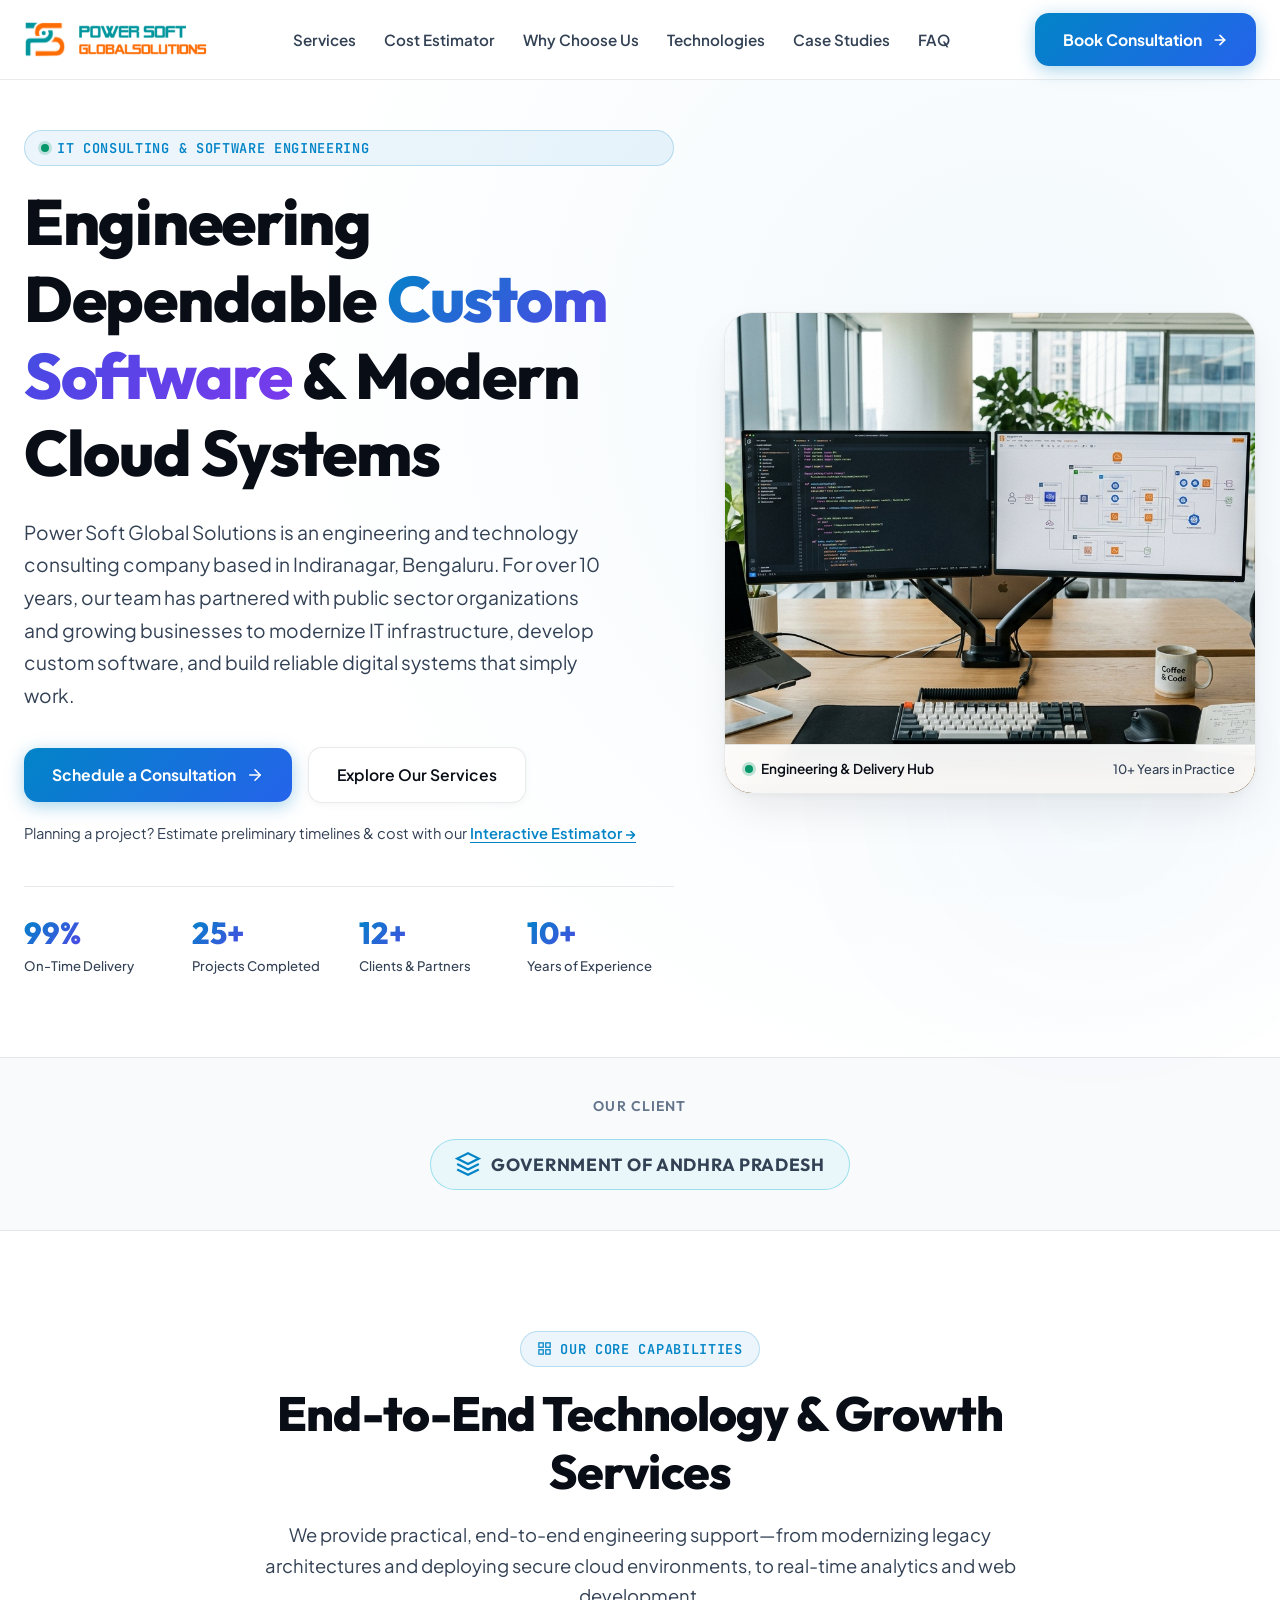
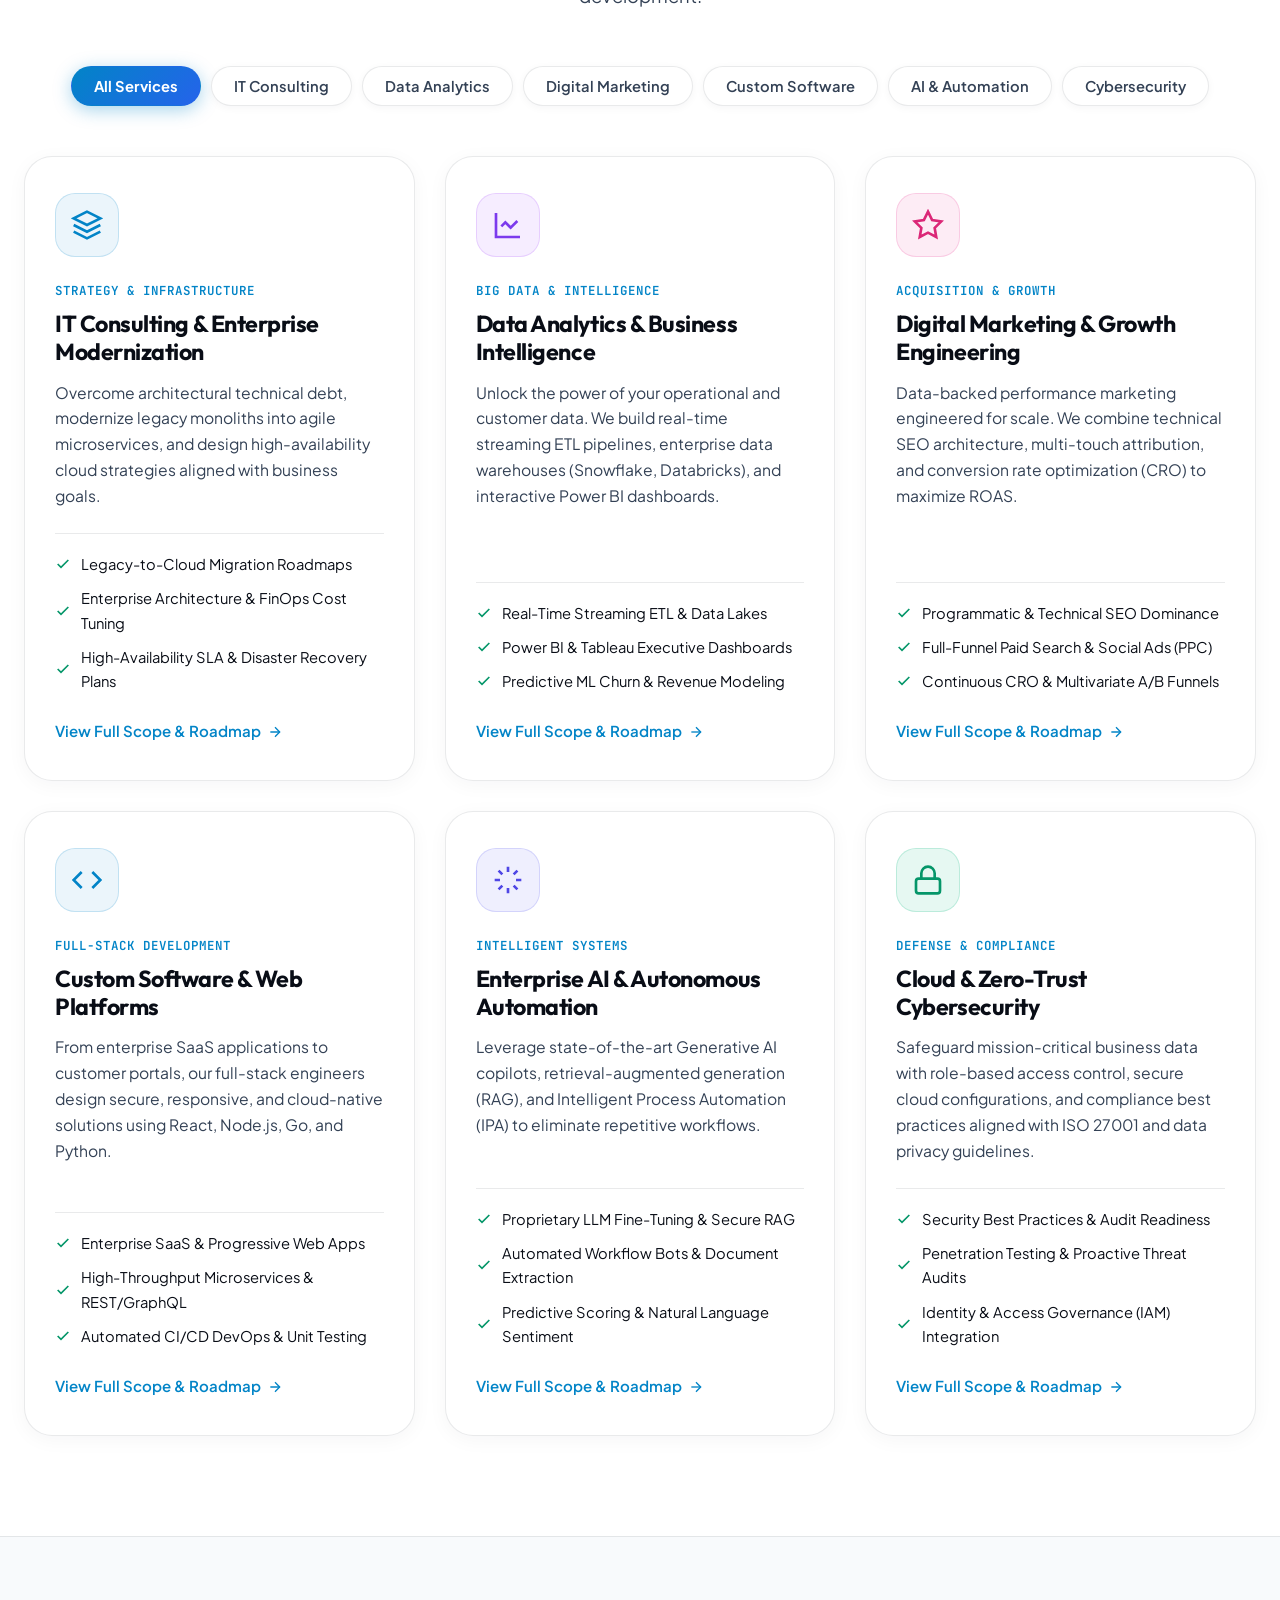
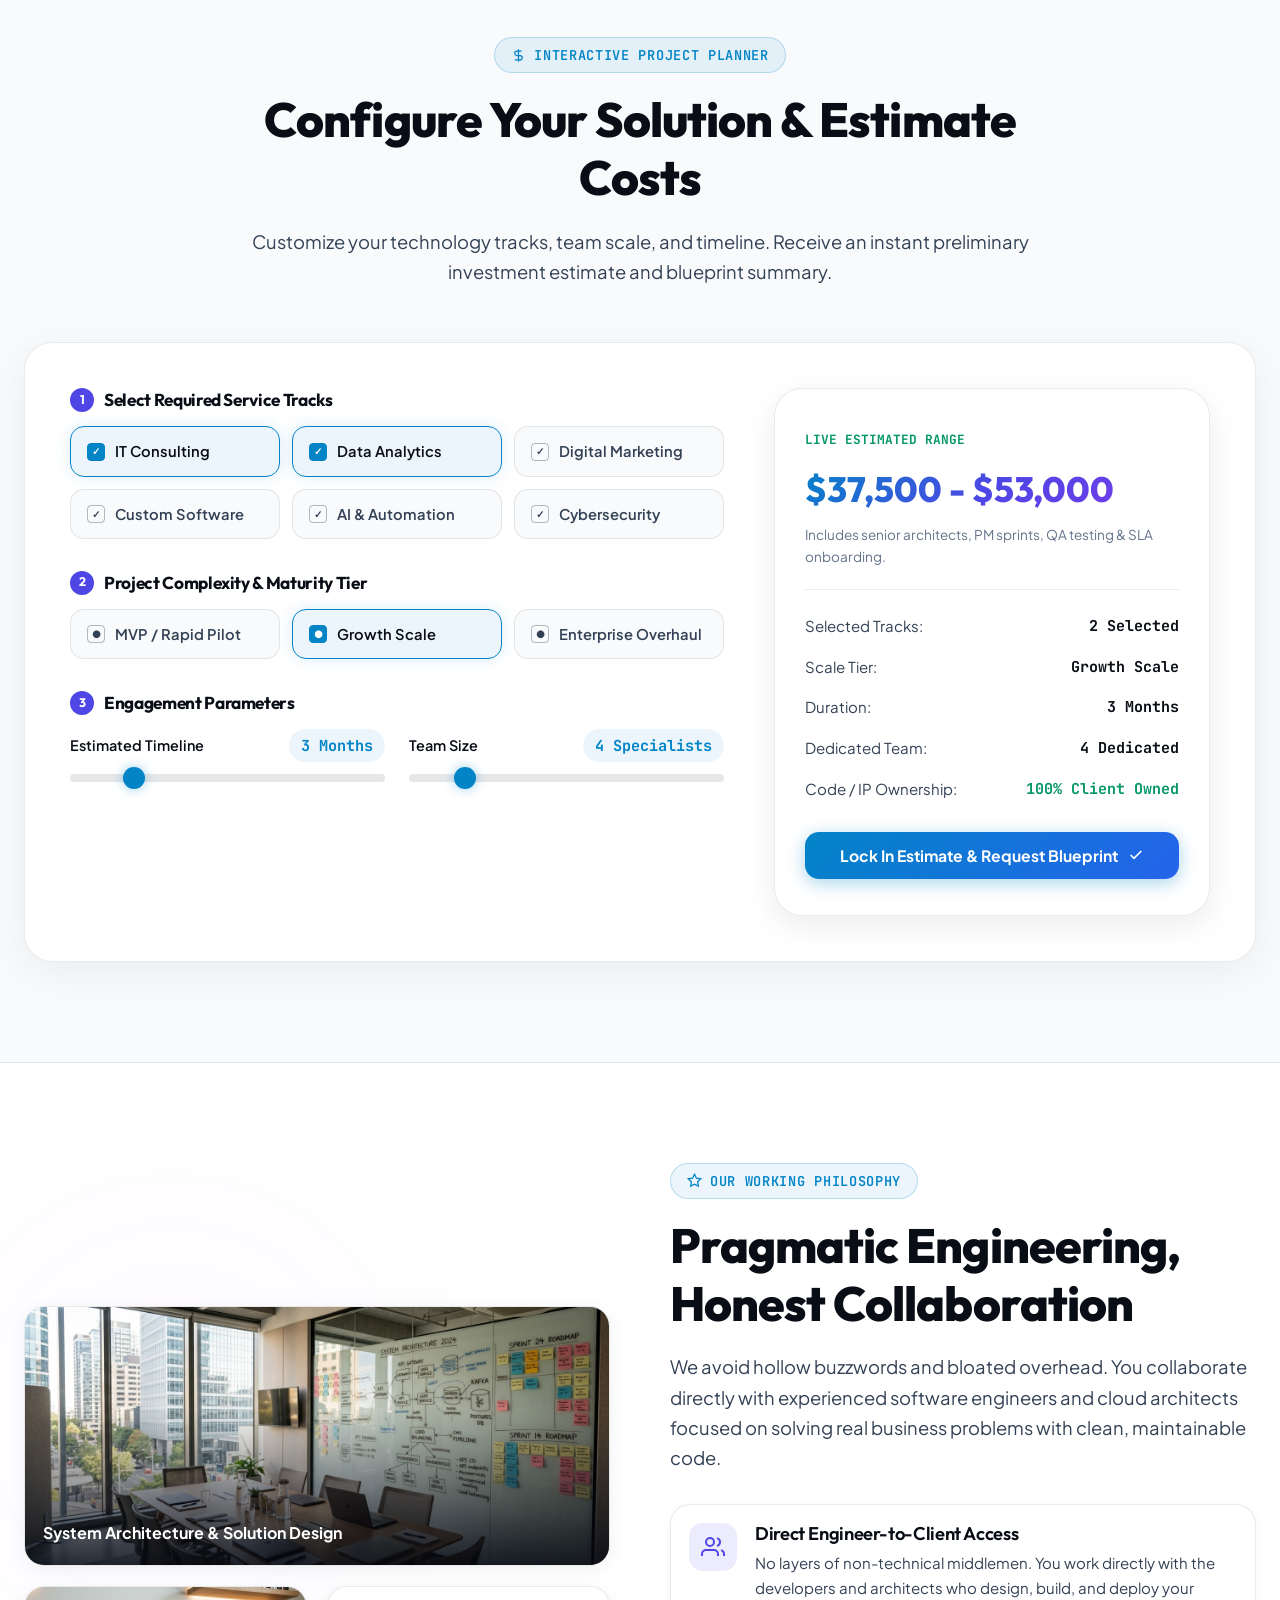
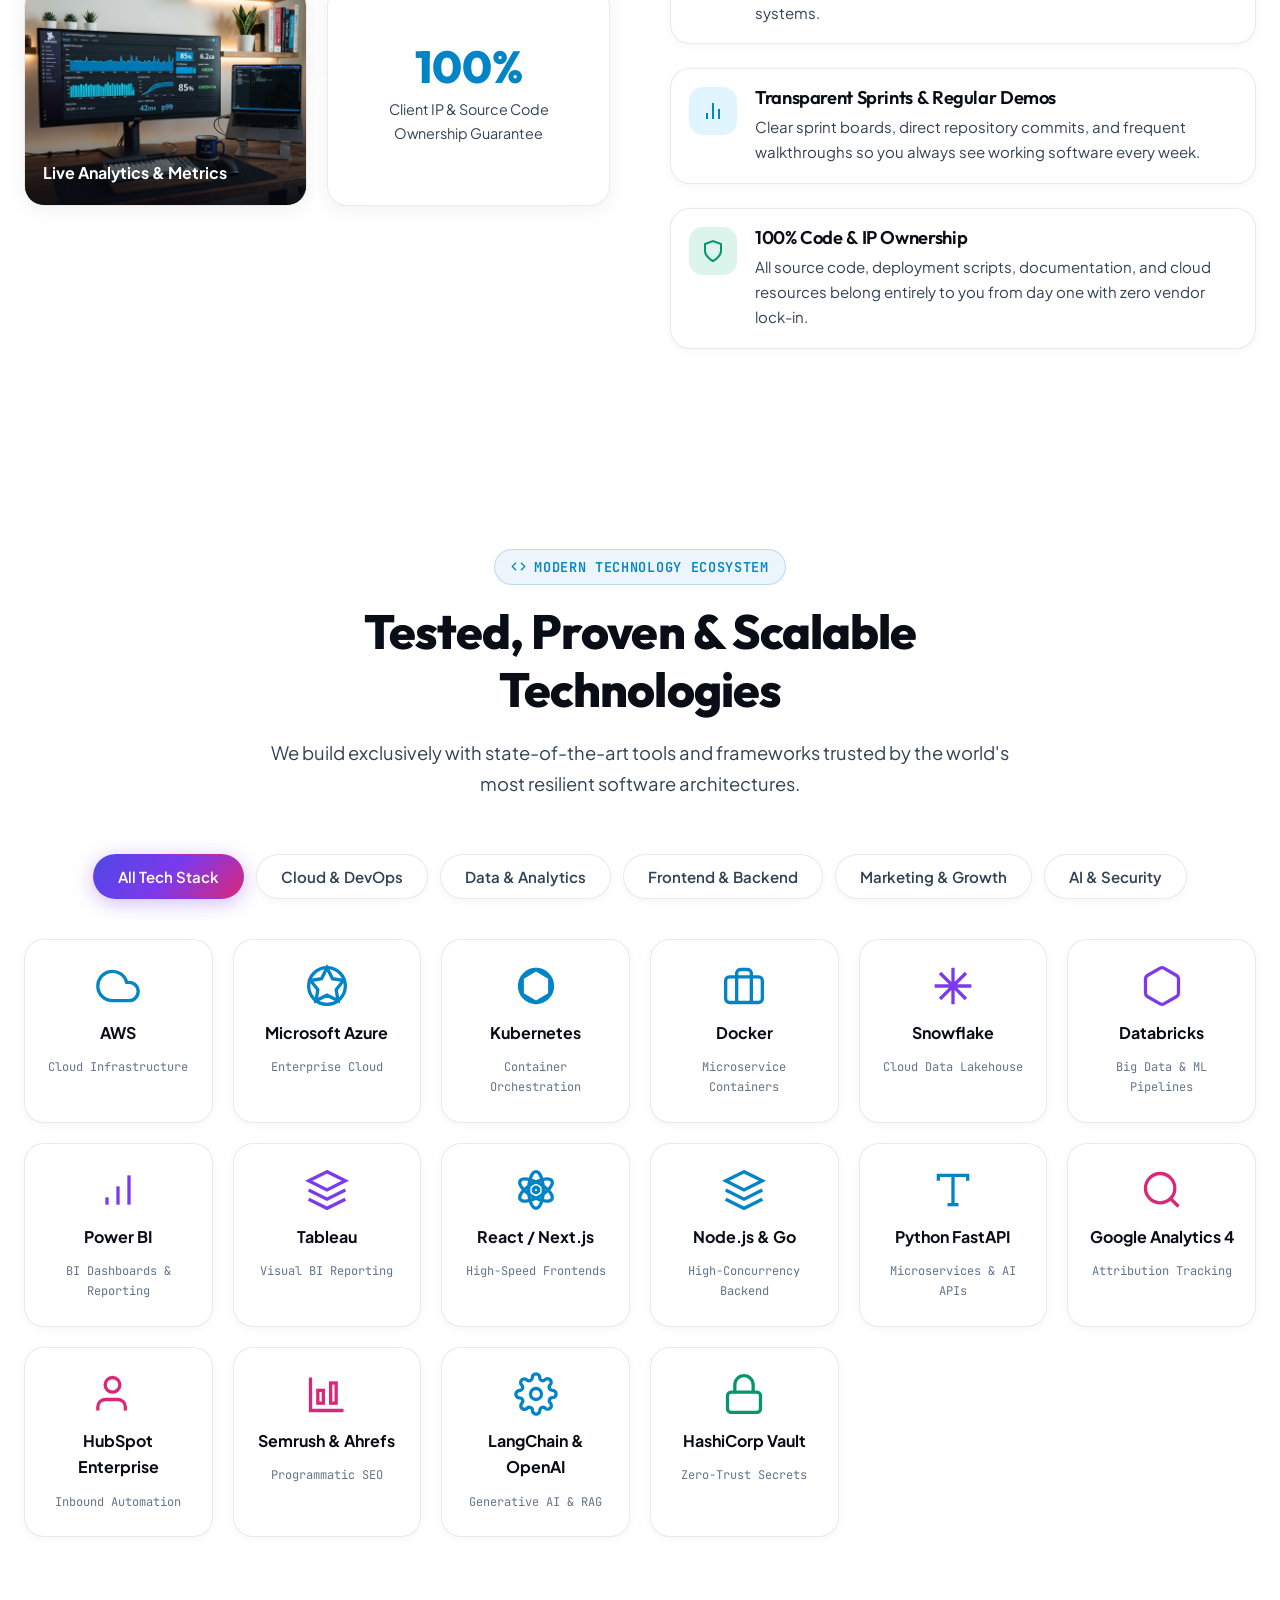
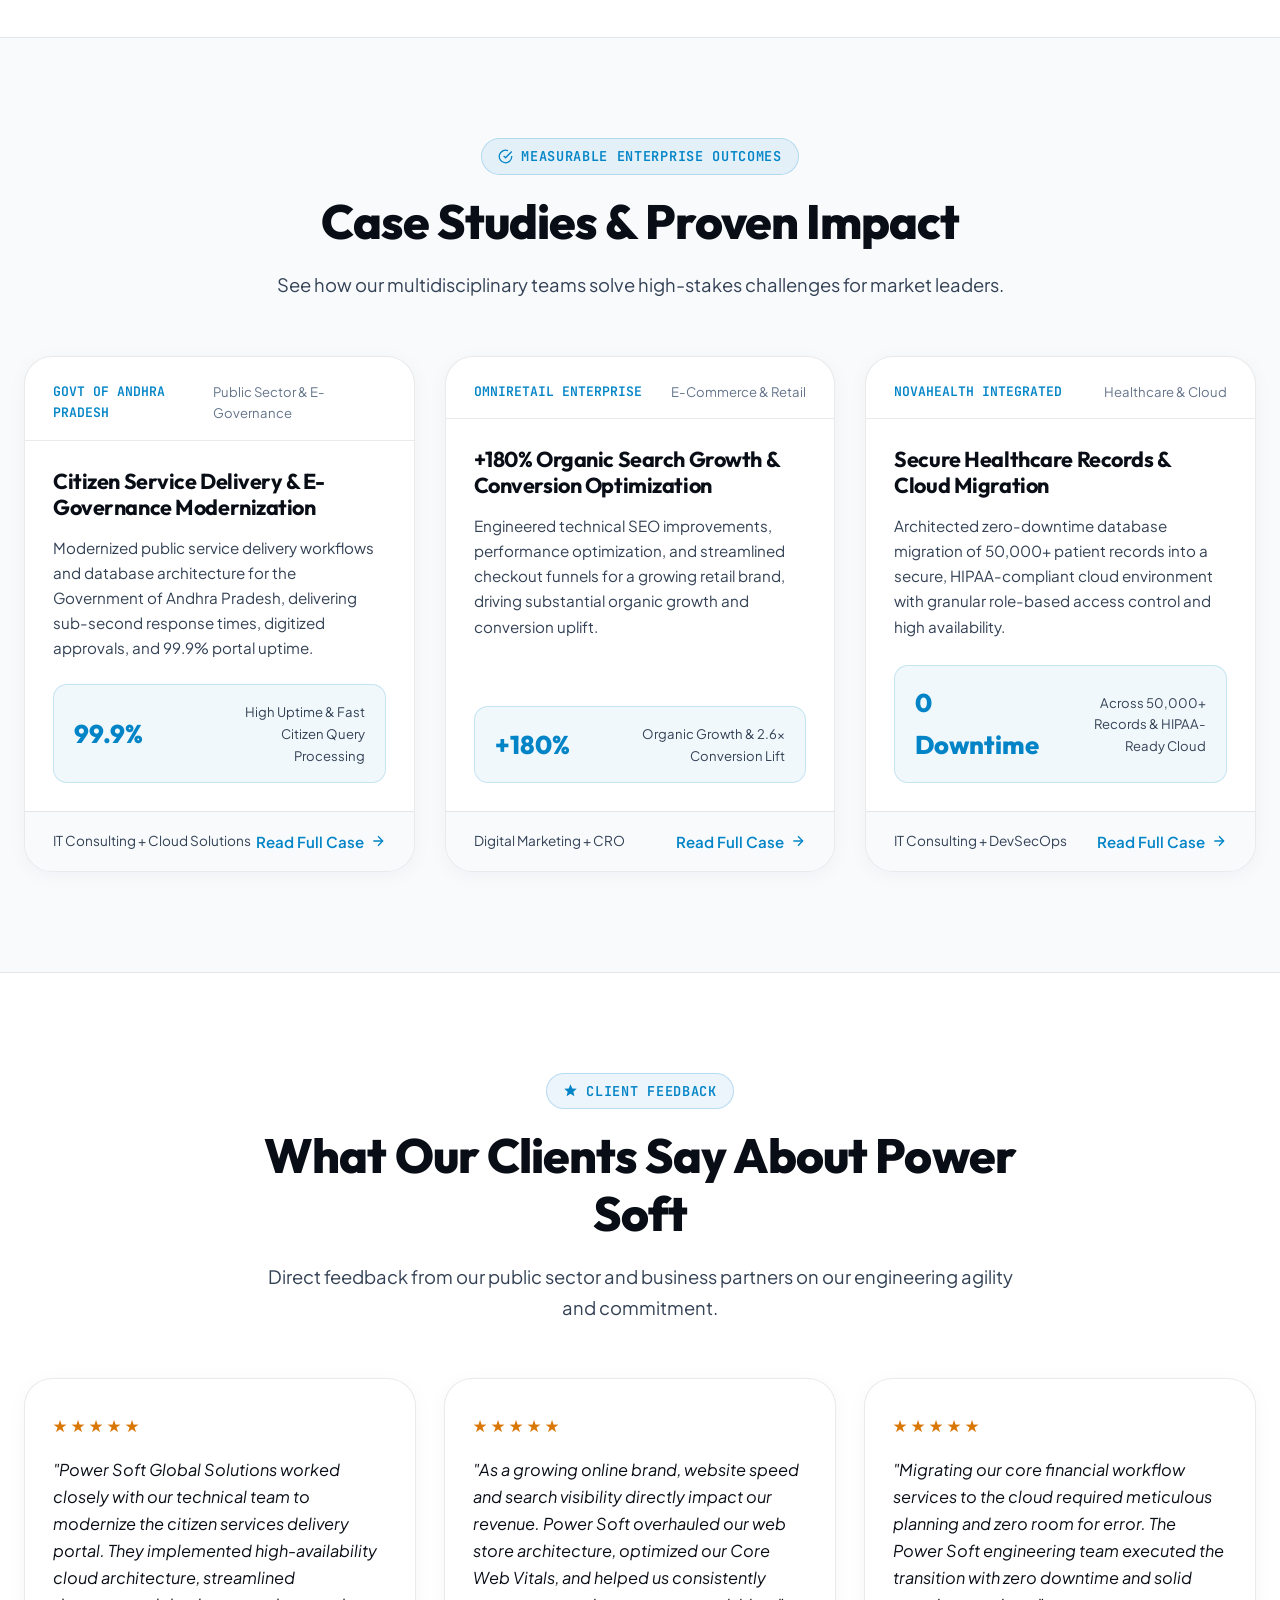
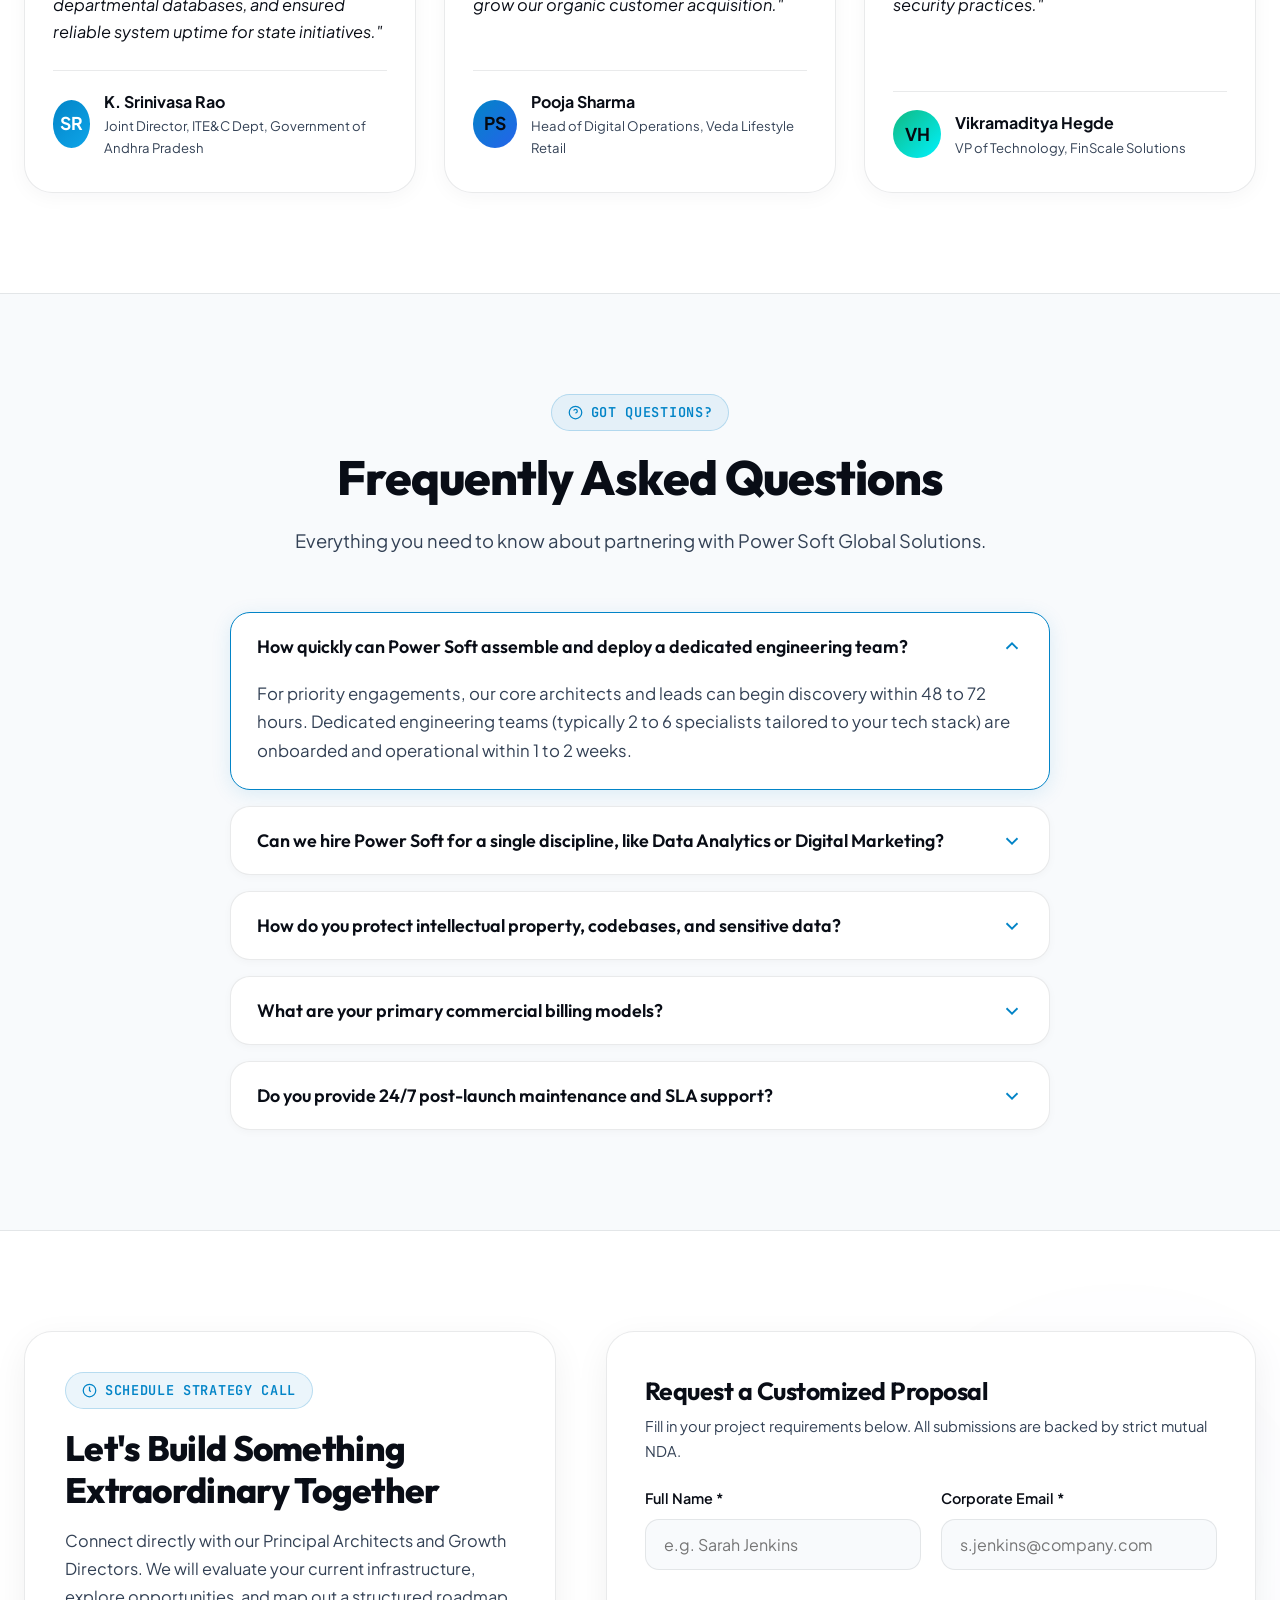
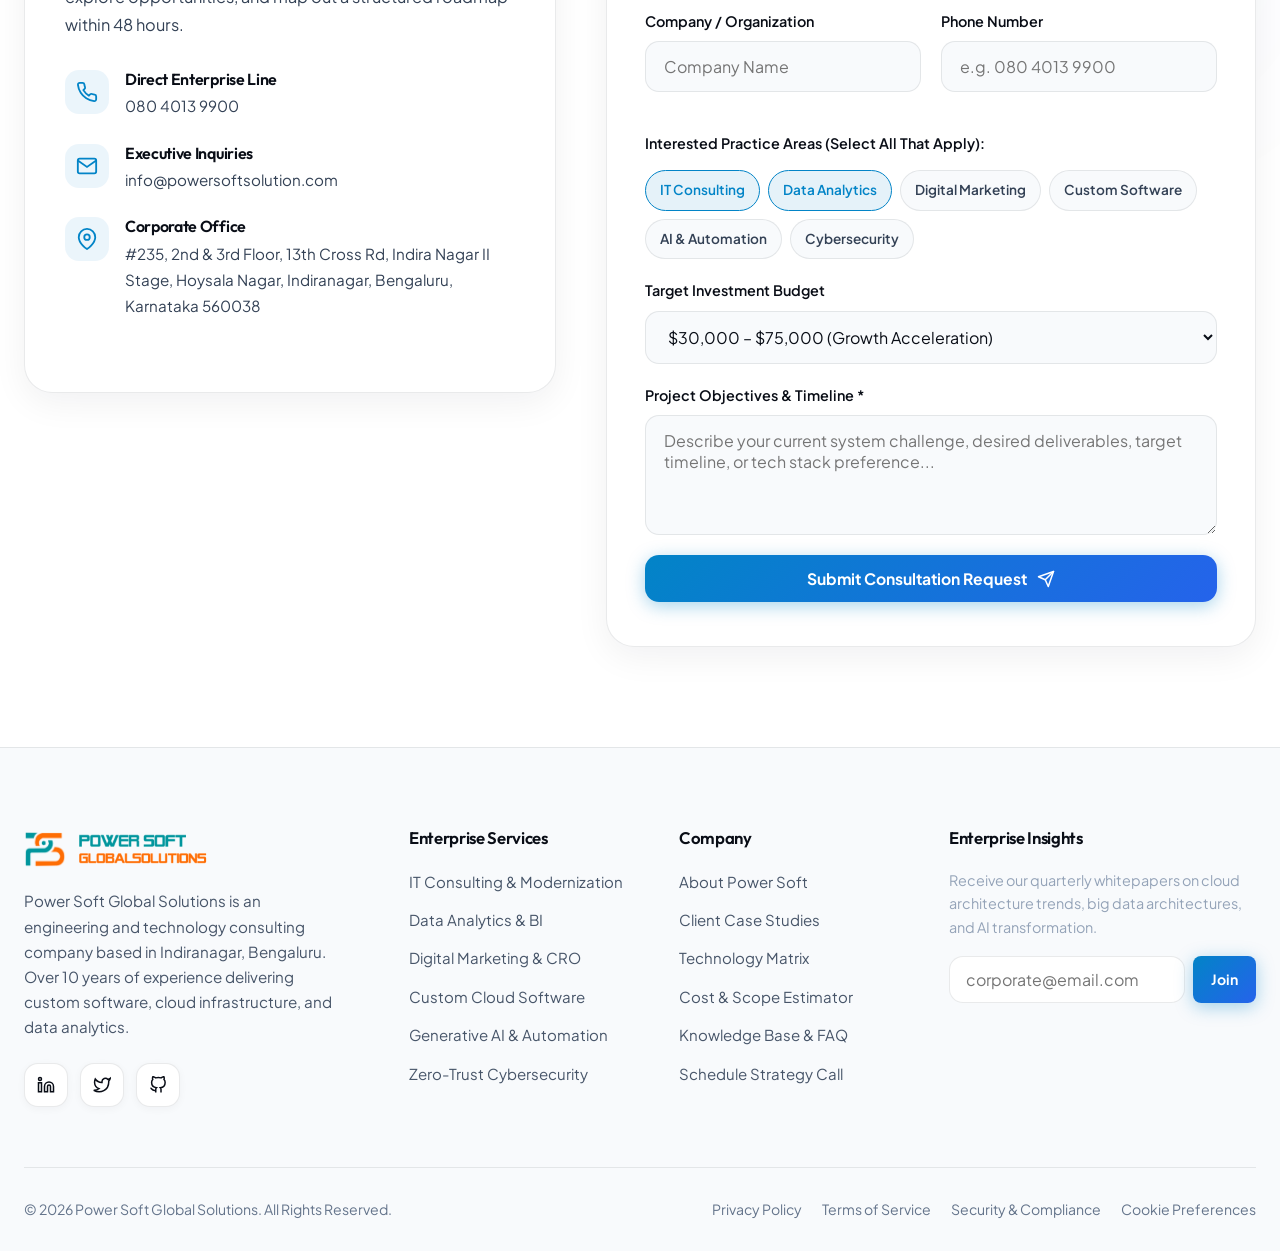
<file: index.html>
<!DOCTYPE html>
<html lang="en" data-theme="light">

<head>
  <meta charset="UTF-8">
  <meta name="viewport" content="width=device-width, initial-scale=1.0, maximum-scale=1.0, user-scalable=0">

  <!-- Primary SEO Meta Tags -->
  <title>Power Soft Global Solutions | IT Consulting, Data Analytics & Digital Marketing</title>
  <meta name="title" content="Power Soft Global Solutions | IT Consulting, Data Analytics & Digital Marketing">
  <meta name="description"
    content="Power Soft Global Solutions delivers enterprise IT Consulting, Data Analytics, Digital Marketing, AI Automation, and Cloud Engineering to accelerate global enterprise growth.">
  <meta name="keywords"
    content="IT Consulting, Data Analytics, Digital Marketing, Cloud Solutions, Enterprise Software, Power Soft Global Solutions, Business Intelligence, Big Data, Machine Learning, SEO, Performance Marketing">
  <meta name="author" content="Power Soft Global Solutions">
  <meta name="robots" content="index, follow">

  <!-- Open Graph / Facebook -->
  <meta property="og:type" content="website">
  <meta property="og:url" content="https://powersoftglobalsolutions.com/">
  <meta property="og:title" content="Power Soft Global Solutions | IT Consulting, Data Analytics & Digital Marketing">
  <meta property="og:description"
    content="Power Soft Global Solutions provides IT consulting, custom software development, cloud infrastructure, and data analytics based in Indiranagar, Bengaluru. Over 10 years of engineering experience.">
  <meta property="og:image" content="assets/images/hero-tech.jpg">

  <!-- Twitter -->
  <meta property="twitter:card" content="summary_large_image">
  <meta property="twitter:url" content="https://powersoftglobalsolutions.com/">
  <meta property="twitter:title" content="Power Soft Global Solutions | IT Consulting, Custom Software & Cloud Systems">
  <meta property="twitter:description"
    content="Power Soft Global Solutions provides IT consulting, custom software development, cloud infrastructure, and data analytics based in Indiranagar, Bengaluru. Over 10 years of engineering experience.">
  <meta property="twitter:image" content="assets/images/hero-tech.jpg">

  <!-- Favicon -->
  <link rel="icon" type="image/png" href="assets/images/logo.png">

  <!-- Stylesheet -->
  <link rel="stylesheet" href="css/style.css">
</head>

<body>

  <!-- Netlify Forms: Hidden form for Netlify build scanner to register the form -->
  <form name="consultation-request" data-netlify="true" data-netlify-honeypot="bot-field" style="display:none">
    <input name="full-name">
    <input name="email">
    <input name="company">
    <input name="phone">
    <input name="services">
    <input name="budget">
    <textarea name="message"></textarea>
    <input name="bot-field">
  </form>

  <!-- Top Scroll Progress Bar -->
  <div id="scroll-progress" aria-hidden="true"></div>

  <!-- Ambient Glowing Background Orbs -->
  <div class="bg-ambient-orb orb-1" aria-hidden="true"></div>
  <div class="bg-ambient-orb orb-2" aria-hidden="true"></div>
  <div class="bg-ambient-orb orb-3" aria-hidden="true"></div>


  <!-- Sticky Main Header Navigation -->
  <header class="main-header" id="mainHeader">
    <div class="container nav-container">
      <a href="#hero" class="brand-logo" id="brandLogo">
        <div class="logo-symbol">
          <img src="assets/images/logo.png" alt="Power Soft Global Solutions Logo" class="logo-img">
        </div>
        <div class="logo-text-group">
          <img src="assets/images/logo-text.png" alt="Power Soft Global Solutions" class="logo-text-img">
        </div>
      </a>

      <!-- Desktop Navigation Menu -->
      <nav class="nav-links" id="desktopNav" aria-label="Primary Navigation">
        <a href="#services" class="nav-link">Services</a>
        <a href="#estimator" class="nav-link">Cost Estimator</a>
        <a href="#about" class="nav-link">Why Choose Us</a>
        <a href="#tech-stack" class="nav-link">Technologies</a>
        <a href="#case-studies" class="nav-link">Case Studies</a>
        <a href="#faq" class="nav-link">FAQ</a>
      </nav>

      <!-- Desktop Nav Actions -->
      <div class="nav-actions">
        <a href="#contact" class="btn btn-primary" id="navConsultationBtn">
          <span>Book Consultation</span>
          <svg xmlns="http://www.w3.org/2000/svg" width="16" height="16" viewBox="0 0 24 24" fill="none"
            stroke="currentColor" stroke-width="2.5" stroke-linecap="round" stroke-linejoin="round">
            <line x1="5" y1="12" x2="19" y2="12"></line>
            <polyline points="12 5 19 12 12 19"></polyline>
          </svg>
        </a>
        <button class="mobile-toggle" id="mobileNavToggle" aria-label="Open Mobile Menu">
          <svg xmlns="http://www.w3.org/2000/svg" width="28" height="28" viewBox="0 0 24 24" fill="none"
            stroke="currentColor" stroke-width="2" stroke-linecap="round" stroke-linejoin="round">
            <line x1="3" y1="12" x2="21" y2="12"></line>
            <line x1="3" y1="6" x2="21" y2="6"></line>
            <line x1="3" y1="18" x2="21" y2="18"></line>
          </svg>
        </button>
      </div>
    </div>
  </header>

  <!-- Mobile Drawer Menu -->
  <div class="drawer-overlay" id="drawerOverlay" aria-hidden="true"></div>
  <aside class="mobile-drawer" id="mobileDrawer" aria-label="Mobile Navigation Drawer">
    <div class="drawer-header">
      <div class="brand-logo">
        <div class="logo-symbol" style="width:36px; height:36px;">
          <img src="assets/images/logo.png" alt="Power Soft Global Solutions Logo" class="logo-img">
        </div>
        <div class="logo-text-group">
          <img src="assets/images/logo-text.png" alt="Power Soft Global Solutions" class="logo-text-img">
        </div>
      </div>
      <button class="btn-icon" id="drawerCloseBtn" aria-label="Close Mobile Navigation">
        <svg xmlns="http://www.w3.org/2000/svg" width="20" height="20" viewBox="0 0 24 24" fill="none"
          stroke="currentColor" stroke-width="2">
          <line x1="18" y1="6" x2="6" y2="18"></line>
          <line x1="6" y1="6" x2="18" y2="18"></line>
        </svg>
      </button>
    </div>
    <div class="mobile-nav-links">
      <a href="#services" class="mobile-nav-link">Enterprise Services</a>
      <a href="#estimator" class="mobile-nav-link">Project Scope Estimator</a>
      <a href="#about" class="mobile-nav-link">About Power Soft</a>
      <a href="#tech-stack" class="mobile-nav-link">Technology Stack</a>
      <a href="#case-studies" class="mobile-nav-link">Client Case Studies</a>
      <a href="#testimonials" class="mobile-nav-link">Testimonials</a>
      <a href="#faq" class="mobile-nav-link">Common Questions</a>
      <a href="#contact" class="mobile-nav-link">Contact Us</a>
    </div>
    <div
      style="margin-top:auto; padding-top:20px; border-top:1px solid var(--border-light); display:flex; flex-direction:column; gap:12px;">
      <a href="#contact" class="btn btn-primary" style="width:100%; text-align:center;">Schedule Strategy Call</a>
    </div>
  </aside>

  <main>
    <!-- ==========================================================================
         Hero Section
         ========================================================================== -->
    <section class="hero-section" id="hero">
      <div class="container hero-grid">
        <!-- Hero Left Content -->
        <div class="hero-content">
          <div class="badge-tag">
            <span class="badge-status-dot"></span>
            <span>IT Consulting &amp; Software Engineering</span>
          </div>

          <h1 class="hero-title">
            Engineering Dependable <span class="text-gradient">Custom Software</span> &amp; Modern Cloud Systems
          </h1>

          <p class="hero-description">
            Power Soft Global Solutions is an engineering and technology consulting company based in Indiranagar,
            Bengaluru. For over 10 years, our team has partnered with public sector organizations and growing businesses
            to modernize IT infrastructure, develop custom software, and build reliable digital systems that simply
            work.
          </p>

          <div class="hero-actions">
            <a href="#contact" class="btn btn-primary" id="heroContactBtn">
              <span>Schedule a Consultation</span>
              <svg xmlns="http://www.w3.org/2000/svg" width="18" height="18" viewBox="0 0 24 24" fill="none"
                stroke="currentColor" stroke-width="2" stroke-linecap="round" stroke-linejoin="round">
                <path d="M5 12h14"></path>
                <path d="m12 5 7 7-7 7"></path>
              </svg>
            </a>
            <a href="#services" class="btn btn-secondary" id="heroExploreBtn">
              <span>Explore Our Services</span>
            </a>
          </div>

          <div class="hero-subtext">
            <span>Planning a project? Estimate preliminary timelines &amp; cost with our </span>
            <a href="#estimator" class="hero-inline-link">Interactive Estimator &rarr;</a>
          </div>

          <!-- Hero Metrics & Counters -->
          <div class="hero-stats">
            <div class="stat-item">
              <span class="stat-number" data-target="99" data-suffix="%">0%</span>
              <span class="stat-label">On-Time Delivery</span>
            </div>
            <div class="stat-item">
              <span class="stat-number" data-target="25" data-suffix="+">0</span>
              <span class="stat-label">Projects Completed</span>
            </div>
            <div class="stat-item">
              <span class="stat-number" data-target="12" data-suffix="+">0</span>
              <span class="stat-label">Clients &amp; Partners</span>
            </div>
            <div class="stat-item">
              <span class="stat-number" data-target="10" data-suffix="+">0</span>
              <span class="stat-label">Years of Experience</span>
            </div>
          </div>
        </div>

        <!-- Hero Right Visual Showcase -->
        <div class="hero-visual-wrapper">
          <div class="hero-card-frame">
            <img src="assets/images/hero-tech.jpg"
              alt="Power Soft Global Solutions Cloud Engineering and Code Workstation" class="hero-card-image"
              loading="eager" width="900" height="500">
            <div class="hero-card-caption">
              <div class="caption-location">
                <span class="pulse-indicator"></span>
                <span>Engineering &amp; Delivery Hub</span>
              </div>
              <span class="caption-tag">10+ Years in Practice</span>
            </div>
          </div>
        </div>
      </div>
    </section>

    <!-- ==========================================================================
         Trust Bar & Enterprise Ecosystem
         ========================================================================== -->
    <section class="trust-bar-section" aria-label="Trusted Enterprise Clients">
      <div class="container">
        <h2 class="trust-title">Our Client</h2>
        <div class="client-logos-marquee" style="justify-content:center;">
          <div class="client-badge"
            style="border:1px solid rgba(6,182,212,0.35);background:rgba(6,182,212,0.06);padding:10px 24px;border-radius:9999px;opacity:1;">
            <svg xmlns="http://www.w3.org/2000/svg" viewBox="0 0 24 24" fill="none" stroke="currentColor"
              stroke-width="2" style="color:var(--accent-cyan);width:26px;height:26px;">
              <path d="M12 2L2 7l10 5 10-5-10-5z"></path>
              <path d="M2 17l10 5 10-5"></path>
              <path d="M2 12l10 5 10-5"></path>
            </svg>
            <span style="font-weight:700;color:var(--text-bright);letter-spacing:0.04em;">GOVERNMENT OF ANDHRA
              PRADESH</span>
          </div>
        </div>
      </div>
    </section>

    <!-- ==========================================================================
         Services Suite (Filterable, Interactive)
         ========================================================================== -->
    <section class="section-spacing" id="services">
      <div class="container">
        <header class="section-header">
          <div class="badge-tag">
            <svg xmlns="http://www.w3.org/2000/svg" viewBox="0 0 24 24" fill="none" stroke="currentColor"
              stroke-width="2">
              <rect x="3" y="3" width="7" height="7"></rect>
              <rect x="14" y="3" width="7" height="7"></rect>
              <rect x="14" y="14" width="7" height="7"></rect>
              <rect x="3" y="14" width="7" height="7"></rect>
            </svg>
            <span>Our Core Capabilities</span>
          </div>
          <h2 class="section-title">End-to-End Technology &amp; Growth Services</h2>
          <p class="section-subtitle">
            We provide practical, end-to-end engineering support—from modernizing legacy architectures and deploying
            secure cloud environments, to real-time analytics and web development.
          </p>
        </header>

        <!-- Service Category Filters -->
        <div class="services-filters" role="tablist" aria-label="Filter Services">
          <button class="filter-btn active" data-filter="all" role="tab">All Services</button>
          <button class="filter-btn" data-filter="it-consulting" role="tab">IT Consulting</button>
          <button class="filter-btn" data-filter="data-analytics" role="tab">Data Analytics</button>
          <button class="filter-btn" data-filter="digital-marketing" role="tab">Digital Marketing</button>
          <button class="filter-btn" data-filter="custom-software" role="tab">Custom Software</button>
          <button class="filter-btn" data-filter="ai-automation" role="tab">AI & Automation</button>
          <button class="filter-btn" data-filter="cybersecurity" role="tab">Cybersecurity</button>
        </div>

        <!-- Services Grid -->
        <div class="services-grid" id="servicesContainer">

          <!-- Service 1: IT Consulting -->
          <article class="service-card" data-category="it-consulting" id="service-it-consulting">
            <div class="service-icon-box">
              <svg xmlns="http://www.w3.org/2000/svg" width="32" height="32" viewBox="0 0 24 24" fill="none"
                stroke="currentColor" stroke-width="2">
                <polygon points="12 2 2 7 12 12 22 7 12 2"></polygon>
                <polyline points="2 17 12 22 22 17"></polyline>
                <polyline points="2 12 12 17 22 12"></polyline>
              </svg>
            </div>
            <span class="service-category">Strategy & Infrastructure</span>
            <h3 class="service-title">IT Consulting & Enterprise Modernization</h3>
            <p class="service-desc">
              Overcome architectural technical debt, modernize legacy monoliths into agile microservices, and design
              high-availability cloud strategies aligned with business goals.
            </p>
            <ul class="service-features">
              <li class="service-feature-item">
                <svg xmlns="http://www.w3.org/2000/svg" viewBox="0 0 24 24" fill="none" stroke="currentColor"
                  stroke-width="2.5">
                  <polyline points="20 6 9 17 4 12"></polyline>
                </svg>
                <span>Legacy-to-Cloud Migration Roadmaps</span>
              </li>
              <li class="service-feature-item">
                <svg xmlns="http://www.w3.org/2000/svg" viewBox="0 0 24 24" fill="none" stroke="currentColor"
                  stroke-width="2.5">
                  <polyline points="20 6 9 17 4 12"></polyline>
                </svg>
                <span>Enterprise Architecture & FinOps Cost Tuning</span>
              </li>
              <li class="service-feature-item">
                <svg xmlns="http://www.w3.org/2000/svg" viewBox="0 0 24 24" fill="none" stroke="currentColor"
                  stroke-width="2.5">
                  <polyline points="20 6 9 17 4 12"></polyline>
                </svg>
                <span>High-Availability SLA & Disaster Recovery Plans</span>
              </li>
            </ul>
            <div class="service-card-action">
              <a href="#" class="learn-more-link service-modal-trigger" data-service="it-consulting"
                aria-label="View detailed IT Consulting deliverables">
                <span>View Full Scope & Roadmap</span>
                <svg xmlns="http://www.w3.org/2000/svg" width="16" height="16" viewBox="0 0 24 24" fill="none"
                  stroke="currentColor" stroke-width="2">
                  <path d="M5 12h14"></path>
                  <path d="m12 5 7 7-7 7"></path>
                </svg>
              </a>
            </div>
          </article>

          <!-- Service 2: Data Analytics -->
          <article class="service-card" data-category="data-analytics" id="service-data-analytics">
            <div class="service-icon-box"
              style="color:var(--accent-purple); background:rgba(168,85,247,0.1); border-color:rgba(168,85,247,0.2);">
              <svg xmlns="http://www.w3.org/2000/svg" width="32" height="32" viewBox="0 0 24 24" fill="none"
                stroke="currentColor" stroke-width="2">
                <path d="M3 3v18h18"></path>
                <path d="m19 9-5 5-4-4-3 3"></path>
              </svg>
            </div>
            <span class="service-category">Big Data & Intelligence</span>
            <h3 class="service-title">Data Analytics & Business Intelligence</h3>
            <p class="service-desc">
              Unlock the power of your operational and customer data. We build real-time streaming ETL pipelines,
              enterprise data warehouses (Snowflake, Databricks), and interactive Power BI dashboards.
            </p>
            <ul class="service-features">
              <li class="service-feature-item">
                <svg xmlns="http://www.w3.org/2000/svg" viewBox="0 0 24 24" fill="none" stroke="currentColor"
                  stroke-width="2.5">
                  <polyline points="20 6 9 17 4 12"></polyline>
                </svg>
                <span>Real-Time Streaming ETL & Data Lakes</span>
              </li>
              <li class="service-feature-item">
                <svg xmlns="http://www.w3.org/2000/svg" viewBox="0 0 24 24" fill="none" stroke="currentColor"
                  stroke-width="2.5">
                  <polyline points="20 6 9 17 4 12"></polyline>
                </svg>
                <span>Power BI & Tableau Executive Dashboards</span>
              </li>
              <li class="service-feature-item">
                <svg xmlns="http://www.w3.org/2000/svg" viewBox="0 0 24 24" fill="none" stroke="currentColor"
                  stroke-width="2.5">
                  <polyline points="20 6 9 17 4 12"></polyline>
                </svg>
                <span>Predictive ML Churn & Revenue Modeling</span>
              </li>
            </ul>
            <div class="service-card-action">
              <a href="#" class="learn-more-link service-modal-trigger" data-service="data-analytics"
                aria-label="View Data Analytics deliverables">
                <span>View Full Scope & Roadmap</span>
                <svg xmlns="http://www.w3.org/2000/svg" width="16" height="16" viewBox="0 0 24 24" fill="none"
                  stroke="currentColor" stroke-width="2">
                  <path d="M5 12h14"></path>
                  <path d="m12 5 7 7-7 7"></path>
                </svg>
              </a>
            </div>
          </article>

          <!-- Service 3: Digital Marketing -->
          <article class="service-card" data-category="digital-marketing" id="service-digital-marketing">
            <div class="service-icon-box"
              style="color:var(--accent-pink); background:rgba(236,72,153,0.1); border-color:rgba(236,72,153,0.2);">
              <svg xmlns="http://www.w3.org/2000/svg" width="32" height="32" viewBox="0 0 24 24" fill="none"
                stroke="currentColor" stroke-width="2">
                <polygon
                  points="12 2 15.09 8.26 22 9.27 17 14.14 18.18 21.02 12 17.77 5.82 21.02 7 14.14 2 9.27 8.91 8.26 12 2">
                </polygon>
              </svg>
            </div>
            <span class="service-category">Acquisition & Growth</span>
            <h3 class="service-title">Digital Marketing & Growth Engineering</h3>
            <p class="service-desc">
              Data-backed performance marketing engineered for scale. We combine technical SEO architecture, multi-touch
              attribution, and conversion rate optimization (CRO) to maximize ROAS.
            </p>
            <ul class="service-features">
              <li class="service-feature-item">
                <svg xmlns="http://www.w3.org/2000/svg" viewBox="0 0 24 24" fill="none" stroke="currentColor"
                  stroke-width="2.5">
                  <polyline points="20 6 9 17 4 12"></polyline>
                </svg>
                <span>Programmatic & Technical SEO Dominance</span>
              </li>
              <li class="service-feature-item">
                <svg xmlns="http://www.w3.org/2000/svg" viewBox="0 0 24 24" fill="none" stroke="currentColor"
                  stroke-width="2.5">
                  <polyline points="20 6 9 17 4 12"></polyline>
                </svg>
                <span>Full-Funnel Paid Search & Social Ads (PPC)</span>
              </li>
              <li class="service-feature-item">
                <svg xmlns="http://www.w3.org/2000/svg" viewBox="0 0 24 24" fill="none" stroke="currentColor"
                  stroke-width="2.5">
                  <polyline points="20 6 9 17 4 12"></polyline>
                </svg>
                <span>Continuous CRO & Multivariate A/B Funnels</span>
              </li>
            </ul>
            <div class="service-card-action">
              <a href="#" class="learn-more-link service-modal-trigger" data-service="digital-marketing"
                aria-label="View Digital Marketing deliverables">
                <span>View Full Scope & Roadmap</span>
                <svg xmlns="http://www.w3.org/2000/svg" width="16" height="16" viewBox="0 0 24 24" fill="none"
                  stroke="currentColor" stroke-width="2">
                  <path d="M5 12h14"></path>
                  <path d="m12 5 7 7-7 7"></path>
                </svg>
              </a>
            </div>
          </article>

          <!-- Service 4: Custom Software Engineering -->
          <article class="service-card" data-category="custom-software" id="service-custom-software">
            <div class="service-icon-box">
              <svg xmlns="http://www.w3.org/2000/svg" width="32" height="32" viewBox="0 0 24 24" fill="none"
                stroke="currentColor" stroke-width="2">
                <polyline points="16 18 22 12 16 6"></polyline>
                <polyline points="8 6 2 12 8 18"></polyline>
              </svg>
            </div>
            <span class="service-category">Full-Stack Development</span>
            <h3 class="service-title">Custom Software & Web Platforms</h3>
            <p class="service-desc">
              From enterprise SaaS applications to customer portals, our full-stack engineers design secure, responsive,
              and cloud-native solutions using React, Node.js, Go, and Python.
            </p>
            <ul class="service-features">
              <li class="service-feature-item">
                <svg xmlns="http://www.w3.org/2000/svg" viewBox="0 0 24 24" fill="none" stroke="currentColor"
                  stroke-width="2.5">
                  <polyline points="20 6 9 17 4 12"></polyline>
                </svg>
                <span>Enterprise SaaS & Progressive Web Apps</span>
              </li>
              <li class="service-feature-item">
                <svg xmlns="http://www.w3.org/2000/svg" viewBox="0 0 24 24" fill="none" stroke="currentColor"
                  stroke-width="2.5">
                  <polyline points="20 6 9 17 4 12"></polyline>
                </svg>
                <span>High-Throughput Microservices & REST/GraphQL</span>
              </li>
              <li class="service-feature-item">
                <svg xmlns="http://www.w3.org/2000/svg" viewBox="0 0 24 24" fill="none" stroke="currentColor"
                  stroke-width="2.5">
                  <polyline points="20 6 9 17 4 12"></polyline>
                </svg>
                <span>Automated CI/CD DevOps & Unit Testing</span>
              </li>
            </ul>
            <div class="service-card-action">
              <a href="#" class="learn-more-link service-modal-trigger" data-service="custom-software"
                aria-label="View Custom Software deliverables">
                <span>View Full Scope & Roadmap</span>
                <svg xmlns="http://www.w3.org/2000/svg" width="16" height="16" viewBox="0 0 24 24" fill="none"
                  stroke="currentColor" stroke-width="2">
                  <path d="M5 12h14"></path>
                  <path d="m12 5 7 7-7 7"></path>
                </svg>
              </a>
            </div>
          </article>

          <!-- Service 5: AI & Automation -->
          <article class="service-card" data-category="ai-automation" id="service-ai-automation">
            <div class="service-icon-box"
              style="color:var(--accent-indigo); background:rgba(99,102,241,0.1); border-color:rgba(99,102,241,0.2);">
              <svg xmlns="http://www.w3.org/2000/svg" width="32" height="32" viewBox="0 0 24 24" fill="none"
                stroke="currentColor" stroke-width="2">
                <path
                  d="M12 2v4M12 18v4M4.93 4.93l2.83 2.83M16.24 16.24l2.83 2.83M2 12h4M18 12h4M4.93 19.07l2.83-2.83M16.24 7.76l2.83-2.83">
                </path>
              </svg>
            </div>
            <span class="service-category">Intelligent Systems</span>
            <h3 class="service-title">Enterprise AI & Autonomous Automation</h3>
            <p class="service-desc">
              Leverage state-of-the-art Generative AI copilots, retrieval-augmented generation (RAG), and Intelligent
              Process Automation (IPA) to eliminate repetitive workflows.
            </p>
            <ul class="service-features">
              <li class="service-feature-item">
                <svg xmlns="http://www.w3.org/2000/svg" viewBox="0 0 24 24" fill="none" stroke="currentColor"
                  stroke-width="2.5">
                  <polyline points="20 6 9 17 4 12"></polyline>
                </svg>
                <span>Proprietary LLM Fine-Tuning & Secure RAG</span>
              </li>
              <li class="service-feature-item">
                <svg xmlns="http://www.w3.org/2000/svg" viewBox="0 0 24 24" fill="none" stroke="currentColor"
                  stroke-width="2.5">
                  <polyline points="20 6 9 17 4 12"></polyline>
                </svg>
                <span>Automated Workflow Bots & Document Extraction</span>
              </li>
              <li class="service-feature-item">
                <svg xmlns="http://www.w3.org/2000/svg" viewBox="0 0 24 24" fill="none" stroke="currentColor"
                  stroke-width="2.5">
                  <polyline points="20 6 9 17 4 12"></polyline>
                </svg>
                <span>Predictive Scoring & Natural Language Sentiment</span>
              </li>
            </ul>
            <div class="service-card-action">
              <a href="#" class="learn-more-link service-modal-trigger" data-service="ai-automation"
                aria-label="View AI & Automation deliverables">
                <span>View Full Scope & Roadmap</span>
                <svg xmlns="http://www.w3.org/2000/svg" width="16" height="16" viewBox="0 0 24 24" fill="none"
                  stroke="currentColor" stroke-width="2">
                  <path d="M5 12h14"></path>
                  <path d="m12 5 7 7-7 7"></path>
                </svg>
              </a>
            </div>
          </article>

          <!-- Service 6: Cybersecurity & DevSecOps -->
          <article class="service-card" data-category="cybersecurity" id="service-cybersecurity">
            <div class="service-icon-box"
              style="color:var(--accent-emerald); background:rgba(16,185,129,0.1); border-color:rgba(16,185,129,0.2);">
              <svg xmlns="http://www.w3.org/2000/svg" width="32" height="32" viewBox="0 0 24 24" fill="none"
                stroke="currentColor" stroke-width="2">
                <rect x="3" y="11" width="18" height="11" rx="2" ry="2"></rect>
                <path d="M7 11V7a5 5 0 0 1 10 0v4"></path>
              </svg>
            </div>
            <span class="service-category">Defense & Compliance</span>
            <h3 class="service-title">Cloud & Zero-Trust Cybersecurity</h3>
            <p class="service-desc">
              Safeguard mission-critical business data with role-based access control, secure cloud configurations,
              and compliance best practices aligned with ISO 27001 and data privacy guidelines.
            </p>
            <ul class="service-features">
              <li class="service-feature-item">
                <svg xmlns="http://www.w3.org/2000/svg" viewBox="0 0 24 24" fill="none" stroke="currentColor"
                  stroke-width="2.5">
                  <polyline points="20 6 9 17 4 12"></polyline>
                </svg>
                <span>Security Best Practices &amp; Audit Readiness</span>
              </li>
              <li class="service-feature-item">
                <svg xmlns="http://www.w3.org/2000/svg" viewBox="0 0 24 24" fill="none" stroke="currentColor"
                  stroke-width="2.5">
                  <polyline points="20 6 9 17 4 12"></polyline>
                </svg>
                <span>Penetration Testing & Proactive Threat Audits</span>
              </li>
              <li class="service-feature-item">
                <svg xmlns="http://www.w3.org/2000/svg" viewBox="0 0 24 24" fill="none" stroke="currentColor"
                  stroke-width="2.5">
                  <polyline points="20 6 9 17 4 12"></polyline>
                </svg>
                <span>Identity & Access Governance (IAM) Integration</span>
              </li>
            </ul>
            <div class="service-card-action">
              <a href="#" class="learn-more-link service-modal-trigger" data-service="cybersecurity"
                aria-label="View Cybersecurity deliverables">
                <span>View Full Scope & Roadmap</span>
                <svg xmlns="http://www.w3.org/2000/svg" width="16" height="16" viewBox="0 0 24 24" fill="none"
                  stroke="currentColor" stroke-width="2">
                  <path d="M5 12h14"></path>
                  <path d="m12 5 7 7-7 7"></path>
                </svg>
              </a>
            </div>
          </article>

        </div>
      </div>
    </section>

    <!-- ==========================================================================
         Interactive Enterprise Scope & Cost Estimator
         ========================================================================== -->
    <section class="section-spacing section-alternate" id="estimator">
      <div class="container">
        <header class="section-header">
          <div class="badge-tag">
            <svg xmlns="http://www.w3.org/2000/svg" viewBox="0 0 24 24" fill="none" stroke="currentColor"
              stroke-width="2">
              <path d="M12 2v20M17 5H9.5a3.5 3.5 0 0 0 0 7h5a3.5 3.5 0 0 1 0 7H6"></path>
            </svg>
            <span>Interactive Project Planner</span>
          </div>
          <h2 class="section-title">Configure Your Solution & Estimate Costs</h2>
          <p class="section-subtitle">
            Customize your technology tracks, team scale, and timeline. Receive an instant preliminary investment
            estimate and blueprint summary.
          </p>
        </header>

        <div class="estimator-card">
          <div class="estimator-layout">

            <!-- Controls Column -->
            <div class="estimator-controls">

              <!-- Step 1: Select Service Capabilities -->
              <div>
                <h3 class="estimator-group-title">
                  <span class="step-num">1</span>
                  <span>Select Required Service Tracks</span>
                </h3>
                <div class="chip-grid">
                  <div class="chip-option">
                    <input type="checkbox" id="est-it" class="estimator-service-check" value="IT Consulting"
                      data-base-cost="6000" checked>
                    <label for="est-it" class="chip-label">
                      <span class="chip-indicator">✓</span>
                      <span>IT Consulting</span>
                    </label>
                  </div>

                  <div class="chip-option">
                    <input type="checkbox" id="est-data" class="estimator-service-check" value="Data Analytics"
                      data-base-cost="6500" checked>
                    <label for="est-data" class="chip-label">
                      <span class="chip-indicator">✓</span>
                      <span>Data Analytics</span>
                    </label>
                  </div>

                  <div class="chip-option">
                    <input type="checkbox" id="est-mkt" class="estimator-service-check" value="Digital Marketing"
                      data-base-cost="4500">
                    <label for="est-mkt" class="chip-label">
                      <span class="chip-indicator">✓</span>
                      <span>Digital Marketing</span>
                    </label>
                  </div>

                  <div class="chip-option">
                    <input type="checkbox" id="est-soft" class="estimator-service-check" value="Custom Software"
                      data-base-cost="7000">
                    <label for="est-soft" class="chip-label">
                      <span class="chip-indicator">✓</span>
                      <span>Custom Software</span>
                    </label>
                  </div>

                  <div class="chip-option">
                    <input type="checkbox" id="est-ai" class="estimator-service-check" value="AI & Automation"
                      data-base-cost="8000">
                    <label for="est-ai" class="chip-label">
                      <span class="chip-indicator">✓</span>
                      <span>AI & Automation</span>
                    </label>
                  </div>

                  <div class="chip-option">
                    <input type="checkbox" id="est-sec" class="estimator-service-check" value="Cybersecurity"
                      data-base-cost="5000">
                    <label for="est-sec" class="chip-label">
                      <span class="chip-indicator">✓</span>
                      <span>Cybersecurity</span>
                    </label>
                  </div>
                </div>
              </div>

              <!-- Step 2: Project Scale -->
              <div>
                <h3 class="estimator-group-title">
                  <span class="step-num">2</span>
                  <span>Project Complexity & Maturity Tier</span>
                </h3>
                <div class="chip-grid">
                  <div class="chip-option">
                    <input type="radio" name="estimator-scale" id="scale-mvp" data-multiplier="0.8"
                      data-scale-name="MVP / Fast Pilot">
                    <label for="scale-mvp" class="chip-label">
                      <span class="chip-indicator">●</span>
                      <span>MVP / Rapid Pilot</span>
                    </label>
                  </div>

                  <div class="chip-option">
                    <input type="radio" name="estimator-scale" id="scale-growth" data-multiplier="1.15"
                      data-scale-name="Growth Scale" checked>
                    <label for="scale-growth" class="chip-label">
                      <span class="chip-indicator">●</span>
                      <span>Growth Scale</span>
                    </label>
                  </div>

                  <div class="chip-option">
                    <input type="radio" name="estimator-scale" id="scale-enterprise" data-multiplier="1.6"
                      data-scale-name="Enterprise Overhaul">
                    <label for="scale-enterprise" class="chip-label">
                      <span class="chip-indicator">●</span>
                      <span>Enterprise Overhaul</span>
                    </label>
                  </div>
                </div>
              </div>

              <!-- Step 3: Timeline & Team Sliders -->
              <div>
                <h3 class="estimator-group-title">
                  <span class="step-num">3</span>
                  <span>Engagement Parameters</span>
                </h3>
                <div style="display:grid; grid-template-columns:1fr 1fr; gap:24px;">
                  <div class="slider-container">
                    <div class="slider-labels">
                      <label for="estimatorTimeline" style="font-weight:600; font-size:0.9rem;">Estimated
                        Timeline</label>
                      <span class="slider-val-badge" id="timelineVal">3 Months</span>
                    </div>
                    <input type="range" id="estimatorTimeline" class="custom-range" min="1" max="12" value="3"
                      aria-label="Timeline in months">
                  </div>

                  <div class="slider-container">
                    <div class="slider-labels">
                      <label for="estimatorTeam" style="font-weight:600; font-size:0.9rem;">Team Size</label>
                      <span class="slider-val-badge" id="teamVal">4 Specialists</span>
                    </div>
                    <input type="range" id="estimatorTeam" class="custom-range" min="2" max="15" value="4"
                      aria-label="Dedicated team size">
                  </div>
                </div>
              </div>

            </div>

            <!-- Live Output Summary Panel -->
            <aside class="estimator-summary-panel" aria-label="Estimated Summary Breakdown">
              <div class="summary-header">
                <span class="summary-tag">Live Estimated Range</span>
                <div class="estimated-price-range text-gradient" id="estimatedPriceRange">$28,500 - $40,000</div>
                <p style="font-size:0.85rem; margin-top:6px; color:var(--text-dim);">
                  Includes senior architects, PM sprints, QA testing & SLA onboarding.
                </p>
              </div>

              <div class="summary-breakdown-list">
                <div class="breakdown-row">
                  <span class="breakdown-label">Selected Tracks:</span>
                  <span class="breakdown-val" id="summaryServicesCount">2 Selected</span>
                </div>
                <div class="breakdown-row">
                  <span class="breakdown-label">Scale Tier:</span>
                  <span class="breakdown-val" id="summaryScale">Growth Scale</span>
                </div>
                <div class="breakdown-row">
                  <span class="breakdown-label">Duration:</span>
                  <span class="breakdown-val" id="summaryTimeline">3 Months</span>
                </div>
                <div class="breakdown-row">
                  <span class="breakdown-label">Dedicated Team:</span>
                  <span class="breakdown-val" id="summaryTeam">4 Dedicated</span>
                </div>
                <div class="breakdown-row">
                  <span class="breakdown-label">Code / IP Ownership:</span>
                  <span class="breakdown-val" style="color:var(--accent-emerald);">100% Client Owned</span>
                </div>
              </div>

              <button class="btn btn-primary" id="lockEstimateBtn" style="width:100%;">
                <span>Lock In Estimate & Request Blueprint</span>
                <svg xmlns="http://www.w3.org/2000/svg" width="16" height="16" viewBox="0 0 24 24" fill="none"
                  stroke="currentColor" stroke-width="2.5">
                  <polyline points="20 6 9 17 4 12"></polyline>
                </svg>
              </button>
            </aside>

          </div>
        </div>
      </div>
    </section>

    <!-- ==========================================================================
         Why Choose Us / Advantage Showcase
         ========================================================================== -->
    <section class="section-spacing" id="about">
      <div class="container">
        <div class="advantage-grid">

          <!-- Visual Grid -->
          <div class="advantage-visual-grid">
            <div class="advantage-img-card large">
              <img src="assets/images/team-consulting.jpg"
                alt="Power Soft Global Solutions Architecture Planning and System Design Whiteboard" width="700"
                height="350">
              <div class="advantage-card-overlay">
                <span class="advantage-card-title">System Architecture &amp; Solution Design</span>
              </div>
            </div>
            <div class="advantage-img-card small">
              <img src="assets/images/data-growth.jpg" alt="Modern Analytics and Cloud Performance Monitoring Dashboard"
                width="350" height="250">
              <div class="advantage-card-overlay">
                <span class="advantage-card-title">Live Analytics &amp; Metrics</span>
              </div>
            </div>
            <div class="advantage-img-card small"
              style="background:var(--bg-card); display:flex; flex-direction:column; justify-content:center; align-items:center; text-align:center; padding:24px;">
              <div
                style="font-family:var(--font-heading); font-size:2.8rem; font-weight:800; color:var(--accent-cyan); line-height:1;">
                100%</div>
              <p style="font-size:0.9rem; color:var(--text-muted); margin-top:8px;">Client IP & Source Code Ownership
                Guarantee</p>
            </div>
          </div>

          <!-- Content Pillars -->
          <div class="advantage-content">
            <div class="badge-tag">
              <svg xmlns="http://www.w3.org/2000/svg" viewBox="0 0 24 24" fill="none" stroke="currentColor"
                stroke-width="2">
                <path d="M12 2l3.09 6.26L22 9.27l-5 4.87 1.18 6.88L12 17.77l-6.18 3.25L7 14.14 2 9.27l6.91-1.01L12 2z">
                </path>
                <span>Our Working Philosophy</span>
            </div>

            <h2 class="section-title">Pragmatic Engineering, Honest Collaboration</h2>

            <p class="section-subtitle" style="text-align:left; margin-bottom:24px;">
              We avoid hollow buzzwords and bloated overhead. You collaborate directly with experienced software
              engineers and cloud architects focused on solving real business problems with clean, maintainable code.
            </p>

            <div class="pillars-list">
              <div class="pillar-item">
                <div class="pillar-icon">
                  <svg xmlns="http://www.w3.org/2000/svg" width="24" height="24" viewBox="0 0 24 24" fill="none"
                    stroke="currentColor" stroke-width="2">
                    <path d="M17 21v-2a4 4 0 0 0-4-4H5a4 4 0 0 0-4 4v2"></path>
                    <circle cx="9" cy="7" r="4"></circle>
                    <path d="M23 21v-2a4 4 0 0 0-3-3.87"></path>
                    <path d="M16 3.13a4 4 0 0 1 0 7.75"></path>
                  </svg>
                </div>
                <div class="pillar-text">
                  <h4>Direct Engineer-to-Client Access</h4>
                  <p>No layers of non-technical middlemen. You work directly with the developers and architects who
                    design, build, and deploy your systems.</p>
                </div>
              </div>

              <div class="pillar-item">
                <div class="pillar-icon" style="background:rgba(56,189,248,0.15); color:var(--accent-cyan);">
                  <svg xmlns="http://www.w3.org/2000/svg" width="24" height="24" viewBox="0 0 24 24" fill="none"
                    stroke="currentColor" stroke-width="2">
                    <line x1="18" y1="20" x2="18" y2="10"></line>
                    <line x1="12" y1="20" x2="12" y2="4"></line>
                    <line x1="6" y1="20" x2="6" y2="14"></line>
                  </svg>
                </div>
                <div class="pillar-text">
                  <h4>Transparent Sprints &amp; Regular Demos</h4>
                  <p>Clear sprint boards, direct repository commits, and frequent walkthroughs so you always see working
                    software every week.</p>
                </div>
              </div>

              <div class="pillar-item">
                <div class="pillar-icon" style="background:rgba(16,185,129,0.15); color:var(--accent-emerald);">
                  <svg xmlns="http://www.w3.org/2000/svg" width="24" height="24" viewBox="0 0 24 24" fill="none"
                    stroke="currentColor" stroke-width="2">
                    <path d="M12 22s8-4 8-10V5l-8-3-8 3v7c0 6 8 10 8 10z"></path>
                  </svg>
                </div>
                <div class="pillar-text">
                  <h4>100% Code &amp; IP Ownership</h4>
                  <p>All source code, deployment scripts, documentation, and cloud resources belong entirely to you from
                    day one with zero vendor lock-in.</p>
                </div>
              </div>
            </div>
          </div>

        </div>
      </div>
    </section>

    <!-- ==========================================================================
         Enterprise Technology Stack Matrix
         ========================================================================== -->
    <section class="section-spacing" id="tech-stack">
      <div class="container">
        <header class="section-header">
          <div class="badge-tag">
            <svg xmlns="http://www.w3.org/2000/svg" viewBox="0 0 24 24" fill="none" stroke="currentColor"
              stroke-width="2">
              <polyline points="16 18 22 12 16 6"></polyline>
              <polyline points="8 6 2 12 8 18"></polyline>
            </svg>
            <span>Modern Technology Ecosystem</span>
          </div>
          <h2 class="section-title">Tested, Proven & Scalable Technologies</h2>
          <p class="section-subtitle">
            We build exclusively with state-of-the-art tools and frameworks trusted by the world's most resilient
            software architectures.
          </p>
        </header>

        <!-- Tech Categories Navigation -->
        <div class="tech-tabs-nav" role="tablist">
          <button class="tech-tab-btn active" data-category="all">All Tech Stack</button>
          <button class="tech-tab-btn" data-category="cloud">Cloud & DevOps</button>
          <button class="tech-tab-btn" data-category="data">Data & Analytics</button>
          <button class="tech-tab-btn" data-category="web">Frontend & Backend</button>
          <button class="tech-tab-btn" data-category="marketing">Marketing & Growth</button>
          <button class="tech-tab-btn" data-category="ai">AI & Security</button>
        </div>

        <!-- Tech Grid -->
        <div class="tech-grid" id="techGrid">

          <div class="tech-item" data-tech-cat="cloud">
            <svg class="tech-icon-svg" xmlns="http://www.w3.org/2000/svg" viewBox="0 0 24 24" fill="none"
              stroke="currentColor" stroke-width="1.8">
              <path d="M18 10h-1.26A8 8 0 1 0 9 20h9a5 5 0 0 0 0-10z"></path>
            </svg>
            <span class="tech-name">AWS</span>
            <span class="tech-category-tag">Cloud Infrastructure</span>
          </div>

          <div class="tech-item" data-tech-cat="cloud">
            <svg class="tech-icon-svg" xmlns="http://www.w3.org/2000/svg" viewBox="0 0 24 24" fill="none"
              stroke="currentColor" stroke-width="1.8">
              <circle cx="12" cy="12" r="10"></circle>
              <polygon points="12 2 15 8 21 9 17 14 18 20 12 17 6 20 7 14 3 9 9 8 12 2"></polygon>
            </svg>
            <span class="tech-name">Microsoft Azure</span>
            <span class="tech-category-tag">Enterprise Cloud</span>
          </div>

          <div class="tech-item" data-tech-cat="cloud">
            <svg class="tech-icon-svg" xmlns="http://www.w3.org/2000/svg" viewBox="0 0 24 24" fill="none"
              stroke="currentColor" stroke-width="1.8">
              <circle cx="12" cy="12" r="9"></circle>
              <polygon points="12 3 19.5 7.5 19.5 16.5 12 21 4.5 16.5 4.5 7.5 12 3"></polygon>
            </svg>
            <span class="tech-name">Kubernetes</span>
            <span class="tech-category-tag">Container Orchestration</span>
          </div>

          <div class="tech-item" data-tech-cat="cloud">
            <svg class="tech-icon-svg" xmlns="http://www.w3.org/2000/svg" viewBox="0 0 24 24" fill="none"
              stroke="currentColor" stroke-width="1.8">
              <rect x="2" y="7" width="20" height="14" rx="2" ry="2"></rect>
              <path d="M16 21V5a2 2 0 0 0-2-2h-4a2 2 0 0 0-2 2v16"></path>
            </svg>
            <span class="tech-name">Docker</span>
            <span class="tech-category-tag">Microservice Containers</span>
          </div>

          <div class="tech-item" data-tech-cat="data">
            <svg class="tech-icon-svg" style="color:var(--accent-purple);" xmlns="http://www.w3.org/2000/svg"
              viewBox="0 0 24 24" fill="none" stroke="currentColor" stroke-width="1.8">
              <path d="M2 12h20M12 2v20M4.93 4.93l14.14 14.14M4.93 19.07l14.14-14.14"></path>
            </svg>
            <span class="tech-name">Snowflake</span>
            <span class="tech-category-tag">Cloud Data Lakehouse</span>
          </div>

          <div class="tech-item" data-tech-cat="data">
            <svg class="tech-icon-svg" style="color:var(--accent-purple);" xmlns="http://www.w3.org/2000/svg"
              viewBox="0 0 24 24" fill="none" stroke="currentColor" stroke-width="1.8">
              <path
                d="M21 16V8a2 2 0 0 0-1-1.73l-7-4a2 2 0 0 0-2 0l-7 4A2 2 0 0 0 3 8v8a2 2 0 0 0 1 1.73l7 4a2 2 0 0 0 2 0l7-4A2 2 0 0 0 21 16z">
              </path>
            </svg>
            <span class="tech-name">Databricks</span>
            <span class="tech-category-tag">Big Data & ML Pipelines</span>
          </div>

          <div class="tech-item" data-tech-cat="data">
            <svg class="tech-icon-svg" style="color:var(--accent-purple);" xmlns="http://www.w3.org/2000/svg"
              viewBox="0 0 24 24" fill="none" stroke="currentColor" stroke-width="1.8">
              <line x1="18" y1="20" x2="18" y2="4"></line>
              <line x1="6" y1="20" x2="6" y2="16"></line>
              <line x1="12" y1="20" x2="12" y2="10"></line>
            </svg>
            <span class="tech-name">Power BI</span>
            <span class="tech-category-tag">BI Dashboards &amp; Reporting</span>
          </div>

          <div class="tech-item" data-tech-cat="data">
            <svg class="tech-icon-svg" style="color:var(--accent-purple);" xmlns="http://www.w3.org/2000/svg"
              viewBox="0 0 24 24" fill="none" stroke="currentColor" stroke-width="1.8">
              <polygon points="12 2 2 7 12 12 22 7 12 2"></polygon>
              <polyline points="2 17 12 22 22 17"></polyline>
              <polyline points="2 12 12 17 22 12"></polyline>
            </svg>
            <span class="tech-name">Tableau</span>
            <span class="tech-category-tag">Visual BI Reporting</span>
          </div>

          <div class="tech-item" data-tech-cat="web">
            <svg class="tech-icon-svg" xmlns="http://www.w3.org/2000/svg" viewBox="0 0 24 24" fill="none"
              stroke="currentColor" stroke-width="1.8">
              <ellipse cx="12" cy="12" rx="10" ry="4" transform="rotate(30 12 12)"></ellipse>
              <ellipse cx="12" cy="12" rx="10" ry="4" transform="rotate(90 12 12)"></ellipse>
              <ellipse cx="12" cy="12" rx="10" ry="4" transform="rotate(150 12 12)"></ellipse>
              <circle cx="12" cy="12" r="1.5"></circle>
            </svg>
            <span class="tech-name">React / Next.js</span>
            <span class="tech-category-tag">High-Speed Frontends</span>
          </div>

          <div class="tech-item" data-tech-cat="web">
            <svg class="tech-icon-svg" xmlns="http://www.w3.org/2000/svg" viewBox="0 0 24 24" fill="none"
              stroke="currentColor" stroke-width="1.8">
              <path d="M12 2L2 7l10 5 10-5-10-5z"></path>
              <path d="M2 17l10 5 10-5"></path>
              <path d="M2 12l10 5 10-5"></path>
            </svg>
            <span class="tech-name">Node.js & Go</span>
            <span class="tech-category-tag">High-Concurrency Backend</span>
          </div>

          <div class="tech-item" data-tech-cat="web">
            <svg class="tech-icon-svg" xmlns="http://www.w3.org/2000/svg" viewBox="0 0 24 24" fill="none"
              stroke="currentColor" stroke-width="1.8">
              <path d="M4 7V4h16v3"></path>
              <path d="M9 20h6"></path>
              <path d="M12 4v16"></path>
            </svg>
            <span class="tech-name">Python FastAPI</span>
            <span class="tech-category-tag">Microservices & AI APIs</span>
          </div>

          <div class="tech-item" data-tech-cat="marketing">
            <svg class="tech-icon-svg" style="color:var(--accent-pink);" xmlns="http://www.w3.org/2000/svg"
              viewBox="0 0 24 24" fill="none" stroke="currentColor" stroke-width="1.8">
              <circle cx="11" cy="11" r="8"></circle>
              <line x1="21" y1="21" x2="16.65" y2="16.65"></line>
            </svg>
            <span class="tech-name">Google Analytics 4</span>
            <span class="tech-category-tag">Attribution Tracking</span>
          </div>

          <div class="tech-item" data-tech-cat="marketing">
            <svg class="tech-icon-svg" style="color:var(--accent-pink);" xmlns="http://www.w3.org/2000/svg"
              viewBox="0 0 24 24" fill="none" stroke="currentColor" stroke-width="1.8">
              <path d="M16 21v-2a4 4 0 0 0-4-4H5a4 4 0 0 0-4 4v2"></path>
              <circle cx="9" cy="7" r="4"></circle>
            </svg>
            <span class="tech-name">HubSpot Enterprise</span>
            <span class="tech-category-tag">Inbound Automation</span>
          </div>

          <div class="tech-item" data-tech-cat="marketing">
            <svg class="tech-icon-svg" style="color:var(--accent-pink);" xmlns="http://www.w3.org/2000/svg"
              viewBox="0 0 24 24" fill="none" stroke="currentColor" stroke-width="1.8">
              <path d="M3 3v18h18"></path>
              <rect x="7" y="10" width="3" height="7"></rect>
              <rect x="14" y="6" width="3" height="11"></rect>
            </svg>
            <span class="tech-name">Semrush & Ahrefs</span>
            <span class="tech-category-tag">Programmatic SEO</span>
          </div>

          <div class="tech-item" data-tech-cat="ai">
            <svg class="tech-icon-svg" style="color:var(--accent-cyan);" xmlns="http://www.w3.org/2000/svg"
              viewBox="0 0 24 24" fill="none" stroke="currentColor" stroke-width="1.8">
              <circle cx="12" cy="12" r="3"></circle>
              <path
                d="M19.4 15a1.65 1.65 0 0 0 .33 1.82l.06.06a2 2 0 0 1 0 2.83 2 2 0 0 1-2.83 0l-.06-.06a1.65 1.65 0 0 0-1.82-.33 1.65 1.65 0 0 0-1 1.51V21a2 2 0 0 1-2 2 2 2 0 0 1-2-2v-.09A1.65 1.65 0 0 0 9 19.4a1.65 1.65 0 0 0-1.82.33l-.06.06a2 2 0 0 1-2.83 0 2 2 0 0 1 0-2.83l.06-.06a1.65 1.65 0 0 0 .33-1.82 1.65 1.65 0 0 0-1.51-1H3a2 2 0 0 1-2-2 2 2 0 0 1 2-2h.09A1.65 1.65 0 0 0 4.6 9a1.65 1.65 0 0 0-.33-1.82l-.06-.06a2 2 0 0 1 0-2.83 2 2 0 0 1 2.83 0l.06.06a1.65 1.65 0 0 0 1.82.33H9a1.65 1.65 0 0 0 1-1.51V3a2 2 0 0 1 2-2 2 2 0 0 1 2 2v.09a1.65 1.65 0 0 0 1 1.51 1.65 1.65 0 0 0 1.82-.33l.06-.06a2 2 0 0 1 2.83 0 2 2 0 0 1 0 2.83l-.06.06a1.65 1.65 0 0 0-.33 1.82V9a1.65 1.65 0 0 0 1.51 1H21a2 2 0 0 1 2 2 2 2 0 0 1-2 2h-.09a1.65 1.65 0 0 0-1.51 1z">
              </path>
            </svg>
            <span class="tech-name">LangChain & OpenAI</span>
            <span class="tech-category-tag">Generative AI & RAG</span>
          </div>

          <div class="tech-item" data-tech-cat="ai">
            <svg class="tech-icon-svg" style="color:var(--accent-emerald);" xmlns="http://www.w3.org/2000/svg"
              viewBox="0 0 24 24" fill="none" stroke="currentColor" stroke-width="1.8">
              <rect x="3" y="11" width="18" height="11" rx="2" ry="2"></rect>
              <path d="M7 11V7a5 5 0 0 1 10 0v4"></path>
            </svg>
            <span class="tech-name">HashiCorp Vault</span>
            <span class="tech-category-tag">Zero-Trust Secrets</span>
          </div>

        </div>
      </div>
    </section>

    <!-- ==========================================================================
         Case Studies / Real Client Impact
         ========================================================================== -->
    <section class="section-spacing section-alternate" id="case-studies">
      <div class="container">
        <header class="section-header">
          <div class="badge-tag">
            <svg xmlns="http://www.w3.org/2000/svg" viewBox="0 0 24 24" fill="none" stroke="currentColor"
              stroke-width="2">
              <path d="M22 11.08V12a10 10 0 1 1-5.93-9.14"></path>
              <polyline points="22 4 12 14.01 9 11.01"></polyline>
            </svg>
            <span>Measurable Enterprise Outcomes</span>
          </div>
          <h2 class="section-title">Case Studies & Proven Impact</h2>
          <p class="section-subtitle">
            See how our multidisciplinary teams solve high-stakes challenges for market leaders.
          </p>
        </header>

        <div class="case-studies-grid">

          <!-- Case 1 -->
          <article class="case-card">
            <div class="case-header">
              <span class="case-client-tag">Govt of Andhra Pradesh</span>
              <span class="case-industry">Public Sector &amp; E-Governance</span>
            </div>
            <div class="case-body">
              <h3 class="case-title">Citizen Service Delivery &amp; E-Governance Modernization</h3>
              <p class="case-desc">
                Modernized public service delivery workflows and database architecture for the Government of Andhra
                Pradesh,
                delivering sub-second response times, digitized approvals, and 99.9% portal uptime.
              </p>
              <div class="case-metric-highlight">
                <span class="metric-big-num">99.9%</span>
                <span class="metric-context">High Uptime &amp; Fast Citizen Query Processing</span>
              </div>
            </div>
            <div class="case-footer">
              <span style="font-size:0.85rem; color:var(--text-muted);">IT Consulting + Cloud Solutions</span>
              <button class="learn-more-link case-study-trigger" data-case="fintech"
                style="background:none; border:none; cursor:pointer;">
                <span>Read Full Case</span>
                <svg xmlns="http://www.w3.org/2000/svg" width="16" height="16" viewBox="0 0 24 24" fill="none"
                  stroke="currentColor" stroke-width="2">
                  <path d="M5 12h14"></path>
                  <path d="m12 5 7 7-7 7"></path>
                </svg>
              </button>
            </div>
          </article>

          <!-- Case 2 -->
          <article class="case-card">
            <div class="case-header">
              <span class="case-client-tag">OmniRetail Enterprise</span>
              <span class="case-industry">E-Commerce &amp; Retail</span>
            </div>
            <div class="case-body">
              <h3 class="case-title">+180% Organic Search Growth &amp; Conversion Optimization</h3>
              <p class="case-desc">
                Engineered technical SEO improvements, performance optimization, and streamlined checkout
                funnels for a growing retail brand, driving substantial organic growth and conversion uplift.
              </p>
              <div class="case-metric-highlight">
                <span class="metric-big-num">+180%</span>
                <span class="metric-context">Organic Growth &amp; 2.6x Conversion Lift</span>
              </div>
            </div>
            <div class="case-footer">
              <span style="font-size:0.85rem; color:var(--text-muted);">Digital Marketing + CRO</span>
              <button class="learn-more-link case-study-trigger" data-case="ecommerce"
                style="background:none; border:none; cursor:pointer;">
                <span>Read Full Case</span>
                <svg xmlns="http://www.w3.org/2000/svg" width="16" height="16" viewBox="0 0 24 24" fill="none"
                  stroke="currentColor" stroke-width="2">
                  <path d="M5 12h14"></path>
                  <path d="m12 5 7 7-7 7"></path>
                </svg>
              </button>
            </div>
          </article>

          <!-- Case 3 -->
          <article class="case-card">
            <div class="case-header">
              <span class="case-client-tag">NovaHealth Integrated</span>
              <span class="case-industry">Healthcare &amp; Cloud</span>
            </div>
            <div class="case-body">
              <h3 class="case-title">Secure Healthcare Records &amp; Cloud Migration</h3>
              <p class="case-desc">
                Architected zero-downtime database migration of 50,000+ patient records into a secure,
                HIPAA-compliant cloud environment with granular role-based access control and high availability.
              </p>
              <div class="case-metric-highlight">
                <span class="metric-big-num">0 Downtime</span>
                <span class="metric-context">Across 50,000+ Records &amp; HIPAA-Ready Cloud</span>
              </div>
            </div>
            <div class="case-footer">
              <span style="font-size:0.85rem; color:var(--text-muted);">IT Consulting + DevSecOps</span>
              <button class="learn-more-link case-study-trigger" data-case="healthtech"
                style="background:none; border:none; cursor:pointer;">
                <span>Read Full Case</span>
                <svg xmlns="http://www.w3.org/2000/svg" width="16" height="16" viewBox="0 0 24 24" fill="none"
                  stroke="currentColor" stroke-width="2">
                  <path d="M5 12h14"></path>
                  <path d="m12 5 7 7-7 7"></path>
                </svg>
              </button>
            </div>
          </article>

        </div>
      </div>
    </section>

    <!-- ==========================================================================
         Client Testimonials & Industry Validation
         ========================================================================== -->
    <section class="section-spacing" id="testimonials">
      <div class="container">
        <header class="section-header">
          <div class="badge-tag">
            <svg xmlns="http://www.w3.org/2000/svg" viewBox="0 0 24 24" fill="currentColor">
              <path d="M12 17.27L18.18 21l-1.64-7.03L22 9.24l-7.19-.61L12 2 9.19 8.63 2 9.24l5.46 4.73L5.82 21z" />
            </svg>
            <span>Client Feedback</span>
          </div>
          <h2 class="section-title">What Our Clients Say About Power Soft</h2>
          <p class="section-subtitle">
            Direct feedback from our public sector and business partners on our engineering agility and commitment.
          </p>
        </header>

        <div class="testimonials-grid">

          <div class="testimonial-card">
            <div class="stars-rating">
              <span>★</span><span>★</span><span>★</span><span>★</span><span>★</span>
            </div>
            <p class="testimonial-quote">
              "Power Soft Global Solutions worked closely with our technical team to modernize the citizen services
              delivery portal. They implemented high-availability cloud architecture, streamlined departmental
              databases, and ensured reliable system uptime for state initiatives."
            </p>
            <div class="testimonial-author">
              <div class="author-avatar"
                style="background:linear-gradient(135deg,#0284c7,#0ea5e9); color:#fff; font-weight:700;">SR</div>
              <div class="author-info">
                <span class="author-name">K. Srinivasa Rao</span>
                <span class="author-role">Joint Director, ITE&amp;C Dept, Government of Andhra Pradesh</span>
              </div>
            </div>
          </div>

          <div class="testimonial-card">
            <div class="stars-rating">
              <span>★</span><span>★</span><span>★</span><span>★</span><span>★</span>
            </div>
            <p class="testimonial-quote">
              "As a growing online brand, website speed and search visibility directly impact our revenue. Power Soft
              overhauled our web store architecture, optimized our Core Web Vitals, and helped us consistently grow our
              organic customer acquisition."
            </p>
            <div class="testimonial-author">
              <div class="author-avatar" style="background:var(--gradient-primary); color:#060911; font-weight:700;">PS
              </div>
              <div class="author-info">
                <span class="author-name">Pooja Sharma</span>
                <span class="author-role">Head of Digital Operations, Veda Lifestyle Retail</span>
              </div>
            </div>
          </div>

          <div class="testimonial-card">
            <div class="stars-rating">
              <span>★</span><span>★</span><span>★</span><span>★</span><span>★</span>
            </div>
            <p class="testimonial-quote">
              "Migrating our core financial workflow services to the cloud required meticulous planning and zero room
              for error. The Power Soft engineering team executed the transition with zero downtime and solid security
              practices."
            </p>
            <div class="testimonial-author">
              <div class="author-avatar"
                style="background:linear-gradient(135deg, #10b981, #00f2fe); color:#060911; font-weight:700;">VH</div>
              <div class="author-info">
                <span class="author-name">Vikramaditya Hegde</span>
                <span class="author-role">VP of Technology, FinScale Solutions</span>
              </div>
            </div>
          </div>

        </div>
      </div>
    </section>

    <!-- ==========================================================================
         FAQ Accordions
         ========================================================================== -->
    <section class="section-spacing section-alternate" id="faq">
      <div class="container">
        <header class="section-header">
          <div class="badge-tag">
            <svg xmlns="http://www.w3.org/2000/svg" viewBox="0 0 24 24" fill="none" stroke="currentColor"
              stroke-width="2">
              <circle cx="12" cy="12" r="10"></circle>
              <path d="M9.09 9a3 3 0 0 1 5.83 1c0 2-3 3-3 3"></path>
              <line x1="12" y1="17" x2="12.01" y2="17"></line>
            </svg>
            <span>Got Questions?</span>
          </div>
          <h2 class="section-title">Frequently Asked Questions</h2>
          <p class="section-subtitle">
            Everything you need to know about partnering with Power Soft Global Solutions.
          </p>
        </header>

        <div class="faq-container">

          <div class="faq-item active">
            <button class="faq-question-btn" type="button">
              <span>How quickly can Power Soft assemble and deploy a dedicated engineering team?</span>
              <svg class="faq-icon-arrow" xmlns="http://www.w3.org/2000/svg" viewBox="0 0 24 24" fill="none"
                stroke="currentColor" stroke-width="2">
                <polyline points="6 9 12 15 18 9"></polyline>
              </svg>
            </button>
            <div class="faq-answer">
              <p>For priority engagements, our core architects and leads can begin discovery within 48 to 72 hours.
                Dedicated engineering teams (typically 2 to 6 specialists tailored to your tech stack) are onboarded and
                operational within 1 to 2 weeks.</p>
            </div>
          </div>

          <div class="faq-item">
            <button class="faq-question-btn" type="button">
              <span>Can we hire Power Soft for a single discipline, like Data Analytics or Digital Marketing?</span>
              <svg class="faq-icon-arrow" xmlns="http://www.w3.org/2000/svg" viewBox="0 0 24 24" fill="none"
                stroke="currentColor" stroke-width="2">
                <polyline points="6 9 12 15 18 9"></polyline>
              </svg>
            </button>
            <div class="faq-answer">
              <p>Absolutely. While many clients partner with us for full end-to-end development, over
                40% of our engagements start focused on a single track — such as building a modernized Big Data pipeline
                or scaling a performance marketing acquisition channel.</p>
            </div>
          </div>

          <div class="faq-item">
            <button class="faq-question-btn" type="button">
              <span>How do you protect intellectual property, codebases, and sensitive data?</span>
              <svg class="faq-icon-arrow" xmlns="http://www.w3.org/2000/svg" viewBox="0 0 24 24" fill="none"
                stroke="currentColor" stroke-width="2">
                <polyline points="6 9 12 15 18 9"></polyline>
              </svg>
            </button>
            <div class="faq-answer">
              <p>100% of code, blueprints, and analytical models produced belong exclusively to your organization under
                legally binding agreements. All work is performed in secure development environments
                with granular role-based access control, encrypted repositories, and strict NDAs.</p>
            </div>
          </div>

          <div class="faq-item">
            <button class="faq-question-btn" type="button">
              <span>What are your primary commercial billing models?</span>
              <svg class="faq-icon-arrow" xmlns="http://www.w3.org/2000/svg" viewBox="0 0 24 24" fill="none"
                stroke="currentColor" stroke-width="2">
                <polyline points="6 9 12 15 18 9"></polyline>
              </svg>
            </button>
            <div class="faq-answer">
              <p>We offer flexible engagement structures: (1) <strong>Fixed-Price Milestones</strong> for well-scoped
                initiatives, (2) <strong>Dedicated Engineering Teams (Monthly Retainers)</strong> for evolving products
                and
                ongoing scaling, and (3) <strong>Time & Materials</strong> for architecture consulting and technical
            </div>
          </div>

          <div class="faq-item">
            <button class="faq-question-btn" type="button">
              <span>Do you provide 24/7 post-launch maintenance and SLA support?</span>
              <svg class="faq-icon-arrow" xmlns="http://www.w3.org/2000/svg" viewBox="0 0 24 24" fill="none"
                stroke="currentColor" stroke-width="2">
                <polyline points="6 9 12 15 18 9"></polyline>
              </svg>
            </button>
            <div class="faq-answer">
              <p>Yes. Every deployed solution includes comprehensive handover documentation, team training, and optional
                24/7/365 tier-1 through tier-3 SLA contracts guaranteeing sub-15 minute response times for
                mission-critical incidents.</p>
            </div>
          </div>

        </div>
      </div>
    </section>

    <!-- ==========================================================================
         Interactive Consultation Booking & Contact
         ========================================================================== -->
    <section class="section-spacing" id="contact">
      <div class="container">
        <div class="contact-grid">

          <!-- Contact Left Info -->
          <div class="contact-info-card">
            <div class="badge-tag">
              <svg xmlns="http://www.w3.org/2000/svg" viewBox="0 0 24 24" fill="none" stroke="currentColor"
                stroke-width="2">
                <circle cx="12" cy="12" r="10"></circle>
                <polyline points="12 6 12 12 14 14"></polyline>
              </svg>
              <span>Schedule Strategy Call</span>
            </div>

            <h2 class="section-title" style="font-size:2.2rem; margin-bottom:16px;">Let's Build Something Extraordinary
              Together</h2>

            <p style="font-size:1.02rem; color:var(--text-muted); line-height:1.7;">
              Connect directly with our Principal Architects and Growth Directors. We will evaluate your current
              infrastructure, explore opportunities, and map out a structured roadmap within 48 hours.
            </p>

            <div class="contact-direct-items">
              <div class="contact-direct-item">
                <div class="contact-direct-icon">
                  <svg xmlns="http://www.w3.org/2000/svg" width="22" height="22" viewBox="0 0 24 24" fill="none"
                    stroke="currentColor" stroke-width="2">
                    <path
                      d="M22 16.92v3a2 2 0 0 1-2.18 2 19.79 19.79 0 0 1-8.63-3.07 19.5 19.5 0 0 1-6-6 19.79 19.79 0 0 1-3.07-8.67A2 2 0 0 1 4.11 2h3a2 2 0 0 1 2 1.72 12.84 12.84 0 0 0 .7 2.81 2 2 0 0 1-.45 2.11L8.09 9.91a16 16 0 0 0 6 6l1.27-1.27a2 2 0 0 1 2.11-.45 12.84 12.84 0 0 0 2.81.7A2 2 0 0 1 22 16.92z">
                    </path>
                  </svg>
                </div>
                <div class="contact-direct-detail">
                  <h4>Direct Enterprise Line</h4>
                  <a href="tel:+918040139900">080 4013 9900</a>
                </div>
              </div>

              <div class="contact-direct-item">
                <div class="contact-direct-icon">
                  <svg xmlns="http://www.w3.org/2000/svg" width="22" height="22" viewBox="0 0 24 24" fill="none"
                    stroke="currentColor" stroke-width="2">
                    <path d="M4 4h16c1.1 0 2 .9 2 2v12c0 1.1-.9 2-2 2H4c-1.1 0-2-.9-2-2V6c0-1.1.9-2 2-2z"></path>
                    <polyline points="22,6 12,13 2,6"></polyline>
                  </svg>
                </div>
                <div class="contact-direct-detail">
                  <h4>Executive Inquiries</h4>
                  <a href="mailto:info@powersoftsolution.com">info@powersoftsolution.com</a>
                </div>
              </div>

              <div class="contact-direct-item">
                <div class="contact-direct-icon">
                  <svg xmlns="http://www.w3.org/2000/svg" width="22" height="22" viewBox="0 0 24 24" fill="none"
                    stroke="currentColor" stroke-width="2" stroke-linecap="round" stroke-linejoin="round">
                    <path d="M21 10c0 7-9 13-9 13s-9-6-9-13a9 9 0 0 1 18 0z"></path>
                    <circle cx="12" cy="10" r="3"></circle>
                  </svg>
                </div>
                <div class="contact-direct-detail">
                  <h4>Corporate Office</h4>
                  <a href="https://maps.google.com/?q=%23235,+2nd+%26+3rd+Floor,+13th+Cross+Rd,+Indira+Nagar+II+Stage,+Hoysala+Nagar,+Indiranagar,+Bengaluru,+Karnataka+560038"
                    target="_blank" rel="noopener noreferrer" style="color:var(--text-muted); line-height:1.6;">
                    #235, 2nd &amp; 3rd Floor, 13th Cross Rd, Indira Nagar II Stage, Hoysala Nagar, Indiranagar,
                    Bengaluru, Karnataka 560038
                  </a>
                </div>
              </div>
            </div>
          </div>

          <!-- Contact Form Card -->
          <div class="contact-form-card">
            <h3 style="font-size:1.55rem; margin-bottom:8px;">Request a Customized Proposal</h3>
            <p style="font-size:0.92rem; color:var(--text-muted); margin-bottom:24px;">
              Fill in your project requirements below. All submissions are backed by strict mutual NDA.
            </p>

            <form id="consultationForm" name="consultation-request" data-netlify="true"
              data-netlify-honeypot="bot-field" novalidate>
              <!-- Netlify honeypot anti-spam field -->
              <p style="display:none;">
                <label>Don't fill this out: <input name="bot-field"></label>
              </p>

              <div class="form-group-row">
                <div class="form-group">
                  <label for="contactName" class="form-label">Full Name *</label>
                  <input type="text" id="contactName" name="full-name" class="form-input"
                    placeholder="e.g. Sarah Jenkins" required>
                </div>

                <div class="form-group">
                  <label for="contactEmail" class="form-label">Corporate Email *</label>
                  <input type="email" id="contactEmail" name="email" class="form-input"
                    placeholder="s.jenkins@company.com" required>
                </div>
              </div>

              <div class="form-group-row">
                <div class="form-group">
                  <label for="contactCompany" class="form-label">Company / Organization</label>
                  <input type="text" id="contactCompany" name="company" class="form-input" placeholder="Company Name">
                </div>

                <div class="form-group">
                  <label for="contactPhone" class="form-label">Phone Number</label>
                  <input type="tel" id="contactPhone" name="phone" class="form-input" placeholder="e.g. 080 4013 9900">
                </div>
              </div>

              <div class="form-group">
                <label class="form-label">Interested Practice Areas (Select All That Apply):</label>
                <div class="form-service-tags">
                  <label class="form-service-checkbox">
                    <input type="checkbox" name="services" value="it-consulting" checked>
                    <span>IT Consulting</span>
                  </label>
                  <label class="form-service-checkbox">
                    <input type="checkbox" name="services" value="data-analytics" checked>
                    <span>Data Analytics</span>
                  </label>
                  <label class="form-service-checkbox">
                    <input type="checkbox" name="services" value="digital-marketing">
                    <span>Digital Marketing</span>
                  </label>
                  <label class="form-service-checkbox">
                    <input type="checkbox" name="services" value="custom-software">
                    <span>Custom Software</span>
                  </label>
                  <label class="form-service-checkbox">
                    <input type="checkbox" name="services" value="ai-automation">
                    <span>AI & Automation</span>
                  </label>
                  <label class="form-service-checkbox">
                    <input type="checkbox" name="services" value="cybersecurity">
                    <span>Cybersecurity</span>
                  </label>
                </div>
              </div>

              <div class="form-group">
                <label for="contactBudget" class="form-label">Target Investment Budget</label>
                <select id="contactBudget" name="budget" class="form-select">
                  <option value="$15k-$30k">$15,000 – $30,000 (Pilot / MVP)</option>
                  <option value="$30k-$75k" selected>$30,000 – $75,000 (Growth Acceleration)</option>
                  <option value="$75k-$150k">$75,000 – $150,000 (Enterprise Deployment)</option>
                  <option value="$150k+">$150,000+ (Multi-Year Retainer / Large Scale)</option>
                </select>
              </div>

              <div class="form-group">
                <label for="contactMessage" class="form-label">Project Objectives & Timeline *</label>
                <textarea id="contactMessage" name="message" class="form-textarea"
                  placeholder="Describe your current system challenge, desired deliverables, target timeline, or tech stack preference..."
                  required></textarea>
              </div>

              <button type="submit" class="btn btn-primary" id="submitContactBtn" style="width:100%;">
                <span>Submit Consultation Request</span>
                <svg xmlns="http://www.w3.org/2000/svg" width="18" height="18" viewBox="0 0 24 24" fill="none"
                  stroke="currentColor" stroke-width="2" stroke-linecap="round" stroke-linejoin="round">
                  <line x1="22" y1="2" x2="11" y2="13"></line>
                  <polygon points="22 2 15 22 11 13 2 9 22 2"></polygon>
                </svg>
              </button>
            </form>
          </div>

        </div>
      </div>
    </section>
  </main>

  <!-- ==========================================================================
       Global Enterprise Footer
       ========================================================================== -->
  <footer class="main-footer">
    <div class="container">
      <div class="footer-top">

        <!-- Col 1: Brand & Bio -->
        <div class="footer-brand">
          <div class="brand-logo">
            <div class="logo-symbol">
              <img src="assets/images/logo.png" alt="Power Soft Global Solutions Logo" class="logo-img">
            </div>
            <div class="logo-text-group">
              <img src="assets/images/logo-text.png" alt="Power Soft Global Solutions" class="logo-text-img">
            </div>
          </div>
          <p>
            Power Soft Global Solutions is an engineering and technology consulting company based in Indiranagar,
            Bengaluru. Over 10 years of experience delivering custom software, cloud infrastructure, and data analytics.
          </p>
          <div class="footer-socials">
            <a href="https://linkedin.com" target="_blank" rel="noopener noreferrer" class="btn-icon"
              aria-label="LinkedIn Profile">
              <svg xmlns="http://www.w3.org/2000/svg" width="18" height="18" viewBox="0 0 24 24" fill="none"
                stroke="currentColor" stroke-width="2">
                <path d="M16 8a6 6 0 0 1 6 6v7h-4v-7a2 2 0 0 0-2-2 2 2 0 0 0-2 2v7h-4v-7a6 6 0 0 1 6-6z"></path>
                <rect x="2" y="9" width="4" height="12"></rect>
                <circle cx="4" cy="4" r="2"></circle>
              </svg>
            </a>
            <a href="https://x.com" target="_blank" rel="noopener noreferrer" class="btn-icon"
              aria-label="X Twitter Profile">
              <svg xmlns="http://www.w3.org/2000/svg" width="18" height="18" viewBox="0 0 24 24" fill="none"
                stroke="currentColor" stroke-width="2">
                <path
                  d="M23 3a10.9 10.9 0 0 1-3.14 1.53 4.48 4.48 0 0 0-7.86 3v1A10.66 10.66 0 0 1 3 4s-4 9 5 13a11.64 11.64 0 0 1-7 2c9 5 20 0 20-11.5a4.5 4.5 0 0 0-.08-.83A7.72 7.72 0 0 0 23 3z">
                </path>
              </svg>
            </a>
            <a href="https://github.com" target="_blank" rel="noopener noreferrer" class="btn-icon"
              aria-label="GitHub Repositories">
              <svg xmlns="http://www.w3.org/2000/svg" width="18" height="18" viewBox="0 0 24 24" fill="none"
                stroke="currentColor" stroke-width="2">
                <path
                  d="M9 19c-5 1.5-5-2.5-7-3m14 6v-3.87a3.37 3.37 0 0 0-.94-2.61c3.14-.35 6.44-1.54 6.44-7A5.44 5.44 0 0 0 20 4.77 5.07 5.07 0 0 0 19.91 1S18.73.65 16 2.48a13.38 13.38 0 0 0-7 0C6.27.65 5.09 1 5.09 1A5.07 5.07 0 0 0 5 4.77a5.44 5.44 0 0 0-1.5 3.78c0 5.42 3.3 6.61 6.44 7A3.37 3.37 0 0 0 9 18.13V22">
                </path>
              </svg>
            </a>
          </div>
        </div>

        <!-- Col 2: Services Sitemap -->
        <div class="footer-col">
          <h4>Enterprise Services</h4>
          <ul>
            <li><a href="#services">IT Consulting & Modernization</a></li>
            <li><a href="#services">Data Analytics & BI</a></li>
            <li><a href="#services">Digital Marketing & CRO</a></li>
            <li><a href="#services">Custom Cloud Software</a></li>
            <li><a href="#services">Generative AI & Automation</a></li>
            <li><a href="#services">Zero-Trust Cybersecurity</a></li>
          </ul>
        </div>

        <!-- Col 3: Company Navigation -->
        <div class="footer-col">
          <h4>Company</h4>
          <ul>
            <li><a href="#about">About Power Soft</a></li>
            <li><a href="#case-studies">Client Case Studies</a></li>
            <li><a href="#tech-stack">Technology Matrix</a></li>
            <li><a href="#estimator">Cost & Scope Estimator</a></li>
            <li><a href="#faq">Knowledge Base & FAQ</a></li>
            <li><a href="#contact">Schedule Strategy Call</a></li>
          </ul>
        </div>

        <!-- Col 4: Newsletter -->
        <div class="footer-col">
          <h4>Enterprise Insights</h4>
          <p style="font-size:0.9rem; color:#94a3b8; margin-bottom:14px;">
            Receive our quarterly whitepapers on cloud architecture trends, big data architectures, and AI
            transformation.
          </p>
          <form id="newsletterForm" class="newsletter-form">
            <input type="email" id="newsletterEmail" class="newsletter-input" placeholder="corporate@email.com"
              required>
            <button type="submit" class="btn btn-primary btn-sm" aria-label="Subscribe to Newsletter">Join</button>
          </form>
        </div>

      </div>

      <!-- Footer Bottom -->
      <div class="footer-bottom">
        <div>
          &copy; <span id="copyright-year" class="copyright-year"></span> Power Soft Global Solutions. All Rights
          Reserved.
        </div>
        <div class="footer-legal-links">
          <a href="#">Privacy Policy</a>
          <a href="#">Terms of Service</a>
          <a href="#">Security & Compliance</a>
          <a href="#">Cookie Preferences</a>
        </div>
      </div>
    </div>
  </footer>

  <!-- ==========================================================================
       Interactive Modals
       ========================================================================== -->

  <!-- Modal 1: Service Capability Deep Dive Modal -->
  <div class="modal-overlay" id="serviceDetailModal" role="dialog" aria-modal="true"
    aria-labelledby="modalServiceTitle">
    <div class="modal-box">
      <button class="modal-close-btn" aria-label="Close Modal">&times;</button>
      <span class="service-category" id="modalServiceCategory">PRACTICE AREA</span>
      <h3 id="modalServiceTitle" style="font-size:1.8rem; margin:8px 0 16px 0;">Service Title</h3>
      <p id="modalServiceDesc" style="color:var(--text-muted); font-size:1.02rem; margin-bottom:24px; line-height:1.7;">
        Service description and objectives.
      </p>

      <h4 style="font-size:1.1rem; margin-bottom:14px;">Core Deliverables & Outcomes:</h4>
      <ul id="modalServiceDeliverables" style="margin-bottom:24px;"></ul>

      <h4 style="font-size:1.1rem; margin-bottom:10px;">Primary Tech Stack & Tools:</h4>
      <div id="modalServiceTech" style="margin-bottom:28px;"></div>

      <div
        style="display:flex; justify-content:space-between; align-items:center; padding-top:20px; border-top:1px solid var(--border-light);">
        <div>
          <span style="font-size:0.8rem; color:var(--text-dim); text-transform:uppercase;">Typical Timeline:</span>
          <div id="modalServiceTimeframe"
            style="font-weight:700; font-family:var(--font-mono); color:var(--accent-cyan);">2-6 Months</div>
        </div>
        <button class="btn btn-primary" id="modalInquireBtn">
          <span>Inquire for this Service</span>
          <svg xmlns="http://www.w3.org/2000/svg" width="16" height="16" viewBox="0 0 24 24" fill="none"
            stroke="currentColor" stroke-width="2.5">
            <polyline points="9 18 15 12 9 6"></polyline>
          </svg>
        </button>
      </div>
    </div>
  </div>

  <!-- Modal 2: Case Study Detail Modal -->
  <div class="modal-overlay" id="caseStudyModal" role="dialog" aria-modal="true" aria-labelledby="caseModalTitle">
    <div class="modal-box">
      <button class="modal-close-btn" aria-label="Close Modal">&times;</button>
      <span class="service-category" id="caseModalClient">CLIENT IMPACT</span>
      <h3 id="caseModalTitle" style="font-size:1.7rem; margin:8px 0 16px 0;">Case Study Breakdown</h3>

      <div
        style="background:rgba(2,132,199,0.08); border:1px solid rgba(2,132,199,0.25); border-radius:var(--radius-md); padding:16px 20px; margin-bottom:22px;">
        <span
          style="font-size:0.82rem; font-weight:700; color:var(--accent-cyan); text-transform:uppercase; letter-spacing:0.04em;">Key
          Verified Metrics:</span>
        <div id="caseModalResults"
          style="font-weight:700; color:var(--text-main); font-size:1.08rem; line-height:1.55; margin-top:6px;">Results
          breakdown</div>
      </div>

      <p id="caseModalBody" style="color:var(--text-muted); font-size:1.02rem; line-height:1.75; margin-bottom:28px;">
        Detailed walkthrough of the architectural obstacle, engineering sprints, deployment, and ongoing metrics.
      </p>

      <div style="text-align:right;">
        <button class="btn btn-secondary modal-backdrop-close">Close Breakdown</button>
      </div>
    </div>
  </div>



  <!-- Modal 4: Submission Confirmation Modal -->
  <div class="modal-overlay" id="successConfirmationModal" role="dialog" aria-modal="true">
    <div class="modal-box" style="text-align:center; max-width:520px; padding:45px 35px;">
      <div
        style="width:72px; height:72px; border-radius:50%; background:rgba(16,185,129,0.15); color:var(--accent-emerald); display:inline-flex; align-items:center; justify-content:center; margin-bottom:20px; border:2px solid var(--accent-emerald);">
        <svg xmlns="http://www.w3.org/2000/svg" width="36" height="36" viewBox="0 0 24 24" fill="none"
          stroke="currentColor" stroke-width="2.5">
          <polyline points="20 6 9 17 4 12"></polyline>
        </svg>
      </div>
      <h3 style="font-size:1.75rem; margin-bottom:12px;">Consultation Request Received!</h3>
      <p style="color:var(--text-muted); font-size:1rem; margin-bottom:24px;">
        Thank you for trusting <strong>Power Soft Global Solutions</strong>. A Senior Solution Architect has been
        assigned to your inquiry and will reach out with a tailored strategy roadmap within 24 business hours.
      </p>
      <div
        style="background:var(--bg-secondary); border-radius:var(--radius-md); padding:12px 18px; margin-bottom:28px; display:inline-block; font-family:var(--font-mono); font-size:0.9rem; color:var(--accent-cyan); border:1px solid var(--border-light);">
        Reference Tracking ID: <span id="confirmationTicketId">PSG-849204</span>
      </div>
      <div>
        <button class="btn btn-primary modal-backdrop-close" style="width:100%;">Understood, Return to Overview</button>
      </div>
    </div>
  </div>

  <!-- Floating Back to Top Button -->
  <button id="backToTop" class="back-to-top" aria-label="Back to Top">
    <svg xmlns="http://www.w3.org/2000/svg" width="20" height="20" viewBox="0 0 24 24" fill="none" stroke="currentColor"
      stroke-width="2">
      <polyline points="18 15 12 9 6 15"></polyline>
    </svg>
  </button>

  <!-- JavaScript Engine -->
  <script src="js/main.js"></script>
</body>

</html>
</file>
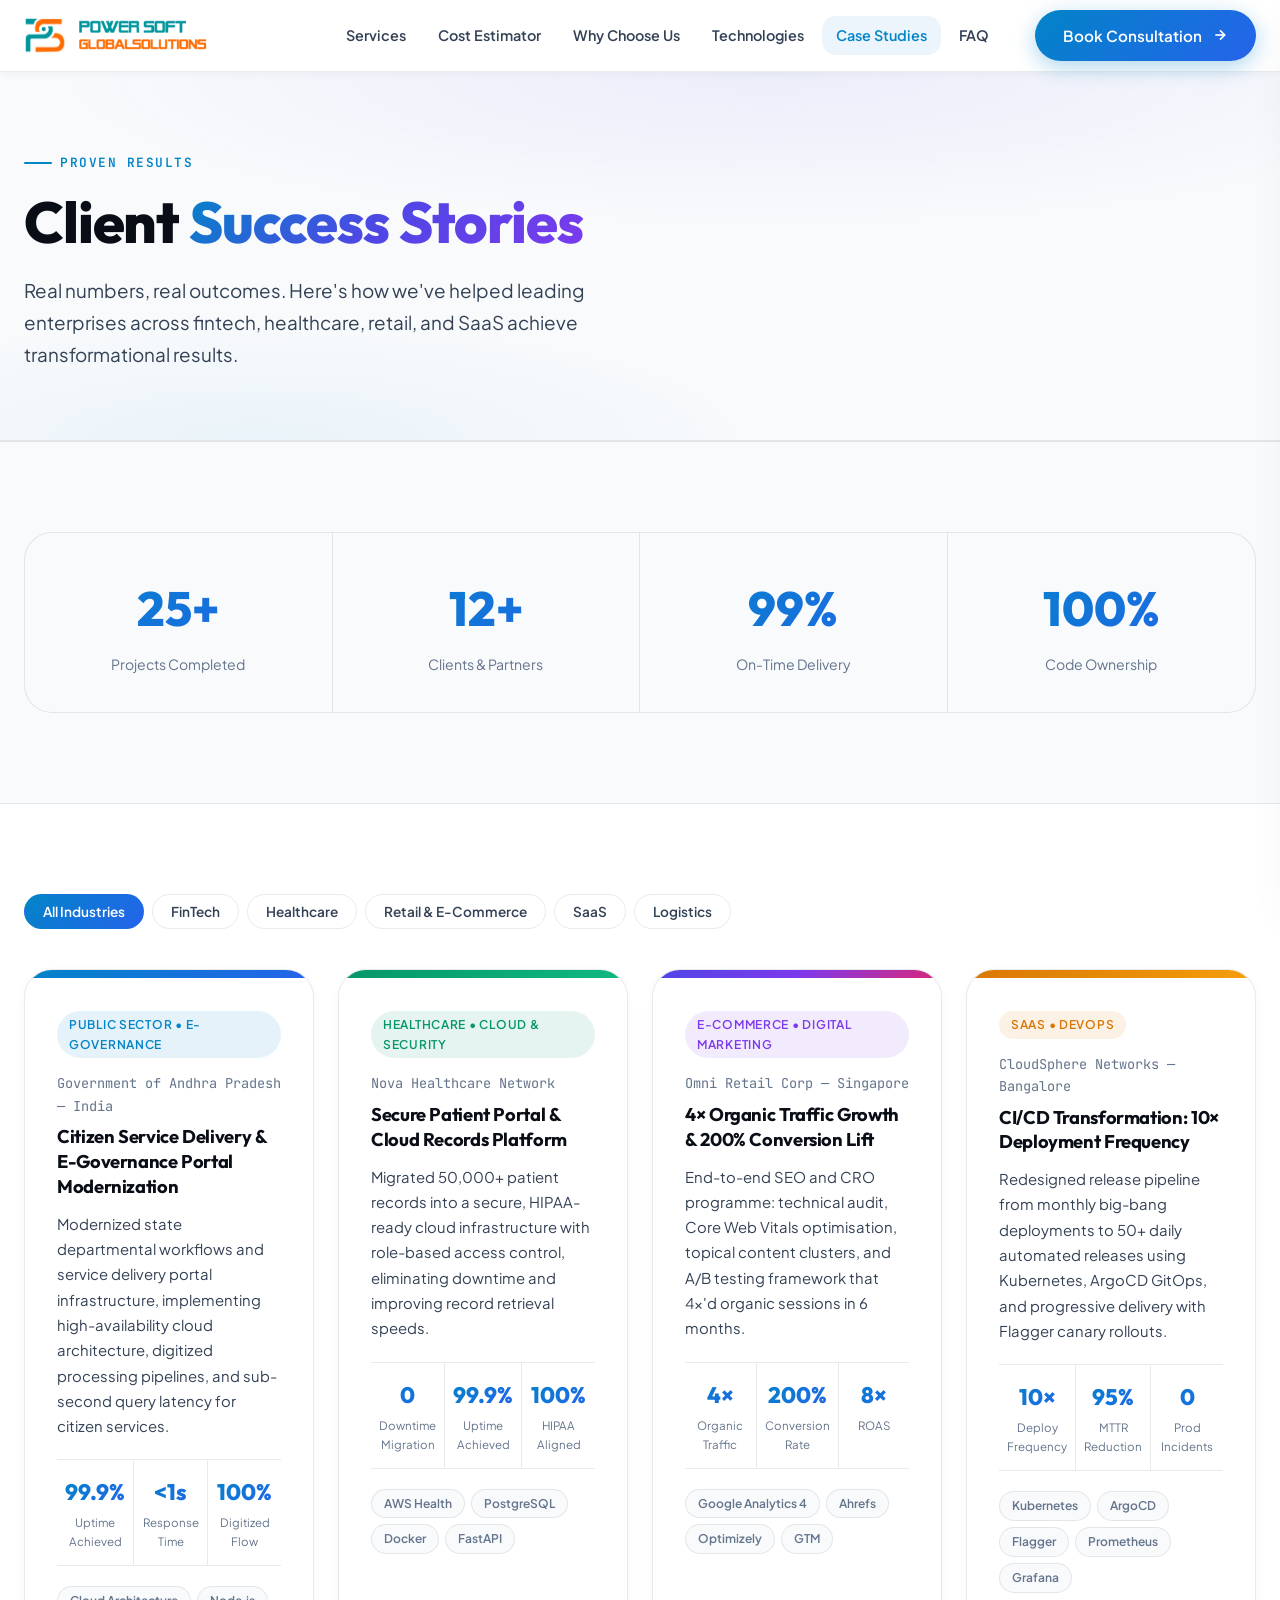
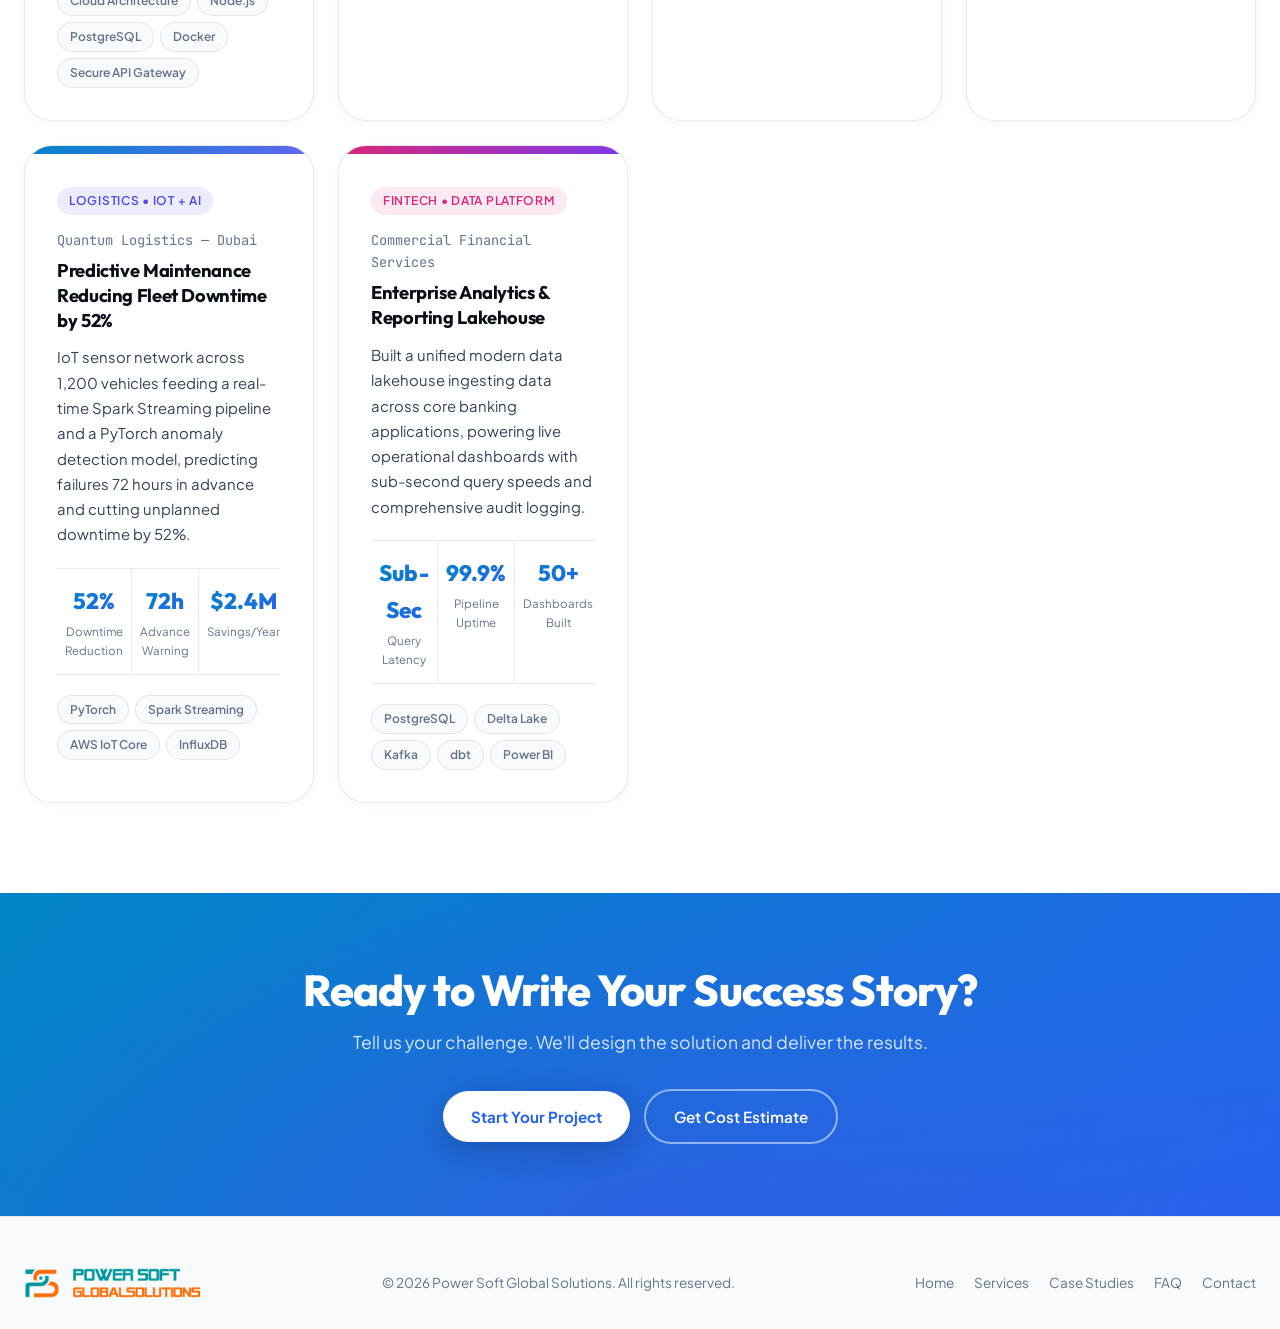
<file: case-studies.html>
<!DOCTYPE html>
<html lang="en" data-theme="light">
<head>
  <meta charset="UTF-8">
  <meta name="viewport" content="width=device-width, initial-scale=1.0, maximum-scale=1.0, user-scalable=0">
  <title>Case Studies | Power Soft Global Solutions</title>
  <meta name="description" content="Real-world enterprise case studies: how Power Soft delivered measurable ROI for clients in fintech, healthcare, retail, logistics, and SaaS.">
  <link rel="icon" type="image/png" href="assets/images/logo.png">
  <link rel="stylesheet" href="css/pages.css">
  <style>
    .case-card { background:var(--bg-card); border:1px solid var(--border-light); border-radius:var(--radius-xl); overflow:hidden; box-shadow:var(--shadow-sm); transition:transform var(--transition-normal),box-shadow var(--transition-normal); }
    .case-card:hover { transform:translateY(-5px); box-shadow:var(--shadow-lg); }
    .case-card-banner { height:8px; }
    .case-card-body { padding:32px; }
    .case-tag { display:inline-flex; align-items:center; gap:6px; padding:4px 12px; border-radius:var(--radius-full); font-size:0.75rem; font-weight:600; text-transform:uppercase; letter-spacing:0.06em; margin-bottom:14px; }
    .case-company { font-size:0.85rem; color:var(--text-dim); margin-bottom:8px; font-family:var(--font-mono); }
    .case-title { font-size:1.15rem; font-weight:700; margin-bottom:12px; line-height:1.35; }
    .case-desc { font-size:0.93rem; color:var(--text-muted); line-height:1.7; margin-bottom:20px; }
    .case-metrics { display:flex; gap:0; border-top:1px solid var(--border-light); border-bottom:1px solid var(--border-light); margin-bottom:20px; }
    .case-metric { flex:1; text-align:center; padding:14px 8px; border-right:1px solid var(--border-light); }
    .case-metric:last-child { border-right:none; }
    .case-metric-val { font-family:var(--font-heading); font-size:1.4rem; font-weight:800; background:var(--gradient-primary); -webkit-background-clip:text; -webkit-text-fill-color:transparent; background-clip:text; display:block; }
    .case-metric-label { font-size:0.72rem; color:var(--text-dim); display:block; margin-top:2px; }
    .case-tech-pills { display:flex; flex-wrap:wrap; gap:6px; }
    .case-tech-pill { padding:4px 12px; border-radius:var(--radius-full); font-size:0.75rem; font-weight:600; background:var(--bg-secondary); border:1px solid var(--border-light); color:var(--text-dim); }
    .filter-tabs { display:flex; gap:8px; flex-wrap:wrap; margin-bottom:40px; }
    .filter-tab { padding:8px 18px; border-radius:var(--radius-full); border:1.5px solid var(--border-light); background:transparent; color:var(--text-muted); font-weight:600; font-size:0.85rem; cursor:pointer; transition:all var(--transition-fast); }
    .filter-tab.active,.filter-tab:hover { background:var(--gradient-primary); color:#fff; border-color:transparent; }
  </style>
</head>
<body>
  <div id="scroll-progress" aria-hidden="true"></div>

  <header class="main-header" id="mainHeader">
    <div class="container nav-container">
      <a href="index.html" class="brand-logo">
        <div class="logo-symbol"><img src="assets/images/logo.png" alt="Power Soft Global Solutions Logo" class="logo-img"></div>
        <div class="logo-text-group"><img src="assets/images/logo-text.png" alt="Power Soft Global Solutions" class="logo-text-img"></div>
      </a>
      <nav class="nav-links" id="desktopNav">
        <a href="services.html" class="nav-link">Services</a>
        <a href="cost-estimator.html" class="nav-link">Cost Estimator</a>
        <a href="why-choose-us.html" class="nav-link">Why Choose Us</a>
        <a href="technologies.html" class="nav-link">Technologies</a>
        <a href="case-studies.html" class="nav-link">Case Studies</a>
        <a href="faq.html" class="nav-link">FAQ</a>
      </nav>
      <div class="nav-actions">
        <a href="index.html#contact" class="btn btn-primary"><span>Book Consultation</span><svg xmlns="http://www.w3.org/2000/svg" width="16" height="16" viewBox="0 0 24 24" fill="none" stroke="currentColor" stroke-width="2.5"><line x1="5" y1="12" x2="19" y2="12"/><polyline points="12 5 19 12 12 19"/></svg></a>
        <button class="mobile-toggle" id="mobileNavToggle" aria-label="Open Mobile Menu"><svg xmlns="http://www.w3.org/2000/svg" width="28" height="28" viewBox="0 0 24 24" fill="none" stroke="currentColor" stroke-width="2"><line x1="3" y1="12" x2="21" y2="12"/><line x1="3" y1="6" x2="21" y2="6"/><line x1="3" y1="18" x2="21" y2="18"/></svg></button>
      </div>
    </div>
  </header>

  <div class="drawer-overlay" id="drawerOverlay"></div>
  <aside class="mobile-drawer" id="mobileDrawer">
    <div class="drawer-header">
      <div class="brand-logo"><div class="logo-symbol" style="width:36px;height:36px;"><img src="assets/images/logo.png" alt="Power Soft Global Solutions Logo" class="logo-img"></div><div class="logo-text-group"><img src="assets/images/logo-text.png" alt="Power Soft Global Solutions" class="logo-text-img"></div></div>
      <button class="btn-icon" id="drawerCloseBtn"><svg xmlns="http://www.w3.org/2000/svg" width="20" height="20" viewBox="0 0 24 24" fill="none" stroke="currentColor" stroke-width="2"><line x1="18" y1="6" x2="6" y2="18"/><line x1="6" y1="6" x2="18" y2="18"/></svg></button>
    </div>
    <nav class="mobile-nav-links">
      <a href="services.html" class="mobile-nav-link">Services</a>
      <a href="cost-estimator.html" class="mobile-nav-link">Cost Estimator</a>
      <a href="why-choose-us.html" class="mobile-nav-link">Why Choose Us</a>
      <a href="technologies.html" class="mobile-nav-link">Technologies</a>
      <a href="case-studies.html" class="mobile-nav-link">Case Studies</a>
      <a href="faq.html" class="mobile-nav-link">FAQ</a>
    </nav>
    <div style="margin-top:auto;padding-top:20px;border-top:1px solid var(--border-light);display:flex;flex-direction:column;gap:12px;">
      <a href="index.html#contact" class="btn btn-primary" style="width:100%;justify-content:center;">Book Consultation</a>
    </div>
  </aside>

  <main>
    <section class="page-hero">
      <div class="container">
        <div class="page-hero-inner">
          <p class="page-hero-eyebrow">Proven Results</p>
          <h1>Client <span class="text-gradient">Success Stories</span></h1>
          <p class="lead">Real numbers, real outcomes. Here's how we've helped leading enterprises across fintech, healthcare, retail, and SaaS achieve transformational results.</p>
        </div>
      </div>
    </section>

    <!-- Stats -->
    <section class="section-spacing section-alt">
      <div class="container">
        <div class="stats-strip">
          <div class="stats-row">
            <div class="stat-box"><span class="stat-number" data-target="25" data-suffix="+">25+</span><span class="stat-label">Projects Completed</span></div>
            <div class="stat-box"><span class="stat-number" data-target="12" data-suffix="+">12+</span><span class="stat-label">Clients &amp; Partners</span></div>
            <div class="stat-box"><span class="stat-number" data-target="99" data-suffix="%">99%</span><span class="stat-label">On-Time Delivery</span></div>
            <div class="stat-box"><span class="stat-number" data-target="100" data-suffix="%">100%</span><span class="stat-label">Code Ownership</span></div>
          </div>
        </div>
      </div>
    </section>

    <!-- Case Studies Grid -->
    <section class="section-spacing">
      <div class="container">
        <div class="filter-tabs" role="tablist">
          <button class="filter-tab active" data-filter="all">All Industries</button>
          <button class="filter-tab" data-filter="fintech">FinTech</button>
          <button class="filter-tab" data-filter="healthcare">Healthcare</button>
          <button class="filter-tab" data-filter="retail">Retail &amp; E-Commerce</button>
          <button class="filter-tab" data-filter="saas">SaaS</button>
          <button class="filter-tab" data-filter="logistics">Logistics</button>
        </div>

        <div class="grid-3" id="casesGrid">

          <!-- Case 1 -->
          <div class="case-card fade-up delay-1" data-industry="fintech">
            <div class="case-card-banner" style="background:var(--gradient-primary);"></div>
            <div class="case-card-body">
              <span class="case-tag" style="background:rgba(2,132,199,0.1);color:var(--accent-cyan);">Public Sector • E-Governance</span>
              <div class="case-company">Government of Andhra Pradesh — India</div>
              <h3 class="case-title">Citizen Service Delivery &amp; E-Governance Portal Modernization</h3>
              <p class="case-desc">Modernized state departmental workflows and service delivery portal infrastructure, implementing high-availability cloud architecture, digitized processing pipelines, and sub-second query latency for citizen services.</p>
              <div class="case-metrics">
                <div class="case-metric"><span class="case-metric-val">99.9%</span><span class="case-metric-label">Uptime Achieved</span></div>
                <div class="case-metric"><span class="case-metric-val">&lt;1s</span><span class="case-metric-label">Response Time</span></div>
                <div class="case-metric"><span class="case-metric-val">100%</span><span class="case-metric-label">Digitized Flow</span></div>
              </div>
              <div class="case-tech-pills"><span class="case-tech-pill">Cloud Architecture</span><span class="case-tech-pill">Node.js</span><span class="case-tech-pill">PostgreSQL</span><span class="case-tech-pill">Docker</span><span class="case-tech-pill">Secure API Gateway</span></div>
            </div>
          </div>

          <!-- Case 2 -->
          <div class="case-card fade-up delay-2" data-industry="healthcare">
            <div class="case-card-banner" style="background:linear-gradient(135deg,#059669,#10b981);"></div>
            <div class="case-card-body">
              <span class="case-tag" style="background:rgba(5,150,105,0.1);color:var(--accent-emerald);">Healthcare • Cloud &amp; Security</span>
              <div class="case-company">Nova Healthcare Network</div>
              <h3 class="case-title">Secure Patient Portal &amp; Cloud Records Platform</h3>
              <p class="case-desc">Migrated 50,000+ patient records into a secure, HIPAA-ready cloud infrastructure with role-based access control, eliminating downtime and improving record retrieval speeds.</p>
              <div class="case-metrics">
                <div class="case-metric"><span class="case-metric-val">0</span><span class="case-metric-label">Downtime Migration</span></div>
                <div class="case-metric"><span class="case-metric-val">99.9%</span><span class="case-metric-label">Uptime Achieved</span></div>
                <div class="case-metric"><span class="case-metric-val">100%</span><span class="case-metric-label">HIPAA Aligned</span></div>
              </div>
              <div class="case-tech-pills"><span class="case-tech-pill">AWS Health</span><span class="case-tech-pill">PostgreSQL</span><span class="case-tech-pill">Docker</span><span class="case-tech-pill">FastAPI</span></div>
            </div>
          </div>

          <!-- Case 3 -->
          <div class="case-card fade-up delay-3" data-industry="retail">
            <div class="case-card-banner" style="background:var(--gradient-accent);"></div>
            <div class="case-card-body">
              <span class="case-tag" style="background:rgba(124,58,237,0.1);color:var(--accent-purple);">E-Commerce • Digital Marketing</span>
              <div class="case-company">Omni Retail Corp — Singapore</div>
              <h3 class="case-title">4× Organic Traffic Growth &amp; 200% Conversion Lift</h3>
              <p class="case-desc">End-to-end SEO and CRO programme: technical audit, Core Web Vitals optimisation, topical content clusters, and A/B testing framework that 4x'd organic sessions in 6 months.</p>
              <div class="case-metrics">
                <div class="case-metric"><span class="case-metric-val">4×</span><span class="case-metric-label">Organic Traffic</span></div>
                <div class="case-metric"><span class="case-metric-val">200%</span><span class="case-metric-label">Conversion Rate</span></div>
                <div class="case-metric"><span class="case-metric-val">8×</span><span class="case-metric-label">ROAS</span></div>
              </div>
              <div class="case-tech-pills"><span class="case-tech-pill">Google Analytics 4</span><span class="case-tech-pill">Ahrefs</span><span class="case-tech-pill">Optimizely</span><span class="case-tech-pill">GTM</span></div>
            </div>
          </div>

          <!-- Case 4 -->
          <div class="case-card fade-up delay-1" data-industry="saas">
            <div class="case-card-banner" style="background:linear-gradient(135deg,#d97706,#f59e0b);"></div>
            <div class="case-card-body">
              <span class="case-tag" style="background:rgba(217,119,6,0.1);color:var(--accent-amber);">SaaS • DevOps</span>
              <div class="case-company">CloudSphere Networks — Bangalore</div>
              <h3 class="case-title">CI/CD Transformation: 10× Deployment Frequency</h3>
              <p class="case-desc">Redesigned release pipeline from monthly big-bang deployments to 50+ daily automated releases using Kubernetes, ArgoCD GitOps, and progressive delivery with Flagger canary rollouts.</p>
              <div class="case-metrics">
                <div class="case-metric"><span class="case-metric-val">10×</span><span class="case-metric-label">Deploy Frequency</span></div>
                <div class="case-metric"><span class="case-metric-val">95%</span><span class="case-metric-label">MTTR Reduction</span></div>
                <div class="case-metric"><span class="case-metric-val">0</span><span class="case-metric-label">Prod Incidents</span></div>
              </div>
              <div class="case-tech-pills"><span class="case-tech-pill">Kubernetes</span><span class="case-tech-pill">ArgoCD</span><span class="case-tech-pill">Flagger</span><span class="case-tech-pill">Prometheus</span><span class="case-tech-pill">Grafana</span></div>
            </div>
          </div>

          <!-- Case 5 -->
          <div class="case-card fade-up delay-2" data-industry="logistics">
            <div class="case-card-banner" style="background:linear-gradient(135deg,#0284c7,#6366f1);"></div>
            <div class="case-card-body">
              <span class="case-tag" style="background:rgba(79,70,229,0.1);color:var(--accent-indigo);">Logistics • IoT + AI</span>
              <div class="case-company">Quantum Logistics — Dubai</div>
              <h3 class="case-title">Predictive Maintenance Reducing Fleet Downtime by 52%</h3>
              <p class="case-desc">IoT sensor network across 1,200 vehicles feeding a real-time Spark Streaming pipeline and a PyTorch anomaly detection model, predicting failures 72 hours in advance and cutting unplanned downtime by 52%.</p>
              <div class="case-metrics">
                <div class="case-metric"><span class="case-metric-val">52%</span><span class="case-metric-label">Downtime Reduction</span></div>
                <div class="case-metric"><span class="case-metric-val">72h</span><span class="case-metric-label">Advance Warning</span></div>
                <div class="case-metric"><span class="case-metric-val">$2.4M</span><span class="case-metric-label">Savings/Year</span></div>
              </div>
              <div class="case-tech-pills"><span class="case-tech-pill">PyTorch</span><span class="case-tech-pill">Spark Streaming</span><span class="case-tech-pill">AWS IoT Core</span><span class="case-tech-pill">InfluxDB</span></div>
            </div>
          </div>

          <!-- Case 6 -->
          <div class="case-card fade-up delay-3" data-industry="fintech">
            <div class="case-card-banner" style="background:linear-gradient(135deg,#db2777,#7c3aed);"></div>
            <div class="case-card-body">
              <span class="case-tag" style="background:rgba(219,39,119,0.1);color:var(--accent-pink);">FinTech • Data Platform</span>
              <div class="case-company">Commercial Financial Services</div>
              <h3 class="case-title">Enterprise Analytics &amp; Reporting Lakehouse</h3>
              <p class="case-desc">Built a unified modern data lakehouse ingesting data across core banking applications, powering live operational dashboards with sub-second query speeds and comprehensive audit logging.</p>
              <div class="case-metrics">
                <div class="case-metric"><span class="case-metric-val">Sub-Sec</span><span class="case-metric-label">Query Latency</span></div>
                <div class="case-metric"><span class="case-metric-val">99.9%</span><span class="case-metric-label">Pipeline Uptime</span></div>
                <div class="case-metric"><span class="case-metric-val">50+</span><span class="case-metric-label">Dashboards Built</span></div>
              </div>
              <div class="case-tech-pills"><span class="case-tech-pill">PostgreSQL</span><span class="case-tech-pill">Delta Lake</span><span class="case-tech-pill">Kafka</span><span class="case-tech-pill">dbt</span><span class="case-tech-pill">Power BI</span></div>
            </div>
          </div>

        </div>
      </div>
    </section>

    <section class="cta-strip">
      <div class="container" style="position:relative;z-index:1;">
        <h2>Ready to Write Your Success Story?</h2>
        <p>Tell us your challenge. We'll design the solution and deliver the results.</p>
        <div class="cta-actions">
          <a href="index.html#contact" class="btn btn-white">Start Your Project</a>
          <a href="cost-estimator.html" class="btn btn-outline-white">Get Cost Estimate</a>
        </div>
      </div>
    </section>
  </main>

  <footer class="page-footer">
    <div class="container">
      <div class="footer-inner">
        <div class="footer-brand"><div class="logo-symbol" style="width:36px;height:36px;"><img src="assets/images/logo.png" alt="Power Soft Global Solutions Logo" class="logo-img"></div><div class="logo-text-group"><img src="assets/images/logo-text.png" alt="Power Soft Global Solutions" class="logo-text-img"></div></div>
        <p class="footer-copy">&copy; <span class="copyright-year"></span> Power Soft Global Solutions. All rights reserved.</p>
        <nav class="footer-links"><a href="index.html">Home</a><a href="services.html">Services</a><a href="case-studies.html">Case Studies</a><a href="faq.html">FAQ</a><a href="index.html#contact">Contact</a></nav>
      </div>
    </div>
  </footer>

  <script>
    // Case study filter
    document.querySelectorAll('.filter-tab').forEach(tab => {
      tab.addEventListener('click', () => {
        document.querySelectorAll('.filter-tab').forEach(t => t.classList.remove('active'));
        tab.classList.add('active');
        const filter = tab.dataset.filter;
        document.querySelectorAll('#casesGrid .case-card').forEach(card => {
          if (filter === 'all' || card.dataset.industry === filter) {
            card.style.display = '';
          } else {
            card.style.display = 'none';
          }
        });
      });
    });
  </script>
  <script src="js/pages.js"></script>
</body>
</html>
</file>
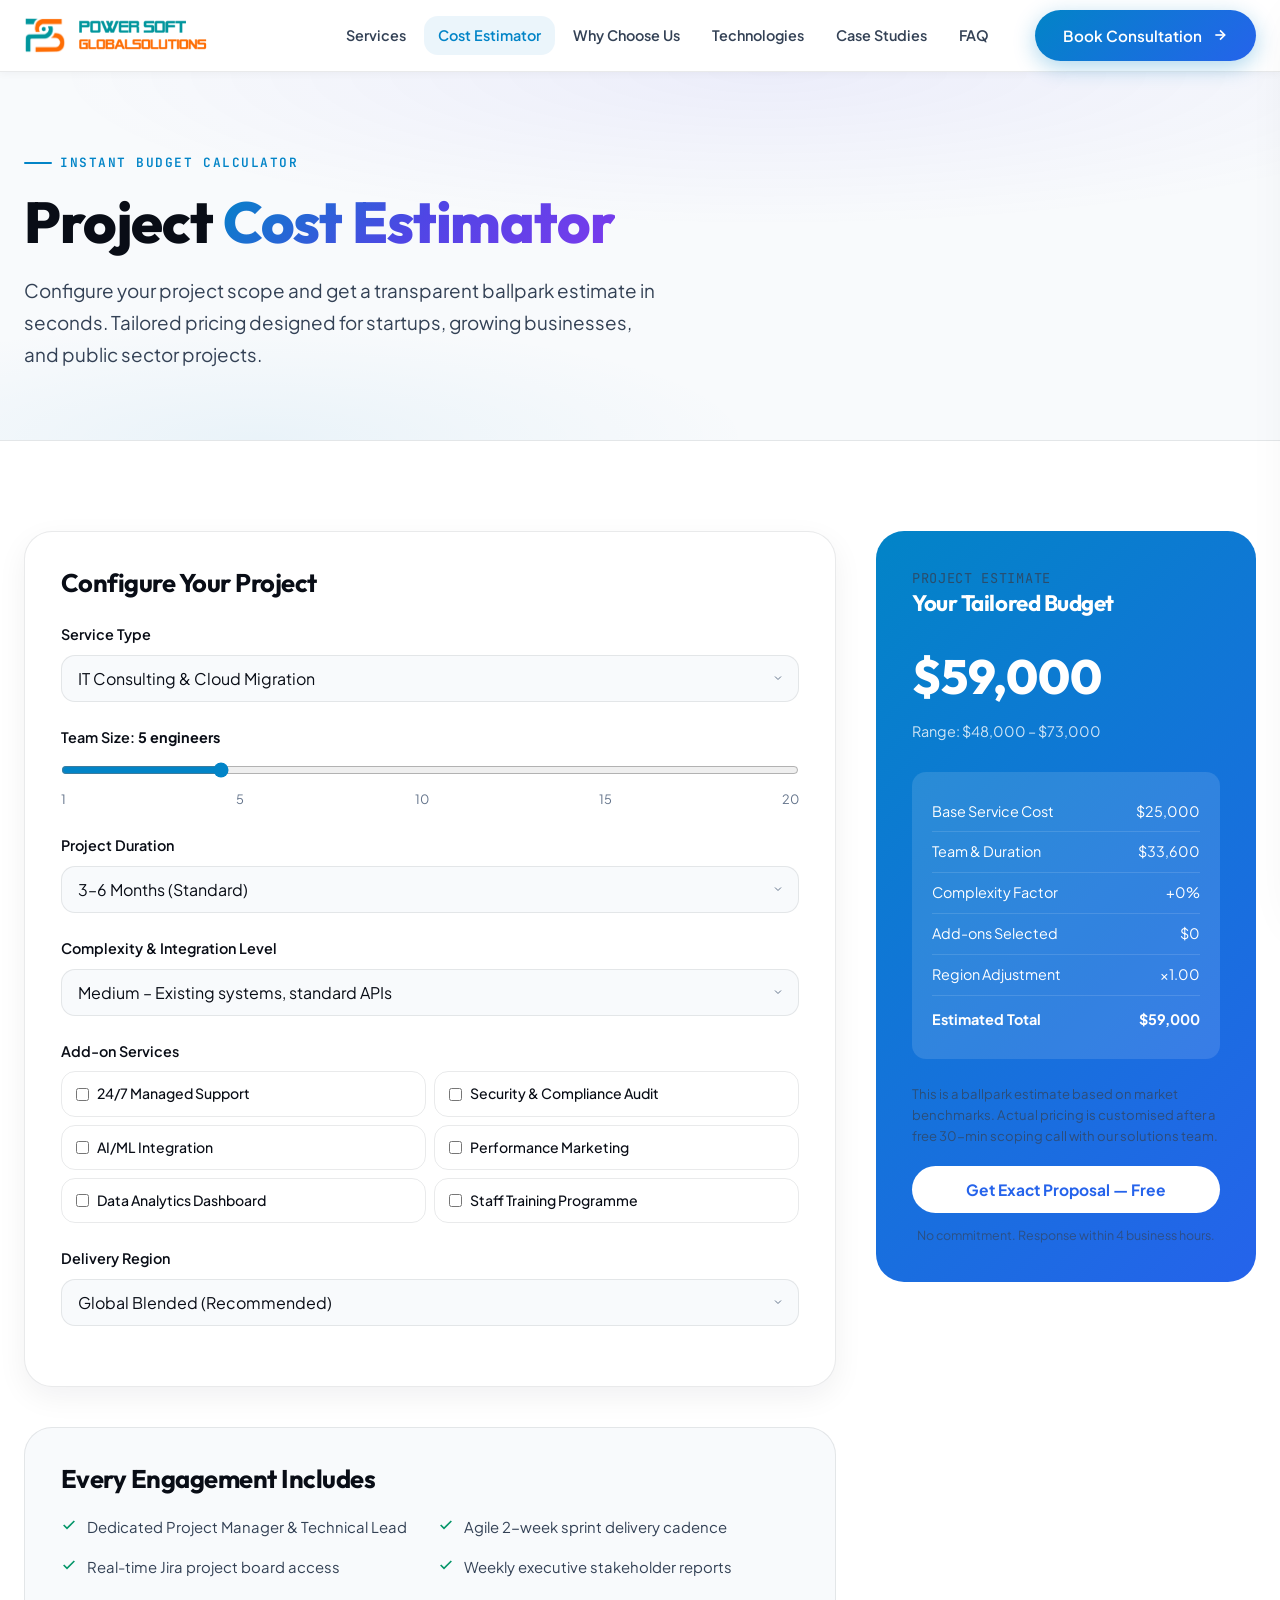
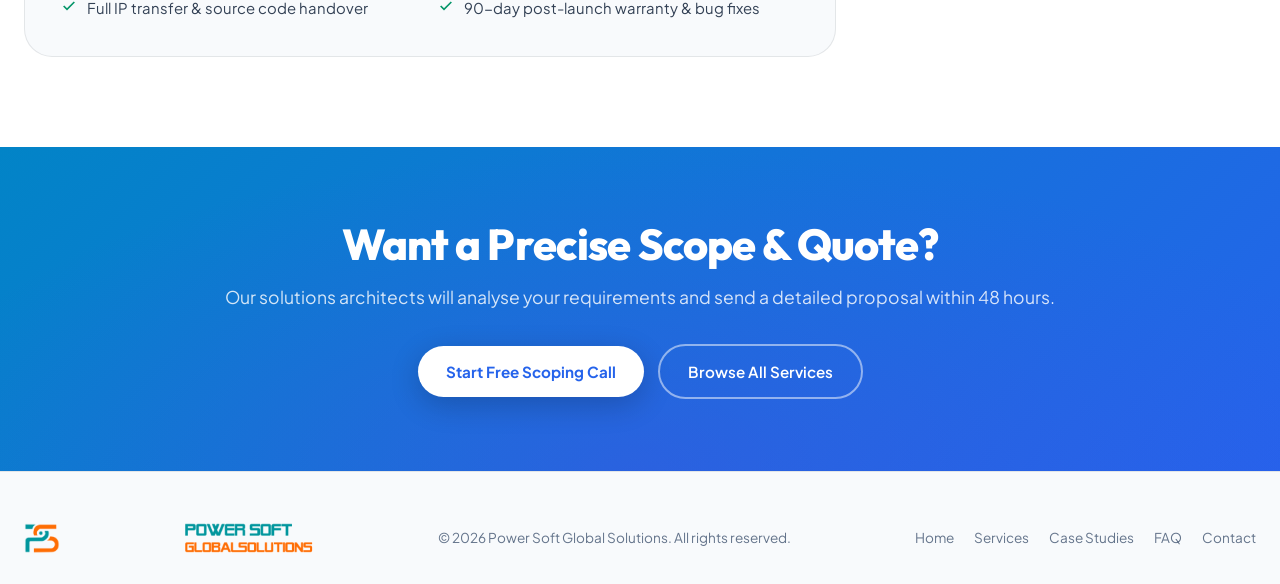
<file: cost-estimator.html>
<!DOCTYPE html>
<html lang="en" data-theme="light">

<head>
  <meta charset="UTF-8">
  <meta name="viewport" content="width=device-width, initial-scale=1.0, maximum-scale=1.0, user-scalable=0">
  <title>Project Cost Estimator | Power Soft Global Solutions</title>
  <meta name="description"
    content="Instantly estimate the cost of your IT project. Configure scope, team size, timeline, and technology stack to get a tailored ballpark budget.">
  <link rel="icon" type="image/png" href="assets/images/logo.png">
  <link rel="stylesheet" href="css/pages.css">
  <style>
    .estimator-wrap {
      display: grid;
      grid-template-columns: 1fr 380px;
      gap: 40px;
      align-items: start;
    }

    @media(max-width:900px) {
      .estimator-wrap {
        grid-template-columns: 1fr;
      }
    }

    .estimator-form {
      background: var(--bg-card);
      border: 1px solid var(--border-light);
      border-radius: var(--radius-xl);
      padding: 36px;
      box-shadow: var(--shadow-md);
    }

    .form-group {
      margin-bottom: 24px;
    }

    .form-label {
      display: block;
      font-weight: 600;
      font-size: 0.9rem;
      margin-bottom: 8px;
      color: var(--text-main);
    }

    .form-hint {
      font-size: 0.8rem;
      color: var(--text-dim);
      margin-top: 4px;
    }

    .form-select,
    .form-range {
      width: 100%;
    }

    .form-select {
      padding: 12px 16px;
      border-radius: var(--radius-md);
      border: 1.5px solid var(--border-light);
      background: var(--bg-input, var(--bg-secondary));
      color: var(--text-main);
      cursor: pointer;
      appearance: none;
      background-image: url("data:image/svg+xml,%3Csvg xmlns='http://www.w3.org/2000/svg' width='12' height='12' viewBox='0 0 24 24' fill='none' stroke='%2364748b' stroke-width='2'%3E%3Cpolyline points='6 9 12 15 18 9'/%3E%3C/svg%3E");
      background-repeat: no-repeat;
      background-position: right 14px center;
      transition: border-color var(--transition-fast);
    }

    .form-select:focus {
      outline: none;
      border-color: var(--accent-cyan);
    }

    .form-range {
      accent-color: var(--accent-cyan);
      margin-top: 4px;
    }

    .range-labels {
      display: flex;
      justify-content: space-between;
      font-size: 0.8rem;
      color: var(--text-dim);
      margin-top: 4px;
    }

    .checkbox-grid {
      display: grid;
      grid-template-columns: 1fr 1fr;
      gap: 8px;
    }

    .checkbox-item {
      display: flex;
      align-items: center;
      gap: 8px;
      padding: 10px 14px;
      border-radius: var(--radius-md);
      border: 1.5px solid var(--border-light);
      cursor: pointer;
      transition: all var(--transition-fast);
      font-size: 0.88rem;
      font-weight: 500;
    }

    .checkbox-item:hover {
      border-color: var(--accent-cyan);
      background: rgba(2, 132, 199, 0.05);
    }

    .checkbox-item input {
      accent-color: var(--accent-cyan);
    }

    .estimate-panel {
      background: var(--gradient-primary);
      border-radius: var(--radius-xl);
      padding: 36px;
      color: #fff;
      position: sticky;
      top: 90px;
    }

    .estimate-panel h3 {
      color: #fff;
      margin-bottom: 6px;
      font-size: 1.4rem;
    }

    .estimate-total {
      font-family: var(--font-heading);
      font-size: 3rem;
      font-weight: 800;
      margin: 20px 0 4px;
    }

    .estimate-range {
      font-size: 0.9rem;
      opacity: 0.8;
      margin-bottom: 28px;
    }

    .estimate-breakdown {
      background: rgba(255, 255, 255, 0.12);
      border-radius: var(--radius-md);
      padding: 20px;
      margin-bottom: 24px;
    }

    .breakdown-row {
      display: flex;
      justify-content: space-between;
      align-items: center;
      padding: 8px 0;
      font-size: 0.9rem;
      border-bottom: 1px solid rgba(255, 255, 255, 0.12);
    }

    .breakdown-row:last-child {
      border: none;
      font-weight: 700;
    }

    .estimate-note {
      font-size: 0.82rem;
      opacity: 0.72;
      margin-bottom: 20px;
      line-height: 1.6;
    }

    .btn-estimate {
      background: #fff;
      color: var(--accent-blue);
      font-weight: 700;
      padding: 14px 24px;
      border-radius: var(--radius-full);
      border: none;
      cursor: pointer;
      width: 100%;
      font-size: 0.97rem;
      transition: all var(--transition-fast);
    }

    .btn-estimate:hover {
      transform: translateY(-2px);
      box-shadow: 0 10px 30px rgba(0, 0, 0, 0.25);
    }

    .addons-section {
      background: var(--bg-secondary);
      border: 1px solid var(--border-light);
      border-radius: var(--radius-xl);
      padding: 36px;
      margin-top: 40px;
    }
  </style>
</head>

<body>
  <div id="scroll-progress" aria-hidden="true"></div>

  <header class="main-header" id="mainHeader">
    <div class="container nav-container">
      <a href="index.html" class="brand-logo">
        <div class="logo-symbol"><img src="assets/images/logo.png" alt="Power Soft Global Solutions Logo" class="logo-img"></div>
        <div class="logo-text-group"><img src="assets/images/logo-text.png" alt="Power Soft Global Solutions" class="logo-text-img"></div>
      </a>
      <nav class="nav-links" id="desktopNav">
        <a href="services.html" class="nav-link">Services</a>
        <a href="cost-estimator.html" class="nav-link">Cost Estimator</a>
        <a href="why-choose-us.html" class="nav-link">Why Choose Us</a>
        <a href="technologies.html" class="nav-link">Technologies</a>
        <a href="case-studies.html" class="nav-link">Case Studies</a>
        <a href="faq.html" class="nav-link">FAQ</a>
      </nav>
      <div class="nav-actions">
        <a href="index.html#contact" class="btn btn-primary"><span>Book Consultation</span><svg
            xmlns="http://www.w3.org/2000/svg" width="16" height="16" viewBox="0 0 24 24" fill="none"
            stroke="currentColor" stroke-width="2.5">
            <line x1="5" y1="12" x2="19" y2="12" />
            <polyline points="12 5 19 12 12 19" />
          </svg></a>
        <button class="mobile-toggle" id="mobileNavToggle" aria-label="Open Mobile Menu"><svg
            xmlns="http://www.w3.org/2000/svg" width="28" height="28" viewBox="0 0 24 24" fill="none"
            stroke="currentColor" stroke-width="2">
            <line x1="3" y1="12" x2="21" y2="12" />
            <line x1="3" y1="6" x2="21" y2="6" />
            <line x1="3" y1="18" x2="21" y2="18" />
          </svg></button>
      </div>
    </div>
  </header>

  <div class="drawer-overlay" id="drawerOverlay"></div>
  <aside class="mobile-drawer" id="mobileDrawer">
    <div class="drawer-header">
      <div class="brand-logo">
        <div class="logo-symbol" style="width:36px;height:36px;"><img src="assets/images/logo.png" alt="Power Soft Global Solutions Logo" class="logo-img"></div>
        <div class="logo-text-group"><img src="assets/images/logo-text.png" alt="Power Soft Global Solutions" class="logo-text-img"></div>
      </div>
      <button class="btn-icon" id="drawerCloseBtn"><svg xmlns="http://www.w3.org/2000/svg" width="20" height="20"
          viewBox="0 0 24 24" fill="none" stroke="currentColor" stroke-width="2">
          <line x1="18" y1="6" x2="6" y2="18" />
          <line x1="6" y1="6" x2="18" y2="18" />
        </svg></button>
    </div>
    <nav class="mobile-nav-links">
      <a href="services.html" class="mobile-nav-link">Services</a>
      <a href="cost-estimator.html" class="mobile-nav-link">Cost Estimator</a>
      <a href="why-choose-us.html" class="mobile-nav-link">Why Choose Us</a>
      <a href="technologies.html" class="mobile-nav-link">Technologies</a>
      <a href="case-studies.html" class="mobile-nav-link">Case Studies</a>
      <a href="faq.html" class="mobile-nav-link">FAQ</a>
    </nav>
    <div
      style="margin-top:auto;padding-top:20px;border-top:1px solid var(--border-light);display:flex;flex-direction:column;gap:12px;">
      <a href="index.html#contact" class="btn btn-primary" style="width:100%;justify-content:center;">Book
        Consultation</a>
    </div>
  </aside>

  <main>
    <section class="page-hero">
      <div class="container">
        <div class="page-hero-inner">
          <p class="page-hero-eyebrow">Instant Budget Calculator</p>
          <h1>Project <span class="text-gradient">Cost Estimator</span></h1>
          <p class="lead">Configure your project scope and get a transparent ballpark estimate in seconds. Tailored pricing designed for startups, growing businesses, and public sector projects.</p>
        </div>
      </div>
    </section>

    <section class="section-spacing">
      <div class="container">
        <div class="estimator-wrap">
          <!-- Form -->
          <div>
            <div class="estimator-form">
              <h3 style="margin-bottom:24px;">Configure Your Project</h3>

              <div class="form-group">
                <label class="form-label" for="serviceType">Service Type</label>
                <select class="form-select" id="serviceType" onchange="calculateEstimate()">
                  <option value="25000">IT Consulting &amp; Cloud Migration</option>
                  <option value="40000">Data Engineering &amp; Analytics Platform</option>
                  <option value="30000">Custom Software Development</option>
                  <option value="15000">Digital Marketing &amp; SEO</option>
                  <option value="50000">AI / ML &amp; Automation Platform</option>
                  <option value="20000">Cybersecurity Assessment &amp; SOC</option>
                  <option value="60000">Full Enterprise Digital Transformation</option>
                </select>
              </div>

              <div class="form-group">
                <label class="form-label" for="teamSize">Team Size: <strong id="teamSizeLabel">5
                    engineers</strong></label>
                <input type="range" class="form-range" id="teamSize" min="1" max="20" value="5"
                  oninput="document.getElementById('teamSizeLabel').textContent=this.value+' engineer'+(this.value>1?'s':'');calculateEstimate()">
                <div class="range-labels"><span>1</span><span>5</span><span>10</span><span>15</span><span>20</span>
                </div>
              </div>

              <div class="form-group">
                <label class="form-label" for="duration">Project Duration</label>
                <select class="form-select" id="duration" onchange="calculateEstimate()">
                  <option value="1">1–3 Months (Sprint)</option>
                  <option value="2" selected>3–6 Months (Standard)</option>
                  <option value="3">6–12 Months (Extended)</option>
                  <option value="4">12+ Months (Enterprise Programme)</option>
                </select>
              </div>

              <div class="form-group">
                <label class="form-label" for="complexity">Complexity &amp; Integration Level</label>
                <select class="form-select" id="complexity" onchange="calculateEstimate()">
                  <option value="0.8">Low – Greenfield, minimal integrations</option>
                  <option value="1.0" selected>Medium – Existing systems, standard APIs</option>
                  <option value="1.35">High – Legacy modernisation, many integrations</option>
                  <option value="1.7">Very High – Regulated industry, global scale</option>
                </select>
              </div>

              <div class="form-group">
                <label class="form-label">Add-on Services</label>
                <div class="checkbox-grid" id="addons">
                  <label class="checkbox-item"><input type="checkbox" value="8000" onchange="calculateEstimate()"> 24/7
                    Managed Support</label>
                  <label class="checkbox-item"><input type="checkbox" value="6000" onchange="calculateEstimate()">
                    Security &amp; Compliance Audit</label>
                  <label class="checkbox-item"><input type="checkbox" value="12000" onchange="calculateEstimate()">
                    AI/ML Integration</label>
                  <label class="checkbox-item"><input type="checkbox" value="5000" onchange="calculateEstimate()">
                    Performance Marketing</label>
                  <label class="checkbox-item"><input type="checkbox" value="7000" onchange="calculateEstimate()"> Data
                    Analytics Dashboard</label>
                  <label class="checkbox-item"><input type="checkbox" value="4000" onchange="calculateEstimate()"> Staff
                    Training Programme</label>
                </div>
              </div>

              <div class="form-group">
                <label class="form-label" for="region">Delivery Region</label>
                <select class="form-select" id="region" onchange="calculateEstimate()">
                  <option value="1.0">Global Blended (Recommended)</option>
                  <option value="1.4">North America Onsite</option>
                  <option value="1.2">Europe Onsite</option>
                  <option value="0.75">Asia-Pacific Nearshore</option>
                  <option value="0.65">India Offshore Centre</option>
                </select>
              </div>
            </div>

            <!-- What's Included -->
            <div class="addons-section">
              <h3 style="margin-bottom:20px;">Every Engagement Includes</h3>
              <div class="grid-2" style="gap:16px;">
                <div class="feature-item"><svg xmlns="http://www.w3.org/2000/svg" viewBox="0 0 24 24" fill="none"
                    stroke="currentColor" stroke-width="2.5">
                    <polyline points="20 6 9 17 4 12" />
                  </svg><span>Dedicated Project Manager &amp; Technical Lead</span></div>
                <div class="feature-item"><svg xmlns="http://www.w3.org/2000/svg" viewBox="0 0 24 24" fill="none"
                    stroke="currentColor" stroke-width="2.5">
                    <polyline points="20 6 9 17 4 12" />
                  </svg><span>Agile 2-week sprint delivery cadence</span></div>
                <div class="feature-item"><svg xmlns="http://www.w3.org/2000/svg" viewBox="0 0 24 24" fill="none"
                    stroke="currentColor" stroke-width="2.5">
                    <polyline points="20 6 9 17 4 12" />
                  </svg><span>Real-time Jira project board access</span></div>
                <div class="feature-item"><svg xmlns="http://www.w3.org/2000/svg" viewBox="0 0 24 24" fill="none"
                    stroke="currentColor" stroke-width="2.5">
                    <polyline points="20 6 9 17 4 12" />
                  </svg><span>Weekly executive stakeholder reports</span></div>
                <div class="feature-item"><svg xmlns="http://www.w3.org/2000/svg" viewBox="0 0 24 24" fill="none"
                    stroke="currentColor" stroke-width="2.5">
                    <polyline points="20 6 9 17 4 12" />
                  </svg><span>Full IP transfer &amp; source code handover</span></div>
                <div class="feature-item"><svg xmlns="http://www.w3.org/2000/svg" viewBox="0 0 24 24" fill="none"
                    stroke="currentColor" stroke-width="2.5">
                    <polyline points="20 6 9 17 4 12" />
                  </svg><span>90-day post-launch warranty &amp; bug fixes</span></div>
              </div>
            </div>
          </div>

          <!-- Estimate Panel -->
          <div class="estimate-panel" id="estimatePanel">
            <p
              style="opacity:0.8;font-size:0.85rem;font-family:var(--font-mono);letter-spacing:0.05em;text-transform:uppercase;">
              Project Estimate</p>
            <h3>Your Tailored Budget</h3>
            <div class="estimate-total" id="estimateTotal">$72,000</div>
            <div class="estimate-range" id="estimateRange">Range: $58,000 – $89,000</div>
            <div class="estimate-breakdown">
              <div class="breakdown-row"><span>Base Service Cost</span><span id="brkBase">$50,000</span></div>
              <div class="breakdown-row"><span>Team &amp; Duration</span><span id="brkTeam">$15,000</span></div>
              <div class="breakdown-row"><span>Complexity Factor</span><span id="brkComplex">+0%</span></div>
              <div class="breakdown-row"><span>Add-ons Selected</span><span id="brkAddons">$0</span></div>
              <div class="breakdown-row"><span>Region Adjustment</span><span id="brkRegion">×1.0</span></div>
              <div class="breakdown-row" style="padding-top:12px;"><span>Estimated Total</span><span
                  id="brkTotal">$72,000</span></div>
            </div>
            <p class="estimate-note">This is a ballpark estimate based on market benchmarks. Actual pricing is
              customised after a free 30-min scoping call with our solutions team.</p>
            <button class="btn-estimate" onclick="window.location.href='index.html#contact'">
              Get Exact Proposal — Free
            </button>
            <p style="font-size:0.78rem;opacity:0.65;text-align:center;margin-top:12px;">No commitment. Response within
              4 business hours.</p>
          </div>
        </div>
      </div>
    </section>

    <!-- CTA -->
    <section class="cta-strip">
      <div class="container" style="position:relative;z-index:1;">
        <h2>Want a Precise Scope &amp; Quote?</h2>
        <p>Our solutions architects will analyse your requirements and send a detailed proposal within 48 hours.</p>
        <div class="cta-actions">
          <a href="index.html#contact" class="btn btn-white">Start Free Scoping Call</a>
          <a href="services.html" class="btn btn-outline-white">Browse All Services</a>
        </div>
      </div>
    </section>
  </main>

  <footer class="page-footer">
    <div class="container">
      <div class="footer-inner">
          <div class="logo-symbol" style="width:36px;height:36px;"><img src="assets/images/logo.png" alt="Power Soft Global Solutions Logo" class="logo-img"></div><div class="logo-text-group"><img src="assets/images/logo-text.png" alt="Power Soft Global Solutions" class="logo-text-img"></div>
        <p class="footer-copy">&copy; <span class="copyright-year"></span> Power Soft Global Solutions. All rights
          reserved.</p>
        <nav class="footer-links"><a href="index.html">Home</a><a href="services.html">Services</a><a
            href="case-studies.html">Case Studies</a><a href="faq.html">FAQ</a><a href="index.html#contact">Contact</a>
        </nav>
      </div>
    </div>
  </footer>

  <script>
    function calculateEstimate() {
      const base = parseFloat(document.getElementById('serviceType').value);
      const team = parseInt(document.getElementById('teamSize').value);
      const durMult = [1, 0.9, 1.4, 2.2, 3.5][parseInt(document.getElementById('duration').value)];
      const complex = parseFloat(document.getElementById('complexity').value);
      const region = parseFloat(document.getElementById('region').value);

      let addons = 0;
      document.querySelectorAll('#addons input:checked').forEach(cb => { addons += parseFloat(cb.value); });

      const teamCost = team * 4800 * durMult;
      const subtotal = (base + teamCost) * complex * region + addons;
      const low = Math.round(subtotal * 0.82 / 1000) * 1000;
      const high = Math.round(subtotal * 1.24 / 1000) * 1000;
      const mid = Math.round(subtotal / 1000) * 1000;

      const fmt = v => '$' + v.toLocaleString();
      document.getElementById('estimateTotal').textContent = fmt(mid);
      document.getElementById('estimateRange').textContent = `Range: ${fmt(low)} – ${fmt(high)}`;
      document.getElementById('brkBase').textContent = fmt(Math.round(base));
      document.getElementById('brkTeam').textContent = fmt(Math.round(teamCost));
      document.getElementById('brkComplex').textContent = '+' + Math.round((complex - 1) * 100) + '%';
      document.getElementById('brkAddons').textContent = fmt(addons);
      document.getElementById('brkRegion').textContent = '×' + region.toFixed(2);
      document.getElementById('brkTotal').textContent = fmt(mid);
    }
    calculateEstimate();
  </script>
  <script src="js/pages.js"></script>
</body>

</html>
</file>
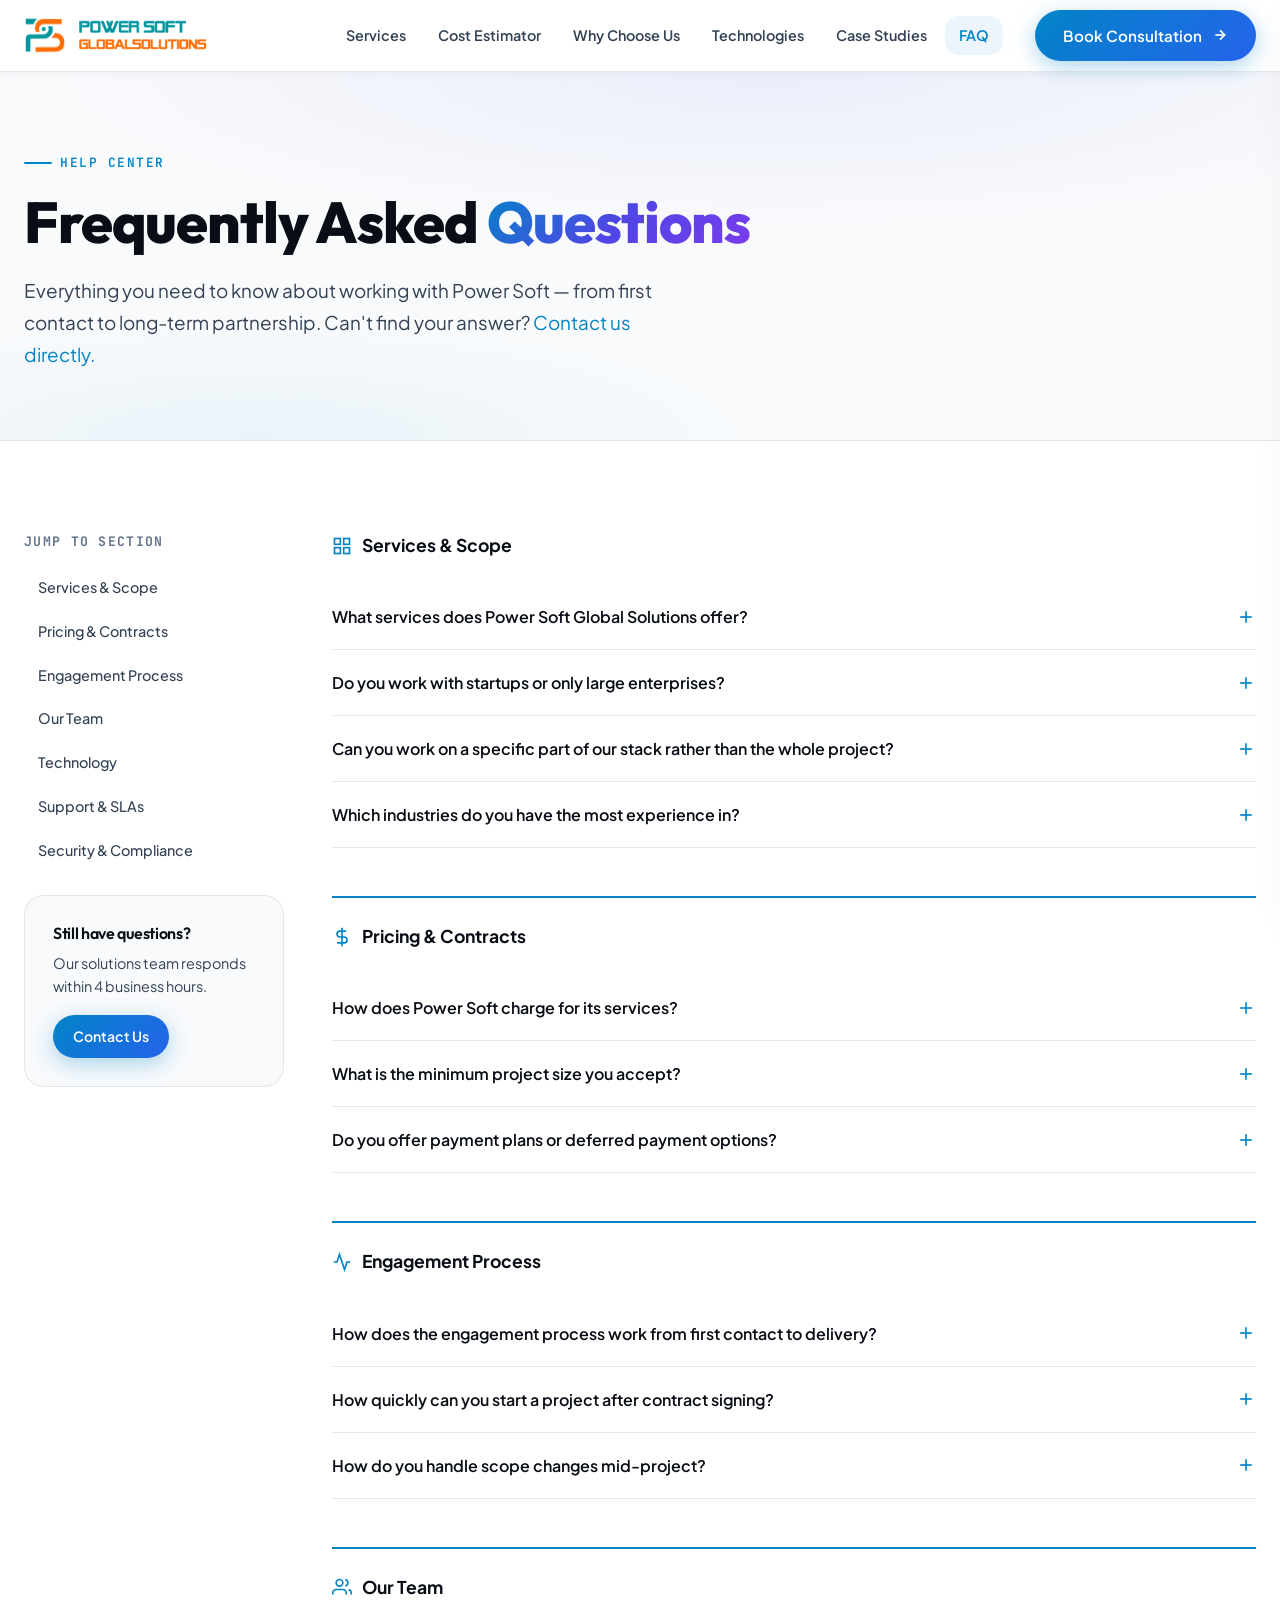
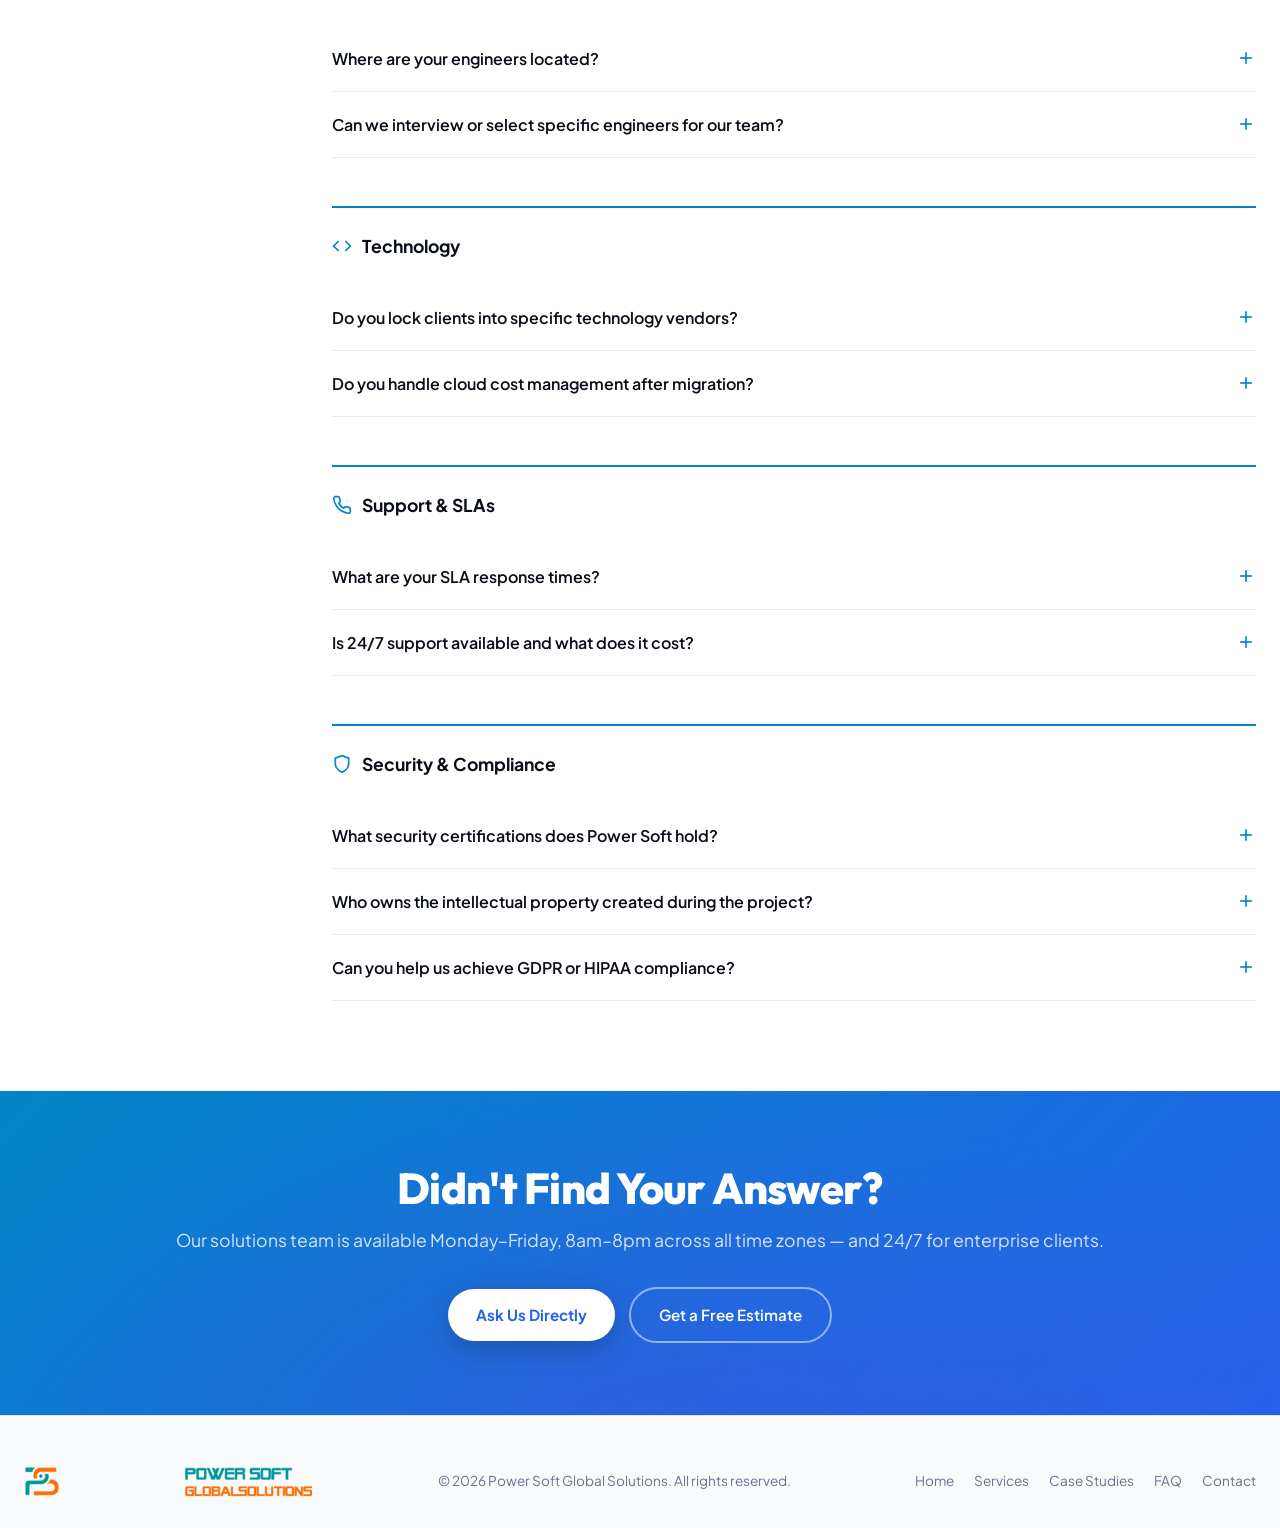
<file: faq.html>
<!DOCTYPE html>
<html lang="en" data-theme="light">

<head>
  <meta charset="UTF-8">
  <meta name="viewport" content="width=device-width, initial-scale=1.0, maximum-scale=1.0, user-scalable=0">
  <title>FAQ | Power Soft Global Solutions</title>
  <meta name="description"
    content="Answers to the most common questions about Power Soft's services, pricing, engagement model, technology, team, and support.">
  <link rel="icon" type="image/png" href="assets/images/logo.png">
  <link rel="stylesheet" href="css/pages.css">
  <style>
    .faq-layout {
      display: grid;
      grid-template-columns: 260px 1fr;
      gap: 48px;
      align-items: start;
    }

    @media(max-width:900px) {
      .faq-layout {
        grid-template-columns: 1fr;
      }
    }

    .faq-sidebar {
      position: sticky;
      top: 90px;
    }

    .faq-sidebar-title {
      font-size: 0.82rem;
      font-weight: 700;
      text-transform: uppercase;
      letter-spacing: 0.1em;
      color: var(--text-dim);
      margin-bottom: 14px;
      font-family: var(--font-mono);
    }

    .faq-nav-link {
      display: block;
      padding: 9px 14px;
      border-radius: var(--radius-md);
      font-size: 0.9rem;
      font-weight: 500;
      color: var(--text-muted);
      transition: all var(--transition-fast);
      margin-bottom: 2px;
    }

    .faq-nav-link:hover,
    .faq-nav-link.active {
      color: var(--accent-cyan);
      background: rgba(2, 132, 199, 0.08);
    }

    .faq-section-title {
      font-size: 1.1rem;
      font-weight: 700;
      color: var(--text-main);
      margin-bottom: 8px;
      display: flex;
      align-items: center;
      gap: 10px;
      padding: 24px 0 16px;
      border-top: 2px solid var(--accent-cyan);
      margin-top: 48px;
    }

    .faq-section-title:first-child {
      margin-top: 0;
      border-top: none;
      padding-top: 0;
    }

    .faq-section-title svg {
      color: var(--accent-cyan);
      flex-shrink: 0;
    }

    .contact-prompt {
      background: var(--bg-secondary);
      border: 1px solid var(--border-light);
      border-radius: var(--radius-lg);
      padding: 28px;
      margin-top: 24px;
    }

    .contact-prompt h4 {
      margin-bottom: 8px;
      font-size: 1rem;
    }

    .contact-prompt p {
      font-size: 0.9rem;
      color: var(--text-muted);
      margin-bottom: 16px;
    }
  </style>
</head>

<body>
  <div id="scroll-progress" aria-hidden="true"></div>

  <header class="main-header" id="mainHeader">
    <div class="container nav-container">
      <a href="index.html" class="brand-logo">
        <div class="logo-symbol"><img src="assets/images/logo.png" alt="Power Soft Global Solutions Logo" class="logo-img"></div>
        <div class="logo-text-group"><img src="assets/images/logo-text.png" alt="Power Soft Global Solutions" class="logo-text-img"></div>
      </a>
      <nav class="nav-links" id="desktopNav">
        <a href="services.html" class="nav-link">Services</a>
        <a href="cost-estimator.html" class="nav-link">Cost Estimator</a>
        <a href="why-choose-us.html" class="nav-link">Why Choose Us</a>
        <a href="technologies.html" class="nav-link">Technologies</a>
        <a href="case-studies.html" class="nav-link">Case Studies</a>
        <a href="faq.html" class="nav-link">FAQ</a>
      </nav>
      <div class="nav-actions">
        <a href="index.html#contact" class="btn btn-primary"><span>Book Consultation</span><svg
            xmlns="http://www.w3.org/2000/svg" width="16" height="16" viewBox="0 0 24 24" fill="none"
            stroke="currentColor" stroke-width="2.5">
            <line x1="5" y1="12" x2="19" y2="12" />
            <polyline points="12 5 19 12 12 19" />
          </svg></a>
        <button class="mobile-toggle" id="mobileNavToggle" aria-label="Open Mobile Menu"><svg
            xmlns="http://www.w3.org/2000/svg" width="28" height="28" viewBox="0 0 24 24" fill="none"
            stroke="currentColor" stroke-width="2">
            <line x1="3" y1="12" x2="21" y2="12" />
            <line x1="3" y1="6" x2="21" y2="6" />
            <line x1="3" y1="18" x2="21" y2="18" />
          </svg></button>
      </div>
    </div>
  </header>

  <div class="drawer-overlay" id="drawerOverlay"></div>
  <aside class="mobile-drawer" id="mobileDrawer">
    <div class="drawer-header">
      <div class="brand-logo">
        <div class="logo-symbol" style="width:36px;height:36px;"><img src="assets/images/logo.png" alt="Power Soft Global Solutions Logo" class="logo-img"></div>
        <div class="logo-text-group"><img src="assets/images/logo-text.png" alt="Power Soft Global Solutions" class="logo-text-img"></div>
      </div>
      <button class="btn-icon" id="drawerCloseBtn"><svg xmlns="http://www.w3.org/2000/svg" width="20" height="20"
          viewBox="0 0 24 24" fill="none" stroke="currentColor" stroke-width="2">
          <line x1="18" y1="6" x2="6" y2="18" />
          <line x1="6" y1="6" x2="18" y2="18" />
        </svg></button>
    </div>
    <nav class="mobile-nav-links">
      <a href="services.html" class="mobile-nav-link">Services</a>
      <a href="cost-estimator.html" class="mobile-nav-link">Cost Estimator</a>
      <a href="why-choose-us.html" class="mobile-nav-link">Why Choose Us</a>
      <a href="technologies.html" class="mobile-nav-link">Technologies</a>
      <a href="case-studies.html" class="mobile-nav-link">Case Studies</a>
      <a href="faq.html" class="mobile-nav-link">FAQ</a>
    </nav>
    <div
      style="margin-top:auto;padding-top:20px;border-top:1px solid var(--border-light);display:flex;flex-direction:column;gap:12px;">
      <a href="index.html#contact" class="btn btn-primary" style="width:100%;justify-content:center;">Book
        Consultation</a>
    </div>
  </aside>

  <main>
    <section class="page-hero">
      <div class="container">
        <div class="page-hero-inner">
          <p class="page-hero-eyebrow">Help Center</p>
          <h1>Frequently Asked <span class="text-gradient">Questions</span></h1>
          <p class="lead">Everything you need to know about working with Power Soft — from first contact to long-term
            partnership. Can't find your answer? <a href="index.html#contact" style="color:var(--accent-cyan);">Contact
              us directly.</a></p>
        </div>
      </div>
    </section>

    <section class="section-spacing">
      <div class="container">
        <div class="faq-layout">

          <!-- Sidebar -->
          <aside class="faq-sidebar">
            <div class="faq-sidebar-title">Jump to Section</div>
            <a href="#faq-services" class="faq-nav-link">Services &amp; Scope</a>
            <a href="#faq-pricing" class="faq-nav-link">Pricing &amp; Contracts</a>
            <a href="#faq-process" class="faq-nav-link">Engagement Process</a>
            <a href="#faq-team" class="faq-nav-link">Our Team</a>
            <a href="#faq-tech" class="faq-nav-link">Technology</a>
            <a href="#faq-support" class="faq-nav-link">Support &amp; SLAs</a>
            <a href="#faq-security" class="faq-nav-link">Security &amp; Compliance</a>

            <div class="contact-prompt">
              <h4>Still have questions?</h4>
              <p>Our solutions team responds within 4 business hours.</p>
              <a href="index.html#contact" class="btn btn-primary" style="padding:10px 20px;font-size:0.88rem;">Contact
                Us</a>
            </div>
          </aside>

          <!-- FAQ Content -->
          <div>

            <!-- Services & Scope -->
            <div class="faq-section-title" id="faq-services">
              <svg xmlns="http://www.w3.org/2000/svg" width="20" height="20" viewBox="0 0 24 24" fill="none"
                stroke="currentColor" stroke-width="2">
                <rect x="3" y="3" width="7" height="7" />
                <rect x="14" y="3" width="7" height="7" />
                <rect x="14" y="14" width="7" height="7" />
                <rect x="3" y="14" width="7" height="7" />
              </svg>
              Services &amp; Scope
            </div>

            <div class="faq-item">
              <button class="faq-question">What services does Power Soft Global Solutions offer?<svg
                  xmlns="http://www.w3.org/2000/svg" width="20" height="20" viewBox="0 0 24 24" fill="none"
                  stroke="currentColor" stroke-width="2">
                  <line x1="12" y1="5" x2="12" y2="19" />
                  <line x1="5" y1="12" x2="19" y2="12" />
                </svg></button>
              <div class="faq-answer">
                <div class="faq-answer-inner">We offer six core service lines: IT Consulting &amp; Cloud Migration, Big
                  Data Analytics &amp; Engineering, Custom Software Development, Digital Marketing &amp; SEO, AI/ML
                  &amp; Intelligent Automation, and Cybersecurity. Each service can be delivered as a standalone
                  engagement or as part of an integrated digital transformation programme. Visit our <a
                    href="services.html" style="color:var(--accent-cyan);">Services page</a> for full details.</div>
              </div>
            </div>

            <div class="faq-item">
              <button class="faq-question">Do you work with startups or only large enterprises?<svg
                  xmlns="http://www.w3.org/2000/svg" width="20" height="20" viewBox="0 0 24 24" fill="none"
                  stroke="currentColor" stroke-width="2">
                  <line x1="12" y1="5" x2="12" y2="19" />
                  <line x1="5" y1="12" x2="19" y2="12" />
                </svg></button>
              <div class="faq-answer">
                <div class="faq-answer-inner">We work flexibly with clients of varying sizes — from early-stage startups and growing businesses building their first MVPs or cloud platforms, to public sector initiatives modernizing citizen workflows. Our engagement model scales accordingly with agile, focused sprints.</div>
              </div>
            </div>

            <div class="faq-item">
              <button class="faq-question">Can you work on a specific part of our stack rather than the whole
                project?<svg xmlns="http://www.w3.org/2000/svg" width="20" height="20" viewBox="0 0 24 24" fill="none"
                  stroke="currentColor" stroke-width="2">
                  <line x1="12" y1="5" x2="12" y2="19" />
                  <line x1="5" y1="12" x2="19" y2="12" />
                </svg></button>
              <div class="faq-answer">
                <div class="faq-answer-inner">Absolutely. We regularly provide specialist team augmentation — for
                  example, embedding a Databricks data engineer into your existing team for a 3-month pipeline build, or
                  running a standalone performance marketing campaign alongside your internal marketing team. You choose
                  the scope.</div>
              </div>
            </div>

            <div class="faq-item">
              <button class="faq-question">Which industries do you have the most experience in?<svg
                  xmlns="http://www.w3.org/2000/svg" width="20" height="20" viewBox="0 0 24 24" fill="none"
                  stroke="currentColor" stroke-width="2">
                  <line x1="12" y1="5" x2="12" y2="19" />
                  <line x1="5" y1="12" x2="19" y2="12" />
                </svg></button>
              <div class="faq-answer">
                <div class="faq-answer-inner">Our deepest domain expertise is in Financial Services (FinTech, banking,
                  insurance), Healthcare &amp; Life Sciences, Retail &amp; E-Commerce, SaaS/Software, and Supply Chain
                  &amp; Logistics. We also serve Energy, Media, and Public Sector clients. Domain-specific context is
                  always part of our onboarding process so we speak your industry's language from day one.</div>
              </div>
            </div>

            <!-- Pricing -->
            <div class="faq-section-title" id="faq-pricing">
              <svg xmlns="http://www.w3.org/2000/svg" width="20" height="20" viewBox="0 0 24 24" fill="none"
                stroke="currentColor" stroke-width="2">
                <line x1="12" y1="1" x2="12" y2="23" />
                <path d="M17 5H9.5a3.5 3.5 0 0 0 0 7h5a3.5 3.5 0 0 1 0 7H6" />
              </svg>
              Pricing &amp; Contracts
            </div>

            <div class="faq-item">
              <button class="faq-question">How does Power Soft charge for its services?<svg
                  xmlns="http://www.w3.org/2000/svg" width="20" height="20" viewBox="0 0 24 24" fill="none"
                  stroke="currentColor" stroke-width="2">
                  <line x1="12" y1="5" x2="12" y2="19" />
                  <line x1="5" y1="12" x2="19" y2="12" />
                </svg></button>
              <div class="faq-answer">
                <div class="faq-answer-inner">We offer three pricing models: (1) <strong>Fixed-Price</strong> for
                  well-defined project scopes with milestone-based payments, (2) <strong>Time &amp; Materials</strong>
                  for exploratory or evolving engagements billed monthly, and (3) <strong>Managed Retainer</strong> for
                  ongoing support and continuous improvement programmes. Use our <a href="cost-estimator.html"
                    style="color:var(--accent-cyan);">Cost Estimator</a> for a quick ballpark, then schedule a call for
                  a precise proposal.</div>
              </div>
            </div>

            <div class="faq-item">
              <button class="faq-question">What is the minimum project size you accept?<svg
                  xmlns="http://www.w3.org/2000/svg" width="20" height="20" viewBox="0 0 24 24" fill="none"
                  stroke="currentColor" stroke-width="2">
                  <line x1="12" y1="5" x2="12" y2="19" />
                  <line x1="5" y1="12" x2="19" y2="12" />
                </svg></button>
              <div class="faq-answer">
                <div class="faq-answer-inner">As an agile boutique tech startup, our project engagements are flexible and transparent. We support focused starter deliverables, milestone-based product sprints, and dedicated monthly developer hours tailored to your budget and growth stage.</div>
              </div>
            </div>

            <div class="faq-item">
              <button class="faq-question">Do you offer payment plans or deferred payment options?<svg
                  xmlns="http://www.w3.org/2000/svg" width="20" height="20" viewBox="0 0 24 24" fill="none"
                  stroke="currentColor" stroke-width="2">
                  <line x1="12" y1="5" x2="12" y2="19" />
                  <line x1="5" y1="12" x2="19" y2="12" />
                </svg></button>
              <div class="faq-answer">
                <div class="faq-answer-inner">Yes. For fixed-price projects, we typically structure payments as 30%
                  upfront, 40% at mid-project milestone, and 30% on delivery. For enterprise clients, we can negotiate
                  quarterly billing cycles or milestone-linked payment schedules. Contact your account manager to
                  discuss options.</div>
              </div>
            </div>

            <!-- Process -->
            <div class="faq-section-title" id="faq-process">
              <svg xmlns="http://www.w3.org/2000/svg" width="20" height="20" viewBox="0 0 24 24" fill="none"
                stroke="currentColor" stroke-width="2">
                <polyline points="22 12 18 12 15 21 9 3 6 12 2 12" />
              </svg>
              Engagement Process
            </div>

            <div class="faq-item">
              <button class="faq-question">How does the engagement process work from first contact to delivery?<svg
                  xmlns="http://www.w3.org/2000/svg" width="20" height="20" viewBox="0 0 24 24" fill="none"
                  stroke="currentColor" stroke-width="2">
                  <line x1="12" y1="5" x2="12" y2="19" />
                  <line x1="5" y1="12" x2="19" y2="12" />
                </svg></button>
              <div class="faq-answer">
                <div class="faq-answer-inner">Our process has five phases: (1) <strong>Discovery Call</strong> (30 min,
                  free) to understand your needs, (2) <strong>Scope &amp; Proposal</strong> — delivered within 48 hours,
                  (3) <strong>Architecture Review</strong> — a detailed technical blueprint reviewed together, (4)
                  <strong>Agile Build</strong> in 2-week sprints with weekly demos, and (5) <strong>Launch &amp;
                    Hypercare</strong> — 90-day post-launch support included.
                </div>
              </div>
            </div>

            <div class="faq-item">
              <button class="faq-question">How quickly can you start a project after contract signing?<svg
                  xmlns="http://www.w3.org/2000/svg" width="20" height="20" viewBox="0 0 24 24" fill="none"
                  stroke="currentColor" stroke-width="2">
                  <line x1="12" y1="5" x2="12" y2="19" />
                  <line x1="5" y1="12" x2="19" y2="12" />
                </svg></button>
              <div class="faq-answer">
                <div class="faq-answer-inner">We can typically mobilise a team within 5–7 business days of contract
                  signing. For urgent engagements, we have a fast-track programme that can have engineers onboarded and
                  active within 48 hours for an additional expedite fee.</div>
              </div>
            </div>

            <div class="faq-item">
              <button class="faq-question">How do you handle scope changes mid-project?<svg
                  xmlns="http://www.w3.org/2000/svg" width="20" height="20" viewBox="0 0 24 24" fill="none"
                  stroke="currentColor" stroke-width="2">
                  <line x1="12" y1="5" x2="12" y2="19" />
                  <line x1="5" y1="12" x2="19" y2="12" />
                </svg></button>
              <div class="faq-answer">
                <div class="faq-answer-inner">We use a formal Change Request (CR) process. Any scope addition is
                  documented with impact assessment (cost, timeline) and requires written approval before
                  implementation. We log all CRs in the project Jira board so there's full transparency. Our agile
                  sprints naturally absorb small pivots without needing a formal CR.</div>
              </div>
            </div>

            <!-- Team -->
            <div class="faq-section-title" id="faq-team">
              <svg xmlns="http://www.w3.org/2000/svg" width="20" height="20" viewBox="0 0 24 24" fill="none"
                stroke="currentColor" stroke-width="2">
                <path d="M17 21v-2a4 4 0 0 0-4-4H5a4 4 0 0 0-4 4v2" />
                <circle cx="9" cy="7" r="4" />
                <path d="M23 21v-2a4 4 0 0 0-3-3.87" />
                <path d="M16 3.13a4 4 0 0 1 0 7.75" />
              </svg>
              Our Team
            </div>

            <div class="faq-item">
              <button class="faq-question">Where are your engineers located?<svg xmlns="http://www.w3.org/2000/svg"
                  width="20" height="20" viewBox="0 0 24 24" fill="none" stroke="currentColor" stroke-width="2">
                  <line x1="12" y1="5" x2="12" y2="19" />
                  <line x1="5" y1="12" x2="19" y2="12" />
                </svg></button>
              <div class="faq-answer">
                <div class="faq-answer-inner">Our engineers and technical specialists work across global delivery teams. This follow-the-sun model ensures 24/7 coverage
                  and means your project is always in active development somewhere in the world. All client-facing roles
                  (Project Managers, Architects, Account Managers) are in your time zone.</div>
              </div>
            </div>

            <div class="faq-item">
              <button class="faq-question">Can we interview or select specific engineers for our team?<svg
                  xmlns="http://www.w3.org/2000/svg" width="20" height="20" viewBox="0 0 24 24" fill="none"
                  stroke="currentColor" stroke-width="2">
                  <line x1="12" y1="5" x2="12" y2="19" />
                  <line x1="5" y1="12" x2="19" y2="12" />
                </svg></button>
              <div class="faq-answer">
                <div class="faq-answer-inner">Yes. For team augmentation engagements, we shortlist 2–3 candidate
                  engineers per role and give you a technical interview round. You have full approval rights. For
                  project-based engagements, we present the proposed team with CVs before contract signing so you can
                  raise any concerns.</div>
              </div>
            </div>

            <!-- Technology -->
            <div class="faq-section-title" id="faq-tech">
              <svg xmlns="http://www.w3.org/2000/svg" width="20" height="20" viewBox="0 0 24 24" fill="none"
                stroke="currentColor" stroke-width="2">
                <polyline points="16 18 22 12 16 6" />
                <polyline points="8 6 2 12 8 18" />
              </svg>
              Technology
            </div>

            <div class="faq-item">
              <button class="faq-question">Do you lock clients into specific technology vendors?<svg
                  xmlns="http://www.w3.org/2000/svg" width="20" height="20" viewBox="0 0 24 24" fill="none"
                  stroke="currentColor" stroke-width="2">
                  <line x1="12" y1="5" x2="12" y2="19" />
                  <line x1="5" y1="12" x2="19" y2="12" />
                </svg></button>
              <div class="faq-answer">
                <div class="faq-answer-inner">Absolutely not. We are vendor-agnostic and always recommend the best-fit
                  technology for your specific requirements and existing stack. We are certified partners with AWS,
                  Azure, GCP, Databricks, and Snowflake, but our recommendations are driven entirely by your business
                  needs, not our partner tiers.</div>
              </div>
            </div>

            <div class="faq-item">
              <button class="faq-question">Do you handle cloud cost management after migration?<svg
                  xmlns="http://www.w3.org/2000/svg" width="20" height="20" viewBox="0 0 24 24" fill="none"
                  stroke="currentColor" stroke-width="2">
                  <line x1="12" y1="5" x2="12" y2="19" />
                  <line x1="5" y1="12" x2="19" y2="12" />
                </svg></button>
              <div class="faq-answer">
                <div class="faq-answer-inner">Yes. Our FinOps practice provides ongoing cloud cost governance:
                  right-sizing analyses, reserved instance planning, spot/preemptible usage optimisation, and monthly
                  spend dashboards. Clients on our managed services retainer get quarterly FinOps reviews as standard.
                </div>
              </div>
            </div>

            <!-- Support -->
            <div class="faq-section-title" id="faq-support">
              <svg xmlns="http://www.w3.org/2000/svg" width="20" height="20" viewBox="0 0 24 24" fill="none"
                stroke="currentColor" stroke-width="2">
                <path
                  d="M22 16.92v3a2 2 0 0 1-2.18 2 19.79 19.79 0 0 1-8.63-3.07 19.5 19.5 0 0 1-6-6 19.79 19.79 0 0 1-3.07-8.67A2 2 0 0 1 4.11 2h3a2 2 0 0 1 2 1.72 12.84 12.84 0 0 0 .7 2.81 2 2 0 0 1-.45 2.11L8.09 9.91a16 16 0 0 0 6 6l1.27-1.27a2 2 0 0 1 2.11-.45 12.84 12.84 0 0 0 2.81.7A2 2 0 0 1 22 16.92z" />
              </svg>
              Support &amp; SLAs
            </div>

            <div class="faq-item">
              <button class="faq-question">What are your SLA response times?<svg xmlns="http://www.w3.org/2000/svg"
                  width="20" height="20" viewBox="0 0 24 24" fill="none" stroke="currentColor" stroke-width="2">
                  <line x1="12" y1="5" x2="12" y2="19" />
                  <line x1="5" y1="12" x2="19" y2="12" />
                </svg></button>
              <div class="faq-answer">
                <div class="faq-answer-inner">Our standard SLAs are: P1 Critical (system down) — 15-minute
                  acknowledgement, 2-hour resolution target; P2 High — 1-hour acknowledgement, 8-hour resolution; P3
                  Medium — 4-hour acknowledgement, next business day resolution; P4 Low — 1 business day
                  acknowledgement. Clients on Premium Managed Services get enhanced SLAs with dedicated on-call
                  engineers.</div>
              </div>
            </div>

            <div class="faq-item">
              <button class="faq-question">Is 24/7 support available and what does it cost?<svg
                  xmlns="http://www.w3.org/2000/svg" width="20" height="20" viewBox="0 0 24 24" fill="none"
                  stroke="currentColor" stroke-width="2">
                  <line x1="12" y1="5" x2="12" y2="19" />
                  <line x1="5" y1="12" x2="19" y2="12" />
                </svg></button>
              <div class="faq-answer">
                <div class="faq-answer-inner">24/7 enterprise support is available as an add-on to any project
                  engagement or as a standalone managed services retainer starting from $3,500/month. It includes
                  round-the-clock monitoring, incident response, and a dedicated Slack channel with sub-15-minute SLA
                  for critical incidents.</div>
              </div>
            </div>

            <!-- Security -->
            <div class="faq-section-title" id="faq-security">
              <svg xmlns="http://www.w3.org/2000/svg" width="20" height="20" viewBox="0 0 24 24" fill="none"
                stroke="currentColor" stroke-width="2">
                <path d="M12 22s8-4 8-10V5l-8-3-8 3v7c0 6 8 10 8 10z" />
              </svg>
              Security &amp; Compliance
            </div>

            <div class="faq-item">
              <button class="faq-question">What security certifications does Power Soft hold?<svg
                  xmlns="http://www.w3.org/2000/svg" width="20" height="20" viewBox="0 0 24 24" fill="none"
                  stroke="currentColor" stroke-width="2">
                  <line x1="12" y1="5" x2="12" y2="19" />
                  <line x1="5" y1="12" x2="19" y2="12" />
                </svg></button>
              <div class="faq-answer">
                <div class="faq-answer-inner">Power Soft adheres to industry-leading security practices and data privacy standards. All client
                  data is handled under strict non-disclosure and data processing agreements. Our engineers follow structured security
                  protocols, and our development environments implement granular access controls and regular vulnerability audits.</div>
              </div>
            </div>

            <div class="faq-item">
              <button class="faq-question">Who owns the intellectual property created during the project?<svg
                  xmlns="http://www.w3.org/2000/svg" width="20" height="20" viewBox="0 0 24 24" fill="none"
                  stroke="currentColor" stroke-width="2">
                  <line x1="12" y1="5" x2="12" y2="19" />
                  <line x1="5" y1="12" x2="19" y2="12" />
                </svg></button>
              <div class="faq-answer">
                <div class="faq-answer-inner">You do — 100%. All bespoke code, architecture blueprints, and deliverables created for your
                  project are assigned to you upon final milestone sign-off. We provide clean, fully documented repositories with complete ownership handover.
                </div>
              </div>
            </div>

            <div class="faq-item">
              <button class="faq-question">Can you help us achieve GDPR or HIPAA compliance?<svg
                  xmlns="http://www.w3.org/2000/svg" width="20" height="20" viewBox="0 0 24 24" fill="none"
                  stroke="currentColor" stroke-width="2">
                  <line x1="12" y1="5" x2="12" y2="19" />
                  <line x1="5" y1="12" x2="19" y2="12" />
                </svg></button>
              <div class="faq-answer">
                <div class="faq-answer-inner">Yes. We have security and compliance consultants with deep expertise in GDPR,
                  HIPAA, and ISO standards. Our compliance engagements typically include a gap assessment,
                  policy and procedure development, technical control implementation, and audit preparation — leaving
                  you fully audit-ready.</div>
              </div>
            </div>

          </div>
        </div>
      </div>
    </section>

    <section class="cta-strip">
      <div class="container" style="position:relative;z-index:1;">
        <h2>Didn't Find Your Answer?</h2>
        <p>Our solutions team is available Monday–Friday, 8am–8pm across all time zones — and 24/7 for enterprise
          clients.</p>
        <div class="cta-actions">
          <a href="index.html#contact" class="btn btn-white">Ask Us Directly</a>
          <a href="cost-estimator.html" class="btn btn-outline-white">Get a Free Estimate</a>
        </div>
      </div>
    </section>
  </main>

  <footer class="page-footer">
    <div class="container">
      <div class="footer-inner">
          <div class="logo-symbol" style="width:36px;height:36px;"><img src="assets/images/logo.png" alt="Power Soft Global Solutions Logo" class="logo-img"></div><div class="logo-text-group"><img src="assets/images/logo-text.png" alt="Power Soft Global Solutions" class="logo-text-img"></div>
        <p class="footer-copy">&copy; <span class="copyright-year"></span> Power Soft Global Solutions. All rights reserved.</p>
        <nav class="footer-links"><a href="index.html">Home</a><a href="services.html">Services</a><a
            href="case-studies.html">Case Studies</a><a href="faq.html">FAQ</a><a href="index.html#contact">Contact</a>
        </nav>
      </div>
    </div>
  </footer>
  <script src="js/pages.js"></script>
</body>

</html>
</file>
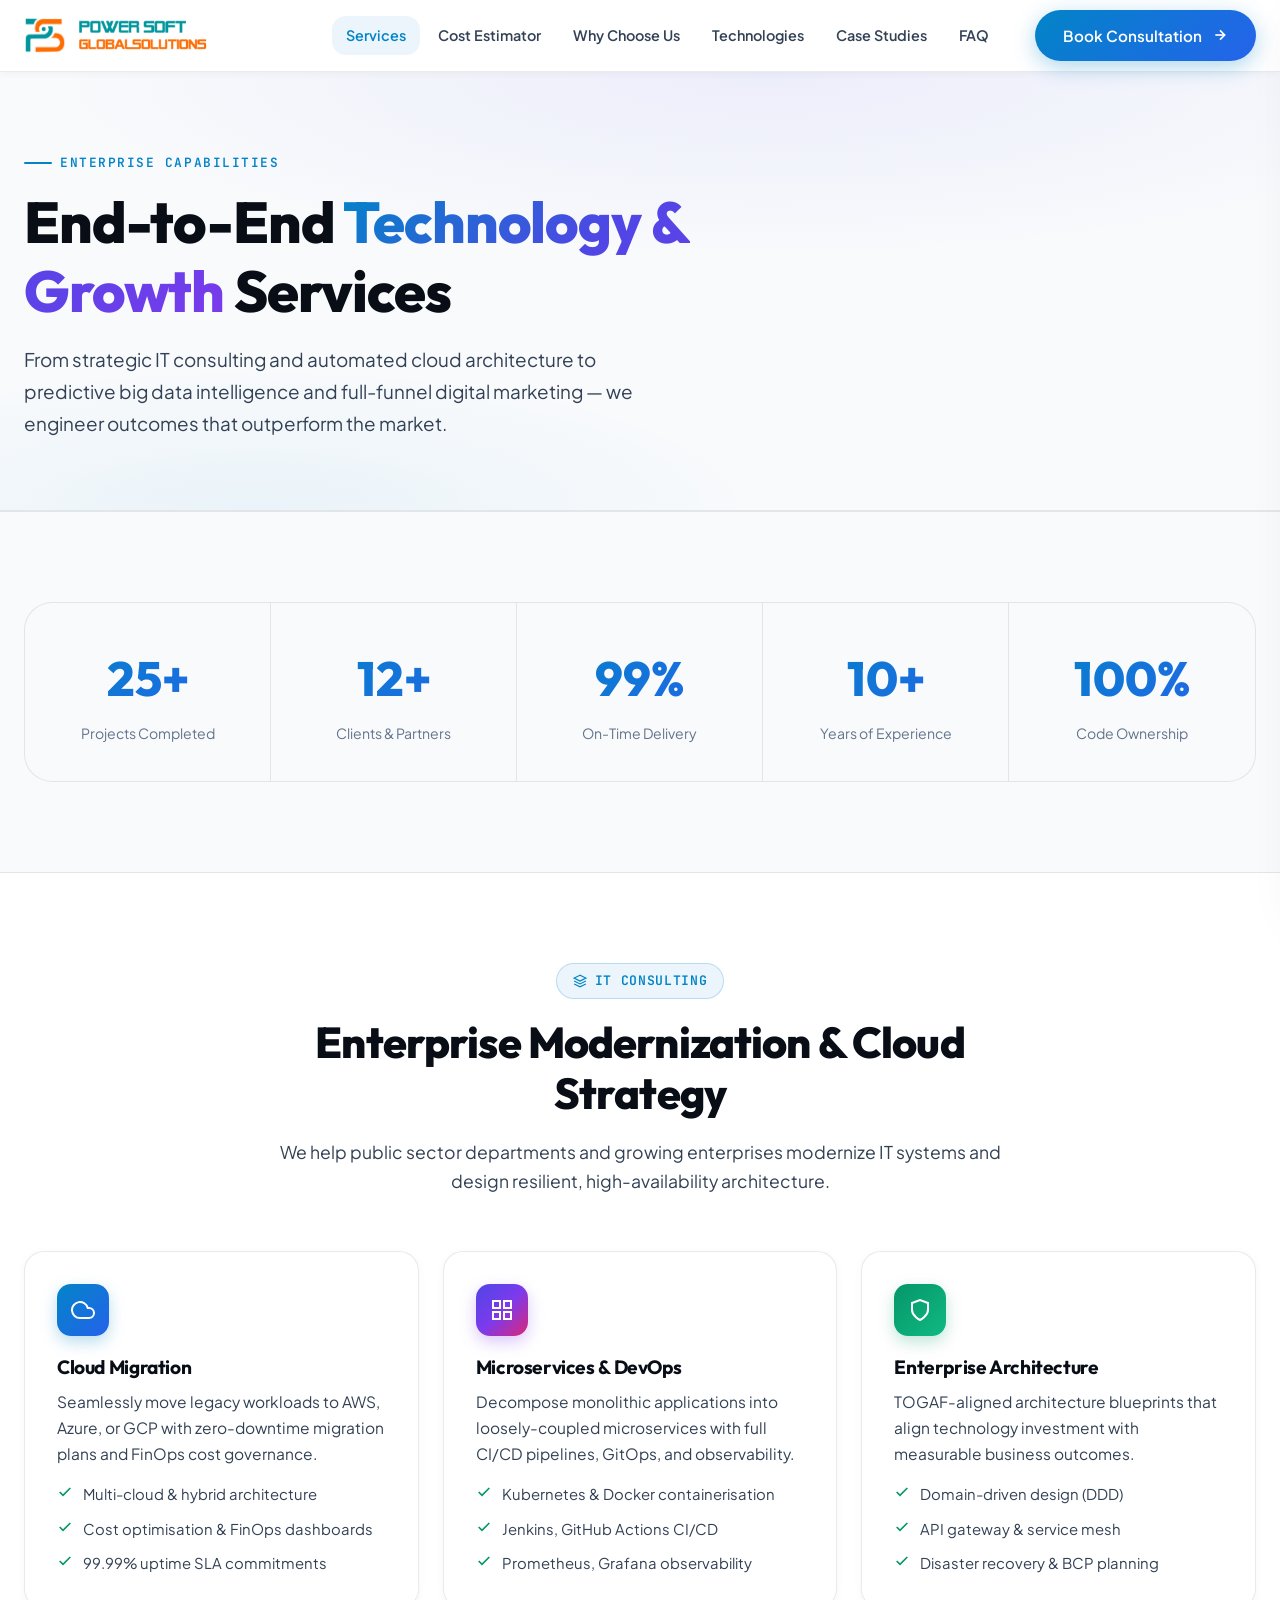
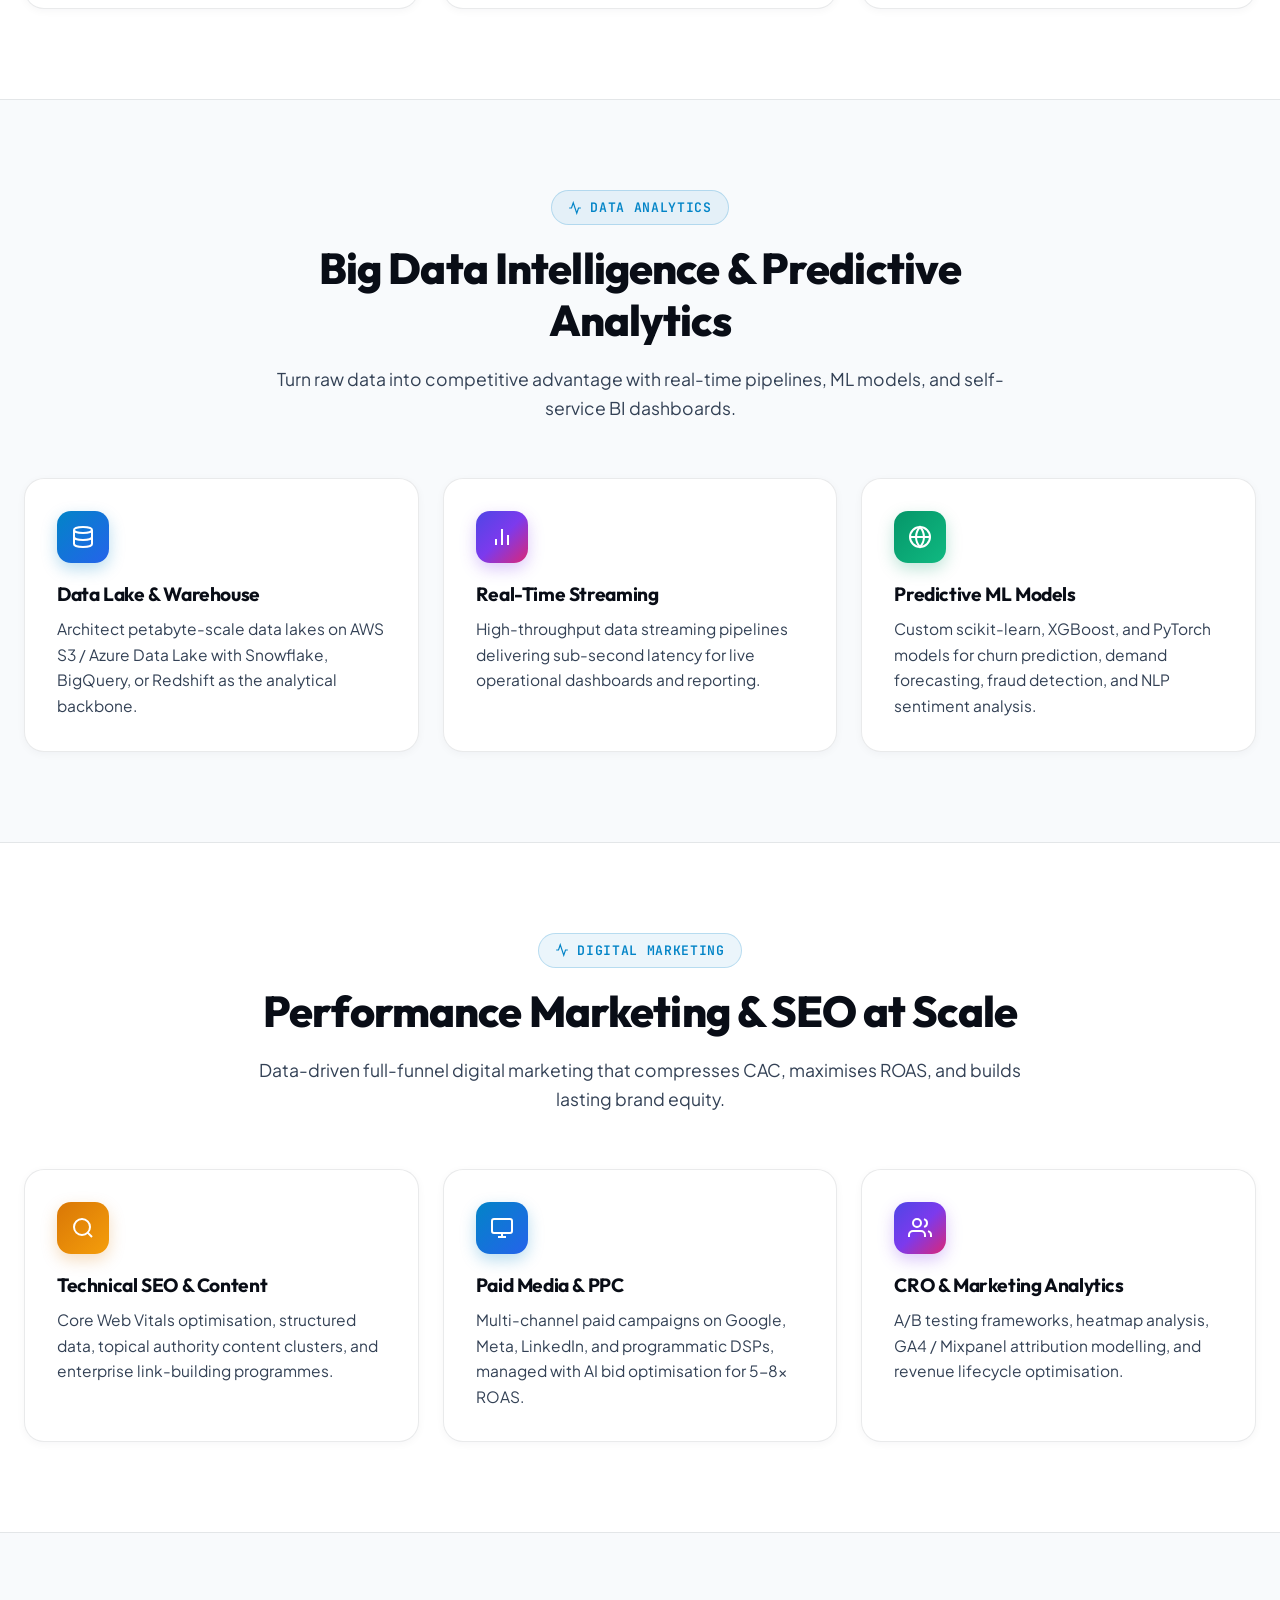
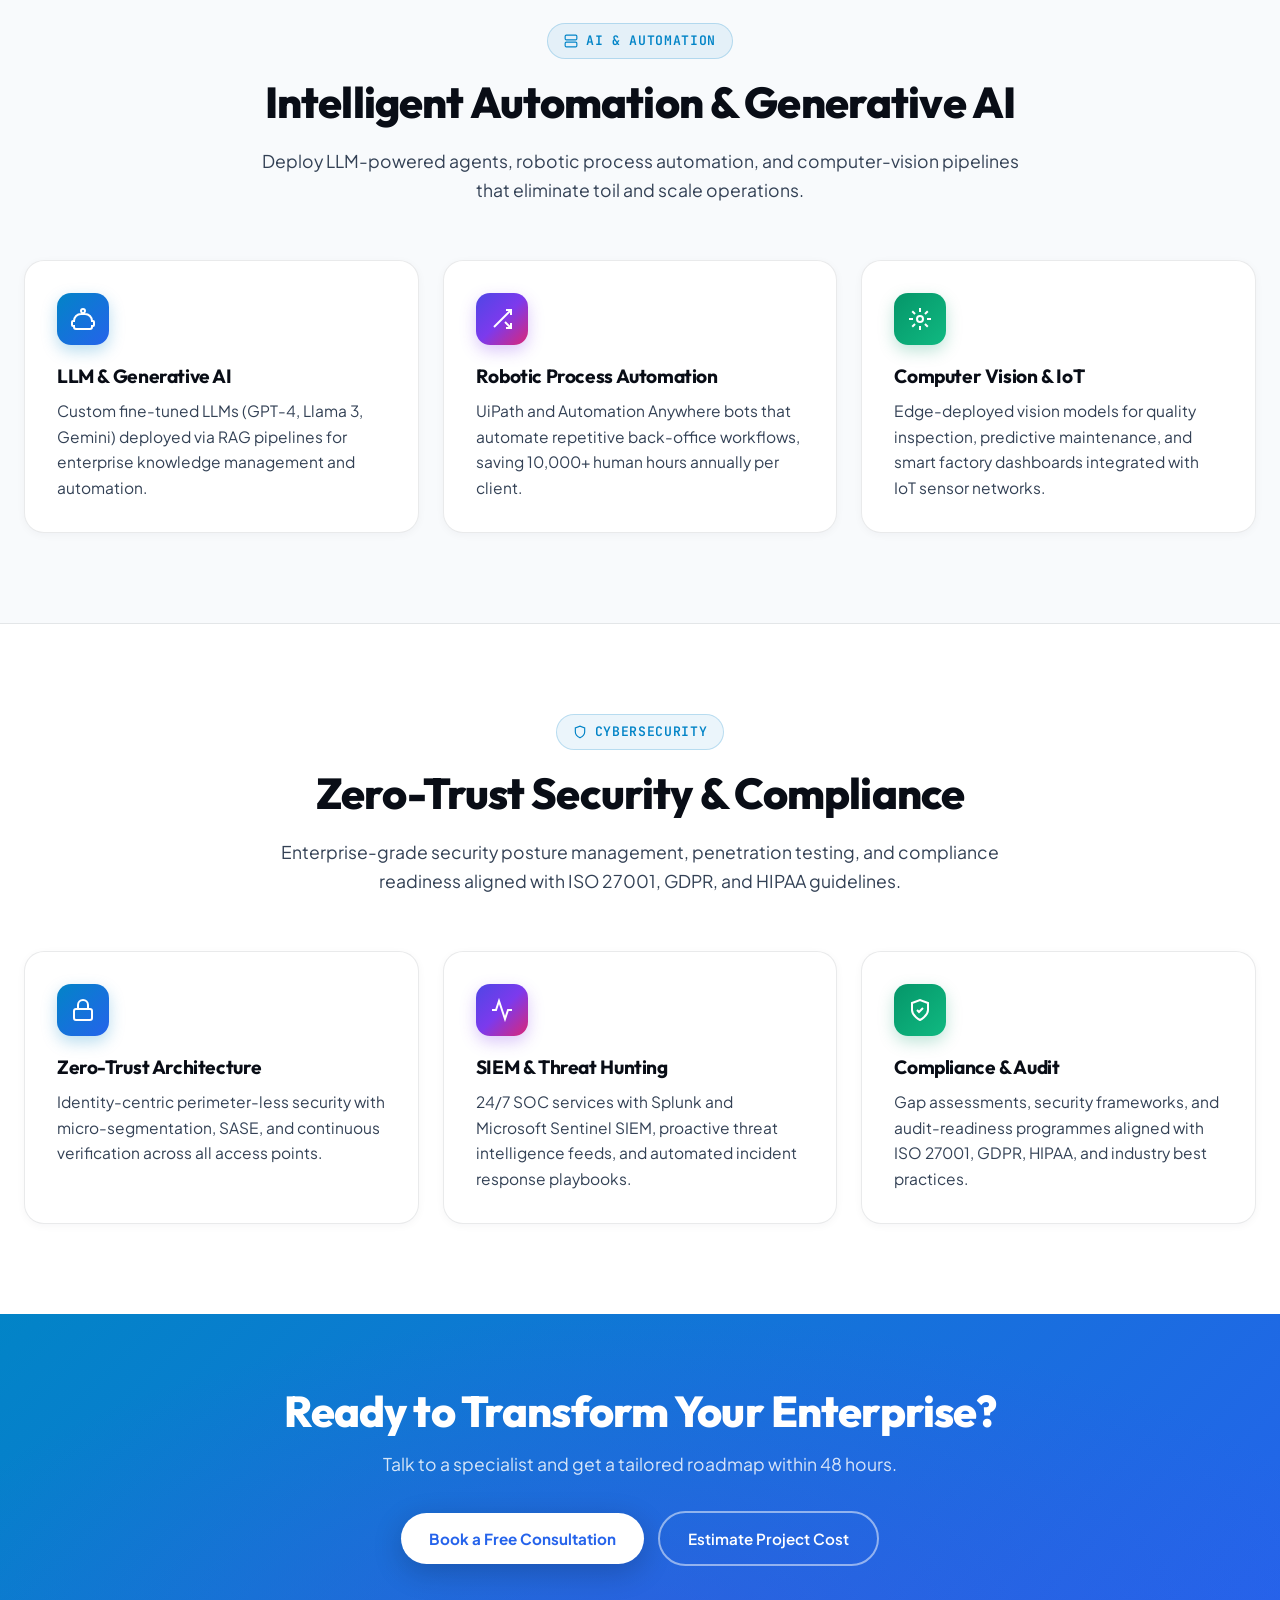
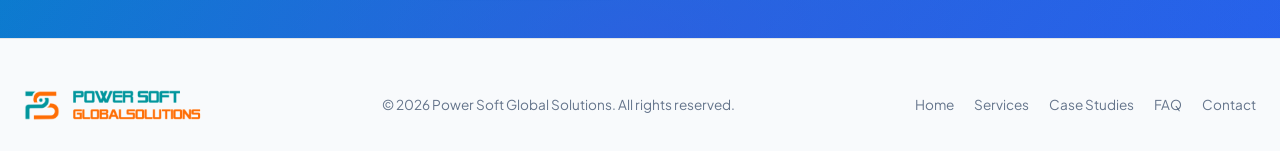
<file: services.html>
<!DOCTYPE html>
<html lang="en" data-theme="light">
<head>
  <meta charset="UTF-8">
  <meta name="viewport" content="width=device-width, initial-scale=1.0, maximum-scale=1.0, user-scalable=0">
  <title>Enterprise IT Services | Power Soft Global Solutions</title>
  <meta name="description" content="Explore Power Soft's full suite of enterprise IT services: consulting, cloud, data analytics, AI automation, digital marketing, and cybersecurity.">
  <link rel="icon" type="image/png" href="assets/images/logo.png">
  <link rel="stylesheet" href="css/pages.css">
</head>
<body>
  <div id="scroll-progress" aria-hidden="true"></div>

  <!-- Header -->
  <header class="main-header" id="mainHeader">
    <div class="container nav-container">
      <a href="index.html" class="brand-logo">
        <div class="logo-symbol">
          <img src="assets/images/logo.png" alt="Power Soft Global Solutions Logo" class="logo-img">
        </div>
        <div class="logo-text-group">
          <img src="assets/images/logo-text.png" alt="Power Soft Global Solutions" class="logo-text-img">
        </div>
      </a>
      <nav class="nav-links" id="desktopNav" aria-label="Primary Navigation">
        <a href="services.html" class="nav-link">Services</a>
        <a href="cost-estimator.html" class="nav-link">Cost Estimator</a>
        <a href="why-choose-us.html" class="nav-link">Why Choose Us</a>
        <a href="technologies.html" class="nav-link">Technologies</a>
        <a href="case-studies.html" class="nav-link">Case Studies</a>
        <a href="faq.html" class="nav-link">FAQ</a>
      </nav>
      <div class="nav-actions">
        <a href="index.html#contact" class="btn btn-primary">
          <span>Book Consultation</span>
          <svg xmlns="http://www.w3.org/2000/svg" width="16" height="16" viewBox="0 0 24 24" fill="none" stroke="currentColor" stroke-width="2.5"><line x1="5" y1="12" x2="19" y2="12"/><polyline points="12 5 19 12 12 19"/></svg>
        </a>
        <button class="mobile-toggle" id="mobileNavToggle" aria-label="Open Mobile Menu">
          <svg xmlns="http://www.w3.org/2000/svg" width="28" height="28" viewBox="0 0 24 24" fill="none" stroke="currentColor" stroke-width="2"><line x1="3" y1="12" x2="21" y2="12"/><line x1="3" y1="6" x2="21" y2="6"/><line x1="3" y1="18" x2="21" y2="18"/></svg>
        </button>
      </div>
    </div>
  </header>

  <!-- Mobile Drawer -->
  <div class="drawer-overlay" id="drawerOverlay"></div>
  <aside class="mobile-drawer" id="mobileDrawer">
    <div class="drawer-header">
      <div class="brand-logo">
        <div class="logo-symbol" style="width:36px;height:36px;">
          <img src="assets/images/logo.png" alt="Power Soft Global Solutions Logo" class="logo-img">
        </div>
        <div class="logo-text-group"><img src="assets/images/logo-text.png" alt="Power Soft Global Solutions" class="logo-text-img"></div>
      </div>
      <button class="btn-icon" id="drawerCloseBtn" aria-label="Close">
        <svg xmlns="http://www.w3.org/2000/svg" width="20" height="20" viewBox="0 0 24 24" fill="none" stroke="currentColor" stroke-width="2"><line x1="18" y1="6" x2="6" y2="18"/><line x1="6" y1="6" x2="18" y2="18"/></svg>
      </button>
    </div>
    <nav class="mobile-nav-links">
      <a href="services.html" class="mobile-nav-link">Services</a>
      <a href="cost-estimator.html" class="mobile-nav-link">Cost Estimator</a>
      <a href="why-choose-us.html" class="mobile-nav-link">Why Choose Us</a>
      <a href="technologies.html" class="mobile-nav-link">Technologies</a>
      <a href="case-studies.html" class="mobile-nav-link">Case Studies</a>
      <a href="faq.html" class="mobile-nav-link">FAQ</a>
    </nav>
    <div style="margin-top:auto;padding-top:20px;border-top:1px solid var(--border-light);display:flex;flex-direction:column;gap:12px;">
      <a href="index.html#contact" class="btn btn-primary" style="width:100%;justify-content:center;">Book Consultation</a>
    </div>
  </aside>

  <main>
    <!-- Page Hero -->
    <section class="page-hero">
      <div class="container">
        <div class="page-hero-inner">
          <p class="page-hero-eyebrow">Enterprise Capabilities</p>
          <h1>End-to-End <span class="text-gradient">Technology &amp; Growth</span> Services</h1>
          <p class="lead">From strategic IT consulting and automated cloud architecture to predictive big data intelligence and full-funnel digital marketing — we engineer outcomes that outperform the market.</p>
        </div>
      </div>
    </section>

    <!-- Stats -->
    <section class="section-spacing section-alt">
      <div class="container">
        <div class="stats-strip">
          <div class="stats-row">
            <div class="stat-box"><span class="stat-number" data-target="25" data-suffix="+">25+</span><span class="stat-label">Projects Completed</span></div>
            <div class="stat-box"><span class="stat-number" data-target="12" data-suffix="+">12+</span><span class="stat-label">Clients &amp; Partners</span></div>
            <div class="stat-box"><span class="stat-number" data-target="99" data-suffix="%">99%</span><span class="stat-label">On-Time Delivery</span></div>
            <div class="stat-box"><span class="stat-number" data-target="10" data-suffix="+">10+</span><span class="stat-label">Years of Experience</span></div>
            <div class="stat-box"><span class="stat-number" data-target="100" data-suffix="%">100%</span><span class="stat-label">Code Ownership</span></div>
          </div>
        </div>
      </div>
    </section>

    <!-- IT Consulting -->
    <section class="section-spacing" id="it-consulting">
      <div class="container">
        <div class="section-header">
          <div class="badge-tag"><svg xmlns="http://www.w3.org/2000/svg" viewBox="0 0 24 24" fill="none" stroke="currentColor" stroke-width="2"><polygon points="12 2 2 7 12 12 22 7 12 2"/><polyline points="2 17 12 22 22 17"/><polyline points="2 12 12 17 22 12"/></svg>IT Consulting</div>
          <h2 class="section-title">Enterprise Modernization &amp; Cloud Strategy</h2>
          <p class="section-subtitle">We help public sector departments and growing enterprises modernize IT systems and design resilient, high-availability architecture.</p>
        </div>
        <div class="grid-3">
          <div class="card fade-up delay-1">
            <div class="card-icon"><svg xmlns="http://www.w3.org/2000/svg" width="24" height="24" viewBox="0 0 24 24" fill="none" stroke="currentColor" stroke-width="2"><path d="M18 10h-1.26A8 8 0 1 0 9 20h9a5 5 0 0 0 0-10z"/></svg></div>
            <h3>Cloud Migration</h3>
            <p>Seamlessly move legacy workloads to AWS, Azure, or GCP with zero-downtime migration plans and FinOps cost governance.</p>
            <ul class="feature-list">
              <li class="feature-item"><svg xmlns="http://www.w3.org/2000/svg" viewBox="0 0 24 24" fill="none" stroke="currentColor" stroke-width="2.5"><polyline points="20 6 9 17 4 12"/></svg><span>Multi-cloud & hybrid architecture</span></li>
              <li class="feature-item"><svg xmlns="http://www.w3.org/2000/svg" viewBox="0 0 24 24" fill="none" stroke="currentColor" stroke-width="2.5"><polyline points="20 6 9 17 4 12"/></svg><span>Cost optimisation & FinOps dashboards</span></li>
              <li class="feature-item"><svg xmlns="http://www.w3.org/2000/svg" viewBox="0 0 24 24" fill="none" stroke="currentColor" stroke-width="2.5"><polyline points="20 6 9 17 4 12"/></svg><span>99.99% uptime SLA commitments</span></li>
            </ul>
          </div>
          <div class="card fade-up delay-2">
            <div class="card-icon purple"><svg xmlns="http://www.w3.org/2000/svg" width="24" height="24" viewBox="0 0 24 24" fill="none" stroke="currentColor" stroke-width="2"><rect x="3" y="3" width="7" height="7"/><rect x="14" y="3" width="7" height="7"/><rect x="14" y="14" width="7" height="7"/><rect x="3" y="14" width="7" height="7"/></svg></div>
            <h3>Microservices &amp; DevOps</h3>
            <p>Decompose monolithic applications into loosely-coupled microservices with full CI/CD pipelines, GitOps, and observability.</p>
            <ul class="feature-list">
              <li class="feature-item"><svg xmlns="http://www.w3.org/2000/svg" viewBox="0 0 24 24" fill="none" stroke="currentColor" stroke-width="2.5"><polyline points="20 6 9 17 4 12"/></svg><span>Kubernetes &amp; Docker containerisation</span></li>
              <li class="feature-item"><svg xmlns="http://www.w3.org/2000/svg" viewBox="0 0 24 24" fill="none" stroke="currentColor" stroke-width="2.5"><polyline points="20 6 9 17 4 12"/></svg><span>Jenkins, GitHub Actions CI/CD</span></li>
              <li class="feature-item"><svg xmlns="http://www.w3.org/2000/svg" viewBox="0 0 24 24" fill="none" stroke="currentColor" stroke-width="2.5"><polyline points="20 6 9 17 4 12"/></svg><span>Prometheus, Grafana observability</span></li>
            </ul>
          </div>
          <div class="card fade-up delay-3">
            <div class="card-icon emerald"><svg xmlns="http://www.w3.org/2000/svg" width="24" height="24" viewBox="0 0 24 24" fill="none" stroke="currentColor" stroke-width="2"><path d="M12 22s8-4 8-10V5l-8-3-8 3v7c0 6 8 10 8 10z"/></svg></div>
            <h3>Enterprise Architecture</h3>
            <p>TOGAF-aligned architecture blueprints that align technology investment with measurable business outcomes.</p>
            <ul class="feature-list">
              <li class="feature-item"><svg xmlns="http://www.w3.org/2000/svg" viewBox="0 0 24 24" fill="none" stroke="currentColor" stroke-width="2.5"><polyline points="20 6 9 17 4 12"/></svg><span>Domain-driven design (DDD)</span></li>
              <li class="feature-item"><svg xmlns="http://www.w3.org/2000/svg" viewBox="0 0 24 24" fill="none" stroke="currentColor" stroke-width="2.5"><polyline points="20 6 9 17 4 12"/></svg><span>API gateway &amp; service mesh</span></li>
              <li class="feature-item"><svg xmlns="http://www.w3.org/2000/svg" viewBox="0 0 24 24" fill="none" stroke="currentColor" stroke-width="2.5"><polyline points="20 6 9 17 4 12"/></svg><span>Disaster recovery &amp; BCP planning</span></li>
            </ul>
          </div>
        </div>
      </div>
    </section>

    <!-- Data Analytics -->
    <section class="section-spacing section-alt" id="data-analytics">
      <div class="container">
        <div class="section-header">
          <div class="badge-tag"><svg xmlns="http://www.w3.org/2000/svg" viewBox="0 0 24 24" fill="none" stroke="currentColor" stroke-width="2"><polyline points="22 12 18 12 15 21 9 3 6 12 2 12"/></svg>Data Analytics</div>
          <h2 class="section-title">Big Data Intelligence &amp; Predictive Analytics</h2>
          <p class="section-subtitle">Turn raw data into competitive advantage with real-time pipelines, ML models, and self-service BI dashboards.</p>
        </div>
        <div class="grid-3">
          <div class="card fade-up delay-1">
            <div class="card-icon"><svg xmlns="http://www.w3.org/2000/svg" width="24" height="24" viewBox="0 0 24 24" fill="none" stroke="currentColor" stroke-width="2"><ellipse cx="12" cy="5" rx="9" ry="3"/><path d="M21 12c0 1.66-4 3-9 3s-9-1.34-9-3"/><path d="M3 5v14c0 1.66 4 3 9 3s9-1.34 9-3V5"/></ellipse></svg></div>
            <h3>Data Lake &amp; Warehouse</h3>
            <p>Architect petabyte-scale data lakes on AWS S3 / Azure Data Lake with Snowflake, BigQuery, or Redshift as the analytical backbone.</p>
          </div>
          <div class="card fade-up delay-2">
            <div class="card-icon purple"><svg xmlns="http://www.w3.org/2000/svg" width="24" height="24" viewBox="0 0 24 24" fill="none" stroke="currentColor" stroke-width="2"><line x1="18" y1="20" x2="18" y2="10"/><line x1="12" y1="20" x2="12" y2="4"/><line x1="6" y1="20" x2="6" y2="14"/></svg></div>
            <h3>Real-Time Streaming</h3>
            <p>High-throughput data streaming pipelines delivering sub-second latency for live operational dashboards and reporting.</p>
          </div>
          <div class="card fade-up delay-3">
            <div class="card-icon emerald"><svg xmlns="http://www.w3.org/2000/svg" width="24" height="24" viewBox="0 0 24 24" fill="none" stroke="currentColor" stroke-width="2"><circle cx="12" cy="12" r="10"/><line x1="2" y1="12" x2="22" y2="12"/><path d="M12 2a15.3 15.3 0 0 1 4 10 15.3 15.3 0 0 1-4 10 15.3 15.3 0 0 1-4-10 15.3 15.3 0 0 1 4-10z"/></circle></svg></div>
            <h3>Predictive ML Models</h3>
            <p>Custom scikit-learn, XGBoost, and PyTorch models for churn prediction, demand forecasting, fraud detection, and NLP sentiment analysis.</p>
          </div>
        </div>
      </div>
    </section>

    <!-- Digital Marketing -->
    <section class="section-spacing" id="digital-marketing">
      <div class="container">
        <div class="section-header">
          <div class="badge-tag"><svg xmlns="http://www.w3.org/2000/svg" viewBox="0 0 24 24" fill="none" stroke="currentColor" stroke-width="2"><path d="M22 12h-4l-3 9L9 3l-3 9H2"/></svg>Digital Marketing</div>
          <h2 class="section-title">Performance Marketing &amp; SEO at Scale</h2>
          <p class="section-subtitle">Data-driven full-funnel digital marketing that compresses CAC, maximises ROAS, and builds lasting brand equity.</p>
        </div>
        <div class="grid-3">
          <div class="card fade-up delay-1">
            <div class="card-icon amber"><svg xmlns="http://www.w3.org/2000/svg" width="24" height="24" viewBox="0 0 24 24" fill="none" stroke="currentColor" stroke-width="2"><circle cx="11" cy="11" r="8"/><line x1="21" y1="21" x2="16.65" y2="16.65"/></svg></div>
            <h3>Technical SEO &amp; Content</h3>
            <p>Core Web Vitals optimisation, structured data, topical authority content clusters, and enterprise link-building programmes.</p>
          </div>
          <div class="card fade-up delay-2">
            <div class="card-icon"><svg xmlns="http://www.w3.org/2000/svg" width="24" height="24" viewBox="0 0 24 24" fill="none" stroke="currentColor" stroke-width="2"><rect x="2" y="3" width="20" height="14" rx="2" ry="2"/><line x1="8" y1="21" x2="16" y2="21"/><line x1="12" y1="17" x2="12" y2="21"/></svg></div>
            <h3>Paid Media &amp; PPC</h3>
            <p>Multi-channel paid campaigns on Google, Meta, LinkedIn, and programmatic DSPs, managed with AI bid optimisation for 5-8× ROAS.</p>
          </div>
          <div class="card fade-up delay-3">
            <div class="card-icon purple"><svg xmlns="http://www.w3.org/2000/svg" width="24" height="24" viewBox="0 0 24 24" fill="none" stroke="currentColor" stroke-width="2"><path d="M17 21v-2a4 4 0 0 0-4-4H5a4 4 0 0 0-4 4v2"/><circle cx="9" cy="7" r="4"/><path d="M23 21v-2a4 4 0 0 0-3-3.87"/><path d="M16 3.13a4 4 0 0 1 0 7.75"/></svg></div>
            <h3>CRO &amp; Marketing Analytics</h3>
            <p>A/B testing frameworks, heatmap analysis, GA4 / Mixpanel attribution modelling, and revenue lifecycle optimisation.</p>
          </div>
        </div>
      </div>
    </section>

    <!-- AI & Automation -->
    <section class="section-spacing section-alt" id="ai-automation">
      <div class="container">
        <div class="section-header">
          <div class="badge-tag"><svg xmlns="http://www.w3.org/2000/svg" viewBox="0 0 24 24" fill="none" stroke="currentColor" stroke-width="2"><rect x="2" y="2" width="20" height="8" rx="2" ry="2"/><rect x="2" y="14" width="20" height="8" rx="2" ry="2"/><line x1="6" y1="6" x2="6.01" y2="6"/><line x1="6" y1="18" x2="6.01" y2="18"/></svg>AI &amp; Automation</div>
          <h2 class="section-title">Intelligent Automation &amp; Generative AI</h2>
          <p class="section-subtitle">Deploy LLM-powered agents, robotic process automation, and computer-vision pipelines that eliminate toil and scale operations.</p>
        </div>
        <div class="grid-3">
          <div class="card fade-up delay-1">
            <div class="card-icon"><svg xmlns="http://www.w3.org/2000/svg" width="24" height="24" viewBox="0 0 24 24" fill="none" stroke="currentColor" stroke-width="2"><path d="M12 2a2 2 0 0 1 2 2c0 .74-.4 1.39-1 1.73V7h1a7 7 0 0 1 7 7h1a1 1 0 0 1 1 1v3a1 1 0 0 1-1 1h-1v1a2 2 0 0 1-2 2H5a2 2 0 0 1-2-2v-1H2a1 1 0 0 1-1-1v-3a1 1 0 0 1 1-1h1a7 7 0 0 1 7-7h1V5.73c-.6-.34-1-.99-1-1.73a2 2 0 0 1 2-2z"/></svg></div>
            <h3>LLM &amp; Generative AI</h3>
            <p>Custom fine-tuned LLMs (GPT-4, Llama 3, Gemini) deployed via RAG pipelines for enterprise knowledge management and automation.</p>
          </div>
          <div class="card fade-up delay-2">
            <div class="card-icon purple"><svg xmlns="http://www.w3.org/2000/svg" width="24" height="24" viewBox="0 0 24 24" fill="none" stroke="currentColor" stroke-width="2"><polyline points="16 3 21 3 21 8"/><line x1="4" y1="20" x2="21" y2="3"/><polyline points="21 16 21 21 16 21"/><line x1="15" y1="15" x2="21" y2="21"/></svg></div>
            <h3>Robotic Process Automation</h3>
            <p>UiPath and Automation Anywhere bots that automate repetitive back-office workflows, saving 10,000+ human hours annually per client.</p>
          </div>
          <div class="card fade-up delay-3">
            <div class="card-icon emerald"><svg xmlns="http://www.w3.org/2000/svg" width="24" height="24" viewBox="0 0 24 24" fill="none" stroke="currentColor" stroke-width="2"><circle cx="12" cy="12" r="3"/><path d="M12 1v4M12 19v4M4.22 4.22l2.83 2.83M16.95 16.95l2.83 2.83M1 12h4M19 12h4M4.22 19.78l2.83-2.83M16.95 7.05l2.83-2.83"/></svg></div>
            <h3>Computer Vision &amp; IoT</h3>
            <p>Edge-deployed vision models for quality inspection, predictive maintenance, and smart factory dashboards integrated with IoT sensor networks.</p>
          </div>
        </div>
      </div>
    </section>

    <!-- Cybersecurity -->
    <section class="section-spacing" id="cybersecurity">
      <div class="container">
        <div class="section-header">
          <div class="badge-tag"><svg xmlns="http://www.w3.org/2000/svg" viewBox="0 0 24 24" fill="none" stroke="currentColor" stroke-width="2"><path d="M12 22s8-4 8-10V5l-8-3-8 3v7c0 6 8 10 8 10z"/></svg>Cybersecurity</div>
          <h2 class="section-title">Zero-Trust Security &amp; Compliance</h2>
          <p class="section-subtitle">Enterprise-grade security posture management, penetration testing, and compliance readiness aligned with ISO 27001, GDPR, and HIPAA guidelines.</p>
        </div>
        <div class="grid-3">
          <div class="card fade-up delay-1">
            <div class="card-icon"><svg xmlns="http://www.w3.org/2000/svg" width="24" height="24" viewBox="0 0 24 24" fill="none" stroke="currentColor" stroke-width="2"><rect x="3" y="11" width="18" height="11" rx="2" ry="2"/><path d="M7 11V7a5 5 0 0 1 10 0v4"/></svg></div>
            <h3>Zero-Trust Architecture</h3>
            <p>Identity-centric perimeter-less security with micro-segmentation, SASE, and continuous verification across all access points.</p>
          </div>
          <div class="card fade-up delay-2">
            <div class="card-icon purple"><svg xmlns="http://www.w3.org/2000/svg" width="24" height="24" viewBox="0 0 24 24" fill="none" stroke="currentColor" stroke-width="2"><polyline points="22 12 18 12 15 21 9 3 6 12 2 12"/></svg></div>
            <h3>SIEM &amp; Threat Hunting</h3>
            <p>24/7 SOC services with Splunk and Microsoft Sentinel SIEM, proactive threat intelligence feeds, and automated incident response playbooks.</p>
          </div>
          <div class="card fade-up delay-3">
            <div class="card-icon emerald"><svg xmlns="http://www.w3.org/2000/svg" width="24" height="24" viewBox="0 0 24 24" fill="none" stroke="currentColor" stroke-width="2"><path d="M9 12l2 2 4-4"/><path d="M12 22s8-4 8-10V5l-8-3-8 3v7c0 6 8 10 8 10z"/></svg></div>
            <h3>Compliance &amp; Audit</h3>
            <p>Gap assessments, security frameworks, and audit-readiness programmes aligned with ISO 27001, GDPR, HIPAA, and industry best practices.</p>
          </div>
        </div>
      </div>
    </section>

    <!-- CTA -->
    <section class="cta-strip">
      <div class="container" style="position:relative;z-index:1;">
        <h2>Ready to Transform Your Enterprise?</h2>
        <p>Talk to a specialist and get a tailored roadmap within 48 hours.</p>
        <div class="cta-actions">
          <a href="index.html#contact" class="btn btn-white">Book a Free Consultation</a>
          <a href="cost-estimator.html" class="btn btn-outline-white">Estimate Project Cost</a>
        </div>
      </div>
    </section>
  </main>

  <!-- Footer -->
  <footer class="page-footer">
    <div class="container">
      <div class="footer-inner">
        <div class="footer-brand">
          <div class="logo-symbol" style="width:36px;height:36px;">
            <img src="assets/images/logo.png" alt="Power Soft Global Solutions Logo" class="logo-img">
          </div>
          <div class="logo-text-group"><img src="assets/images/logo-text.png" alt="Power Soft Global Solutions" class="logo-text-img"></div>
        </div>
        <p class="footer-copy">&copy; <span class="copyright-year"></span> Power Soft Global Solutions. All rights reserved.</p>
        <nav class="footer-links">
          <a href="index.html">Home</a>
          <a href="services.html">Services</a>
          <a href="case-studies.html">Case Studies</a>
          <a href="faq.html">FAQ</a>
          <a href="index.html#contact">Contact</a>
        </nav>
      </div>
    </div>
  </footer>

  <script src="js/pages.js"></script>
</body>
</html>
</file>
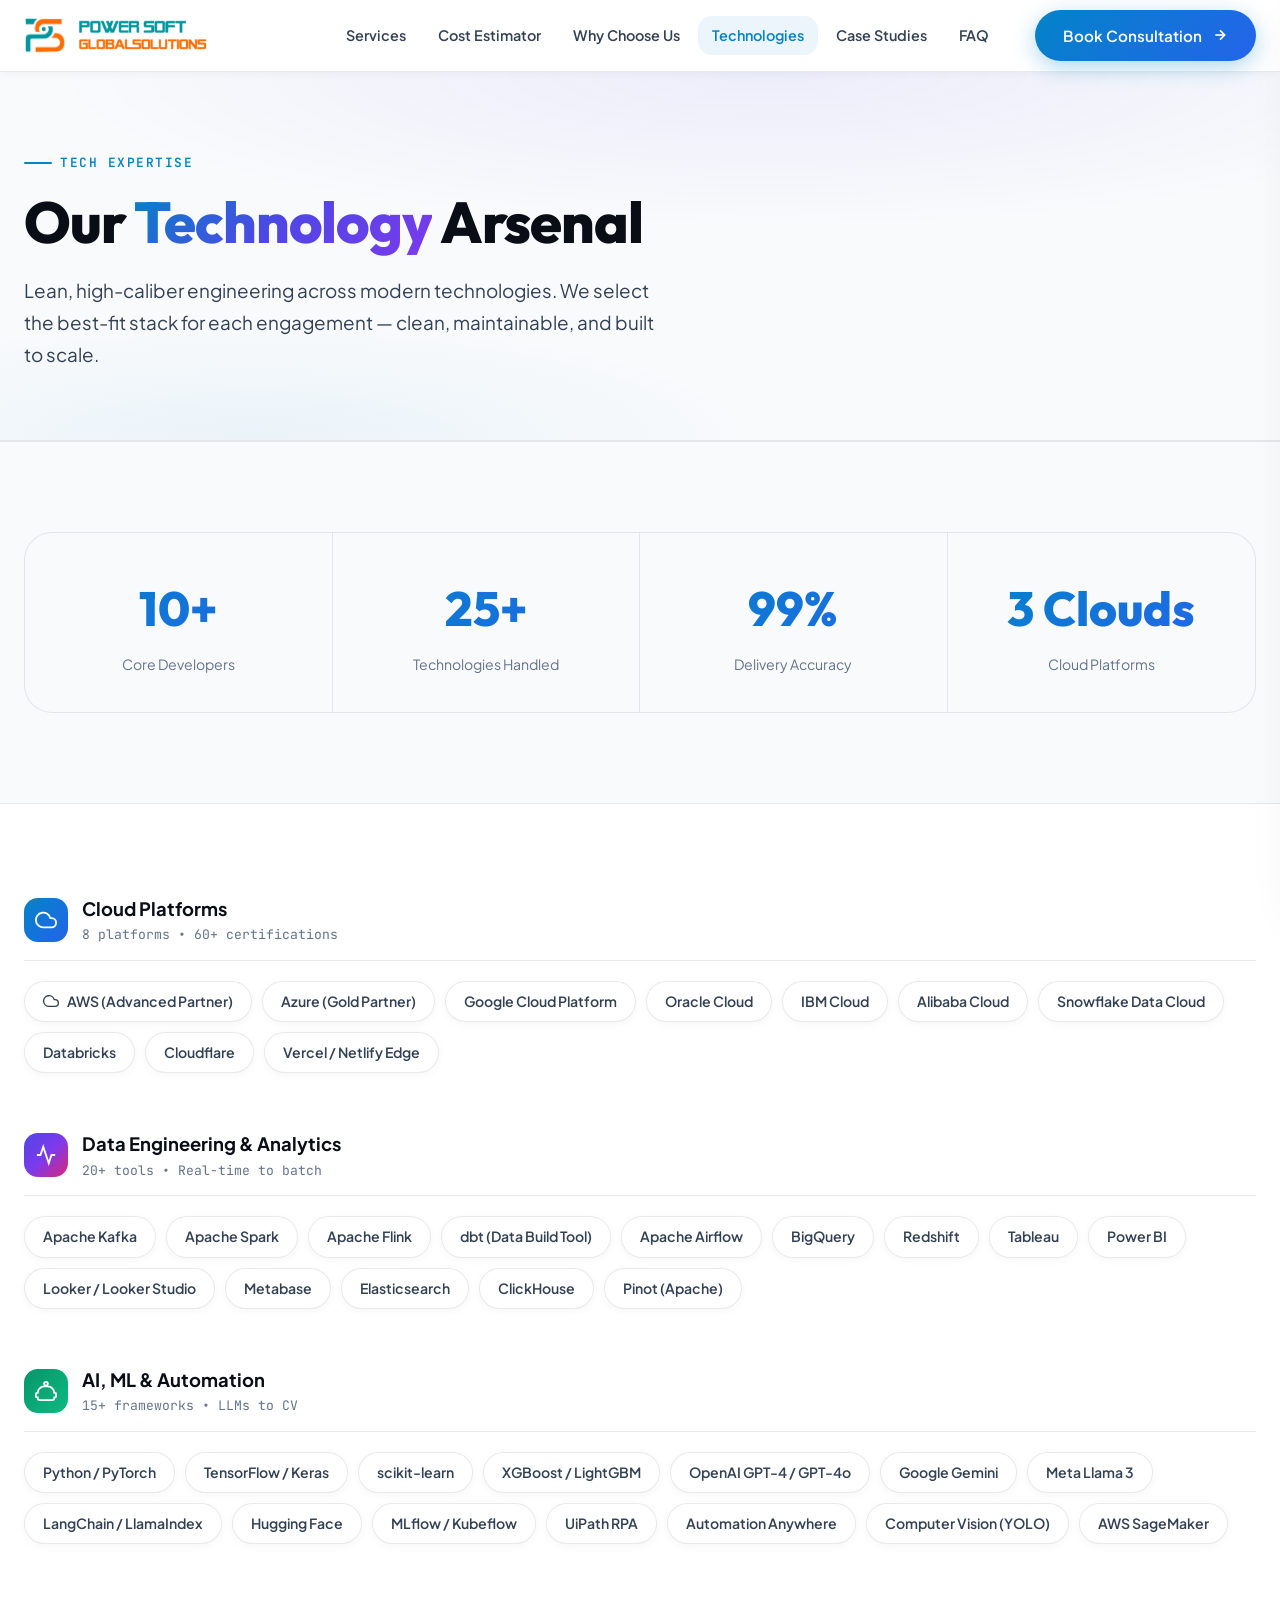
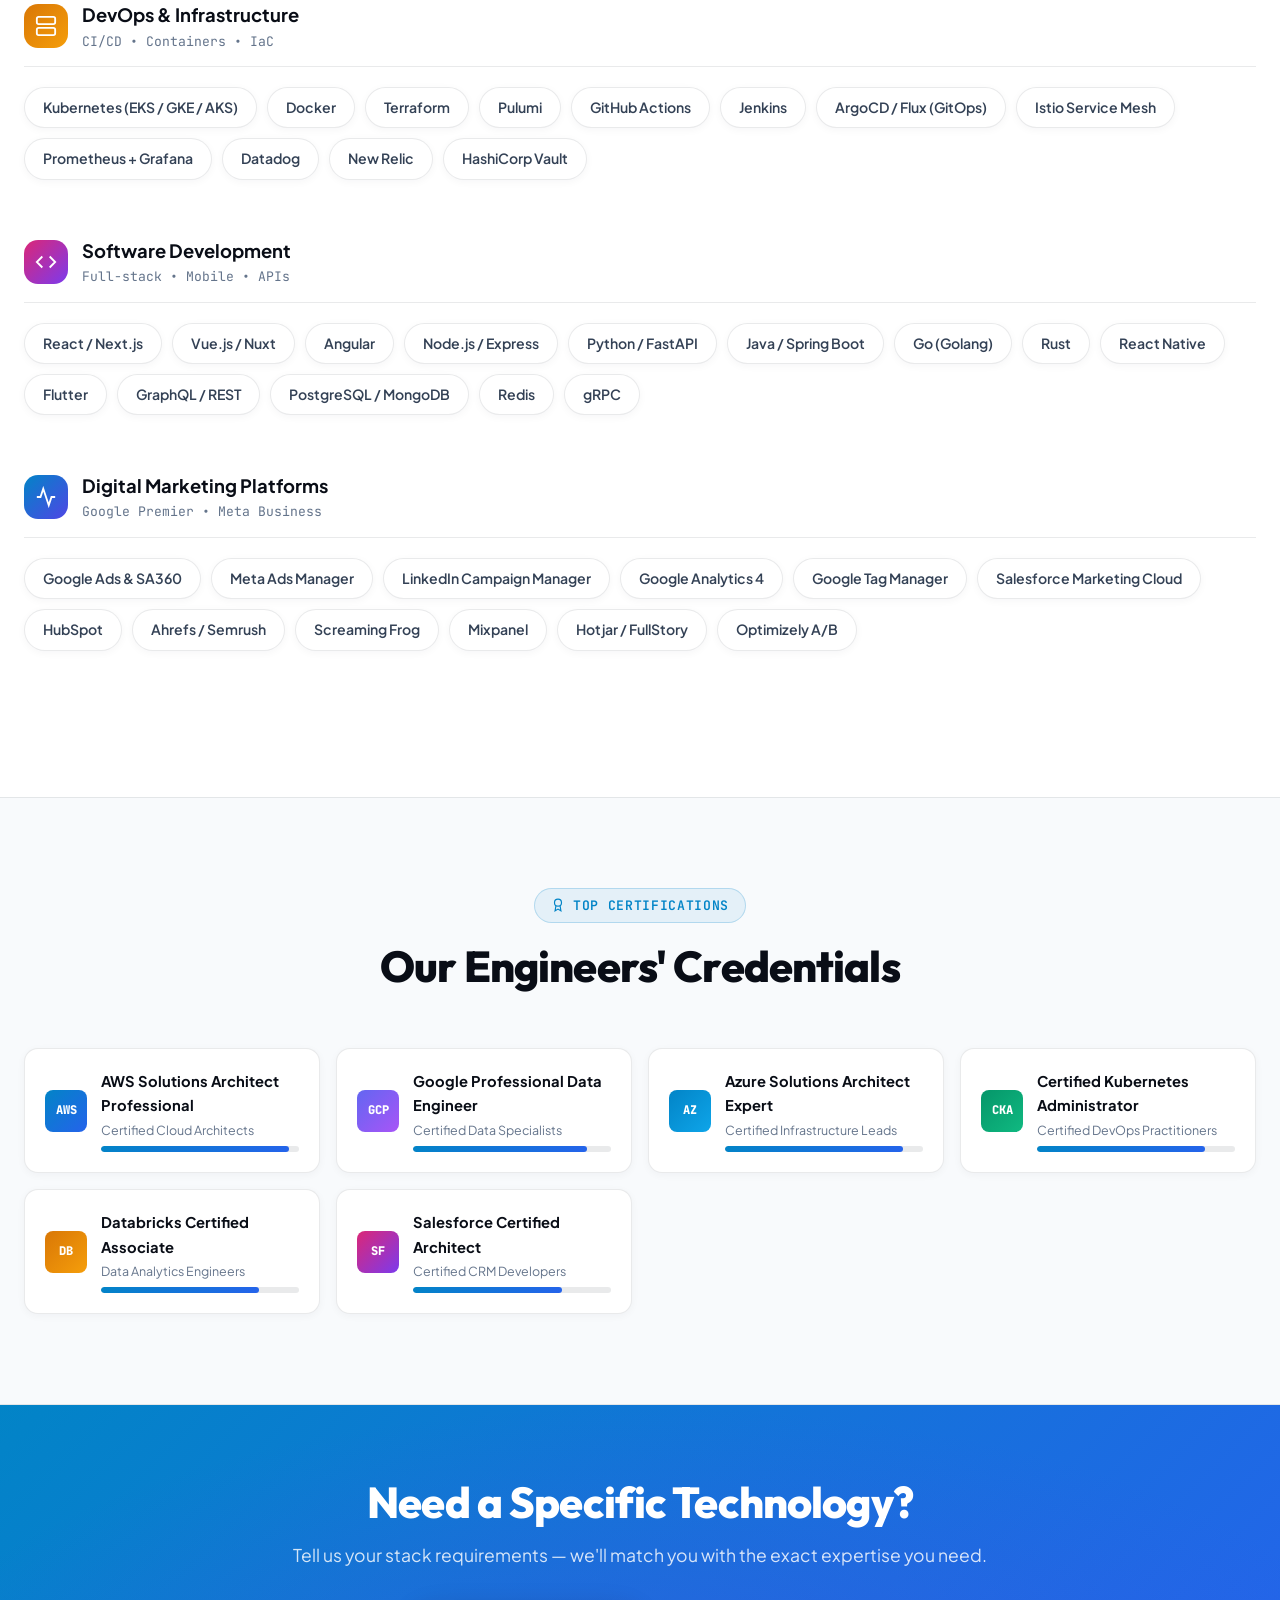
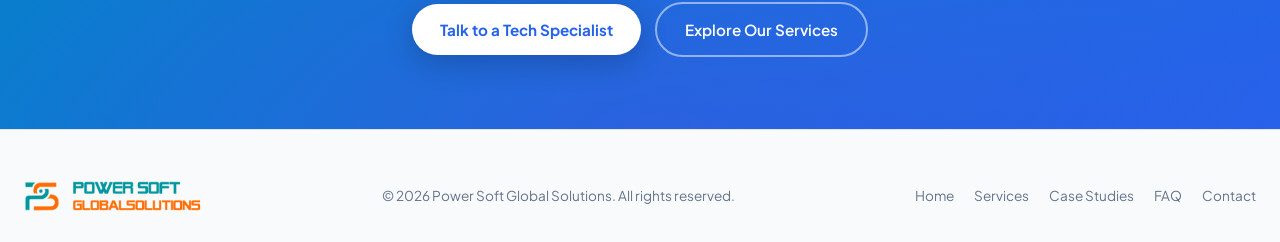
<file: technologies.html>
<!DOCTYPE html>
<html lang="en" data-theme="light">
<head>
  <meta charset="UTF-8">
  <meta name="viewport" content="width=device-width, initial-scale=1.0, maximum-scale=1.0, user-scalable=0">
  <title>Technology Stack | Power Soft Global Solutions</title>
  <meta name="description" content="Explore the 100+ enterprise technologies Power Soft engineers are certified in — cloud, data, AI/ML, DevOps, security, and digital marketing platforms.">
  <link rel="icon" type="image/png" href="assets/images/logo.png">
  <link rel="stylesheet" href="css/pages.css">
  <style>
    .tech-category { margin-bottom:56px; }
    .tech-category-header { display:flex; align-items:center; gap:14px; margin-bottom:20px; padding-bottom:14px; border-bottom:1px solid var(--border-light); }
    .tech-category-icon { width:44px; height:44px; border-radius:var(--radius-md); display:flex; align-items:center; justify-content:center; color:#fff; flex-shrink:0; }
    .tech-category-title { font-size:1.15rem; font-weight:700; }
    .tech-category-count { font-size:0.82rem; color:var(--text-dim); font-family:var(--font-mono); }
    .cert-grid { display:grid; grid-template-columns:repeat(auto-fit,minmax(240px,1fr)); gap:16px; }
    .cert-card { background:var(--bg-card); border:1px solid var(--border-light); border-radius:var(--radius-md); padding:20px; display:flex; align-items:center; gap:14px; box-shadow:var(--shadow-sm); transition:all var(--transition-fast); }
    .cert-card:hover { border-color:var(--accent-cyan); transform:translateY(-2px); box-shadow:var(--shadow-md); }
    .cert-badge { width:42px; height:42px; border-radius:var(--radius-sm); background:var(--gradient-primary); display:flex; align-items:center; justify-content:center; color:#fff; flex-shrink:0; font-weight:800; font-size:0.75rem; font-family:var(--font-mono); }
    .cert-info { flex:1; }
    .cert-name { font-weight:700; font-size:0.92rem; margin-bottom:2px; }
    .cert-level { font-size:0.78rem; color:var(--text-dim); }
    .expertise-bar { height:6px; background:var(--border-light); border-radius:3px; margin-top:6px; overflow:hidden; }
    .expertise-fill { height:100%; background:var(--gradient-primary); border-radius:3px; }
  </style>
</head>
<body>
  <div id="scroll-progress" aria-hidden="true"></div>

  <header class="main-header" id="mainHeader">
    <div class="container nav-container">
      <a href="index.html" class="brand-logo">
        <div class="logo-symbol"><img src="assets/images/logo.png" alt="Power Soft Global Solutions Logo" class="logo-img"></div>
        <div class="logo-text-group"><img src="assets/images/logo-text.png" alt="Power Soft Global Solutions" class="logo-text-img"></div>
      </a>
      <nav class="nav-links" id="desktopNav">
        <a href="services.html" class="nav-link">Services</a>
        <a href="cost-estimator.html" class="nav-link">Cost Estimator</a>
        <a href="why-choose-us.html" class="nav-link">Why Choose Us</a>
        <a href="technologies.html" class="nav-link">Technologies</a>
        <a href="case-studies.html" class="nav-link">Case Studies</a>
        <a href="faq.html" class="nav-link">FAQ</a>
      </nav>
      <div class="nav-actions">
        <a href="index.html#contact" class="btn btn-primary"><span>Book Consultation</span><svg xmlns="http://www.w3.org/2000/svg" width="16" height="16" viewBox="0 0 24 24" fill="none" stroke="currentColor" stroke-width="2.5"><line x1="5" y1="12" x2="19" y2="12"/><polyline points="12 5 19 12 12 19"/></svg></a>
        <button class="mobile-toggle" id="mobileNavToggle" aria-label="Open Mobile Menu"><svg xmlns="http://www.w3.org/2000/svg" width="28" height="28" viewBox="0 0 24 24" fill="none" stroke="currentColor" stroke-width="2"><line x1="3" y1="12" x2="21" y2="12"/><line x1="3" y1="6" x2="21" y2="6"/><line x1="3" y1="18" x2="21" y2="18"/></svg></button>
      </div>
    </div>
  </header>

  <div class="drawer-overlay" id="drawerOverlay"></div>
  <aside class="mobile-drawer" id="mobileDrawer">
    <div class="drawer-header">
      <div class="brand-logo"><div class="logo-symbol" style="width:36px;height:36px;"><img src="assets/images/logo.png" alt="Power Soft Global Solutions Logo" class="logo-img"></div><div class="logo-text-group"><img src="assets/images/logo-text.png" alt="Power Soft Global Solutions" class="logo-text-img"></div></div>
      <button class="btn-icon" id="drawerCloseBtn"><svg xmlns="http://www.w3.org/2000/svg" width="20" height="20" viewBox="0 0 24 24" fill="none" stroke="currentColor" stroke-width="2"><line x1="18" y1="6" x2="6" y2="18"/><line x1="6" y1="6" x2="18" y2="18"/></svg></button>
    </div>
    <nav class="mobile-nav-links">
      <a href="services.html" class="mobile-nav-link">Services</a>
      <a href="cost-estimator.html" class="mobile-nav-link">Cost Estimator</a>
      <a href="why-choose-us.html" class="mobile-nav-link">Why Choose Us</a>
      <a href="technologies.html" class="mobile-nav-link">Technologies</a>
      <a href="case-studies.html" class="mobile-nav-link">Case Studies</a>
      <a href="faq.html" class="mobile-nav-link">FAQ</a>
    </nav>
    <div style="margin-top:auto;padding-top:20px;border-top:1px solid var(--border-light);display:flex;flex-direction:column;gap:12px;">
      <a href="index.html#contact" class="btn btn-primary" style="width:100%;justify-content:center;">Book Consultation</a>
    </div>
  </aside>

  <main>
    <section class="page-hero">
      <div class="container">
        <div class="page-hero-inner">
          <p class="page-hero-eyebrow">Tech Expertise</p>
          <h1>Our <span class="text-gradient">Technology</span> Arsenal</h1>
          <p class="lead">Lean, high-caliber engineering across modern technologies. We select the best-fit stack for each engagement — clean, maintainable, and built to scale.</p>
        </div>
      </div>
    </section>

    <!-- Stats -->
    <section class="section-spacing section-alt">
      <div class="container">
        <div class="stats-strip">
          <div class="stats-row">
            <div class="stat-box"><span class="stat-number" data-target="10" data-suffix="+">10+</span><span class="stat-label">Core Developers</span></div>
            <div class="stat-box"><span class="stat-number" data-target="25" data-suffix="+">25+</span><span class="stat-label">Technologies Handled</span></div>
            <div class="stat-box"><span class="stat-number" data-target="99" data-suffix="%">99%</span><span class="stat-label">Delivery Accuracy</span></div>
            <div class="stat-box"><span class="stat-number" data-target="3" data-suffix=" Clouds">3 Clouds</span><span class="stat-label">Cloud Platforms</span></div>
          </div>
        </div>
      </div>
    </section>

    <!-- Tech Categories -->
    <section class="section-spacing">
      <div class="container">

        <!-- Cloud Platforms -->
        <div class="tech-category">
          <div class="tech-category-header">
            <div class="tech-category-icon" style="background:var(--gradient-primary);">
              <svg xmlns="http://www.w3.org/2000/svg" width="22" height="22" viewBox="0 0 24 24" fill="none" stroke="currentColor" stroke-width="2"><path d="M18 10h-1.26A8 8 0 1 0 9 20h9a5 5 0 0 0 0-10z"/></svg>
            </div>
            <div><div class="tech-category-title">Cloud Platforms</div><div class="tech-category-count">8 platforms • 60+ certifications</div></div>
          </div>
          <div class="tech-pills-cloud">
            <span class="tech-pill"><svg xmlns="http://www.w3.org/2000/svg" width="16" height="16" viewBox="0 0 24 24" fill="none" stroke="currentColor" stroke-width="2"><path d="M18 10h-1.26A8 8 0 1 0 9 20h9a5 5 0 0 0 0-10z"/></svg>AWS (Advanced Partner)</span>
            <span class="tech-pill">Azure (Gold Partner)</span>
            <span class="tech-pill">Google Cloud Platform</span>
            <span class="tech-pill">Oracle Cloud</span>
            <span class="tech-pill">IBM Cloud</span>
            <span class="tech-pill">Alibaba Cloud</span>
            <span class="tech-pill">Snowflake Data Cloud</span>
            <span class="tech-pill">Databricks</span>
            <span class="tech-pill">Cloudflare</span>
            <span class="tech-pill">Vercel / Netlify Edge</span>
          </div>
        </div>

        <!-- Data & Analytics -->
        <div class="tech-category">
          <div class="tech-category-header">
            <div class="tech-category-icon" style="background:var(--gradient-accent);">
              <svg xmlns="http://www.w3.org/2000/svg" width="22" height="22" viewBox="0 0 24 24" fill="none" stroke="currentColor" stroke-width="2"><polyline points="22 12 18 12 15 21 9 3 6 12 2 12"/></svg>
            </div>
            <div><div class="tech-category-title">Data Engineering &amp; Analytics</div><div class="tech-category-count">20+ tools • Real-time to batch</div></div>
          </div>
          <div class="tech-pills-cloud">
            <span class="tech-pill">Apache Kafka</span>
            <span class="tech-pill">Apache Spark</span>
            <span class="tech-pill">Apache Flink</span>
            <span class="tech-pill">dbt (Data Build Tool)</span>
            <span class="tech-pill">Apache Airflow</span>
            <span class="tech-pill">BigQuery</span>
            <span class="tech-pill">Redshift</span>
            <span class="tech-pill">Tableau</span>
            <span class="tech-pill">Power BI</span>
            <span class="tech-pill">Looker / Looker Studio</span>
            <span class="tech-pill">Metabase</span>
            <span class="tech-pill">Elasticsearch</span>
            <span class="tech-pill">ClickHouse</span>
            <span class="tech-pill">Pinot (Apache)</span>
          </div>
        </div>

        <!-- AI / ML -->
        <div class="tech-category">
          <div class="tech-category-header">
            <div class="tech-category-icon" style="background:linear-gradient(135deg,#059669,#10b981);">
              <svg xmlns="http://www.w3.org/2000/svg" width="22" height="22" viewBox="0 0 24 24" fill="none" stroke="currentColor" stroke-width="2"><path d="M12 2a2 2 0 0 1 2 2c0 .74-.4 1.39-1 1.73V7h1a7 7 0 0 1 7 7h1a1 1 0 0 1 1 1v3a1 1 0 0 1-1 1h-1v1a2 2 0 0 1-2 2H5a2 2 0 0 1-2-2v-1H2a1 1 0 0 1-1-1v-3a1 1 0 0 1 1-1h1a7 7 0 0 1 7-7h1V5.73c-.6-.34-1-.99-1-1.73a2 2 0 0 1 2-2z"/></svg>
            </div>
            <div><div class="tech-category-title">AI, ML &amp; Automation</div><div class="tech-category-count">15+ frameworks • LLMs to CV</div></div>
          </div>
          <div class="tech-pills-cloud">
            <span class="tech-pill">Python / PyTorch</span>
            <span class="tech-pill">TensorFlow / Keras</span>
            <span class="tech-pill">scikit-learn</span>
            <span class="tech-pill">XGBoost / LightGBM</span>
            <span class="tech-pill">OpenAI GPT-4 / GPT-4o</span>
            <span class="tech-pill">Google Gemini</span>
            <span class="tech-pill">Meta Llama 3</span>
            <span class="tech-pill">LangChain / LlamaIndex</span>
            <span class="tech-pill">Hugging Face</span>
            <span class="tech-pill">MLflow / Kubeflow</span>
            <span class="tech-pill">UiPath RPA</span>
            <span class="tech-pill">Automation Anywhere</span>
            <span class="tech-pill">Computer Vision (YOLO)</span>
            <span class="tech-pill">AWS SageMaker</span>
          </div>
        </div>

        <!-- DevOps & Infrastructure -->
        <div class="tech-category">
          <div class="tech-category-header">
            <div class="tech-category-icon" style="background:linear-gradient(135deg,#d97706,#f59e0b);">
              <svg xmlns="http://www.w3.org/2000/svg" width="22" height="22" viewBox="0 0 24 24" fill="none" stroke="currentColor" stroke-width="2"><rect x="2" y="2" width="20" height="8" rx="2" ry="2"/><rect x="2" y="14" width="20" height="8" rx="2" ry="2"/><line x1="6" y1="6" x2="6.01" y2="6"/><line x1="6" y1="18" x2="6.01" y2="18"/></svg>
            </div>
            <div><div class="tech-category-title">DevOps &amp; Infrastructure</div><div class="tech-category-count">CI/CD • Containers • IaC</div></div>
          </div>
          <div class="tech-pills-cloud">
            <span class="tech-pill">Kubernetes (EKS / GKE / AKS)</span>
            <span class="tech-pill">Docker</span>
            <span class="tech-pill">Terraform</span>
            <span class="tech-pill">Pulumi</span>
            <span class="tech-pill">GitHub Actions</span>
            <span class="tech-pill">Jenkins</span>
            <span class="tech-pill">ArgoCD / Flux (GitOps)</span>
            <span class="tech-pill">Istio Service Mesh</span>
            <span class="tech-pill">Prometheus + Grafana</span>
            <span class="tech-pill">Datadog</span>
            <span class="tech-pill">New Relic</span>
            <span class="tech-pill">HashiCorp Vault</span>
          </div>
        </div>

        <!-- Software & Frameworks -->
        <div class="tech-category">
          <div class="tech-category-header">
            <div class="tech-category-icon" style="background:linear-gradient(135deg,#db2777,#7c3aed);">
              <svg xmlns="http://www.w3.org/2000/svg" width="22" height="22" viewBox="0 0 24 24" fill="none" stroke="currentColor" stroke-width="2"><polyline points="16 18 22 12 16 6"/><polyline points="8 6 2 12 8 18"/></svg>
            </div>
            <div><div class="tech-category-title">Software Development</div><div class="tech-category-count">Full-stack • Mobile • APIs</div></div>
          </div>
          <div class="tech-pills-cloud">
            <span class="tech-pill">React / Next.js</span>
            <span class="tech-pill">Vue.js / Nuxt</span>
            <span class="tech-pill">Angular</span>
            <span class="tech-pill">Node.js / Express</span>
            <span class="tech-pill">Python / FastAPI</span>
            <span class="tech-pill">Java / Spring Boot</span>
            <span class="tech-pill">Go (Golang)</span>
            <span class="tech-pill">Rust</span>
            <span class="tech-pill">React Native</span>
            <span class="tech-pill">Flutter</span>
            <span class="tech-pill">GraphQL / REST</span>
            <span class="tech-pill">PostgreSQL / MongoDB</span>
            <span class="tech-pill">Redis</span>
            <span class="tech-pill">gRPC</span>
          </div>
        </div>

        <!-- Digital Marketing Tech -->
        <div class="tech-category">
          <div class="tech-category-header">
            <div class="tech-category-icon" style="background:linear-gradient(135deg,#0284c7,#4f46e5);">
              <svg xmlns="http://www.w3.org/2000/svg" width="22" height="22" viewBox="0 0 24 24" fill="none" stroke="currentColor" stroke-width="2"><path d="M22 12h-4l-3 9L9 3l-3 9H2"/></svg>
            </div>
            <div><div class="tech-category-title">Digital Marketing Platforms</div><div class="tech-category-count">Google Premier • Meta Business</div></div>
          </div>
          <div class="tech-pills-cloud">
            <span class="tech-pill">Google Ads &amp; SA360</span>
            <span class="tech-pill">Meta Ads Manager</span>
            <span class="tech-pill">LinkedIn Campaign Manager</span>
            <span class="tech-pill">Google Analytics 4</span>
            <span class="tech-pill">Google Tag Manager</span>
            <span class="tech-pill">Salesforce Marketing Cloud</span>
            <span class="tech-pill">HubSpot</span>
            <span class="tech-pill">Ahrefs / Semrush</span>
            <span class="tech-pill">Screaming Frog</span>
            <span class="tech-pill">Mixpanel</span>
            <span class="tech-pill">Hotjar / FullStory</span>
            <span class="tech-pill">Optimizely A/B</span>
          </div>
        </div>

      </div>
    </section>

    <!-- Certifications -->
    <section class="section-spacing section-alt">
      <div class="container">
        <div class="section-header">
          <div class="badge-tag"><svg xmlns="http://www.w3.org/2000/svg" viewBox="0 0 24 24" fill="none" stroke="currentColor" stroke-width="2"><circle cx="12" cy="8" r="6"/><path d="M15.477 12.89 17 22l-5-3-5 3 1.523-9.11"/></svg>Top Certifications</div>
          <h2 class="section-title">Our Engineers' Credentials</h2>
        </div>
        <div class="cert-grid">
          <div class="cert-card"><div class="cert-badge">AWS</div><div class="cert-info"><div class="cert-name">AWS Solutions Architect Professional</div><div class="cert-level">Certified Cloud Architects</div><div class="expertise-bar"><div class="expertise-fill" style="width:95%"></div></div></div></div>
          <div class="cert-card"><div class="cert-badge" style="background:linear-gradient(135deg,#6366f1,#a855f7);">GCP</div><div class="cert-info"><div class="cert-name">Google Professional Data Engineer</div><div class="cert-level">Certified Data Specialists</div><div class="expertise-bar"><div class="expertise-fill" style="width:88%"></div></div></div></div>
          <div class="cert-card"><div class="cert-badge" style="background:linear-gradient(135deg,#0284c7,#0ea5e9);">AZ</div><div class="cert-info"><div class="cert-name">Azure Solutions Architect Expert</div><div class="cert-level">Certified Infrastructure Leads</div><div class="expertise-bar"><div class="expertise-fill" style="width:90%"></div></div></div></div>
          <div class="cert-card"><div class="cert-badge" style="background:linear-gradient(135deg,#059669,#10b981);">CKA</div><div class="cert-info"><div class="cert-name">Certified Kubernetes Administrator</div><div class="cert-level">Certified DevOps Practitioners</div><div class="expertise-bar"><div class="expertise-fill" style="width:85%"></div></div></div></div>
          <div class="cert-card"><div class="cert-badge" style="background:linear-gradient(135deg,#d97706,#f59e0b);">DB</div><div class="cert-info"><div class="cert-name">Databricks Certified Associate</div><div class="cert-level">Data Analytics Engineers</div><div class="expertise-bar"><div class="expertise-fill" style="width:80%"></div></div></div></div>
          <div class="cert-card"><div class="cert-badge" style="background:linear-gradient(135deg,#db2777,#7c3aed);">SF</div><div class="cert-info"><div class="cert-name">Salesforce Certified Architect</div><div class="cert-level">Certified CRM Developers</div><div class="expertise-bar"><div class="expertise-fill" style="width:75%"></div></div></div></div>
        </div>
      </div>
    </section>

    <section class="cta-strip">
      <div class="container" style="position:relative;z-index:1;">
        <h2>Need a Specific Technology?</h2>
        <p>Tell us your stack requirements — we'll match you with the exact expertise you need.</p>
        <div class="cta-actions">
          <a href="index.html#contact" class="btn btn-white">Talk to a Tech Specialist</a>
          <a href="services.html" class="btn btn-outline-white">Explore Our Services</a>
        </div>
      </div>
    </section>
  </main>

  <footer class="page-footer">
    <div class="container">
      <div class="footer-inner">
        <div class="footer-brand"><div class="logo-symbol" style="width:36px;height:36px;"><img src="assets/images/logo.png" alt="Power Soft Global Solutions Logo" class="logo-img"></div><div class="logo-text-group"><img src="assets/images/logo-text.png" alt="Power Soft Global Solutions" class="logo-text-img"></div></div>
        <p class="footer-copy">&copy; <span class="copyright-year"></span> Power Soft Global Solutions. All rights reserved.</p>
        <nav class="footer-links"><a href="index.html">Home</a><a href="services.html">Services</a><a href="case-studies.html">Case Studies</a><a href="faq.html">FAQ</a><a href="index.html#contact">Contact</a></nav>
      </div>
    </div>
  </footer>
  <script src="js/pages.js"></script>
</body>
</html>
</file>
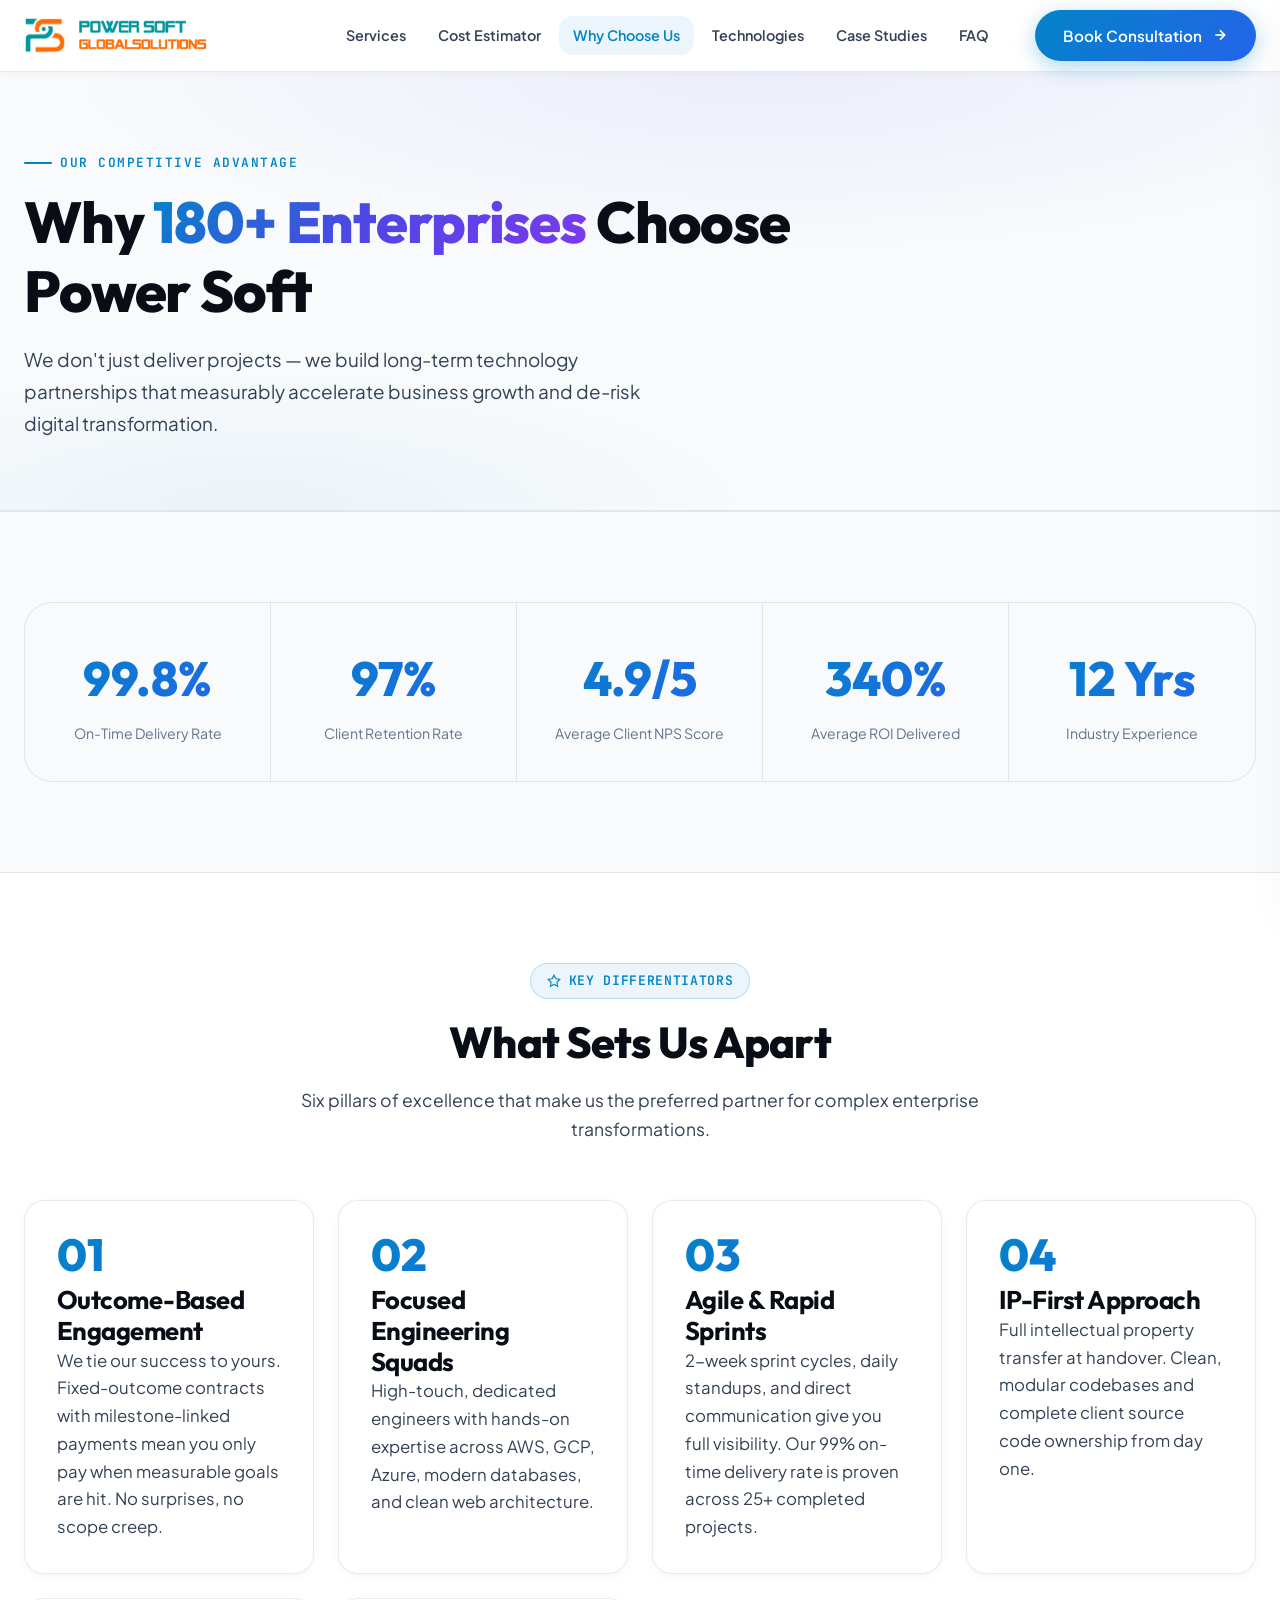
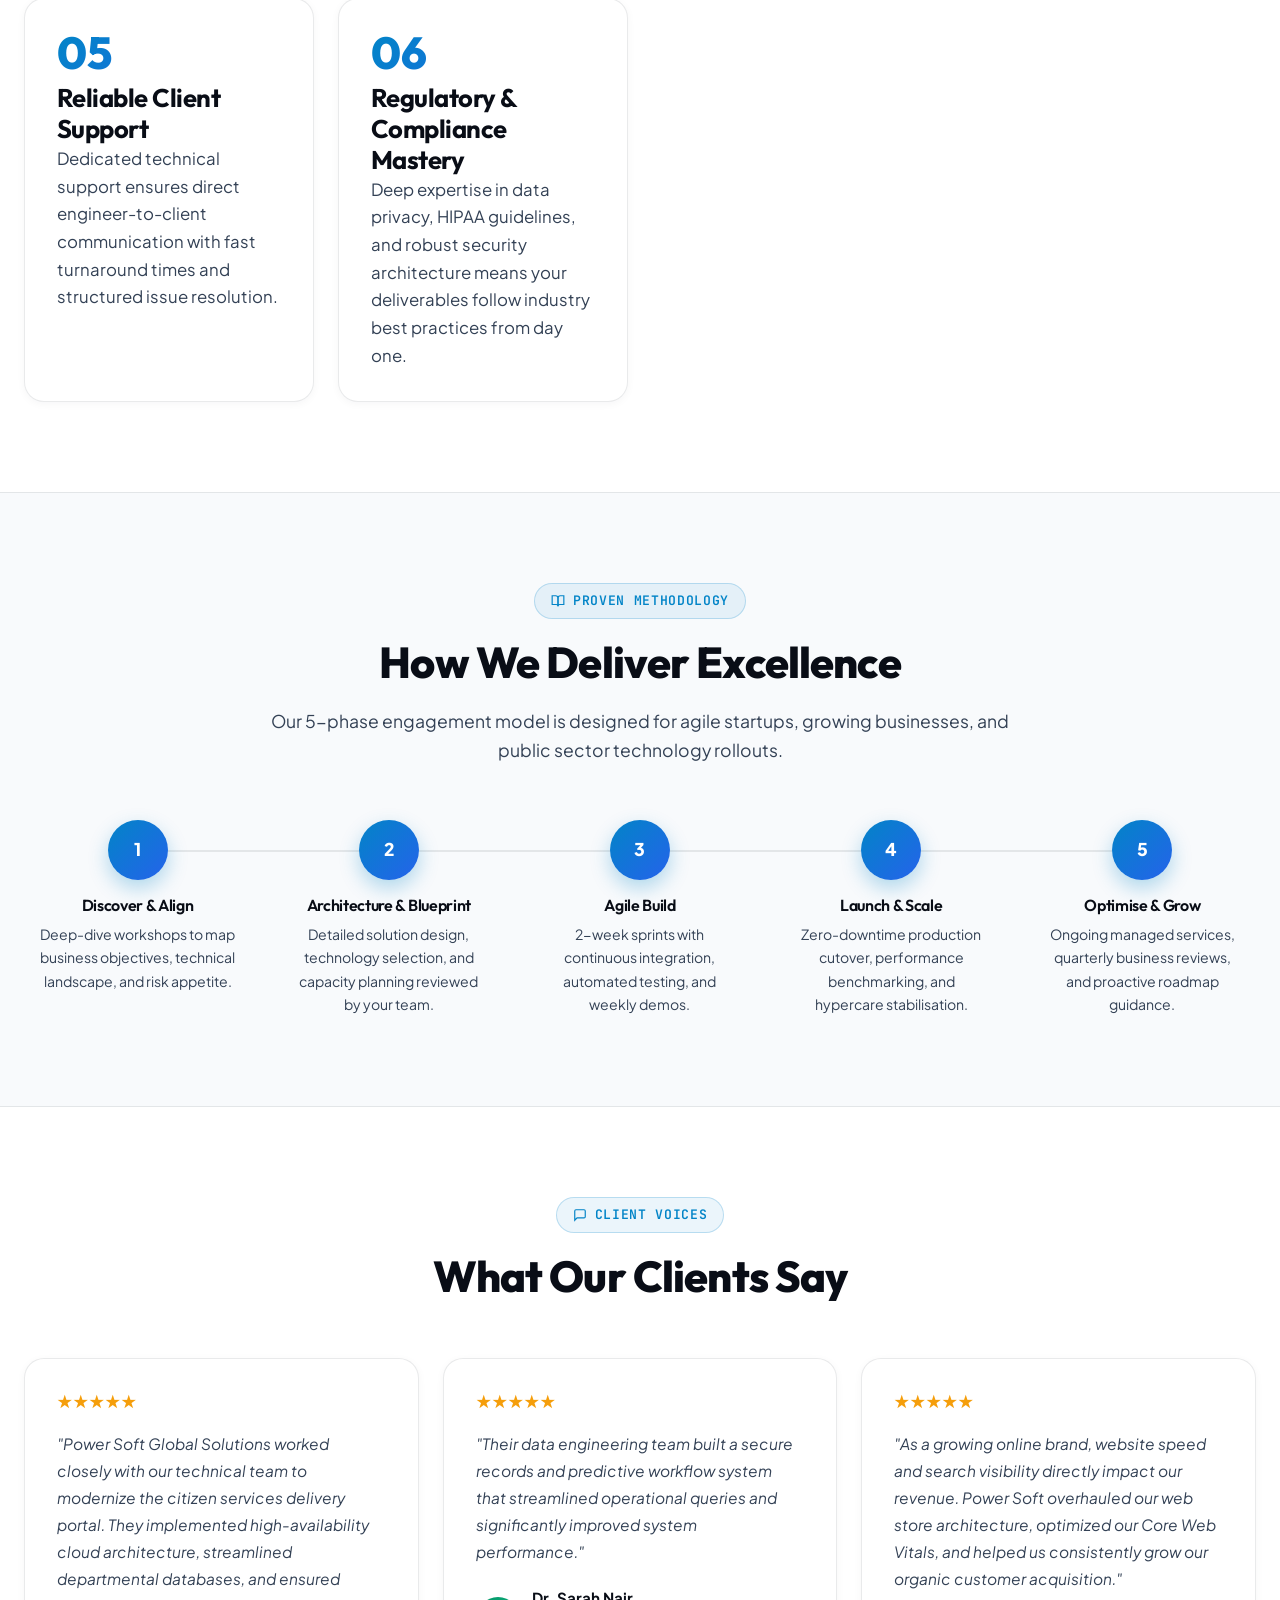
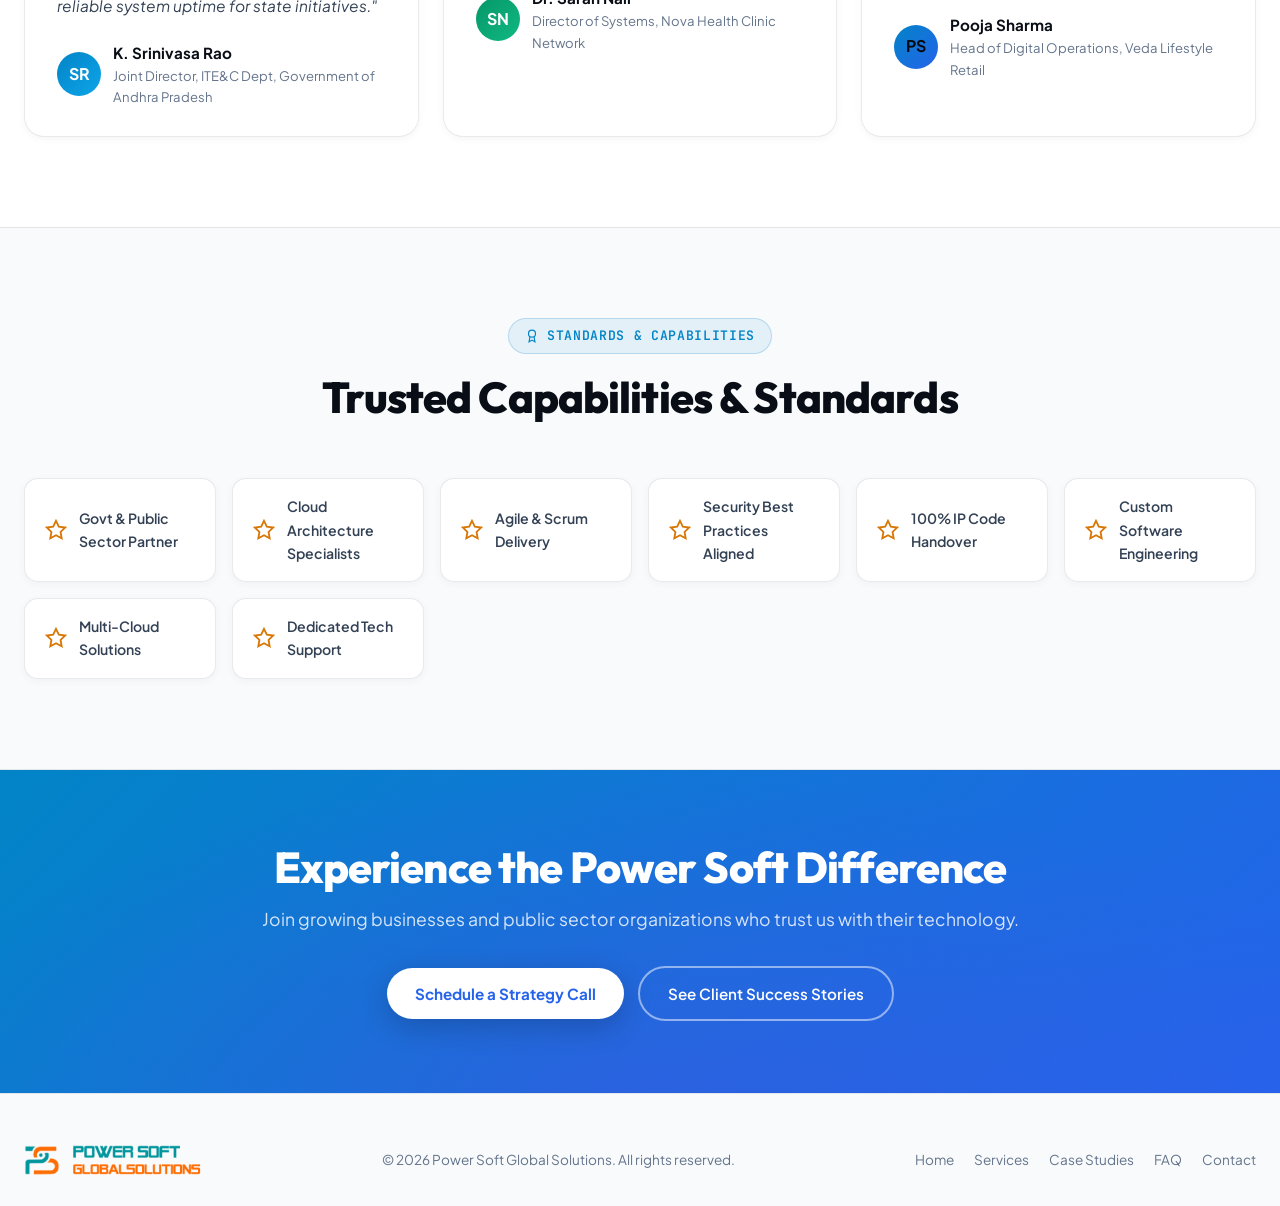
<file: why-choose-us.html>
<!DOCTYPE html>
<html lang="en" data-theme="light">
<head>
  <meta charset="UTF-8">
  <meta name="viewport" content="width=device-width, initial-scale=1.0, maximum-scale=1.0, user-scalable=0">
  <title>Why Choose Us | Power Soft Global Solutions</title>
  <meta name="description" content="Discover why 180+ global enterprises trust Power Soft: proven methodology, elite team, measurable ROI, and a culture of relentless innovation.">
  <link rel="icon" type="image/png" href="assets/images/logo.png">
  <link rel="stylesheet" href="css/pages.css">
  <style>
    .diff-grid { display:grid; grid-template-columns:repeat(auto-fit,minmax(280px,1fr)); gap:24px; }
    .diff-card { background:var(--bg-card); border:1px solid var(--border-light); border-radius:var(--radius-lg); padding:32px; box-shadow:var(--shadow-sm); transition:transform var(--transition-normal),box-shadow var(--transition-normal); }
    .diff-card:hover { transform:translateY(-4px); box-shadow:var(--shadow-lg); }
    .diff-num { font-family:var(--font-heading); font-size:2.8rem; font-weight:800; background:var(--gradient-primary); -webkit-background-clip:text; -webkit-text-fill-color:transparent; background-clip:text; line-height:1; margin-bottom:8px; }
    .timeline { position:relative; padding-left:32px; }
    .timeline::before { content:''; position:absolute; left:11px; top:0; bottom:0; width:2px; background:var(--border-light); }
    .timeline-item { position:relative; padding-bottom:32px; }
    .timeline-dot { position:absolute; left:-27px; top:4px; width:22px; height:22px; border-radius:50%; background:var(--gradient-primary); border:3px solid var(--bg-main); box-shadow:0 0 0 2px var(--accent-cyan); }
    .timeline-label { font-family:var(--font-mono); font-size:0.78rem; color:var(--accent-cyan); font-weight:600; text-transform:uppercase; letter-spacing:0.08em; margin-bottom:4px; }
    .timeline-title { font-weight:700; font-size:1rem; margin-bottom:6px; }
    .timeline-desc { font-size:0.9rem; color:var(--text-muted); }
    .awards-grid { display:grid; grid-template-columns:repeat(auto-fit,minmax(180px,1fr)); gap:16px; }
    .award-chip { display:flex; align-items:center; gap:12px; padding:16px 20px; border-radius:var(--radius-md); border:1px solid var(--border-light); background:var(--bg-card); box-shadow:var(--shadow-sm); font-size:0.88rem; font-weight:600; color:var(--text-muted); }
    .award-chip svg { color:var(--accent-amber); flex-shrink:0; }
  </style>
</head>
<body>
  <div id="scroll-progress" aria-hidden="true"></div>

  <header class="main-header" id="mainHeader">
    <div class="container nav-container">
      <a href="index.html" class="brand-logo">
        <div class="logo-symbol"><img src="assets/images/logo.png" alt="Power Soft Global Solutions Logo" class="logo-img"></div>
        <div class="logo-text-group"><img src="assets/images/logo-text.png" alt="Power Soft Global Solutions" class="logo-text-img"></div>
      </a>
      <nav class="nav-links" id="desktopNav">
        <a href="services.html" class="nav-link">Services</a>
        <a href="cost-estimator.html" class="nav-link">Cost Estimator</a>
        <a href="why-choose-us.html" class="nav-link">Why Choose Us</a>
        <a href="technologies.html" class="nav-link">Technologies</a>
        <a href="case-studies.html" class="nav-link">Case Studies</a>
        <a href="faq.html" class="nav-link">FAQ</a>
      </nav>
      <div class="nav-actions">
        <a href="index.html#contact" class="btn btn-primary"><span>Book Consultation</span><svg xmlns="http://www.w3.org/2000/svg" width="16" height="16" viewBox="0 0 24 24" fill="none" stroke="currentColor" stroke-width="2.5"><line x1="5" y1="12" x2="19" y2="12"/><polyline points="12 5 19 12 12 19"/></svg></a>
        <button class="mobile-toggle" id="mobileNavToggle" aria-label="Open Mobile Menu"><svg xmlns="http://www.w3.org/2000/svg" width="28" height="28" viewBox="0 0 24 24" fill="none" stroke="currentColor" stroke-width="2"><line x1="3" y1="12" x2="21" y2="12"/><line x1="3" y1="6" x2="21" y2="6"/><line x1="3" y1="18" x2="21" y2="18"/></svg></button>
      </div>
    </div>
  </header>

  <div class="drawer-overlay" id="drawerOverlay"></div>
  <aside class="mobile-drawer" id="mobileDrawer">
    <div class="drawer-header">
      <div class="brand-logo"><div class="logo-symbol" style="width:36px;height:36px;"><img src="assets/images/logo.png" alt="Power Soft Global Solutions Logo" class="logo-img"></div><div class="logo-text-group"><img src="assets/images/logo-text.png" alt="Power Soft Global Solutions" class="logo-text-img"></div></div>
      <button class="btn-icon" id="drawerCloseBtn"><svg xmlns="http://www.w3.org/2000/svg" width="20" height="20" viewBox="0 0 24 24" fill="none" stroke="currentColor" stroke-width="2"><line x1="18" y1="6" x2="6" y2="18"/><line x1="6" y1="6" x2="18" y2="18"/></svg></button>
    </div>
    <nav class="mobile-nav-links">
      <a href="services.html" class="mobile-nav-link">Services</a>
      <a href="cost-estimator.html" class="mobile-nav-link">Cost Estimator</a>
      <a href="why-choose-us.html" class="mobile-nav-link">Why Choose Us</a>
      <a href="technologies.html" class="mobile-nav-link">Technologies</a>
      <a href="case-studies.html" class="mobile-nav-link">Case Studies</a>
      <a href="faq.html" class="mobile-nav-link">FAQ</a>
    </nav>
    <div style="margin-top:auto;padding-top:20px;border-top:1px solid var(--border-light);display:flex;flex-direction:column;gap:12px;">
      <a href="index.html#contact" class="btn btn-primary" style="width:100%;justify-content:center;">Book Consultation</a>
    </div>
  </aside>

  <main>
    <section class="page-hero">
      <div class="container">
        <div class="page-hero-inner">
          <p class="page-hero-eyebrow">Our Competitive Advantage</p>
          <h1>Why <span class="text-gradient">180+ Enterprises</span> Choose Power Soft</h1>
          <p class="lead">We don't just deliver projects — we build long-term technology partnerships that measurably accelerate business growth and de-risk digital transformation.</p>
        </div>
      </div>
    </section>

    <!-- Stats -->
    <section class="section-spacing section-alt">
      <div class="container">
        <div class="stats-strip">
          <div class="stats-row">
            <div class="stat-box"><span class="stat-number" data-target="99.8" data-suffix="%">99.8%</span><span class="stat-label">On-Time Delivery Rate</span></div>
            <div class="stat-box"><span class="stat-number" data-target="97" data-suffix="%">97%</span><span class="stat-label">Client Retention Rate</span></div>
            <div class="stat-box"><span class="stat-number" data-target="4.9" data-suffix="/5">4.9/5</span><span class="stat-label">Average Client NPS Score</span></div>
            <div class="stat-box"><span class="stat-number" data-target="340" data-suffix="%">340%</span><span class="stat-label">Average ROI Delivered</span></div>
            <div class="stat-box"><span class="stat-number" data-target="12" data-suffix=" Yrs">12 Yrs</span><span class="stat-label">Industry Experience</span></div>
          </div>
        </div>
      </div>
    </section>

    <!-- Key Differentiators -->
    <section class="section-spacing" id="differentiators">
      <div class="container">
        <div class="section-header">
          <div class="badge-tag"><svg xmlns="http://www.w3.org/2000/svg" viewBox="0 0 24 24" fill="none" stroke="currentColor" stroke-width="2"><polygon points="12 2 15.09 8.26 22 9.27 17 14.14 18.18 21.02 12 17.77 5.82 21.02 7 14.14 2 9.27 8.91 8.26 12 2"/></svg>Key Differentiators</div>
          <h2 class="section-title">What Sets Us Apart</h2>
          <p class="section-subtitle">Six pillars of excellence that make us the preferred partner for complex enterprise transformations.</p>
        </div>
        <div class="diff-grid">
          <div class="diff-card fade-up delay-1">
            <div class="diff-num">01</div>
            <h3>Outcome-Based Engagement</h3>
            <p>We tie our success to yours. Fixed-outcome contracts with milestone-linked payments mean you only pay when measurable goals are hit. No surprises, no scope creep.</p>
          </div>
          <div class="diff-card fade-up delay-2">
            <div class="diff-num">02</div>
            <h3>Focused Engineering Squads</h3>
            <p>High-touch, dedicated engineers with hands-on expertise across AWS, GCP, Azure, modern databases, and clean web architecture.</p>
          </div>
          <div class="diff-card fade-up delay-3">
            <div class="diff-num">03</div>
            <h3>Agile &amp; Rapid Sprints</h3>
            <p>2-week sprint cycles, daily standups, and direct communication give you full visibility. Our 99% on-time delivery rate is proven across 25+ completed projects.</p>
          </div>
          <div class="diff-card fade-up delay-4">
            <div class="diff-num">04</div>
            <h3>IP-First Approach</h3>
            <p>Full intellectual property transfer at handover. Clean, modular codebases and complete client source code ownership from day one.</p>
          </div>
          <div class="diff-card fade-up delay-5">
            <div class="diff-num">05</div>
            <h3>Reliable Client Support</h3>
            <p>Dedicated technical support ensures direct engineer-to-client communication with fast turnaround times and structured issue resolution.</p>
          </div>
          <div class="diff-card fade-up delay-1">
            <div class="diff-num">06</div>
            <h3>Regulatory &amp; Compliance Mastery</h3>
            <p>Deep expertise in data privacy, HIPAA guidelines, and robust security architecture means your deliverables follow industry best practices from day one.</p>
          </div>
        </div>
      </div>
    </section>

    <!-- Our Methodology -->
    <section class="section-spacing section-alt" id="methodology">
      <div class="container">
        <div class="section-header">
          <div class="badge-tag"><svg xmlns="http://www.w3.org/2000/svg" viewBox="0 0 24 24" fill="none" stroke="currentColor" stroke-width="2"><path d="M2 3h6a4 4 0 0 1 4 4v14a3 3 0 0 0-3-3H2z"/><path d="M22 3h-6a4 4 0 0 0-4 4v14a3 3 0 0 1 3-3h7z"/></svg>Proven Methodology</div>
          <h2 class="section-title">How We Deliver Excellence</h2>
          <p class="section-subtitle">Our 5-phase engagement model is designed for agile startups, growing businesses, and public sector technology rollouts.</p>
        </div>
        <div class="process-steps" style="gap:24px;">
          <div class="step fade-up delay-1"><div class="step-num">1</div><h4>Discover &amp; Align</h4><p>Deep-dive workshops to map business objectives, technical landscape, and risk appetite.</p></div>
          <div class="step fade-up delay-2"><div class="step-num">2</div><h4>Architecture &amp; Blueprint</h4><p>Detailed solution design, technology selection, and capacity planning reviewed by your team.</p></div>
          <div class="step fade-up delay-3"><div class="step-num">3</div><h4>Agile Build</h4><p>2-week sprints with continuous integration, automated testing, and weekly demos.</p></div>
          <div class="step fade-up delay-4"><div class="step-num">4</div><h4>Launch &amp; Scale</h4><p>Zero-downtime production cutover, performance benchmarking, and hypercare stabilisation.</p></div>
          <div class="step fade-up delay-5"><div class="step-num">5</div><h4>Optimise &amp; Grow</h4><p>Ongoing managed services, quarterly business reviews, and proactive roadmap guidance.</p></div>
        </div>
      </div>
    </section>

    <!-- Testimonials -->
    <section class="section-spacing" id="testimonials">
      <div class="container">
        <div class="section-header">
          <div class="badge-tag"><svg xmlns="http://www.w3.org/2000/svg" viewBox="0 0 24 24" fill="none" stroke="currentColor" stroke-width="2"><path d="M21 15a2 2 0 0 1-2 2H7l-4 4V5a2 2 0 0 1 2-2h14a2 2 0 0 1 2 2z"/></svg>Client Voices</div>
          <h2 class="section-title">What Our Clients Say</h2>
        </div>
        <div class="grid-3">
          <div class="testimonial-card fade-up delay-1">
            <div class="testimonial-stars">★★★★★</div>
            <p class="testimonial-text">"Power Soft Global Solutions worked closely with our technical team to modernize the citizen services delivery portal. They implemented high-availability cloud architecture, streamlined departmental databases, and ensured reliable system uptime for state initiatives."</p>
            <div class="testimonial-author"><div class="author-avatar" style="background:linear-gradient(135deg,#0284c7,#0ea5e9); color:#fff; font-weight:700;">SR</div><div><div class="author-name">K. Srinivasa Rao</div><div class="author-role">Joint Director, ITE&amp;C Dept, Government of Andhra Pradesh</div></div></div>
          </div>
          <div class="testimonial-card fade-up delay-2">
            <div class="testimonial-stars">★★★★★</div>
            <p class="testimonial-text">"Their data engineering team built a secure records and predictive workflow system that streamlined operational queries and significantly improved system performance."</p>
            <div class="testimonial-author"><div class="author-avatar" style="background:linear-gradient(135deg,#059669,#10b981); color:#fff; font-weight:700;">SN</div><div><div class="author-name">Dr. Sarah Nair</div><div class="author-role">Director of Systems, Nova Health Clinic Network</div></div></div>
          </div>
          <div class="testimonial-card fade-up delay-3">
            <div class="testimonial-stars">★★★★★</div>
            <p class="testimonial-text">"As a growing online brand, website speed and search visibility directly impact our revenue. Power Soft overhauled our web store architecture, optimized our Core Web Vitals, and helped us consistently grow our organic customer acquisition."</p>
            <div class="testimonial-author"><div class="author-avatar" style="background:var(--gradient-primary); color:#060911; font-weight:700;">PS</div><div><div class="author-name">Pooja Sharma</div><div class="author-role">Head of Digital Operations, Veda Lifestyle Retail</div></div></div>
          </div>
        </div>
      </div>
    </section>

    <!-- Awards & Recognitions -->
    <section class="section-spacing section-alt">
      <div class="container">
        <div class="section-header">
          <div class="badge-tag"><svg xmlns="http://www.w3.org/2000/svg" viewBox="0 0 24 24" fill="none" stroke="currentColor" stroke-width="2"><circle cx="12" cy="8" r="6"/><path d="M15.477 12.89 17 22l-5-3-5 3 1.523-9.11"/></svg>Standards &amp; Capabilities</div>
          <h2 class="section-title">Trusted Capabilities &amp; Standards</h2>
        </div>
        <div class="awards-grid">
          <div class="award-chip"><svg xmlns="http://www.w3.org/2000/svg" width="22" height="22" viewBox="0 0 24 24" fill="none" stroke="currentColor" stroke-width="2"><polygon points="12 2 15.09 8.26 22 9.27 17 14.14 18.18 21.02 12 17.77 5.82 21.02 7 14.14 2 9.27 8.91 8.26 12 2"/></svg>Govt &amp; Public Sector Partner</div>
          <div class="award-chip"><svg xmlns="http://www.w3.org/2000/svg" width="22" height="22" viewBox="0 0 24 24" fill="none" stroke="currentColor" stroke-width="2"><polygon points="12 2 15.09 8.26 22 9.27 17 14.14 18.18 21.02 12 17.77 5.82 21.02 7 14.14 2 9.27 8.91 8.26 12 2"/></svg>Cloud Architecture Specialists</div>
          <div class="award-chip"><svg xmlns="http://www.w3.org/2000/svg" width="22" height="22" viewBox="0 0 24 24" fill="none" stroke="currentColor" stroke-width="2"><polygon points="12 2 15.09 8.26 22 9.27 17 14.14 18.18 21.02 12 17.77 5.82 21.02 7 14.14 2 9.27 8.91 8.26 12 2"/></svg>Agile &amp; Scrum Delivery</div>
          <div class="award-chip"><svg xmlns="http://www.w3.org/2000/svg" width="22" height="22" viewBox="0 0 24 24" fill="none" stroke="currentColor" stroke-width="2"><polygon points="12 2 15.09 8.26 22 9.27 17 14.14 18.18 21.02 12 17.77 5.82 21.02 7 14.14 2 9.27 8.91 8.26 12 2"/></svg>Security Best Practices Aligned</div>
          <div class="award-chip"><svg xmlns="http://www.w3.org/2000/svg" width="22" height="22" viewBox="0 0 24 24" fill="none" stroke="currentColor" stroke-width="2"><polygon points="12 2 15.09 8.26 22 9.27 17 14.14 18.18 21.02 12 17.77 5.82 21.02 7 14.14 2 9.27 8.91 8.26 12 2"/></svg>100% IP Code Handover</div>
          <div class="award-chip"><svg xmlns="http://www.w3.org/2000/svg" width="22" height="22" viewBox="0 0 24 24" fill="none" stroke="currentColor" stroke-width="2"><polygon points="12 2 15.09 8.26 22 9.27 17 14.14 18.18 21.02 12 17.77 5.82 21.02 7 14.14 2 9.27 8.91 8.26 12 2"/></svg>Custom Software Engineering</div>
          <div class="award-chip"><svg xmlns="http://www.w3.org/2000/svg" width="22" height="22" viewBox="0 0 24 24" fill="none" stroke="currentColor" stroke-width="2"><polygon points="12 2 15.09 8.26 22 9.27 17 14.14 18.18 21.02 12 17.77 5.82 21.02 7 14.14 2 9.27 8.91 8.26 12 2"/></svg>Multi-Cloud Solutions</div>
          <div class="award-chip"><svg xmlns="http://www.w3.org/2000/svg" width="22" height="22" viewBox="0 0 24 24" fill="none" stroke="currentColor" stroke-width="2"><polygon points="12 2 15.09 8.26 22 9.27 17 14.14 18.18 21.02 12 17.77 5.82 21.02 7 14.14 2 9.27 8.91 8.26 12 2"/></svg>Dedicated Tech Support</div>
        </div>
      </div>
    </section>

    <section class="cta-strip">
      <div class="container" style="position:relative;z-index:1;">
        <h2>Experience the Power Soft Difference</h2>
        <p>Join growing businesses and public sector organizations who trust us with their technology.</p>
        <div class="cta-actions">
          <a href="index.html#contact" class="btn btn-white">Schedule a Strategy Call</a>
          <a href="case-studies.html" class="btn btn-outline-white">See Client Success Stories</a>
        </div>
      </div>
    </section>
  </main>

  <footer class="page-footer">
    <div class="container">
      <div class="footer-inner">
        <div class="footer-brand"><div class="logo-symbol" style="width:36px;height:36px;"><img src="assets/images/logo.png" alt="Power Soft Global Solutions Logo" class="logo-img"></div><div class="logo-text-group"><img src="assets/images/logo-text.png" alt="Power Soft Global Solutions" class="logo-text-img"></div></div>
        <p class="footer-copy">&copy; <span class="copyright-year"></span> Power Soft Global Solutions. All rights reserved.</p>
        <nav class="footer-links"><a href="index.html">Home</a><a href="services.html">Services</a><a href="case-studies.html">Case Studies</a><a href="faq.html">FAQ</a><a href="index.html#contact">Contact</a></nav>
      </div>
    </div>
  </footer>
  <script src="js/pages.js"></script>
</body>
</html>
</file>
<file: css/style.css>
/* ==========================================================================
   Power Soft Global Solutions - Master Design System & Stylesheet
   Modern, Ultra-Premium, Glassmorphic Enterprise Aesthetic
   Supports Both Clean Light Mode (Default) and Sleek Dark Mode
   ========================================================================== */

/* --- Google Fonts Import --- */
@import url('https://fonts.googleapis.com/css2?family=Outfit:wght@300;400;500;600;700;800;900&family=Plus+Jakarta+Sans:ital,wght@0,300;0,400;0,500;0,600;0,700;0,800;1,400;1,600&family=JetBrains+Mono:wght@400;500;600&display=swap');

/* --- Root Design Tokens (Light Mode Default) --- */
:root {
  --font-primary: 'Plus Jakarta Sans', -apple-system, BlinkMacSystemFont, 'Segoe UI', Roboto, sans-serif;
  --font-heading: 'Outfit', sans-serif;
  --font-mono: 'JetBrains Mono', monospace;

  /* Color Palette - Clean Light Mode Default */
  --bg-main: #ffffff;
  --bg-secondary: #f8fafc;
  --bg-card: #ffffff;
  --bg-card-hover: #ffffff;
  --bg-glass: rgba(255, 255, 255, 0.88);
  --bg-glass-heavy: rgba(255, 255, 255, 0.98);
  --bg-input: #f8fafc;

  /* Primary Brand Gradients & Accents in Light Mode */
  --accent-cyan: #0284c7;
  --accent-blue: #2563eb;
  --accent-indigo: #4f46e5;
  --accent-purple: #7c3aed;
  --accent-violet: #9333ea;
  --accent-pink: #db2777;
  --accent-emerald: #059669;
  --accent-amber: #d97706;

  --gradient-primary: linear-gradient(135deg, #0284c7 0%, #2563eb 100%);
  --gradient-accent: linear-gradient(135deg, #4f46e5 0%, #7c3aed 50%, #db2777 100%);
  --gradient-glow: linear-gradient(135deg, rgba(2, 132, 199, 0.12) 0%, rgba(79, 70, 229, 0.08) 50%, rgba(219, 39, 119, 0.06) 100%);
  --gradient-dark-card: linear-gradient(180deg, #ffffff 0%, #f8fafc 100%);
  --gradient-text: linear-gradient(135deg, #090d16 0%, #1e293b 50%, #334155 100%);
  --gradient-text-accent: linear-gradient(135deg, #0284c7 0%, #4f46e5 50%, #7c3aed 100%);

  /* Text & Border Colors */
  --text-main: #090d16;
  --text-muted: #334155;
  --text-dim: #64748b;
  --text-inverse: #ffffff;

  --border-light: rgba(15, 23, 42, 0.09);
  --border-focus: rgba(2, 132, 199, 0.5);
  --border-glow: rgba(79, 70, 229, 0.25);

  /* Shadows & Glows */
  --shadow-sm: 0 2px 8px rgba(15, 23, 42, 0.04);
  --shadow-md: 0 10px 30px rgba(15, 23, 42, 0.06);
  --shadow-lg: 0 20px 50px rgba(15, 23, 42, 0.08);
  --shadow-glow-cyan: 0 10px 40px rgba(2, 132, 199, 0.15);
  --shadow-glow-purple: 0 10px 40px rgba(124, 58, 237, 0.15);

  /* Geometry & Transitions */
  --radius-sm: 8px;
  --radius-md: 14px;
  --radius-lg: 20px;
  --radius-xl: 28px;
  --radius-full: 9999px;

  --transition-fast: 0.2s cubic-bezier(0.16, 1, 0.3, 1);
  --transition-normal: 0.3s cubic-bezier(0.16, 1, 0.3, 1);
  --transition-smooth: 0.5s cubic-bezier(0.16, 1, 0.3, 1);

  --max-width: 1280px;
  --header-height: 80px;
}

/* Explicit Dark Mode Overrides (when user toggles to Dark) */
[data-theme="dark"] {
  --bg-main: #060911;
  --bg-secondary: #0b1120;
  --bg-card: rgba(15, 23, 42, 0.75);
  --bg-card-hover: rgba(26, 38, 66, 0.85);
  --bg-glass: rgba(15, 23, 42, 0.6);
  --bg-glass-heavy: rgba(10, 16, 30, 0.92);
  --bg-input: rgba(15, 23, 42, 0.8);

  --accent-cyan: #00f2fe;
  --accent-blue: #3b82f6;
  --accent-indigo: #6366f1;
  --accent-purple: #8b5cf6;
  --accent-violet: #a855f7;
  --accent-pink: #ec4899;
  --accent-emerald: #10b981;
  --accent-amber: #f59e0b;

  --gradient-primary: linear-gradient(135deg, #00f2fe 0%, #4facfe 100%);
  --gradient-accent: linear-gradient(135deg, #6366f1 0%, #a855f7 50%, #ec4899 100%);
  --gradient-glow: linear-gradient(135deg, rgba(0, 242, 254, 0.25) 0%, rgba(99, 102, 241, 0.2) 50%, rgba(236, 72, 153, 0.15) 100%);
  --gradient-dark-card: linear-gradient(180deg, rgba(30, 41, 59, 0.5) 0%, rgba(15, 23, 42, 0.7) 100%);
  --gradient-text: linear-gradient(135deg, #ffffff 0%, #cbd5e1 50%, #94a3b8 100%);
  --gradient-text-accent: linear-gradient(135deg, #38bdf8 0%, #818cf8 50%, #c084fc 100%);

  --text-main: #f8fafc;
  --text-muted: #94a3b8;
  --text-dim: #64748b;
  --text-inverse: #090d16;

  --border-light: rgba(255, 255, 255, 0.08);
  --border-focus: rgba(56, 189, 248, 0.5);
  --border-glow: rgba(99, 102, 241, 0.4);

  --shadow-sm: 0 2px 8px rgba(0, 0, 0, 0.3);
  --shadow-md: 0 8px 24px rgba(0, 0, 0, 0.4);
  --shadow-lg: 0 16px 40px rgba(0, 0, 0, 0.5);
  --shadow-glow-cyan: 0 0 30px rgba(0, 242, 254, 0.35);
  --shadow-glow-purple: 0 0 35px rgba(139, 92, 246, 0.35);
}

/* Explicit Light Mode (matches :root) */
[data-theme="light"] {
  --bg-main: #ffffff;
  --bg-secondary: #f8fafc;
  --bg-card: #ffffff;
  --bg-card-hover: #ffffff;
  --bg-glass: rgba(255, 255, 255, 0.88);
  --bg-glass-heavy: rgba(255, 255, 255, 0.98);
  --bg-input: #f8fafc;

  --accent-cyan: #0284c7;
  --accent-blue: #2563eb;
  --accent-indigo: #4f46e5;
  --accent-purple: #7c3aed;
  --accent-pink: #db2777;
  --accent-emerald: #059669;
  --accent-amber: #d97706;

  --gradient-primary: linear-gradient(135deg, #0284c7 0%, #2563eb 100%);
  --gradient-accent: linear-gradient(135deg, #4f46e5 0%, #7c3aed 50%, #db2777 100%);
  --gradient-glow: linear-gradient(135deg, rgba(2, 132, 199, 0.12) 0%, rgba(79, 70, 229, 0.08) 50%, rgba(219, 39, 119, 0.06) 100%);
  --gradient-dark-card: linear-gradient(180deg, #ffffff 0%, #f8fafc 100%);
  --gradient-text: linear-gradient(135deg, #090d16 0%, #1e293b 50%, #334155 100%);
  --gradient-text-accent: linear-gradient(135deg, #0284c7 0%, #4f46e5 50%, #7c3aed 100%);

  --text-main: #090d16;
  --text-muted: #334155;
  --text-dim: #64748b;
  --text-inverse: #ffffff;

  --border-light: rgba(15, 23, 42, 0.09);
  --border-focus: rgba(2, 132, 199, 0.5);
  --border-glow: rgba(79, 70, 229, 0.25);

  --shadow-sm: 0 2px 8px rgba(15, 23, 42, 0.04);
  --shadow-md: 0 10px 30px rgba(15, 23, 42, 0.06);
  --shadow-lg: 0 20px 50px rgba(15, 23, 42, 0.08);
  --shadow-glow-cyan: 0 10px 40px rgba(2, 132, 199, 0.15);
  --shadow-glow-purple: 0 10px 40px rgba(124, 58, 237, 0.15);
}

/* --- Base & Reset --- */
*, *::before, *::after {
  box-sizing: border-box;
  margin: 0;
  padding: 0;
}

html {
  scroll-behavior: smooth;
  font-size: 16px;
  overflow-x: hidden;
}

body {
  font-family: var(--font-primary);
  background-color: var(--bg-main);
  color: var(--text-main);
  line-height: 1.65;
  overflow-x: hidden;
  width: 100%;
  max-width: 100vw;
  position: relative;
  transition: background-color var(--transition-normal), color var(--transition-normal);
  -webkit-font-smoothing: antialiased;
  -moz-osx-font-smoothing: grayscale;
}

/* Scroll progress indicator */
#scroll-progress {
  position: fixed;
  top: 0;
  left: 0;
  height: 3px;
  background: var(--gradient-primary);
  z-index: 9999;
  width: 0%;
  transition: width 0.1s ease-out;
  box-shadow: 0 0 10px var(--accent-cyan);
}

/* Typography Presets */
h1, h2, h3, h4, h5, h6 {
  font-family: var(--font-heading);
  color: var(--text-main);
  font-weight: 700;
  line-height: 1.2;
  letter-spacing: -0.02em;
}

h1 { font-size: clamp(2.5rem, 5vw, 4rem); font-weight: 800; }
h2 { font-size: clamp(2rem, 3.8vw, 3rem); font-weight: 800; }
h3 { font-size: clamp(1.4rem, 2.2vw, 1.85rem); font-weight: 700; }
h4 { font-size: 1.25rem; font-weight: 600; }

p {
  color: var(--text-muted);
  font-size: 1.05rem;
}

a {
  color: inherit;
  text-decoration: none;
  transition: all var(--transition-fast);
}

ul, ol {
  list-style: none;
}

img {
  max-width: 100%;
  height: auto;
  display: block;
}

button, input, select, textarea {
  font-family: inherit;
  font-size: inherit;
}

/* --- Container Utility --- */
.container {
  width: 100%;
  max-width: var(--max-width);
  margin-left: auto;
  margin-right: auto;
  padding-left: 24px;
  padding-right: 24px;
}

.section-spacing {
  padding-top: 100px;
  padding-bottom: 100px;
  position: relative;
}

.section-alternate {
  background: var(--bg-secondary);
  border-top: 1px solid var(--border-light);
  border-bottom: 1px solid var(--border-light);
}

/* Section Header Styles */
.section-header {
  text-align: center;
  max-width: 780px;
  margin: 0 auto 55px auto;
}

.badge-tag {
  display: inline-flex;
  align-items: center;
  gap: 8px;
  padding: 6px 16px;
  border-radius: var(--radius-full);
  background: rgba(2, 132, 199, 0.08);
  border: 1px solid rgba(2, 132, 199, 0.22);
  color: var(--accent-cyan);
  font-family: var(--font-mono);
  font-size: 0.85rem;
  font-weight: 600;
  letter-spacing: 0.05em;
  text-transform: uppercase;
  margin-bottom: 18px;
}

[data-theme="dark"] .badge-tag {
  background: rgba(56, 189, 248, 0.1);
  border-color: rgba(56, 189, 248, 0.25);
  color: var(--accent-cyan);
}

.badge-tag svg {
  width: 15px;
  height: 15px;
}

.badge-status-dot {
  width: 8px;
  height: 8px;
  border-radius: 50%;
  background: var(--accent-emerald, #059669);
  display: inline-block;
  box-shadow: 0 0 0 3px rgba(5, 150, 105, 0.2);
}

.section-title {
  margin-bottom: 20px;
}

.section-subtitle {
  font-size: 1.15rem;
  color: var(--text-muted);
}

.text-gradient {
  background: var(--gradient-text-accent);
  -webkit-background-clip: text;
  -webkit-text-fill-color: transparent;
}

.text-gradient-purple {
  background: var(--gradient-accent);
  -webkit-background-clip: text;
  -webkit-text-fill-color: transparent;
}

/* Buttons System */
.btn {
  display: inline-flex;
  align-items: center;
  justify-content: center;
  gap: 10px;
  padding: 14px 28px;
  font-weight: 600;
  font-size: 0.98rem;
  border-radius: var(--radius-md);
  border: none;
  cursor: pointer;
  transition: all var(--transition-normal);
  text-decoration: none;
  position: relative;
  overflow: hidden;
}

.btn-primary {
  background: var(--gradient-primary);
  color: #ffffff;
  box-shadow: 0 4px 18px rgba(2, 132, 199, 0.35);
  font-weight: 700;
}

[data-theme="dark"] .btn-primary {
  color: #060911;
  box-shadow: 0 4px 20px rgba(0, 242, 254, 0.35);
}

.btn-primary:hover {
  transform: translateY(-2px);
  box-shadow: 0 8px 25px rgba(2, 132, 199, 0.45);
}

[data-theme="dark"] .btn-primary:hover {
  box-shadow: 0 8px 30px rgba(0, 242, 254, 0.55);
}

.btn-secondary {
  background: #ffffff;
  color: var(--text-main);
  border: 1px solid var(--border-light);
  box-shadow: var(--shadow-sm);
}

[data-theme="dark"] .btn-secondary {
  background: rgba(255, 255, 255, 0.06);
  border-color: var(--border-light);
  box-shadow: none;
}

.btn-secondary:hover {
  background: var(--bg-secondary);
  border-color: var(--accent-cyan);
  transform: translateY(-2px);
}

[data-theme="dark"] .btn-secondary:hover {
  background: rgba(255, 255, 255, 0.12);
  border-color: rgba(255, 255, 255, 0.25);
}

.btn-accent {
  background: var(--gradient-accent);
  color: #ffffff;
  box-shadow: 0 4px 20px rgba(124, 58, 237, 0.35);
  font-weight: 700;
}

.btn-accent:hover {
  transform: translateY(-2px);
  box-shadow: 0 8px 30px rgba(124, 58, 237, 0.5);
}

.btn-sm {
  padding: 8px 18px;
  font-size: 0.88rem;
  border-radius: var(--radius-sm);
}

.btn-icon {
  width: 44px;
  height: 44px;
  padding: 0;
  border-radius: var(--radius-md);
  display: inline-flex;
  align-items: center;
  justify-content: center;
  background: #ffffff;
  border: 1px solid var(--border-light);
  color: var(--text-main);
  cursor: pointer;
  box-shadow: var(--shadow-sm);
  transition: all var(--transition-fast);
}

[data-theme="dark"] .btn-icon {
  background: rgba(255, 255, 255, 0.06);
  box-shadow: none;
}

.btn-icon:hover {
  background: var(--bg-secondary);
  border-color: var(--accent-cyan);
  color: var(--accent-cyan);
}

/* Ambient Background Glow Orbs */
.bg-ambient-orb {
  position: absolute;
  border-radius: 50%;
  filter: blur(120px);
  pointer-events: none;
  z-index: 0;
  opacity: 0.16;
}

[data-theme="dark"] .bg-ambient-orb {
  opacity: 0.16;
}

.orb-1 {
  top: 5%;
  right: -5%;
  width: 500px;
  height: 500px;
  background: radial-gradient(circle, rgba(2, 132, 199, 0.35) 0%, rgba(99, 102, 241, 0) 70%);
}

.orb-2 {
  top: 40%;
  left: -8%;
  width: 550px;
  height: 550px;
  background: radial-gradient(circle, rgba(168, 85, 247, 0.3) 0%, rgba(236, 72, 153, 0) 70%);
}

.orb-3 {
  bottom: 10%;
  right: -5%;
  width: 450px;
  height: 450px;
  background: radial-gradient(circle, rgba(37, 99, 235, 0.3) 0%, rgba(5, 150, 105, 0) 70%);
}

/* ==========================================================================
   Header & Navigation
   ========================================================================== */
.top-bar {
  background: #f8fafc;
  border-bottom: 1px solid var(--border-light);
  font-size: 0.82rem;
  color: var(--text-muted);
  padding: 8px 0;
  position: relative;
  z-index: 101;
}

[data-theme="dark"] .top-bar {
  background: rgba(6, 9, 17, 0.85);
  backdrop-filter: blur(10px);
}

.top-bar-inner {
  display: flex;
  justify-content: space-between;
  align-items: center;
}

.top-bar-left, .top-bar-right {
  display: flex;
  align-items: center;
  gap: 20px;
}

.top-bar-item {
  display: flex;
  align-items: center;
  gap: 6px;
}

.top-bar-item svg {
  width: 14px;
  height: 14px;
  color: var(--accent-cyan);
}

.status-indicator {
  display: inline-block;
  width: 8px;
  height: 8px;
  border-radius: 50%;
  background-color: var(--accent-emerald);
  box-shadow: 0 0 8px var(--accent-emerald);
  animation: pulse-dot 2s infinite;
}

@keyframes pulse-dot {
  0% { transform: scale(0.95); box-shadow: 0 0 0 0 rgba(5, 150, 105, 0.6); }
  70% { transform: scale(1); box-shadow: 0 0 0 6px rgba(5, 150, 105, 0); }
  100% { transform: scale(0.95); box-shadow: 0 0 0 0 rgba(5, 150, 105, 0); }
}

/* Main Navigation Header */
.main-header {
  position: sticky;
  top: 0;
  left: 0;
  width: 100%;
  height: var(--header-height);
  background: rgba(255, 255, 255, 0.92);
  backdrop-filter: blur(20px);
  border-bottom: 1px solid var(--border-light);
  z-index: 100;
  transition: all var(--transition-normal);
}

[data-theme="dark"] .main-header {
  background: rgba(6, 9, 17, 0.75);
}

.main-header.scrolled {
  height: 70px;
  background: var(--bg-glass-heavy);
  box-shadow: var(--shadow-md);
}

.nav-container {
  display: flex;
  align-items: center;
  justify-content: space-between;
  height: 100%;
}

/* Logo */
.brand-logo {
  display: flex;
  align-items: center;
  gap: 12px;
  font-weight: 800;
  font-size: 1.25rem;
  letter-spacing: -0.01em;
  color: var(--text-main);
}

.logo-symbol {
  width: 42px;
  height: 42px;
  display: flex;
  align-items: center;
  justify-content: center;
  flex-shrink: 0;
  transition: transform var(--transition-fast, 0.2s ease);
}

.logo-symbol img,
.logo-img {
  width: 100%;
  height: 100%;
  object-fit: contain;
  display: block;
}

.brand-logo:hover .logo-symbol {
  transform: scale(1.05);
}

.logo-text-group {
  display: flex;
  flex-direction: column;
  justify-content: center;
}

.logo-text-img {
  height: 32px;
  width: auto;
  max-width: 170px;
  object-fit: contain;
  display: block;
}

.mobile-drawer .logo-text-img {
  height: 26px;
}

.logo-title {
  font-family: var(--font-heading);
  font-weight: 800;
  font-size: 1.25rem;
  line-height: 1.1;
  color: var(--text-main);
}

.logo-subtitle {
  font-size: 0.68rem;
  font-weight: 700;
  letter-spacing: 0.18em;
  color: var(--accent-cyan);
  text-transform: uppercase;
}

/* Nav Links */
.nav-links {
  display: flex;
  align-items: center;
  gap: 28px;
}

.nav-link {
  font-size: 0.95rem;
  font-weight: 600;
  color: var(--text-muted);
  position: relative;
  padding: 6px 0;
}

.nav-link:hover, .nav-link.active {
  color: var(--text-main);
}

.nav-link::after {
  content: '';
  position: absolute;
  bottom: 0;
  left: 0;
  width: 0%;
  height: 2px;
  background: var(--gradient-primary);
  transition: width var(--transition-fast);
}

.nav-link:hover::after, .nav-link.active::after {
  width: 100%;
}

.nav-actions {
  display: flex;
  align-items: center;
  gap: 14px;
}

/* Mobile Toggle */
.mobile-toggle {
  display: none;
  background: transparent;
  border: none;
  cursor: pointer;
  color: var(--text-main);
  padding: 8px;
}

/* Mobile Drawer */
.mobile-drawer {
  position: fixed;
  top: 0;
  right: -100%;
  width: 85%;
  max-width: 380px;
  height: 100vh;
  background: var(--bg-main);
  border-left: 1px solid var(--border-light);
  box-shadow: var(--shadow-lg);
  z-index: 1000;
  padding: 30px 24px;
  display: flex;
  flex-direction: column;
  transition: right var(--transition-normal);
  overflow-y: auto;
}

.mobile-drawer.open {
  right: 0;
}

.drawer-header {
  display: flex;
  justify-content: space-between;
  align-items: center;
  margin-bottom: 30px;
}

.mobile-nav-links {
  display: flex;
  flex-direction: column;
  gap: 20px;
  margin-bottom: 30px;
}

.mobile-nav-link {
  font-size: 1.15rem;
  font-weight: 600;
  color: var(--text-muted);
}

.mobile-nav-link:hover {
  color: var(--accent-cyan);
}

.drawer-overlay {
  position: fixed;
  inset: 0;
  background: rgba(15, 23, 42, 0.45);
  backdrop-filter: blur(4px);
  z-index: 999;
  opacity: 0;
  pointer-events: none;
  transition: opacity var(--transition-normal);
}

.drawer-overlay.active {
  opacity: 1;
  pointer-events: auto;
}

/* ==========================================================================
   Hero Section
   ========================================================================== */
.hero-section {
  position: relative;
  min-height: calc(100vh - var(--header-height));
  display: flex;
  align-items: center;
  padding-top: 50px;
  padding-bottom: 80px;
  overflow: hidden;
  background: radial-gradient(circle at 80% 30%, rgba(2, 132, 199, 0.05) 0%, transparent 60%);
}

[data-theme="dark"] .hero-section {
  background: transparent;
}

#hero-canvas {
  position: absolute;
  top: 0;
  left: 0;
  width: 100%;
  height: 100%;
  z-index: 0;
  pointer-events: none;
}

.hero-grid {
  display: grid;
  grid-template-columns: 1.1fr 0.9fr;
  gap: 50px;
  align-items: center;
  position: relative;
  z-index: 2;
}

.hero-content {
  display: flex;
  flex-direction: column;
}

.hero-title {
  margin-bottom: 24px;
}

.hero-description {
  font-size: 1.2rem;
  line-height: 1.7;
  color: var(--text-muted);
  margin-bottom: 36px;
  max-width: 580px;
}

.hero-actions {
  display: flex;
  flex-wrap: wrap;
  align-items: center;
  gap: 16px;
  margin-bottom: 18px;
}

.hero-subtext {
  font-size: 0.92rem;
  color: var(--text-muted);
  margin-bottom: 40px;
}

.hero-inline-link {
  color: var(--accent-cyan);
  font-weight: 600;
  text-decoration: underline;
  text-underline-offset: 3px;
  transition: color var(--transition-fast);
}

.hero-inline-link:hover {
  color: var(--accent-blue);
}

.hero-stats {
  display: grid;
  grid-template-columns: repeat(4, 1fr);
  gap: 20px;
  padding-top: 30px;
  border-top: 1px solid var(--border-light);
}

.stat-item {
  display: flex;
  flex-direction: column;
}

.stat-number {
  font-family: var(--font-heading);
  font-size: 1.9rem;
  font-weight: 800;
  color: var(--text-main);
  line-height: 1.1;
  background: var(--gradient-text-accent);
  -webkit-background-clip: text;
  -webkit-text-fill-color: transparent;
}

.stat-label {
  font-size: 0.82rem;
  color: var(--text-muted);
  margin-top: 5px;
  font-weight: 500;
}

/* Hero Visual Showcase - Human Studio Frame */
.hero-visual-wrapper {
  position: relative;
}

.hero-card-frame {
  position: relative;
  border-radius: var(--radius-xl);
  overflow: hidden;
  border: 1px solid var(--border-light);
  box-shadow: 0 20px 45px -10px rgba(15, 23, 42, 0.1), 0 2px 8px rgba(15, 23, 42, 0.04);
  background: var(--bg-card);
  transition: transform var(--transition-normal), box-shadow var(--transition-normal);
}

[data-theme="dark"] .hero-card-frame {
  border-color: rgba(255, 255, 255, 0.1);
  box-shadow: 0 25px 50px -12px rgba(0, 0, 0, 0.5), 0 0 0 1px rgba(255, 255, 255, 0.06);
}

.hero-card-frame:hover {
  transform: translateY(-4px);
  box-shadow: 0 28px 56px -12px rgba(15, 23, 42, 0.14), 0 4px 12px rgba(15, 23, 42, 0.06);
}

[data-theme="dark"] .hero-card-frame:hover {
  box-shadow: 0 32px 64px -12px rgba(0, 0, 0, 0.7), 0 0 0 1px rgba(255, 255, 255, 0.12);
}

.hero-card-image {
  width: 100%;
  height: 480px;
  object-fit: cover;
  display: block;
}

/* Studio Bottom Caption Bar */
.hero-card-caption {
  position: absolute;
  bottom: 0;
  left: 0;
  right: 0;
  background: rgba(255, 255, 255, 0.94);
  backdrop-filter: blur(12px);
  -webkit-backdrop-filter: blur(12px);
  border-top: 1px solid var(--border-light);
  padding: 13px 20px;
  display: flex;
  align-items: center;
  justify-content: space-between;
  gap: 12px;
  font-size: 0.85rem;
  z-index: 2;
}

[data-theme="dark"] .hero-card-caption {
  background: rgba(11, 17, 32, 0.92);
  border-top-color: rgba(255, 255, 255, 0.08);
}

.caption-location {
  display: flex;
  align-items: center;
  gap: 8px;
  font-weight: 600;
  color: var(--text-main);
}

.pulse-indicator {
  width: 8px;
  height: 8px;
  border-radius: 50%;
  background: var(--accent-emerald, #059669);
  display: inline-block;
  box-shadow: 0 0 0 3px rgba(5, 150, 105, 0.25);
  animation: pulse-dot 2.5s infinite;
}

@keyframes pulse-dot {
  0% { box-shadow: 0 0 0 0 rgba(5, 150, 105, 0.5); }
  70% { box-shadow: 0 0 0 8px rgba(5, 150, 105, 0); }
  100% { box-shadow: 0 0 0 0 rgba(5, 150, 105, 0); }
}

.caption-tag {
  color: var(--text-muted);
  font-size: 0.8rem;
  font-weight: 500;
}

/* ==========================================================================
   Trust Bar & Clients
   ========================================================================== */
.trust-bar-section {
  padding: 40px 0;
  border-top: 1px solid var(--border-light);
  border-bottom: 1px solid var(--border-light);
  background: var(--bg-secondary);
}

.trust-title {
  text-align: center;
  font-size: 0.88rem;
  font-weight: 600;
  letter-spacing: 0.08em;
  text-transform: uppercase;
  color: var(--text-dim);
  margin-bottom: 24px;
}

.client-logos-marquee {
  display: flex;
  justify-content: space-around;
  align-items: center;
  flex-wrap: wrap;
  gap: 32px;
}

.client-badge {
  display: flex;
  align-items: center;
  gap: 10px;
  font-family: var(--font-heading);
  font-size: 1.1rem;
  font-weight: 700;
  color: var(--text-muted);
  opacity: 0.75;
  transition: all var(--transition-fast);
}

.client-badge:hover {
  opacity: 1;
  color: var(--accent-cyan);
  transform: scale(1.05);
}

.client-badge svg {
  width: 28px;
  height: 28px;
}

/* ==========================================================================
   Services Section (Filterable, Interactive)
   ========================================================================== */
.services-filters {
  display: flex;
  justify-content: center;
  flex-wrap: wrap;
  gap: 10px;
  margin-bottom: 50px;
}

.filter-btn {
  padding: 10px 22px;
  border-radius: var(--radius-full);
  background: var(--bg-card);
  border: 1px solid var(--border-light);
  color: var(--text-muted);
  font-size: 0.92rem;
  font-weight: 600;
  cursor: pointer;
  box-shadow: var(--shadow-sm);
  transition: all var(--transition-fast);
}

.filter-btn:hover {
  color: var(--text-main);
  border-color: rgba(2, 132, 199, 0.4);
}

.filter-btn.active {
  background: var(--gradient-primary);
  color: #ffffff;
  border-color: transparent;
  font-weight: 700;
  box-shadow: 0 4px 18px rgba(2, 132, 199, 0.35);
}

[data-theme="dark"] .filter-btn.active {
  color: #060911;
  box-shadow: 0 4px 15px rgba(0, 242, 254, 0.3);
}

.services-grid {
  display: grid;
  grid-template-columns: repeat(auto-fit, minmax(360px, 1fr));
  gap: 30px;
}

.service-card {
  background: var(--bg-card);
  border: 1px solid var(--border-light);
  border-radius: var(--radius-xl);
  padding: 36px 30px;
  box-shadow: 0 4px 20px rgba(15, 23, 42, 0.04);
  display: flex;
  flex-direction: column;
  position: relative;
  transition: all var(--transition-normal);
  overflow: hidden;
}

.service-card::before {
  content: '';
  position: absolute;
  top: 0;
  left: 0;
  right: 0;
  height: 3px;
  background: var(--gradient-primary);
  opacity: 0;
  transition: opacity var(--transition-fast);
}

.service-card:hover {
  transform: translateY(-4px);
  border-color: rgba(2, 132, 199, 0.3);
  box-shadow: 0 16px 36px -8px rgba(15, 23, 42, 0.08), 0 2px 6px rgba(15, 23, 42, 0.03);
}

[data-theme="dark"] .service-card:hover {
  border-color: rgba(255, 255, 255, 0.15);
  box-shadow: 0 20px 40px -10px rgba(0, 0, 0, 0.5), 0 0 0 1px rgba(255, 255, 255, 0.06);
}

.service-card:hover::before {
  opacity: 1;
}

.service-icon-box {
  width: 64px;
  height: 64px;
  border-radius: var(--radius-lg);
  display: flex;
  align-items: center;
  justify-content: center;
  margin-bottom: 24px;
  font-size: 1.8rem;
  background: rgba(2, 132, 199, 0.08);
  color: var(--accent-cyan);
  border: 1px solid rgba(2, 132, 199, 0.18);
  transition: all var(--transition-normal);
}

.service-card:hover .service-icon-box {
  background: var(--gradient-primary);
  color: #ffffff;
  box-shadow: 0 6px 16px rgba(2, 132, 199, 0.25);
  transform: translateY(-2px);
}

[data-theme="dark"] .service-card:hover .service-icon-box {
  color: #060911;
  box-shadow: 0 6px 16px rgba(0, 242, 254, 0.3);
}

.service-category {
  font-family: var(--font-mono);
  font-size: 0.78rem;
  font-weight: 600;
  text-transform: uppercase;
  color: var(--accent-cyan);
  letter-spacing: 0.08em;
  margin-bottom: 8px;
}

.service-title {
  font-size: 1.45rem;
  margin-bottom: 14px;
}

.service-desc {
  font-size: 0.98rem;
  color: var(--text-muted);
  margin-bottom: 24px;
  flex-grow: 1;
}

.service-features {
  display: flex;
  flex-direction: column;
  gap: 10px;
  margin-bottom: 26px;
  padding-top: 18px;
  border-top: 1px solid var(--border-light);
}

.service-feature-item {
  display: flex;
  align-items: center;
  gap: 10px;
  font-size: 0.92rem;
  color: var(--text-main);
}

.service-feature-item svg {
  width: 16px;
  height: 16px;
  color: var(--accent-emerald);
  flex-shrink: 0;
}

.service-card-action {
  display: flex;
  align-items: center;
  justify-content: space-between;
}

.learn-more-link {
  font-weight: 600;
  font-size: 0.94rem;
  color: var(--accent-cyan);
  display: inline-flex;
  align-items: center;
  gap: 6px;
}

.learn-more-link:hover {
  gap: 10px;
}

/* ==========================================================================
   Interactive Cost & Scope Estimator
   ========================================================================== */
.estimator-card {
  background: var(--bg-card);
  border: 1px solid var(--border-light);
  border-radius: var(--radius-xl);
  padding: 45px;
  box-shadow: 0 10px 40px rgba(15, 23, 42, 0.06);
  position: relative;
}

[data-theme="dark"] .estimator-card {
  border-color: var(--border-glow);
  box-shadow: var(--shadow-lg), 0 0 35px rgba(99, 102, 241, 0.15);
  backdrop-filter: blur(20px);
}

.estimator-layout {
  display: grid;
  grid-template-columns: 1.2fr 0.8fr;
  gap: 50px;
  align-items: start;
}

.estimator-controls {
  display: flex;
  flex-direction: column;
  gap: 32px;
}

.estimator-group-title {
  font-size: 1.08rem;
  font-weight: 700;
  margin-bottom: 14px;
  display: flex;
  align-items: center;
  gap: 10px;
}

.estimator-group-title span.step-num {
  width: 24px;
  height: 24px;
  border-radius: 50%;
  background: var(--accent-indigo);
  color: #fff;
  font-size: 0.78rem;
  display: inline-flex;
  align-items: center;
  justify-content: center;
}

/* Checkbox Chip Selector */
.chip-grid {
  display: grid;
  grid-template-columns: repeat(auto-fit, minmax(170px, 1fr));
  gap: 12px;
}

.chip-option {
  position: relative;
}

.chip-option input[type="checkbox"],
.chip-option input[type="radio"] {
  position: absolute;
  opacity: 0;
  pointer-events: none;
}

.chip-label {
  display: flex;
  align-items: center;
  gap: 10px;
  padding: 12px 16px;
  background: var(--bg-secondary);
  border: 1px solid var(--border-light);
  border-radius: var(--radius-md);
  font-size: 0.92rem;
  font-weight: 600;
  color: var(--text-muted);
  cursor: pointer;
  transition: all var(--transition-fast);
}

.chip-option input:checked + .chip-label {
  background: rgba(2, 132, 199, 0.08);
  border-color: var(--accent-cyan);
  color: var(--text-main);
  box-shadow: 0 0 15px rgba(2, 132, 199, 0.15);
}

[data-theme="dark"] .chip-option input:checked + .chip-label {
  background: rgba(56, 189, 248, 0.12);
  box-shadow: 0 0 15px rgba(0, 242, 254, 0.2);
}

.chip-indicator {
  width: 18px;
  height: 18px;
  border-radius: 4px;
  border: 1px solid rgba(15, 23, 42, 0.3);
  display: flex;
  align-items: center;
  justify-content: center;
  font-size: 10px;
  transition: all var(--transition-fast);
}

[data-theme="dark"] .chip-indicator {
  border-color: rgba(255, 255, 255, 0.3);
}

.chip-option input:checked + .chip-label .chip-indicator {
  background: var(--accent-cyan);
  border-color: var(--accent-cyan);
  color: #ffffff;
}

[data-theme="dark"] .chip-option input:checked + .chip-label .chip-indicator {
  color: #060911;
}

/* Slider Controls */
.slider-container {
  display: flex;
  flex-direction: column;
  gap: 12px;
}

.slider-labels {
  display: flex;
  justify-content: space-between;
  align-items: center;
}

.slider-val-badge {
  font-family: var(--font-mono);
  font-size: 0.95rem;
  font-weight: 700;
  color: var(--accent-cyan);
  background: rgba(2, 132, 199, 0.08);
  padding: 4px 12px;
  border-radius: var(--radius-full);
}

.custom-range {
  -webkit-appearance: none;
  width: 100%;
  height: 8px;
  border-radius: 4px;
  background: rgba(15, 23, 42, 0.1);
  outline: none;
  cursor: pointer;
}

[data-theme="dark"] .custom-range {
  background: rgba(255, 255, 255, 0.1);
}

.custom-range::-webkit-slider-thumb {
  -webkit-appearance: none;
  width: 22px;
  height: 22px;
  border-radius: 50%;
  background: var(--accent-cyan);
  cursor: pointer;
  box-shadow: 0 0 12px rgba(2, 132, 199, 0.4);
  transition: transform 0.1s ease;
}

.custom-range::-webkit-slider-thumb:hover {
  transform: scale(1.2);
}

/* Estimator Live Output Summary Box */
.estimator-summary-panel {
  background: #ffffff;
  border: 1px solid var(--border-light);
  border-radius: var(--radius-xl);
  padding: 36px 30px;
  box-shadow: 0 10px 30px rgba(15, 23, 42, 0.08);
  position: sticky;
  top: 100px;
}

[data-theme="dark"] .estimator-summary-panel {
  background: linear-gradient(145deg, rgba(17, 24, 39, 0.95) 0%, rgba(10, 16, 30, 0.95) 100%);
  border-color: var(--border-glow);
  box-shadow: var(--shadow-md);
}

.summary-header {
  border-bottom: 1px solid var(--border-light);
  padding-bottom: 20px;
  margin-bottom: 24px;
}

.summary-tag {
  font-family: var(--font-mono);
  font-size: 0.8rem;
  text-transform: uppercase;
  color: var(--accent-emerald);
  font-weight: 700;
}

.estimated-price-range {
  font-family: var(--font-heading);
  font-size: 2.2rem;
  font-weight: 800;
  margin-top: 8px;
  color: var(--text-main);
}

.summary-breakdown-list {
  display: flex;
  flex-direction: column;
  gap: 16px;
  margin-bottom: 30px;
}

.breakdown-row {
  display: flex;
  justify-content: space-between;
  align-items: center;
  font-size: 0.94rem;
}

.breakdown-label {
  color: var(--text-muted);
}

.breakdown-val {
  font-weight: 700;
  color: var(--text-main);
  font-family: var(--font-mono);
}

/* ==========================================================================
   Showcase / About Advantage Section
   ========================================================================== */
.advantage-grid {
  display: grid;
  grid-template-columns: 1fr 1fr;
  gap: 60px;
  align-items: center;
}

.advantage-visual-grid {
  display: grid;
  grid-template-columns: 1fr 1fr;
  gap: 20px;
}

.advantage-img-card {
  border-radius: var(--radius-lg);
  overflow: hidden;
  border: 1px solid var(--border-light);
  box-shadow: 0 4px 20px rgba(15, 23, 42, 0.06);
  position: relative;
}

.advantage-img-card.large {
  grid-column: span 2;
  height: 260px;
}

.advantage-img-card.small {
  height: 220px;
}

.advantage-img-card img {
  width: 100%;
  height: 100%;
  object-fit: cover;
  transition: transform var(--transition-smooth);
}

.advantage-img-card:hover img {
  transform: scale(1.05);
}

.advantage-card-overlay {
  position: absolute;
  inset: 0;
  background: linear-gradient(180deg, transparent 40%, rgba(6, 9, 17, 0.85) 100%);
  display: flex;
  align-items: flex-end;
  padding: 18px;
}

.advantage-card-title {
  color: #ffffff;
  font-size: 1rem;
  font-weight: 700;
}

.pillars-list {
  display: flex;
  flex-direction: column;
  gap: 24px;
  margin-top: 30px;
}

.pillar-item {
  display: flex;
  gap: 18px;
  padding: 18px;
  border-radius: var(--radius-lg);
  background: #ffffff;
  border: 1px solid var(--border-light);
  box-shadow: 0 2px 10px rgba(15, 23, 42, 0.04);
  transition: all var(--transition-fast);
}

[data-theme="dark"] .pillar-item {
  background: rgba(255, 255, 255, 0.02);
  box-shadow: none;
}

.pillar-item:hover {
  background: #ffffff;
  border-color: rgba(2, 132, 199, 0.3);
  box-shadow: 0 8px 24px rgba(15, 23, 42, 0.08);
  transform: translateX(6px);
}

[data-theme="dark"] .pillar-item:hover {
  background: rgba(255, 255, 255, 0.05);
  border-color: rgba(56, 189, 248, 0.3);
}

.pillar-icon {
  width: 48px;
  height: 48px;
  border-radius: var(--radius-md);
  background: rgba(79, 70, 229, 0.1);
  color: var(--accent-indigo);
  display: flex;
  align-items: center;
  justify-content: center;
  flex-shrink: 0;
}

.pillar-text h4 {
  font-size: 1.15rem;
  margin-bottom: 6px;
}

.pillar-text p {
  font-size: 0.94rem;
  color: var(--text-muted);
}

/* ==========================================================================
   Technology Stack Matrix
   ========================================================================== */
.tech-tabs-nav {
  display: flex;
  justify-content: center;
  flex-wrap: wrap;
  gap: 12px;
  margin-bottom: 40px;
}

.tech-tab-btn {
  display: flex;
  align-items: center;
  gap: 8px;
  padding: 12px 24px;
  border-radius: var(--radius-full);
  background: var(--bg-card);
  border: 1px solid var(--border-light);
  color: var(--text-muted);
  font-weight: 600;
  font-size: 0.94rem;
  cursor: pointer;
  box-shadow: var(--shadow-sm);
  transition: all var(--transition-fast);
}

.tech-tab-btn:hover {
  color: var(--text-main);
  border-color: rgba(2, 132, 199, 0.3);
}

.tech-tab-btn.active {
  background: var(--gradient-accent);
  color: #ffffff;
  border-color: transparent;
  box-shadow: 0 4px 20px rgba(124, 58, 237, 0.35);
}

.tech-grid {
  display: grid;
  grid-template-columns: repeat(auto-fill, minmax(180px, 1fr));
  gap: 20px;
}

.tech-item {
  background: var(--bg-card);
  border: 1px solid var(--border-light);
  border-radius: var(--radius-lg);
  padding: 24px 18px;
  display: flex;
  flex-direction: column;
  align-items: center;
  text-align: center;
  gap: 12px;
  box-shadow: 0 2px 10px rgba(15, 23, 42, 0.04);
  transition: all var(--transition-fast);
}

[data-theme="dark"] .tech-item {
  box-shadow: none;
}

.tech-item:hover {
  transform: translateY(-6px);
  border-color: var(--accent-cyan);
  box-shadow: 0 10px 25px rgba(2, 132, 199, 0.15);
}

.tech-icon-svg {
  width: 44px;
  height: 44px;
  color: var(--accent-cyan);
}

.tech-name {
  font-weight: 700;
  font-size: 1rem;
  color: var(--text-main);
}

.tech-category-tag {
  font-family: var(--font-mono);
  font-size: 0.75rem;
  color: var(--text-dim);
}

/* ==========================================================================
   Case Studies & Real Impact
   ========================================================================== */
.case-studies-grid {
  display: grid;
  grid-template-columns: repeat(auto-fit, minmax(360px, 1fr));
  gap: 30px;
}

.case-card {
  background: var(--bg-card);
  border: 1px solid var(--border-light);
  border-radius: var(--radius-xl);
  overflow: hidden;
  box-shadow: 0 4px 20px rgba(15, 23, 42, 0.04);
  transition: all var(--transition-normal);
  display: flex;
  flex-direction: column;
}

.case-card:hover {
  transform: translateY(-8px);
  border-color: rgba(79, 70, 229, 0.4);
  box-shadow: 0 20px 40px rgba(15, 23, 42, 0.08), 0 0 25px rgba(79, 70, 229, 0.12);
}

[data-theme="dark"] .case-card:hover {
  border-color: rgba(99, 102, 241, 0.5);
  box-shadow: var(--shadow-lg), 0 0 30px rgba(99, 102, 241, 0.2);
}

.case-header {
  padding: 24px 28px 16px 28px;
  border-bottom: 1px solid var(--border-light);
  display: flex;
  justify-content: space-between;
  align-items: center;
}

.case-client-tag {
  font-size: 0.82rem;
  font-family: var(--font-mono);
  font-weight: 600;
  color: var(--accent-cyan);
  text-transform: uppercase;
}

.case-industry {
  font-size: 0.82rem;
  color: var(--text-dim);
}

.case-body {
  padding: 28px;
  flex-grow: 1;
  display: flex;
  flex-direction: column;
}

.case-title {
  font-size: 1.35rem;
  margin-bottom: 14px;
}

.case-desc {
  font-size: 0.95rem;
  color: var(--text-muted);
  margin-bottom: 24px;
}

.case-metric-highlight {
  background: rgba(2, 132, 199, 0.06);
  border-radius: var(--radius-md);
  padding: 16px 20px;
  display: flex;
  align-items: center;
  justify-content: space-between;
  margin-top: auto;
  border: 1px solid rgba(2, 132, 199, 0.18);
}

.metric-big-num {
  font-family: var(--font-heading);
  font-size: 1.6rem;
  font-weight: 800;
  color: var(--accent-cyan);
}

.metric-context {
  font-size: 0.82rem;
  color: var(--text-muted);
  text-align: right;
  max-width: 150px;
}

.case-footer {
  padding: 18px 28px;
  background: var(--bg-secondary);
  border-top: 1px solid var(--border-light);
  display: flex;
  align-items: center;
  justify-content: space-between;
}

/* ==========================================================================
   Testimonials & Ratings
   ========================================================================== */
.testimonials-grid {
  display: grid;
  grid-template-columns: repeat(auto-fit, minmax(340px, 1fr));
  gap: 28px;
}

.testimonial-card {
  background: var(--bg-card);
  border: 1px solid var(--border-light);
  border-radius: var(--radius-xl);
  padding: 34px 28px;
  display: flex;
  flex-direction: column;
  position: relative;
  box-shadow: 0 4px 20px rgba(15, 23, 42, 0.04);
  transition: all var(--transition-normal);
}

.testimonial-card:hover {
  transform: translateY(-6px);
  border-color: rgba(2, 132, 199, 0.3);
  box-shadow: 0 10px 25px rgba(15, 23, 42, 0.08);
}

.stars-rating {
  display: flex;
  gap: 4px;
  color: var(--accent-amber);
  margin-bottom: 18px;
}

.testimonial-quote {
  font-size: 1.02rem;
  line-height: 1.65;
  color: var(--text-main);
  margin-bottom: 24px;
  flex-grow: 1;
  font-style: italic;
}

.testimonial-author {
  display: flex;
  align-items: center;
  gap: 14px;
  padding-top: 18px;
  border-top: 1px solid var(--border-light);
}

.author-avatar {
  width: 48px;
  height: 48px;
  border-radius: 50%;
  background: var(--gradient-accent);
  display: flex;
  align-items: center;
  justify-content: center;
  font-weight: 700;
  color: #fff;
  font-size: 1.1rem;
}

.author-info {
  display: flex;
  flex-direction: column;
}

.author-name {
  font-weight: 700;
  font-size: 1rem;
  color: var(--text-main);
}

.author-role {
  font-size: 0.82rem;
  color: var(--text-muted);
}

/* ==========================================================================
   FAQ Accordions
   ========================================================================== */
.faq-container {
  max-width: 820px;
  margin: 0 auto;
  display: flex;
  flex-direction: column;
  gap: 16px;
}

.faq-item {
  background: var(--bg-card);
  border: 1px solid var(--border-light);
  border-radius: var(--radius-lg);
  overflow: hidden;
  box-shadow: 0 2px 8px rgba(15, 23, 42, 0.03);
  transition: all var(--transition-fast);
}

.faq-item.active {
  border-color: var(--accent-cyan);
  box-shadow: 0 4px 20px rgba(2, 132, 199, 0.12);
}

.faq-question-btn {
  width: 100%;
  padding: 22px 26px;
  display: flex;
  align-items: center;
  justify-content: space-between;
  background: transparent;
  border: none;
  color: var(--text-main);
  font-family: var(--font-heading);
  font-size: 1.12rem;
  font-weight: 600;
  text-align: left;
  cursor: pointer;
}

.faq-icon-arrow {
  width: 22px;
  height: 22px;
  transition: transform var(--transition-fast);
  color: var(--accent-cyan);
}

.faq-item.active .faq-icon-arrow {
  transform: rotate(180deg);
}

.faq-answer {
  max-height: 0;
  overflow: hidden;
  transition: max-height 0.35s ease-out, padding 0.35s ease-out;
  padding: 0 26px;
  color: var(--text-muted);
  font-size: 0.98rem;
  line-height: 1.7;
}

.faq-item.active .faq-answer {
  max-height: 250px;
  padding-bottom: 24px;
}

/* ==========================================================================
   Consultation & Contact Section
   ========================================================================== */
.contact-grid {
  display: grid;
  grid-template-columns: 0.9fr 1.1fr;
  gap: 50px;
  align-items: start;
}

.contact-info-card {
  background: var(--bg-card);
  border: 1px solid var(--border-light);
  border-radius: var(--radius-xl);
  padding: 40px;
  box-shadow: 0 10px 35px rgba(15, 23, 42, 0.06);
}

.contact-direct-items {
  display: flex;
  flex-direction: column;
  gap: 24px;
  margin: 32px 0;
}

.contact-direct-item {
  display: flex;
  align-items: flex-start;
  gap: 16px;
}

.contact-direct-icon {
  width: 44px;
  height: 44px;
  border-radius: var(--radius-md);
  background: rgba(2, 132, 199, 0.08);
  color: var(--accent-cyan);
  display: flex;
  align-items: center;
  justify-content: center;
  flex-shrink: 0;
}

.contact-direct-detail h4 {
  font-size: 1rem;
  margin-bottom: 4px;
}

.contact-direct-detail p, .contact-direct-detail a {
  font-size: 0.95rem;
  color: var(--text-muted);
}

.contact-direct-detail a:hover {
  color: var(--accent-cyan);
}

.office-locations {
  padding-top: 24px;
  border-top: 1px solid var(--border-light);
}

.office-badges {
  display: flex;
  flex-wrap: wrap;
  gap: 10px;
  margin-top: 14px;
}

.office-pill {
  padding: 6px 14px;
  border-radius: var(--radius-full);
  background: var(--bg-secondary);
  border: 1px solid var(--border-light);
  font-size: 0.85rem;
  font-weight: 600;
  color: var(--text-main);
}

/* Contact Form */
.contact-form-card {
  background: var(--bg-card);
  border: 1px solid var(--border-light);
  border-radius: var(--radius-xl);
  padding: 44px 38px;
  box-shadow: 0 10px 35px rgba(15, 23, 42, 0.06);
}

.form-group-row {
  display: grid;
  grid-template-columns: 1fr 1fr;
  gap: 20px;
  margin-bottom: 20px;
}

.form-group {
  display: flex;
  flex-direction: column;
  gap: 8px;
  margin-bottom: 20px;
}

.form-label {
  font-size: 0.9rem;
  font-weight: 600;
  color: var(--text-main);
}

.form-input, .form-select, .form-textarea {
  width: 100%;
  padding: 14px 18px;
  border-radius: var(--radius-md);
  background: var(--bg-input);
  border: 1px solid var(--border-light);
  color: var(--text-main);
  outline: none;
  transition: all var(--transition-fast);
}

.form-input:focus, .form-select:focus, .form-textarea:focus {
  border-color: var(--accent-cyan);
  box-shadow: 0 0 15px rgba(2, 132, 199, 0.2);
}

.form-textarea {
  resize: vertical;
  min-height: 120px;
}

/* Service Multi-Select Checkboxes inside Contact Form */
.form-service-tags {
  display: flex;
  flex-wrap: wrap;
  gap: 8px;
  margin-top: 6px;
}

.form-service-checkbox {
  position: relative;
}

.form-service-checkbox input {
  position: absolute;
  opacity: 0;
  pointer-events: none;
}

.form-service-checkbox span {
  display: inline-block;
  padding: 8px 14px;
  border-radius: var(--radius-full);
  background: var(--bg-secondary);
  border: 1px solid var(--border-light);
  font-size: 0.85rem;
  font-weight: 600;
  color: var(--text-muted);
  cursor: pointer;
  transition: all var(--transition-fast);
}

.form-service-checkbox input:checked + span {
  background: rgba(2, 132, 199, 0.1);
  border-color: var(--accent-cyan);
  color: var(--accent-cyan);
}

/* ==========================================================================
   Footer
   ========================================================================== */
.main-footer {
  background: #f8fafc;
  border-top: 1px solid var(--border-light);
  padding: 80px 0 30px 0;
  position: relative;
  color: #334155;
}

[data-theme="dark"] .main-footer {
  background: #04060c;
  color: #f8fafc;
}

.footer-top {
  display: grid;
  grid-template-columns: 1.5fr 1fr 1fr 1.2fr;
  gap: 40px;
  margin-bottom: 60px;
}

.footer-brand p {
  margin: 18px 0 24px 0;
  max-width: 320px;
  font-size: 0.95rem;
  color: #475569;
}

[data-theme="dark"] .footer-brand p {
  color: #94a3b8;
}

.footer-socials {
  display: flex;
  gap: 12px;
}

.footer-col h4 {
  font-size: 1.05rem;
  margin-bottom: 20px;
  color: var(--text-main);
}

.footer-col ul {
  display: flex;
  flex-direction: column;
  gap: 12px;
}

.footer-col ul a {
  color: #475569;
  font-size: 0.94rem;
}

[data-theme="dark"] .footer-col ul a {
  color: #94a3b8;
}

.footer-col ul a:hover {
  color: var(--accent-cyan);
  padding-left: 4px;
}

.newsletter-form {
  display: flex;
  gap: 8px;
  margin-top: 16px;
}

.newsletter-input {
  flex-grow: 1;
  padding: 12px 16px;
  border-radius: var(--radius-md);
  background: #ffffff;
  border: 1px solid var(--border-light);
  color: var(--text-main);
  outline: none;
}

[data-theme="dark"] .newsletter-input {
  background: rgba(255, 255, 255, 0.08);
  border-color: rgba(255, 255, 255, 0.12);
  color: #fff;
}

.newsletter-input:focus {
  border-color: var(--accent-cyan);
}

.footer-bottom {
  display: flex;
  justify-content: space-between;
  align-items: center;
  padding-top: 30px;
  border-top: 1px solid var(--border-light);
  font-size: 0.88rem;
  color: #64748b;
}

.footer-legal-links {
  display: flex;
  gap: 20px;
}

.footer-legal-links a:hover {
  color: var(--text-main);
}

/* ==========================================================================
   Modals, Toasts & Overlays
   ========================================================================== */
.modal-overlay {
  position: fixed;
  inset: 0;
  background: rgba(15, 23, 42, 0.55);
  backdrop-filter: blur(10px);
  z-index: 2000;
  display: flex;
  align-items: center;
  justify-content: center;
  padding: 24px;
  opacity: 0;
  pointer-events: none;
  transition: opacity var(--transition-normal);
}

.modal-overlay.active {
  opacity: 1;
  pointer-events: auto;
}

.modal-box {
  background: var(--bg-card);
  border: 1px solid var(--border-light);
  border-radius: var(--radius-xl);
  padding: 36px;
  width: 100%;
  max-width: 680px;
  max-height: 90vh;
  overflow-y: auto;
  box-shadow: 0 20px 50px rgba(15, 23, 42, 0.15);
  transform: translateY(20px) scale(0.96);
  transition: transform var(--transition-normal);
  position: relative;
}

[data-theme="dark"] .modal-box {
  border-color: var(--border-glow);
  box-shadow: var(--shadow-lg);
}

.modal-overlay.active .modal-box {
  transform: translateY(0) scale(1);
}

.modal-close-btn {
  position: absolute;
  top: 20px;
  right: 20px;
  background: var(--bg-secondary);
  border: none;
  width: 36px;
  height: 36px;
  border-radius: 50%;
  display: flex;
  align-items: center;
  justify-content: center;
  color: var(--text-main);
  cursor: pointer;
  transition: all var(--transition-fast);
}

.modal-close-btn:hover {
  background: rgba(2, 132, 199, 0.15);
  color: var(--accent-cyan);
  transform: rotate(90deg);
}

/* Toast Notification */
.toast-container {
  position: fixed;
  bottom: 30px;
  right: 30px;
  z-index: 3000;
  display: flex;
  flex-direction: column;
  gap: 12px;
}

.toast-msg {
  background: var(--bg-card);
  border: 1px solid var(--accent-cyan);
  border-radius: var(--radius-md);
  padding: 16px 22px;
  box-shadow: 0 10px 30px rgba(15, 23, 42, 0.12);
  display: flex;
  align-items: center;
  gap: 12px;
  color: var(--text-main);
  font-size: 0.94rem;
  font-weight: 600;
  animation: slide-in-toast 0.3s ease forwards;
}

@keyframes slide-in-toast {
  from { transform: translateX(100%); opacity: 0; }
  to { transform: translateX(0); opacity: 1; }
}

/* Back to Top floating button */
.back-to-top {
  position: fixed;
  bottom: 30px;
  left: 30px;
  width: 46px;
  height: 46px;
  border-radius: 50%;
  background: var(--bg-card);
  border: 1px solid var(--border-light);
  color: var(--text-main);
  display: flex;
  align-items: center;
  justify-content: center;
  cursor: pointer;
  z-index: 99;
  opacity: 0;
  pointer-events: none;
  box-shadow: var(--shadow-md);
  transition: all var(--transition-normal);
}

.back-to-top.visible {
  opacity: 1;
  pointer-events: auto;
}

.back-to-top:hover {
  background: var(--accent-cyan);
  color: #ffffff;
  transform: translateY(-4px);
}

/* ==========================================================================
   Responsive Breakpoints
   ========================================================================== */
@media (max-width: 1024px) {
  .hero-grid {
    grid-template-columns: 1fr;
    gap: 40px;
    text-align: center;
  }

  .hero-description {
    margin-left: auto;
    margin-right: auto;
  }

  .hero-actions {
    justify-content: center;
  }

  .hero-stats {
    grid-template-columns: repeat(2, 1fr);
    gap: 24px;
  }

  .advantage-grid {
    grid-template-columns: 1fr;
  }

  .estimator-layout {
    grid-template-columns: 1fr;
  }

  .contact-grid {
    grid-template-columns: 1fr;
  }

  .footer-top {
    grid-template-columns: 1fr 1fr;
  }
}

@media (max-width: 768px) {
  .nav-links, .nav-actions .btn-primary {
    display: none;
  }

  .mobile-toggle {
    display: block;
  }

  .top-bar {
    display: none;
  }

  .form-group-row {
    grid-template-columns: 1fr;
  }

  .footer-top {
    grid-template-columns: 1fr;
  }

  .footer-bottom {
    flex-direction: column;
    gap: 16px;
    text-align: center;
  }

  .hero-card-image {
    height: 340px;
  }

  .chip-top-left, .chip-bottom-right {
    display: none;
  }

  .estimator-card {
    padding: 16px;
  }

  .chip-grid {
    grid-template-columns: 1fr;
  }
}
</file>
<file: css/pages.css>
/* ==========================================================================
   Power Soft Global Solutions – Inner Pages Shared Stylesheet
   ========================================================================== */

@import url('https://fonts.googleapis.com/css2?family=Outfit:wght@300;400;500;600;700;800;900&family=Plus+Jakarta+Sans:ital,wght@0,300;0,400;0,500;0,600;0,700;0,800;1,400;1,600&family=JetBrains+Mono:wght@400;500;600&display=swap');

/* --- Root Tokens (mirrors main style.css) --- */
:root {
  --font-primary: 'Plus Jakarta Sans', -apple-system, BlinkMacSystemFont, 'Segoe UI', Roboto, sans-serif;
  --font-heading: 'Outfit', sans-serif;
  --font-mono: 'JetBrains Mono', monospace;
  --bg-main: #ffffff;
  --bg-secondary: #f8fafc;
  --bg-card: #ffffff;
  --bg-glass: rgba(255, 255, 255, 0.88);
  --accent-cyan: #0284c7;
  --accent-blue: #2563eb;
  --accent-indigo: #4f46e5;
  --accent-purple: #7c3aed;
  --accent-emerald: #059669;
  --accent-amber: #d97706;
  --accent-pink: #db2777;
  --gradient-primary: linear-gradient(135deg, #0284c7 0%, #2563eb 100%);
  --gradient-accent: linear-gradient(135deg, #4f46e5 0%, #7c3aed 50%, #db2777 100%);
  --gradient-text-accent: linear-gradient(135deg, #0284c7 0%, #4f46e5 50%, #7c3aed 100%);
  --text-main: #090d16;
  --text-muted: #334155;
  --text-dim: #64748b;
  --text-inverse: #ffffff;
  --border-light: rgba(15, 23, 42, 0.09);
  --shadow-sm: 0 2px 8px rgba(15, 23, 42, 0.04);
  --shadow-md: 0 10px 30px rgba(15, 23, 42, 0.06);
  --shadow-lg: 0 20px 50px rgba(15, 23, 42, 0.08);
  --radius-sm: 8px;
  --radius-md: 14px;
  --radius-lg: 20px;
  --radius-xl: 28px;
  --radius-full: 9999px;
  --transition-fast: 0.2s cubic-bezier(0.16, 1, 0.3, 1);
  --transition-normal: 0.3s cubic-bezier(0.16, 1, 0.3, 1);
  --max-width: 1280px;
  --header-height: 72px;
}

[data-theme="dark"] {
  --bg-main: #060911;
  --bg-secondary: #0b1120;
  --bg-card: rgba(15, 23, 42, 0.75);
  --bg-glass: rgba(15, 23, 42, 0.6);
  --accent-cyan: #00f2fe;
  --accent-blue: #3b82f6;
  --accent-indigo: #6366f1;
  --accent-purple: #8b5cf6;
  --accent-emerald: #10b981;
  --accent-amber: #f59e0b;
  --gradient-primary: linear-gradient(135deg, #00f2fe 0%, #4facfe 100%);
  --gradient-accent: linear-gradient(135deg, #6366f1 0%, #a855f7 50%, #ec4899 100%);
  --gradient-text-accent: linear-gradient(135deg, #38bdf8 0%, #818cf8 50%, #c084fc 100%);
  --text-main: #f8fafc;
  --text-muted: #94a3b8;
  --text-dim: #64748b;
  --border-light: rgba(255, 255, 255, 0.08);
  --shadow-sm: 0 2px 8px rgba(0, 0, 0, 0.3);
  --shadow-md: 0 8px 24px rgba(0, 0, 0, 0.4);
  --shadow-lg: 0 16px 40px rgba(0, 0, 0, 0.5);
}

*,
*::before,
*::after {
  box-sizing: border-box;
  margin: 0;
  padding: 0;
}

html {
  scroll-behavior: smooth;
  font-size: 16px;
}

body {
  font-family: var(--font-primary);
  background: var(--bg-main);
  color: var(--text-main);
  line-height: 1.65;
  overflow-x: hidden;
  -webkit-font-smoothing: antialiased;
  transition: background var(--transition-normal), color var(--transition-normal);
}

h1,
h2,
h3,
h4,
h5,
h6 {
  font-family: var(--font-heading);
  font-weight: 700;
  line-height: 1.2;
  letter-spacing: -0.02em;
  color: var(--text-main);
}

h1 {
  font-size: clamp(2.2rem, 4.5vw, 3.6rem);
  font-weight: 800;
}

h2 {
  font-size: clamp(1.8rem, 3.5vw, 2.7rem);
  font-weight: 800;
}

h3 {
  font-size: clamp(1.2rem, 2vw, 1.6rem);
  font-weight: 700;
}

h4 {
  font-size: 1.15rem;
  font-weight: 600;
}

p {
  color: var(--text-muted);
  font-size: 1.05rem;
}

a {
  color: inherit;
  text-decoration: none;
  transition: all var(--transition-fast);
}

ul,
ol {
  list-style: none;
}

img {
  max-width: 100%;
  height: auto;
  display: block;
}

button,
input,
select,
textarea {
  font-family: inherit;
  font-size: inherit;
}

.container {
  width: 100%;
  max-width: var(--max-width);
  margin: 0 auto;
  padding: 0 24px;
}

.section-spacing {
  padding: 90px 0;
  position: relative;
}

.section-alt {
  background: var(--bg-secondary);
  border-top: 1px solid var(--border-light);
  border-bottom: 1px solid var(--border-light);
}

#scroll-progress {
  position: fixed;
  top: 0;
  left: 0;
  height: 3px;
  background: var(--gradient-primary);
  z-index: 9999;
  width: 0%;
  transition: width 0.1s ease-out;
  box-shadow: 0 0 10px var(--accent-cyan);
}

.text-gradient {
  background: var(--gradient-text-accent);
  -webkit-background-clip: text;
  -webkit-text-fill-color: transparent;
  background-clip: text;
}

.text-gradient-purple {
  background: var(--gradient-accent);
  -webkit-background-clip: text;
  -webkit-text-fill-color: transparent;
  background-clip: text;
}

.badge-tag {
  display: inline-flex;
  align-items: center;
  gap: 8px;
  padding: 6px 16px;
  border-radius: var(--radius-full);
  background: rgba(2, 132, 199, 0.08);
  border: 1px solid rgba(2, 132, 199, 0.22);
  color: var(--accent-cyan);
  font-family: var(--font-mono);
  font-size: 0.82rem;
  font-weight: 600;
  letter-spacing: 0.05em;
  text-transform: uppercase;
  margin-bottom: 18px;
}

[data-theme="dark"] .badge-tag {
  background: rgba(56, 189, 248, 0.1);
  border-color: rgba(56, 189, 248, 0.25);
}

.badge-tag svg {
  width: 14px;
  height: 14px;
}

.section-header {
  text-align: center;
  max-width: 780px;
  margin: 0 auto 55px;
}

.section-title {
  margin-bottom: 18px;
}

.section-subtitle {
  font-size: 1.1rem;
  color: var(--text-muted);
}

.btn {
  display: inline-flex;
  align-items: center;
  gap: 10px;
  padding: 13px 28px;
  border-radius: var(--radius-full);
  font-weight: 600;
  font-size: 0.95rem;
  cursor: pointer;
  border: none;
  transition: all var(--transition-fast);
  white-space: nowrap;
}

.btn-primary {
  background: var(--gradient-primary);
  color: #fff;
  box-shadow: 0 6px 22px rgba(2, 132, 199, 0.32);
}

.btn-primary:hover {
  transform: translateY(-2px);
  box-shadow: 0 12px 30px rgba(2, 132, 199, 0.45);
}

.btn-secondary {
  background: transparent;
  border: 1.5px solid var(--border-light);
  color: var(--text-main);
}

.btn-secondary:hover {
  border-color: var(--accent-cyan);
  color: var(--accent-cyan);
  background: rgba(2, 132, 199, 0.06);
}

.btn-icon {
  width: 42px;
  height: 42px;
  border-radius: 50%;
  border: none;
  background: transparent;
  cursor: pointer;
  color: var(--text-main);
  display: flex;
  align-items: center;
  justify-content: center;
  transition: all var(--transition-fast);
}

.btn-icon:hover {
  background: rgba(2, 132, 199, 0.1);
  color: var(--accent-cyan);
}

/* Navigation */
.main-header {
  position: sticky;
  top: 0;
  z-index: 1000;
  height: var(--header-height);
  background: var(--bg-glass);
  backdrop-filter: blur(20px) saturate(1.8);
  border-bottom: 1px solid var(--border-light);
  box-shadow: var(--shadow-sm);
  display: flex;
  align-items: center;
  transition: background var(--transition-normal);
}

.nav-container {
  display: flex;
  align-items: center;
  gap: 20px;
}

.brand-logo {
  display: flex;
  align-items: center;
  gap: 12px;
  flex-shrink: 0;
}

.logo-symbol {
  width: 42px;
  height: 42px;
  display: flex;
  align-items: center;
  justify-content: center;
  flex-shrink: 0;
  transition: transform var(--transition-fast, 0.2s ease);
}

.logo-symbol img,
.logo-img {
  width: 100%;
  height: 100%;
  object-fit: contain;
  display: block;
}

.brand-logo:hover .logo-symbol {
  transform: scale(1.05);
}

.logo-text-group {
  display: flex;
  flex-direction: column;
  justify-content: center;
}

.logo-text-img {
  height: 32px;
  width: auto;
  max-width: 170px;
  object-fit: contain;
  display: block;
}

.mobile-drawer .logo-text-img {
  height: 26px;
}

.logo-title {
  font-family: var(--font-heading);
  font-size: 1.05rem;
  font-weight: 800;
  color: var(--text-main);
}

.logo-subtitle {
  font-family: var(--font-mono);
  font-size: 0.68rem;
  font-weight: 600;
  color: var(--accent-cyan);
  letter-spacing: 0.1em;
  text-transform: uppercase;
}

.nav-links {
  display: flex;
  align-items: center;
  gap: 4px;
  margin-left: auto;
}

.nav-link {
  padding: 8px 14px;
  border-radius: var(--radius-md);
  font-size: 0.9rem;
  font-weight: 600;
  color: var(--text-muted);
  transition: all var(--transition-fast);
}

.nav-link:hover,
.nav-link.active {
  color: var(--accent-cyan);
  background: rgba(2, 132, 199, 0.08);
}

[data-theme="dark"] .nav-link:hover,
[data-theme="dark"] .nav-link.active {
  background: rgba(56, 189, 248, 0.1);
}

.nav-actions {
  display: flex;
  align-items: center;
  gap: 10px;
  margin-left: 12px;
}

.mobile-toggle {
  display: none;
  border: none;
  background: transparent;
  cursor: pointer;
  color: var(--text-main);
}

.drawer-overlay {
  display: none;
  position: fixed;
  inset: 0;
  background: rgba(0, 0, 0, 0.5);
  z-index: 1100;
  backdrop-filter: blur(4px);
}

.drawer-overlay.open {
  display: block;
}

.mobile-drawer {
  position: fixed;
  top: 0;
  right: -320px;
  width: 300px;
  height: 100vh;
  background: var(--bg-main);
  border-left: 1px solid var(--border-light);
  z-index: 1200;
  transition: right 0.35s cubic-bezier(0.16, 1, 0.3, 1);
  display: flex;
  flex-direction: column;
  padding: 24px;
  box-shadow: var(--shadow-lg);
}

.mobile-drawer.open {
  right: 0;
}

.drawer-header {
  display: flex;
  align-items: center;
  justify-content: space-between;
  margin-bottom: 32px;
}

.mobile-nav-links {
  display: flex;
  flex-direction: column;
  gap: 4px;
}

.mobile-nav-link {
  padding: 12px 16px;
  border-radius: var(--radius-md);
  font-weight: 600;
  font-size: 0.95rem;
  color: var(--text-muted);
  transition: all var(--transition-fast);
}

.mobile-nav-link:hover,
.mobile-nav-link.active {
  color: var(--accent-cyan);
  background: rgba(2, 132, 199, 0.08);
}

/* Page Hero */
.page-hero {
  background: var(--bg-secondary);
  border-bottom: 1px solid var(--border-light);
  padding: 80px 0 70px;
  position: relative;
  overflow: hidden;
}

.page-hero::before {
  content: '';
  position: absolute;
  inset: 0;
  background: radial-gradient(ellipse 80% 60% at 60% 0%, rgba(79, 70, 229, 0.07) 0%, transparent 70%), radial-gradient(ellipse 60% 50% at 20% 100%, rgba(2, 132, 199, 0.06) 0%, transparent 65%);
  pointer-events: none;
}

.page-hero-inner {
  position: relative;
  z-index: 1;
  max-width: 780px;
}

.page-hero-eyebrow {
  font-family: var(--font-mono);
  font-size: 0.8rem;
  font-weight: 600;
  letter-spacing: 0.12em;
  text-transform: uppercase;
  color: var(--accent-cyan);
  margin-bottom: 14px;
  display: flex;
  align-items: center;
  gap: 8px;
}

.page-hero-eyebrow::before {
  content: '';
  width: 28px;
  height: 2px;
  background: var(--accent-cyan);
  border-radius: 2px;
  display: inline-block;
}

.page-hero h1 {
  margin-bottom: 18px;
}

.page-hero .lead {
  font-size: 1.18rem;
  color: var(--text-muted);
  max-width: 640px;
  line-height: 1.7;
}

/* Cards */
.card {
  background: var(--bg-card);
  border-radius: var(--radius-lg);
  border: 1px solid var(--border-light);
  padding: 32px;
  box-shadow: var(--shadow-sm);
  transition: transform var(--transition-normal), box-shadow var(--transition-normal), border-color var(--transition-normal);
}

.card:hover {
  transform: translateY(-4px);
  box-shadow: var(--shadow-lg);
  border-color: rgba(2, 132, 199, 0.18);
}

.card-icon {
  width: 52px;
  height: 52px;
  border-radius: var(--radius-md);
  background: var(--gradient-primary);
  display: flex;
  align-items: center;
  justify-content: center;
  color: #fff;
  margin-bottom: 20px;
  box-shadow: 0 6px 16px rgba(2, 132, 199, 0.28);
}

.card-icon.purple {
  background: var(--gradient-accent);
  box-shadow: 0 6px 16px rgba(124, 58, 237, 0.28);
}

.card-icon.emerald {
  background: linear-gradient(135deg, #059669, #10b981);
  box-shadow: 0 6px 16px rgba(5, 150, 105, 0.25);
}

.card-icon.amber {
  background: linear-gradient(135deg, #d97706, #f59e0b);
  box-shadow: 0 6px 16px rgba(217, 119, 6, 0.25);
}

.card h3 {
  margin-bottom: 10px;
  font-size: 1.2rem;
}

.card p {
  font-size: 0.97rem;
}

.feature-list {
  display: flex;
  flex-direction: column;
  gap: 10px;
  margin-top: 16px;
}

.feature-item {
  display: flex;
  align-items: flex-start;
  gap: 10px;
  font-size: 0.93rem;
  color: var(--text-muted);
}

.feature-item svg {
  width: 16px;
  height: 16px;
  flex-shrink: 0;
  margin-top: 2px;
  color: var(--accent-emerald);
}

.grid-2 {
  display: grid;
  grid-template-columns: repeat(auto-fit, minmax(300px, 1fr));
  gap: 24px;
}

.grid-3 {
  display: grid;
  grid-template-columns: repeat(auto-fit, minmax(270px, 1fr));
  gap: 24px;
}

.grid-4 {
  display: grid;
  grid-template-columns: repeat(auto-fit, minmax(220px, 1fr));
  gap: 20px;
}

/* Stats */
.stats-strip {
  background: var(--bg-secondary);
  border: 1px solid var(--border-light);
  border-radius: var(--radius-xl);
  overflow: hidden;
}

.stats-row {
  display: grid;
  grid-template-columns: repeat(auto-fit, minmax(160px, 1fr));
  gap: 0;
}

.stat-box {
  text-align: center;
  padding: 36px 20px;
  border-right: 1px solid var(--border-light);
}

.stat-box:last-child {
  border-right: none;
}

.stat-number {
  font-family: var(--font-heading);
  font-size: clamp(2rem, 4vw, 3rem);
  font-weight: 800;
  background: var(--gradient-primary);
  -webkit-background-clip: text;
  -webkit-text-fill-color: transparent;
  background-clip: text;
  display: block;
}

.stat-label {
  font-size: 0.88rem;
  color: var(--text-dim);
  margin-top: 4px;
  display: block;
}

/* Process */
.process-steps {
  display: grid;
  grid-template-columns: repeat(auto-fit, minmax(200px, 1fr));
  gap: 0;
  position: relative;
}

.process-steps::before {
  content: '';
  position: absolute;
  top: 30px;
  left: 10%;
  right: 10%;
  height: 2px;
  background: var(--border-light);
  z-index: 0;
}

.step {
  position: relative;
  z-index: 1;
  text-align: center;
  padding: 0 16px;
}

.step-num {
  width: 60px;
  height: 60px;
  border-radius: 50%;
  background: var(--gradient-primary);
  color: #fff;
  display: flex;
  align-items: center;
  justify-content: center;
  font-weight: 800;
  font-size: 1.1rem;
  margin: 0 auto 16px;
  box-shadow: 0 8px 20px rgba(2, 132, 199, 0.3);
}

.step h4 {
  margin-bottom: 8px;
  font-size: 1rem;
}

.step p {
  font-size: 0.88rem;
}

/* FAQ */
.faq-item {
  border-bottom: 1px solid var(--border-light);
}

.faq-question {
  width: 100%;
  background: none;
  border: none;
  padding: 22px 0;
  display: flex;
  align-items: center;
  justify-content: space-between;
  font-family: var(--font-primary);
  font-size: 1rem;
  font-weight: 600;
  color: var(--text-main);
  cursor: pointer;
  text-align: left;
  gap: 16px;
  transition: color var(--transition-fast);
}

.faq-question:hover {
  color: var(--accent-cyan);
}

.faq-question svg {
  flex-shrink: 0;
  transition: transform var(--transition-fast);
  color: var(--accent-cyan);
}

.faq-item.open .faq-question svg {
  transform: rotate(45deg);
}

.faq-answer {
  overflow: hidden;
  max-height: 0;
  transition: max-height 0.4s cubic-bezier(0.16, 1, 0.3, 1);
}

.faq-answer-inner {
  padding: 0 0 22px;
  font-size: 0.97rem;
  color: var(--text-muted);
  line-height: 1.75;
}

.faq-item.open .faq-answer {
  max-height: 400px;
}

/* Tech pills */
.tech-pill {
  display: inline-flex;
  align-items: center;
  gap: 8px;
  padding: 8px 18px;
  border-radius: var(--radius-full);
  background: var(--bg-card);
  border: 1px solid var(--border-light);
  font-size: 0.88rem;
  font-weight: 600;
  color: var(--text-muted);
  box-shadow: var(--shadow-sm);
  transition: all var(--transition-fast);
}

.tech-pill:hover {
  border-color: var(--accent-cyan);
  color: var(--accent-cyan);
  transform: translateY(-2px);
  box-shadow: 0 6px 20px rgba(2, 132, 199, 0.12);
}

.tech-pills-cloud {
  display: flex;
  flex-wrap: wrap;
  gap: 10px;
}

/* Testimonials */
.testimonial-card {
  background: var(--bg-card);
  border-radius: var(--radius-lg);
  border: 1px solid var(--border-light);
  padding: 28px 32px;
  box-shadow: var(--shadow-sm);
}

.testimonial-stars {
  color: #f59e0b;
  font-size: 1.1rem;
  margin-bottom: 14px;
}

.testimonial-text {
  font-size: 0.97rem;
  color: var(--text-muted);
  line-height: 1.75;
  font-style: italic;
  margin-bottom: 20px;
}

.testimonial-author {
  display: flex;
  align-items: center;
  gap: 12px;
}

.author-avatar {
  width: 44px;
  height: 44px;
  border-radius: 50%;
  background: var(--gradient-primary);
  display: flex;
  align-items: center;
  justify-content: center;
  color: #fff;
  font-weight: 800;
  font-size: 1rem;
  flex-shrink: 0;
}

.author-name {
  font-weight: 700;
  font-size: 0.95rem;
}

.author-role {
  font-size: 0.82rem;
  color: var(--text-dim);
}

/* CTA Strip */
.cta-strip {
  background: var(--gradient-primary);
  padding: 72px 0;
  text-align: center;
  position: relative;
  overflow: hidden;
}

.cta-strip::before {
  content: '';
  position: absolute;
  inset: 0;
  background: radial-gradient(ellipse 60% 100% at 50% 100%, rgba(79, 70, 229, 0.35), transparent);
  pointer-events: none;
}

.cta-strip h2 {
  color: #fff;
  margin-bottom: 12px;
}

.cta-strip p {
  color: rgba(255, 255, 255, 0.82);
  font-size: 1.1rem;
  margin-bottom: 32px;
}

.btn-white {
  background: #fff;
  color: var(--accent-blue);
  font-weight: 700;
  box-shadow: 0 8px 30px rgba(0, 0, 0, 0.2);
}

.btn-white:hover {
  transform: translateY(-3px);
  box-shadow: 0 16px 40px rgba(0, 0, 0, 0.3);
}

.btn-outline-white {
  background: transparent;
  border: 2px solid rgba(255, 255, 255, 0.5);
  color: #fff;
}

.btn-outline-white:hover {
  background: rgba(255, 255, 255, 0.1);
  border-color: #fff;
}

.cta-actions {
  display: flex;
  align-items: center;
  justify-content: center;
  gap: 14px;
  flex-wrap: wrap;
  position: relative;
  z-index: 1;
}

/* Footer */
.page-footer {
  background: var(--bg-secondary);
  border-top: 1px solid var(--border-light);
  padding: 48px 0 28px;
}

.footer-inner {
  display: flex;
  align-items: center;
  justify-content: space-between;
  flex-wrap: wrap;
  gap: 16px;
}

.footer-brand {
  display: flex;
  align-items: center;
  gap: 12px;
}

.footer-copy {
  font-size: 0.85rem;
  color: var(--text-dim);
}

.footer-links {
  display: flex;
  gap: 20px;
}

.footer-links a {
  font-size: 0.85rem;
  color: var(--text-dim);
  transition: color var(--transition-fast);
}

.footer-links a:hover {
  color: var(--accent-cyan);
}

.theme-icon-slot::before {
  content: '☀️';
}

[data-theme="dark"] .theme-icon-slot::before {
  content: '🌙';
}

@keyframes fadeUp {
  from {
    opacity: 0;
    transform: translateY(24px);
  }

  to {
    opacity: 1;
    transform: translateY(0);
  }
}

.fade-up {
  opacity: 0;
  animation: fadeUp 0.7s cubic-bezier(0.16, 1, 0.3, 1) forwards;
}

.delay-1 {
  animation-delay: 0.1s;
}

.delay-2 {
  animation-delay: 0.2s;
}

.delay-3 {
  animation-delay: 0.3s;
}

.delay-4 {
  animation-delay: 0.4s;
}

.delay-5 {
  animation-delay: 0.5s;
}

@media (max-width:768px) {
  .nav-links {
    display: none;
  }

  .mobile-toggle {
    display: block;
  }

  .grid-2,
  .grid-3,
  .grid-4 {
    grid-template-columns: 1fr;
  }

  .stats-row {
    grid-template-columns: repeat(2, 1fr);
  }

  .stat-box {
    border-right: none;
    border-bottom: 1px solid var(--border-light);
  }

  .process-steps {
    grid-template-columns: 1fr;
    gap: 32px;
  }

  .process-steps::before {
    display: none;
  }

  .page-hero {
    padding: 60px 0 50px;
  }

  .footer-inner {
    flex-direction: column;
    text-align: center;
  }
}
</file>
